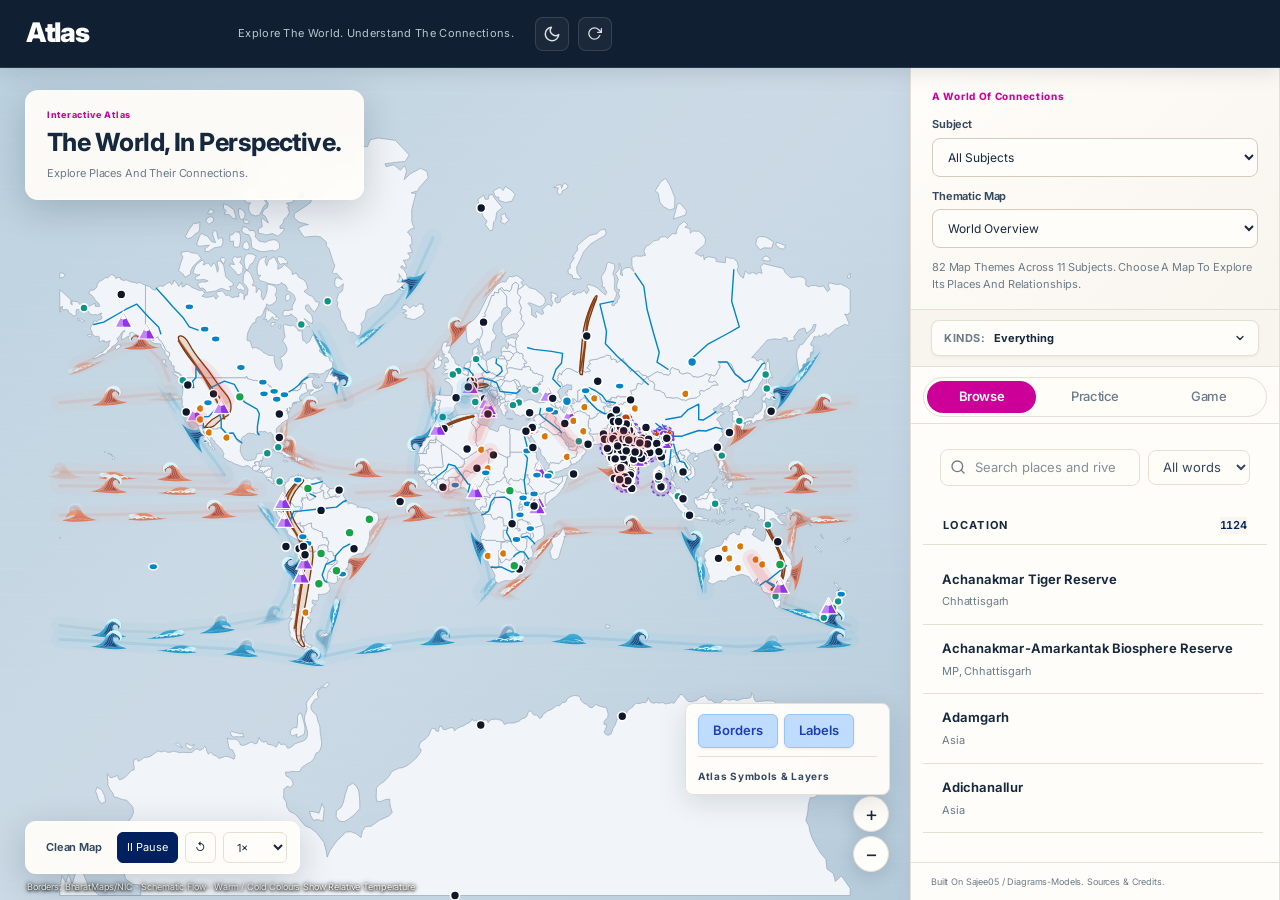
<file: index.html>
<!doctype html>
<html lang="en" data-theme="light">
<head>
<meta charset="utf-8">
<meta name="viewport" content="width=device-width,initial-scale=1,viewport-fit=cover">
<meta name="description" content="Mapping Atlas — Interactive UPSC CSE Geography Learning Tool with 2D Cartographic Map, Ocean Currents, Quiz, and Recall Modes">
<title>Interactive Atlas — Explore, Understand, Recall</title>
<link rel="preconnect" href="https://fonts.googleapis.com">
<link rel="preconnect" href="https://fonts.gstatic.com" crossorigin>
<link rel="stylesheet" href="https://fonts.googleapis.com/css2?family=JetBrains+Mono:ital,wght@0,300;0,400;0,500;0,600;0,700;1,400&family=Inter:wght@400;500;600;700&display=swap">
<!-- Stylesheet -->
<link rel="stylesheet" href="world-map/assets/css/app.css?v=5">
<link rel="stylesheet" href="world-map/assets/css/se7en.css?v=3">
</head>
<body>
<div id="app">
  <!-- Header Bar -->
  <header class="app-header">
    <div class="header-left">
      <div class="logo">
        <span class="logo-icon">
          <svg width="20" height="20" viewBox="0 0 24 24" fill="none" stroke="currentColor" stroke-width="2" stroke-linecap="round" stroke-linejoin="round"><circle cx="12" cy="12" r="10"/><path d="M12 2a14.5 14.5 0 0 0 0 20 14.5 14.5 0 0 0 0-20"/><path d="M2 12h20"/></svg>
        </span>
        <span class="logo-text">Atlas</span>
        <span class="logo-sub">ATLAS</span>
      </div>
    </div>
    <div class="header-right"><span class="se7en-header-note">Explore The World. Understand The Connections.</span>
      <button class="icon-btn" id="themeToggle" title="Switch to Dark Mode" aria-label="Toggle theme">
        <svg width="18" height="18" viewBox="0 0 24 24" fill="none" stroke="currentColor" stroke-width="2" stroke-linecap="round" stroke-linejoin="round">
          <path d="M21 12.79A9 9 0 1 1 11.21 3 7 7 0 0 0 21 12.79z"></path>
        </svg>
      </button>
      <button class="icon-btn" id="resetView" title="Reset View" aria-label="Reset map view">
        <svg width="15" height="15" viewBox="0 0 24 24" fill="none" stroke="currentColor" stroke-width="2" stroke-linecap="round" stroke-linejoin="round"><polyline points="23 4 23 10 17 10"/><path d="M20.49 15a9 9 0 1 1-2.12-9.36L23 10"/></svg>
      </button>
    </div>
  </header>

  <div class="app-body">
    <!-- Side Panel -->
    <aside class="side-panel" id="sidePanel"><section class="se7en-library" aria-label="Subject and thematic map library"><div class="eyebrow">A World Of Connections</div><label for="se7enSubject">Subject</label><select id="se7enSubject"><option value="all">All Subjects</option></select><label for="se7enTheme">Thematic Map</label><select id="se7enTheme"><option value="all">World Overview</option></select><p class="theme-description" id="themeDescription">Choose a subject and map to explore its places, relationships and notes.</p><div id="ramsarNotesAccess" class="ramsar-notes-access" hidden><a href="world-map/notes/India_103_Ramsar_Sites_Notes.md" download>Download All 103 Ramsar Notes (.md)</a></div></section>
      <!-- Kinds Multi-Select Grouped Dropdown placed ABOVE Browse, Practice, Game -->
      <div class="sidebar-kinds-header-bar">
        <div class="sidebar-dropdown-wrapper" id="layerDropdownWrapper">
          <button type="button" class="sidebar-dropdown-trigger" id="layerDropdownBtn" aria-haspopup="true" aria-expanded="false" title="Filter map features and layers">
            <span class="trigger-label">
              <span class="trigger-prefix">KINDS:</span>
              <strong id="layerDropdownLabel">Everything</strong>
            </span>
            <svg class="dropdown-chevron" width="12" height="12" viewBox="0 0 24 24" fill="none" stroke="currentColor" stroke-width="2.5" stroke-linecap="round" stroke-linejoin="round">
              <path d="M6 9l6 6 6-6"/>
            </svg>
          </button>

          <div class="sidebar-dropdown-menu hidden" id="layerDropdownMenu" role="menu" aria-label="Map layers filter">
            <!-- Master Everything Toggle -->
            <div class="dropdown-master-row">
              <label class="dropdown-item master-item" for="chkSelectAllLayers">
                <input type="checkbox" id="chkSelectAllLayers" checked>
                <span class="custom-chk"></span>
                <span class="item-name">Everything</span>
              </label>
            </div>

            <!-- Group 1: India -->
            <div class="dropdown-group" data-group="india">
              <div class="dropdown-group-header">
                <span class="group-title">INDIA</span>
                <button type="button" class="group-quick-toggle" data-target-group="india" title="Toggle all India layers">All</button>
              </div>
              <div class="dropdown-group-items">
                <label class="dropdown-item">
                  <input type="checkbox" class="layer-chk" data-category="national_park" data-group="india" checked>
                  <span class="custom-chk chk-national_park"></span>
                  <span class="chk-color" style="background:#15803d;"></span>
                  <span class="item-name">National Parks</span>
                  <span class="chk-count">106</span>
                  <button type="button" class="item-only-btn" data-category="national_park" title="Show only National Parks">only</button>
                </label>
                <label class="dropdown-item">
                  <input type="checkbox" class="layer-chk" data-category="tiger_reserve" data-group="india" checked>
                  <span class="custom-chk chk-tiger_reserve"></span>
                  <span class="chk-color" style="background:#78350f;"></span>
                  <span class="item-name">Tiger Reserves</span>
                  <span class="chk-count">23</span>
                  <button type="button" class="item-only-btn" data-category="tiger_reserve" title="Show only Tiger Reserves">only</button>
                </label>
                <label class="dropdown-item">
                  <input type="checkbox" class="layer-chk" data-category="biosphere_reserve" data-group="india" checked>
                  <span class="custom-chk chk-biosphere_reserve"></span>
                  <span class="chk-color" style="background:#6b21a8;"></span>
                  <span class="item-name">Biosphere Reserves</span>
                  <span class="chk-count">18</span>
                  <button type="button" class="item-only-btn" data-category="biosphere_reserve" title="Show only Biosphere Reserves">only</button>
                </label>
                <label class="dropdown-item">
                  <input type="checkbox" class="layer-chk" data-category="ramsar_site" data-group="india" checked>
                  <span class="custom-chk chk-ramsar_site"></span>
                  <span class="chk-color" style="background:#0f766e;"></span>
                  <span class="item-name">Ramsar Sites</span>
                  <span class="chk-count">18</span>
                  <button type="button" class="item-only-btn" data-category="ramsar_site" title="Show only Ramsar Sites">only</button>
                </label>
                <label class="dropdown-item">
                  <input type="checkbox" class="layer-chk" data-category="river" data-group="india" checked>
                  <span class="custom-chk chk-river"></span>
                  <span class="chk-color" style="background:#0284c7;"></span>
                  <span class="item-name">Rivers</span>
                  <span class="chk-count">106</span>
                  <button type="button" class="item-only-btn" data-category="river" title="Show only Rivers">only</button>
                </label>
                <label class="dropdown-item">
                  <input type="checkbox" class="layer-chk" data-category="mountain" data-group="india" checked>
                  <span class="custom-chk chk-mountain"></span>
                  <span class="chk-color" style="background:#854d0e;"></span>
                  <span class="item-name">Mountain Ranges</span>
                  <span class="chk-count">26</span>
                  <button type="button" class="item-only-btn" data-category="mountain" title="Show only Mountain Ranges">only</button>
                </label>
                <label class="dropdown-item">
                  <input type="checkbox" class="layer-chk" data-category="peak" data-group="india" checked>
                  <span class="custom-chk chk-peak"></span>
                  <span class="chk-color" style="background:#9333ea;"></span>
                  <span class="item-name">Peaks</span>
                  <span class="chk-count">21</span>
                  <button type="button" class="item-only-btn" data-category="peak" title="Show only Peaks">only</button>
                </label>
                <label class="dropdown-item">
                  <input type="checkbox" class="layer-chk" data-category="pass" data-group="india" checked>
                  <span class="custom-chk chk-pass"></span>
                  <span class="chk-color" style="background:#c2410c;"></span>
                  <span class="item-name">Passes</span>
                  <span class="chk-count">20</span>
                  <button type="button" class="item-only-btn" data-category="pass" title="Show only Passes">only</button>
                </label>
                <label class="dropdown-item">
                  <input type="checkbox" class="layer-chk" data-category="glacier" data-group="india" checked>
                  <span class="custom-chk chk-glacier"></span>
                  <span class="chk-color" style="background:#0e7490;"></span>
                  <span class="item-name">Glaciers</span>
                  <span class="chk-count">10</span>
                  <button type="button" class="item-only-btn" data-category="glacier" title="Show only Glaciers">only</button>
                </label>
                <label class="dropdown-item">
                  <input type="checkbox" class="layer-chk" data-category="states" data-group="india" checked>
                  <span class="custom-chk chk-states"></span>
                  <span class="chk-color" style="background:#64748b;"></span>
                  <span class="item-name">States</span>
                  <span class="chk-count">36</span>
                  <button type="button" class="item-only-btn" data-category="states" title="Show only States">only</button>
                </label>
              </div>
            </div>

            <!-- Group 2: World -->
            <div class="dropdown-group" data-group="world">
              <div class="dropdown-group-header">
                <span class="group-title">WORLD</span>
                <button type="button" class="group-quick-toggle" data-target-group="world" title="Toggle all World layers">All</button>
              </div>
              <div class="dropdown-group-items">
                <label class="dropdown-item">
                  <input type="checkbox" class="layer-chk" data-category="current" data-group="world" checked>
                  <span class="custom-chk chk-current"></span>
                  <span class="chk-color" style="background:#0284c7;"></span>
                  <span class="item-name">Ocean Currents</span>
                  <span class="chk-count">30</span>
                  <button type="button" class="item-only-btn" data-category="current" title="Show only Ocean Currents">only</button>
                </label>
                <label class="dropdown-item">
                  <input type="checkbox" class="layer-chk" data-category="wind" data-group="world" checked>
                  <span class="custom-chk chk-wind"></span>
                  <span class="chk-color" style="background:#ea580c;"></span>
                  <span class="item-name">Local Winds</span>
                  <span class="chk-count">12</span>
                  <button type="button" class="item-only-btn" data-category="wind" title="Show only Local Winds">only</button>
                </label>
                <label class="dropdown-item">
                  <input type="checkbox" class="layer-chk" data-category="country" data-group="world" checked>
                  <span class="custom-chk chk-country"></span>
                  <span class="chk-color" style="background:#2563eb;"></span>
                  <span class="item-name">Countries</span>
                  <span class="chk-count">195</span>
                  <button type="button" class="item-only-btn" data-category="country" title="Show only Countries">only</button>
                </label>
                <label class="dropdown-item">
                  <input type="checkbox" class="layer-chk" data-category="lake" data-group="world" checked>
                  <span class="custom-chk chk-lake"></span>
                  <span class="chk-color" style="background:#0284c7;"></span>
                  <span class="item-name">Lakes</span>
                  <span class="chk-count">35</span>
                  <button type="button" class="item-only-btn" data-category="lake" title="Show only Lakes">only</button>
                </label>
                <label class="dropdown-item">
                  <input type="checkbox" class="layer-chk" data-category="desert" data-group="world" checked>
                  <span class="custom-chk chk-desert"></span>
                  <span class="chk-color" style="background:#d97706;"></span>
                  <span class="item-name">Deserts</span>
                  <span class="chk-count">25</span>
                  <button type="button" class="item-only-btn" data-category="desert" title="Show only Deserts">only</button>
                </label>
                <label class="dropdown-item">
                  <input type="checkbox" class="layer-chk" data-category="grassland" data-group="world" checked>
                  <span class="custom-chk chk-grassland"></span>
                  <span class="chk-color" style="background:#16a34a;"></span>
                  <span class="item-name">Grasslands</span>
                  <span class="chk-count">11</span>
                  <button type="button" class="item-only-btn" data-category="grassland" title="Show only Grasslands">only</button>
                </label>
                <label class="dropdown-item">
                  <input type="checkbox" class="layer-chk" data-category="strait" data-group="world" checked>
                  <span class="custom-chk chk-strait"></span>
                  <span class="chk-color" style="background:#0d9488;"></span>
                  <span class="item-name">Straits</span>
                  <span class="chk-count">34</span>
                  <button type="button" class="item-only-btn" data-category="strait" title="Show only Straits">only</button>
                </label>
              </div>
            </div>
          </div>
        </div>
      </div>

      <!-- Browse | Practice | Game (Segmented control moved to sidebar top) -->
      <div class="sidebar-modes-bar">
        <nav class="mode-tabs" id="modeTabs" role="tablist">
          <button class="mode-tab active" data-mode="browse" role="tab" aria-selected="true" id="tab-browse">Browse</button>
          <button class="mode-tab" data-mode="quiz" role="tab" aria-selected="false" id="tab-quiz">Practice</button>
          <button class="mode-tab" data-mode="recall" role="tab" aria-selected="false" id="tab-recall">Game</button>
        </nav>
      </div>

      <!-- Browse Mode (List & Detail View integrated) -->
      <div class="panel-section" id="browsePanel" role="tabpanel">
        <!-- Detail Subview inside Browse (shown when an entity is selected) -->
        <div class="browse-detail-subview hidden" id="browseDetailSubview">
          <div class="panel-nav">
            <button class="back-btn" id="browseBackToList" aria-label="Back to list">← Back to List</button>
            <div class="nav-arrows">
              <button class="nav-btn" id="prevEntity" aria-label="Previous feature">‹</button>
              <button class="nav-btn" id="nextEntity" aria-label="Next feature">›</button>
            </div>
          </div>
          <div class="entity-detail" id="entityDetail"></div>
        </div>

        <!-- Master List Subview inside Browse -->
        <div class="browse-list-subview" id="browseListSubview">
          <!-- Search Header Row -->
          <div class="search-header-row">
            <div class="search-input-wrap">
              <svg class="search-magnifier" width="16" height="16" viewBox="0 0 24 24" fill="none" stroke="currentColor" stroke-width="2" stroke-linecap="round" stroke-linejoin="round">
                <circle cx="11" cy="11" r="8"></circle>
                <line x1="21" y1="21" x2="16.65" y2="16.65"></line>
              </svg>
              <input type="search" id="searchInput" placeholder="Search places and rivers" aria-label="Search places and rivers" autocomplete="off">
            </div>
            <div class="search-mode-select-wrap">
              <select id="searchModeSelect" aria-label="Filter mode">
                <option value="all">All words</option>
                <option value="any">Any word</option>
              </select>
            </div>
          </div>

          <!-- Section Heading: Location with Dynamic Item Count -->
          <div class="sidebar-location-header">
            <span class="location-title" id="locationHeaderTitle">Location</span>
            <span class="location-count" id="resultsInfo">0</span>
          </div>

          <!-- Master Clean Entity List -->
          <div class="entity-list" id="entityList" role="list"></div>
        </div>
      </div>

      <!-- Quiz Panel -->
      <div class="panel-section hidden" id="quizPanel" role="tabpanel">
        <div class="quiz-header">
          <div class="quiz-score" id="quizScore">Score: 0/0</div>
          <div class="quiz-progress" id="quizProgressBar">
            <div class="quiz-progress-fill" id="quizFill"></div>
          </div>
        </div>

        <!-- Collapsible Filter Drawer & Compact Active Bar -->
        <div class="quiz-config-bar hidden" id="quizConfigBar">
          <div class="config-summary" id="quizConfigSummary">
            <span class="config-pill">🌐 All</span>
            <span class="config-pill">All Types</span>
            <span class="config-pill">MCQ</span>
          </div>
          <button type="button" class="config-toggle-btn" id="quizConfigToggleBtn" title="Show/Hide Quiz Filters">⚙ Filters</button>
        </div>

        <div class="quiz-filters-drawer" id="quizFiltersDrawer">
          <div class="quiz-filters">
            <select id="quizContinent" aria-label="Quiz region filter">
              <option value="">All Continents</option>
              <option value="India">🇮🇳 India Only</option>
              <option value="South America">South America</option>
              <option value="Africa">Africa</option>
              <option value="North America">North America</option>
              <option value="Europe">Europe</option>
              <option value="Asia">Asia</option>
              <option value="Australia & Oceania">Australia &amp; Oceania</option>
            </select>

            <!-- Grouped Multi-Select Dropdown for Practice (Supports intragroup, intergroup & mixed testing) -->
            <div class="sidebar-dropdown-wrapper" id="quizTypeWrapper">
              <button type="button" class="sidebar-dropdown-trigger" id="quizTypeBtn" aria-haspopup="true" aria-expanded="false" title="Filter types to practice">
                <span class="trigger-label" id="quizTypeLabel">All Types</span>
                <span class="trigger-badge" id="quizTypeBadge">All</span>
                <svg class="dropdown-chevron" width="12" height="12" viewBox="0 0 24 24" fill="none" stroke="currentColor" stroke-width="2.5" stroke-linecap="round" stroke-linejoin="round"><path d="M6 9l6 6 6-6"/></svg>
              </button>
              <div class="sidebar-dropdown-menu hidden" id="quizTypeMenu" role="menu">
                <div class="dropdown-quick-actions">
                  <button type="button" class="quick-pill-btn" data-action="all" data-target="quiz">All</button>
                  <button type="button" class="quick-pill-btn" data-action="india" data-target="quiz">🇮🇳 India</button>
                  <button type="button" class="quick-pill-btn" data-action="world" data-target="quiz">🌐 World</button>
                  <button type="button" class="quick-pill-btn" data-action="clear" data-target="quiz">Clear</button>
                </div>
                <div class="dropdown-group">
                  <div class="dropdown-group-header">
                    <span>INDIA</span>
                    <button type="button" class="group-select-btn" data-group="india" data-target="quiz">All</button>
                  </div>
                  <div class="dropdown-group-items">
                    <label class="dropdown-item"><input type="checkbox" class="quiz-type-chk" data-type="national_park" data-group="india" checked><span class="chk-color" style="background:#15803d;"></span><span class="item-name">National Parks</span><span class="chk-count">106</span><button type="button" class="item-only-btn" data-type="national_park" data-target="quiz" title="Test only National Parks">only</button></label>
                    <label class="dropdown-item"><input type="checkbox" class="quiz-type-chk" data-type="tiger_reserve" data-group="india" checked><span class="chk-color" style="background:#78350f;"></span><span class="item-name">Tiger Reserves</span><span class="chk-count">23</span><button type="button" class="item-only-btn" data-type="tiger_reserve" data-target="quiz" title="Test only Tiger Reserves">only</button></label>
                    <label class="dropdown-item"><input type="checkbox" class="quiz-type-chk" data-type="biosphere_reserve" data-group="india" checked><span class="chk-color" style="background:#6b21a8;"></span><span class="item-name">Biosphere Reserves</span><span class="chk-count">18</span><button type="button" class="item-only-btn" data-type="biosphere_reserve" data-target="quiz" title="Test only Biosphere Reserves">only</button></label>
                    <label class="dropdown-item"><input type="checkbox" class="quiz-type-chk" data-type="ramsar_site" data-group="india" checked><span class="chk-color" style="background:#0f766e;"></span><span class="item-name">Ramsar Sites</span><span class="chk-count">18</span><button type="button" class="item-only-btn" data-type="ramsar_site" data-target="quiz" title="Test only Ramsar Sites">only</button></label>
                    <label class="dropdown-item"><input type="checkbox" class="quiz-type-chk" data-type="river" data-group="india" checked><span class="chk-color" style="background:#0284c7;"></span><span class="item-name">Rivers</span><span class="chk-count">106</span><button type="button" class="item-only-btn" data-type="river" data-target="quiz" title="Test only Rivers">only</button></label>
                    <label class="dropdown-item"><input type="checkbox" class="quiz-type-chk" data-type="mountain" data-group="india" checked><span class="chk-color" style="background:#854d0e;"></span><span class="item-name">Mountain Ranges</span><span class="chk-count">26</span><button type="button" class="item-only-btn" data-type="mountain" data-target="quiz" title="Test only Mountain Ranges">only</button></label>
                    <label class="dropdown-item"><input type="checkbox" class="quiz-type-chk" data-type="peak" data-group="india" checked><span class="chk-color" style="background:#9333ea;"></span><span class="item-name">Peaks</span><span class="chk-count">21</span><button type="button" class="item-only-btn" data-type="peak" data-target="quiz" title="Test only Peaks">only</button></label>
                    <label class="dropdown-item"><input type="checkbox" class="quiz-type-chk" data-type="pass" data-group="india" checked><span class="chk-color" style="background:#c2410c;"></span><span class="item-name">Passes</span><span class="chk-count">20</span><button type="button" class="item-only-btn" data-type="pass" data-target="quiz" title="Test only Passes">only</button></label>
                    <label class="dropdown-item"><input type="checkbox" class="quiz-type-chk" data-type="glacier" data-group="india" checked><span class="chk-color" style="background:#0e7490;"></span><span class="item-name">Glaciers</span><span class="chk-count">10</span><button type="button" class="item-only-btn" data-type="glacier" data-target="quiz" title="Test only Glaciers">only</button></label>
                    <label class="dropdown-item"><input type="checkbox" class="quiz-type-chk" data-type="states" data-group="india" checked><span class="chk-color" style="background:#64748b;"></span><span class="item-name">States &amp; UTs</span><span class="chk-count">36</span><button type="button" class="item-only-btn" data-type="states" data-target="quiz" title="Test only States &amp; UTs">only</button></label>
                  </div>
                </div>
                <div class="dropdown-group">
                  <div class="dropdown-group-header">
                    <span>WORLD</span>
                    <button type="button" class="group-select-btn" data-group="world" data-target="quiz">All</button>
                  </div>
                  <div class="dropdown-group-items">
                    <label class="dropdown-item"><input type="checkbox" class="quiz-type-chk" data-type="country" data-group="world" checked><span class="chk-color" style="background:#2563eb;"></span><span class="item-name">Countries</span><span class="chk-count">195</span><button type="button" class="item-only-btn" data-type="country" data-target="quiz" title="Test only Countries">only</button></label>
                    <label class="dropdown-item"><input type="checkbox" class="quiz-type-chk" data-type="current" data-group="world" checked><span class="chk-color" style="background:#0284c7;"></span><span class="item-name">Ocean Currents</span><span class="chk-count">30</span><button type="button" class="item-only-btn" data-type="current" data-target="quiz" title="Test only Ocean Currents">only</button></label>
                    <label class="dropdown-item"><input type="checkbox" class="quiz-type-chk" data-type="wind" data-group="world" checked><span class="chk-color" style="background:#ea580c;"></span><span class="item-name">Local Winds</span><span class="chk-count">12</span><button type="button" class="item-only-btn" data-type="wind" data-target="quiz" title="Test only Local Winds">only</button></label>
                    <label class="dropdown-item"><input type="checkbox" class="quiz-type-chk" data-type="lake" data-group="world" checked><span class="chk-color" style="background:#0ea5e9;"></span><span class="item-name">Lakes</span><span class="chk-count">35</span><button type="button" class="item-only-btn" data-type="lake" data-target="quiz" title="Test only Lakes">only</button></label>
                    <label class="dropdown-item"><input type="checkbox" class="quiz-type-chk" data-type="desert" data-group="world" checked><span class="chk-color" style="background:#d97706;"></span><span class="item-name">Deserts</span><span class="chk-count">25</span><button type="button" class="item-only-btn" data-type="desert" data-target="quiz" title="Test only Deserts">only</button></label>
                    <label class="dropdown-item"><input type="checkbox" class="quiz-type-chk" data-type="grassland" data-group="world" checked><span class="chk-color" style="background:#16a34a;"></span><span class="item-name">Grasslands</span><span class="chk-count">11</span><button type="button" class="item-only-btn" data-type="grassland" data-target="quiz" title="Test only Grasslands">only</button></label>
                    <label class="dropdown-item"><input type="checkbox" class="quiz-type-chk" data-type="strait" data-group="world" checked><span class="chk-color" style="background:#0d9488;"></span><span class="item-name">Straits</span><span class="chk-count">34</span><button type="button" class="item-only-btn" data-type="strait" data-target="quiz" title="Test only Straits">only</button></label>
                  </div>
                </div>
              </div>
            </div>

            <select id="quizStyle" aria-label="Quiz style">
              <option value="evidence">Notes-Based Questions</option><option value="mcq">Multiple Choice</option>
              <option value="map">Map Identification</option>
              <option value="mixed">Mixed</option>
            </select>
            <button class="primary-btn" id="startQuiz">Start Quiz</button>
          </div>
        </div>
        <div class="quiz-card" id="quizCard"></div>
        <div class="quiz-missed" id="quizMissed"></div>
      </div>

      <!-- Recall Panel -->
      <div class="panel-section hidden" id="recallPanel" role="tabpanel">
        <div class="recall-header">
          <h2>Recall Mode</h2>
          <p class="muted">Hide labels, recall facts, reveal answers</p>
        </div>

        <!-- Collapsible Recall Filter Drawer & Compact Active Bar -->
        <div class="quiz-config-bar hidden" id="recallConfigBar">
          <div class="config-summary" id="recallConfigSummary">
            <span class="config-pill">🌐 All</span>
            <span class="config-pill">All Types</span>
          </div>
          <button type="button" class="config-toggle-btn" id="recallConfigToggleBtn" title="Show/Hide Recall Filters">⚙ Filters</button>
        </div>

        <div class="quiz-filters-drawer" id="recallFiltersDrawer">
          <div class="recall-controls">
            <select id="recallContinent" aria-label="Recall region filter">
              <option value="">All Continents</option>
              <option value="India">🇮🇳 India Only</option>
              <option value="South America">South America</option>
              <option value="Africa">Africa</option>
              <option value="North America">North America</option>
              <option value="Europe">Europe</option>
              <option value="Asia">Asia</option>
              <option value="Australia & Oceania">Australia &amp; Oceania</option>
            </select>

            <!-- Grouped Multi-Select Dropdown for Recall Mode -->
            <div class="sidebar-dropdown-wrapper" id="recallTypeWrapper">
              <button type="button" class="sidebar-dropdown-trigger" id="recallTypeBtn" aria-haspopup="true" aria-expanded="false" title="Filter types to recall">
                <span class="trigger-label" id="recallTypeLabel">All Types</span>
                <span class="trigger-badge" id="recallTypeBadge">All</span>
                <svg class="dropdown-chevron" width="12" height="12" viewBox="0 0 24 24" fill="none" stroke="currentColor" stroke-width="2.5" stroke-linecap="round" stroke-linejoin="round"><path d="M6 9l6 6 6-6"/></svg>
              </button>
              <div class="sidebar-dropdown-menu hidden" id="recallTypeMenu" role="menu">
                <div class="dropdown-quick-actions">
                  <button type="button" class="quick-pill-btn" data-action="all" data-target="recall">All</button>
                  <button type="button" class="quick-pill-btn" data-action="india" data-target="recall">🇮🇳 India</button>
                  <button type="button" class="quick-pill-btn" data-action="world" data-target="recall">🌐 World</button>
                  <button type="button" class="quick-pill-btn" data-action="clear" data-target="recall">Clear</button>
                </div>
                <div class="dropdown-group">
                  <div class="dropdown-group-header">
                    <span>INDIA</span>
                    <button type="button" class="group-select-btn" data-group="india" data-target="recall">All</button>
                  </div>
                  <div class="dropdown-group-items">
                    <label class="dropdown-item"><input type="checkbox" class="recall-type-chk" data-type="national_park" data-group="india" checked><span class="chk-color" style="background:#15803d;"></span><span class="item-name">National Parks</span><span class="chk-count">106</span><button type="button" class="item-only-btn" data-type="national_park" data-target="recall" title="Recall only National Parks">only</button></label>
                    <label class="dropdown-item"><input type="checkbox" class="recall-type-chk" data-type="tiger_reserve" data-group="india" checked><span class="chk-color" style="background:#78350f;"></span><span class="item-name">Tiger Reserves</span><span class="chk-count">23</span><button type="button" class="item-only-btn" data-type="tiger_reserve" data-target="recall" title="Recall only Tiger Reserves">only</button></label>
                    <label class="dropdown-item"><input type="checkbox" class="recall-type-chk" data-type="biosphere_reserve" data-group="india" checked><span class="chk-color" style="background:#6b21a8;"></span><span class="item-name">Biosphere Reserves</span><span class="chk-count">18</span><button type="button" class="item-only-btn" data-type="biosphere_reserve" data-target="recall" title="Recall only Biosphere Reserves">only</button></label>
                    <label class="dropdown-item"><input type="checkbox" class="recall-type-chk" data-type="ramsar_site" data-group="india" checked><span class="chk-color" style="background:#0f766e;"></span><span class="item-name">Ramsar Sites</span><span class="chk-count">18</span><button type="button" class="item-only-btn" data-type="ramsar_site" data-target="recall" title="Recall only Ramsar Sites">only</button></label>
                    <label class="dropdown-item"><input type="checkbox" class="recall-type-chk" data-type="river" data-group="india" checked><span class="chk-color" style="background:#0284c7;"></span><span class="item-name">Rivers</span><span class="chk-count">106</span><button type="button" class="item-only-btn" data-type="river" data-target="recall" title="Recall only Rivers">only</button></label>
                    <label class="dropdown-item"><input type="checkbox" class="recall-type-chk" data-type="mountain" data-group="india" checked><span class="chk-color" style="background:#854d0e;"></span><span class="item-name">Mountain Ranges</span><span class="chk-count">26</span><button type="button" class="item-only-btn" data-type="mountain" data-target="recall" title="Recall only Mountain Ranges">only</button></label>
                    <label class="dropdown-item"><input type="checkbox" class="recall-type-chk" data-type="peak" data-group="india" checked><span class="chk-color" style="background:#9333ea;"></span><span class="item-name">Peaks</span><span class="chk-count">21</span><button type="button" class="item-only-btn" data-type="peak" data-target="recall" title="Recall only Peaks">only</button></label>
                    <label class="dropdown-item"><input type="checkbox" class="recall-type-chk" data-type="pass" data-group="india" checked><span class="chk-color" style="background:#c2410c;"></span><span class="item-name">Passes</span><span class="chk-count">20</span><button type="button" class="item-only-btn" data-type="pass" data-target="recall" title="Recall only Passes">only</button></label>
                    <label class="dropdown-item"><input type="checkbox" class="recall-type-chk" data-type="glacier" data-group="india" checked><span class="chk-color" style="background:#0e7490;"></span><span class="item-name">Glaciers</span><span class="chk-count">10</span><button type="button" class="item-only-btn" data-type="glacier" data-target="recall" title="Recall only Glaciers">only</button></label>
                    <label class="dropdown-item"><input type="checkbox" class="recall-type-chk" data-type="states" data-group="india" checked><span class="chk-color" style="background:#64748b;"></span><span class="item-name">States &amp; UTs</span><span class="chk-count">36</span><button type="button" class="item-only-btn" data-type="states" data-target="recall" title="Recall only States &amp; UTs">only</button></label>
                  </div>
                </div>
                <div class="dropdown-group">
                  <div class="dropdown-group-header">
                    <span>WORLD</span>
                    <button type="button" class="group-select-btn" data-group="world" data-target="recall">All</button>
                  </div>
                  <div class="dropdown-group-items">
                    <label class="dropdown-item"><input type="checkbox" class="recall-type-chk" data-type="country" data-group="world" checked><span class="chk-color" style="background:#2563eb;"></span><span class="item-name">Countries</span><span class="chk-count">195</span><button type="button" class="item-only-btn" data-type="country" data-target="recall" title="Recall only Countries">only</button></label>
                    <label class="dropdown-item"><input type="checkbox" class="recall-type-chk" data-type="current" data-group="world" checked><span class="chk-color" style="background:#0284c7;"></span><span class="item-name">Ocean Currents</span><span class="chk-count">30</span><button type="button" class="item-only-btn" data-type="current" data-target="recall" title="Recall only Ocean Currents">only</button></label>
                    <label class="dropdown-item"><input type="checkbox" class="recall-type-chk" data-type="wind" data-group="world" checked><span class="chk-color" style="background:#ea580c;"></span><span class="item-name">Local Winds</span><span class="chk-count">12</span><button type="button" class="item-only-btn" data-type="wind" data-target="recall" title="Recall only Local Winds">only</button></label>
                    <label class="dropdown-item"><input type="checkbox" class="recall-type-chk" data-type="lake" data-group="world" checked><span class="chk-color" style="background:#0ea5e9;"></span><span class="item-name">Lakes</span><span class="chk-count">35</span><button type="button" class="item-only-btn" data-type="lake" data-target="recall" title="Recall only Lakes">only</button></label>
                    <label class="dropdown-item"><input type="checkbox" class="recall-type-chk" data-type="desert" data-group="world" checked><span class="chk-color" style="background:#d97706;"></span><span class="item-name">Deserts</span><span class="chk-count">25</span><button type="button" class="item-only-btn" data-type="desert" data-target="recall" title="Recall only Deserts">only</button></label>
                    <label class="dropdown-item"><input type="checkbox" class="recall-type-chk" data-type="grassland" data-group="world" checked><span class="chk-color" style="background:#16a34a;"></span><span class="item-name">Grasslands</span><span class="chk-count">11</span><button type="button" class="item-only-btn" data-type="grassland" data-target="recall" title="Recall only Grasslands">only</button></label>
                    <label class="dropdown-item"><input type="checkbox" class="recall-type-chk" data-type="strait" data-group="world" checked><span class="chk-color" style="background:#0d9488;"></span><span class="item-name">Straits</span><span class="chk-count">34</span><button type="button" class="item-only-btn" data-type="strait" data-target="recall" title="Recall only Straits">only</button></label>
                  </div>
                </div>
              </div>
            </div>

            <button class="primary-btn" id="startRecall">Begin Recall</button>
          </div>
        </div>
        <div class="recall-card" id="recallCard"></div>
        <div class="recall-progress" id="recallProgress"></div>
      </div>
    <div class="se7en-attribution">Built on <a href="https://github.com/sajee05/Diagrams-Models" target="_blank" rel="noopener">sajee05 / Diagrams-Models</a>. <a href="CREDITS.md" target="_blank" rel="noopener">Sources &amp; credits</a>.</div></aside>

    <!-- Map Stage (Right) -->
    <div class="map-stage" id="mapStage"><div class="se7en-map-heading"><div class="overline" id="se7enMapSubject">Interactive Atlas</div><h1 id="se7enMapTitle">The World, In Perspective.</h1><p id="se7enMapSubtitle">Explore Places And Their Connections.</p></div><div class="se7en-map-controls" aria-label="Terrain and animation controls"><span class="clean-map-label">Clean Map</span><button id="se7enPlay" aria-pressed="true">Ⅱ Pause</button><button id="se7enReplay" aria-label="Replay movement">↺</button><select id="se7enSpeed" aria-label="Animation speed"><option value="0.5">0.5×</option><option value="1" selected>1×</option><option value="2">2×</option></select></div><div class="se7en-map-credit">Borders: BharatMaps/NIC · Schematic Flow · Warm / Cold Colours Show Relative Temperature</div>
      <!-- High-Performance Interactive SVG Vector Map Stage (Zero Leaflet) -->
      <div class="mp-stage" id="vectorMapStage" tabindex="0" role="region" aria-label="Interactive Vector Map"></div>

      <!-- Map Overlays -->
      <div class="map-overlays">
        <div class="zoom-controls">
          <button class="zoom-btn" id="zoomIn" aria-label="Zoom in">+</button>
          <button class="zoom-btn" id="zoomOut" aria-label="Zoom out">−</button>
        </div>
        <div class="map-tooltip" id="mapTooltip"></div>

        <!-- Atlas Symbols & Legends with Master Borders & Labels Switch on top -->
        <div class="currents-legend" id="currentsLegend">
          <div class="legend-toggles-bar">
            <button class="map-pill-btn active" id="toggleBorders" title="Master switch: Toggle boundaries" aria-pressed="true">Borders</button>
            <button class="map-pill-btn active" id="toggleLabels" title="Master switch: Toggle labels" aria-pressed="true">Labels</button>
          </div>
          <div class="currents-legend-title">Atlas Symbols &amp; Layers</div>
          <div class="currents-legend-items">
            <div class="currents-legend-item">
              <span class="current-line warm"></span>
              <span>Warm Current</span>
            </div>
            <div class="currents-legend-item">
              <span class="current-line cold"></span>
              <span>Cold Current</span>
            </div>
            <div class="currents-legend-item">
              <span class="current-line" style="background:rgba(239, 68, 68, 0.45); box-shadow:0 0 6px rgba(239, 68, 68, 0.35);"></span>
              <span>Warm Wind (Hot/Dry Shadow)</span>
            </div>
            <div class="currents-legend-item">
              <span class="current-line" style="background:rgba(2, 132, 199, 0.45); box-shadow:0 0 6px rgba(2, 132, 199, 0.35);"></span>
              <span>Cold Wind (Polar Shadow)</span>
            </div>
            <div class="currents-legend-item">
              <span class="legend-badge" style="color:#15803d; font-size:12px;">🌲</span>
              <span>National Park (Green zone)</span>
            </div>
            <div class="currents-legend-item">
              <span class="legend-badge" style="color:#78350f; font-size:12px;">🐅</span>
              <span>Tiger Reserve (Brown zone)</span>
            </div>
            <div class="currents-legend-item">
              <span class="legend-badge" style="color:#854d0e; font-size:12px;">〰️</span>
              <span>Mountain Range (Contour zone)</span>
            </div>
            <div class="currents-legend-item">
              <span class="legend-badge" style="color:#9333ea; font-weight:bold;">▲</span>
              <span>Mountain Peak (Snow cap)</span>
            </div>
            <div class="currents-legend-item">
              <span class="legend-badge" style="color:#0ea5e9; font-weight:bold;">◆</span>
              <span>Glacier (Crystalline ice)</span>
            </div>
            <div class="currents-legend-item">
              <span class="legend-badge" style="color:#0284c7; font-weight:bold;">〜</span>
              <span>Flowing River</span>
            </div>
            <div class="currents-legend-item">
              <span class="legend-badge" style="color:#d97706; font-weight:bold;">☽</span>
              <span>Desert Dune</span>
            </div>
            <div class="currents-legend-item">
              <span class="legend-badge" style="color:#0d9488; font-weight:bold;">)(</span>
              <span>Maritime Strait</span>
            </div>
          </div>
        </div>
      </div>

      <!-- Quiz highlight overlay -->
      <div class="quiz-prompt-overlay hidden" id="quizPromptOverlay">
        <div class="quiz-prompt-text" id="quizPromptText"></div>
      </div>
    </div>
  </div>

  <!-- Mobile Bottom Sheet -->
  <div class="bottom-sheet" id="bottomSheet">
    <div class="bottom-sheet-handle"></div>
    <div class="bottom-sheet-content" id="bottomSheetContent"></div>
  </div>

  <!-- Loading Overlay -->
  <div class="loading-overlay" id="loadingOverlay">
    <div class="loading-inner">
      <div class="loading-globe">
        <svg width="48" height="48" viewBox="0 0 24 24" fill="none" stroke="var(--accent)" stroke-width="1.8" stroke-linecap="round" stroke-linejoin="round">
          <circle cx="12" cy="12" r="10"></circle>
          <path d="M12 2a14.5 14.5 0 0 0 0 20 14.5 14.5 0 0 0 0-20"></path>
          <path d="M2 12h20"></path>
        </svg>
      </div>
      <div class="loading-text">Preparing Interactive Atlas…</div>
      <div class="loading-bar"><div class="loading-fill" id="loadingFill"></div></div>
      <div class="loading-status" id="loadingStatus">Preparing terrain, maps and notes…</div>
    </div>
  </div>
</div>

<!-- Application vector data & logic -->
<script src="world-map/data/world-map-content.js?v=7"></script>
<script src="world-map/data/geographic-features.js?v=7"></script>
<script src="world-map/data/boundaries-data.js?v=7"></script>
<script src="world-map/data/ocean-currents.js?v=7"></script>
<script src="world-map/data/local-winds.js?v=7"></script>
<script src="world-map/data/se7en-content.js?v=1"></script>
<script src="world-map/data/ramsar-notes.js?v=1"></script>
<script src="world-map/assets/js/data-integrity.js?v=8"></script>
<script src="world-map/assets/js/vector-map.js?v=17"></script>
<script src="world-map/assets/js/entity-panel.js?v=7"></script>
<script src="world-map/assets/js/search.js?v=7"></script>
<script src="world-map/assets/js/quiz-engine.js?v=7"></script>
<script src="world-map/assets/js/recall-mode.js?v=7"></script>
<script src="world-map/assets/js/progress.js?v=7"></script>
<script src="world-map/assets/js/navigation.js?v=7"></script>
<script src="world-map/data/place-photos.js?v=2"></script>
<script src="world-map/assets/js/se7en.js?v=3"></script>
<script src="world-map/assets/js/app.js?v=8"></script>
</body>
</html>
</file>
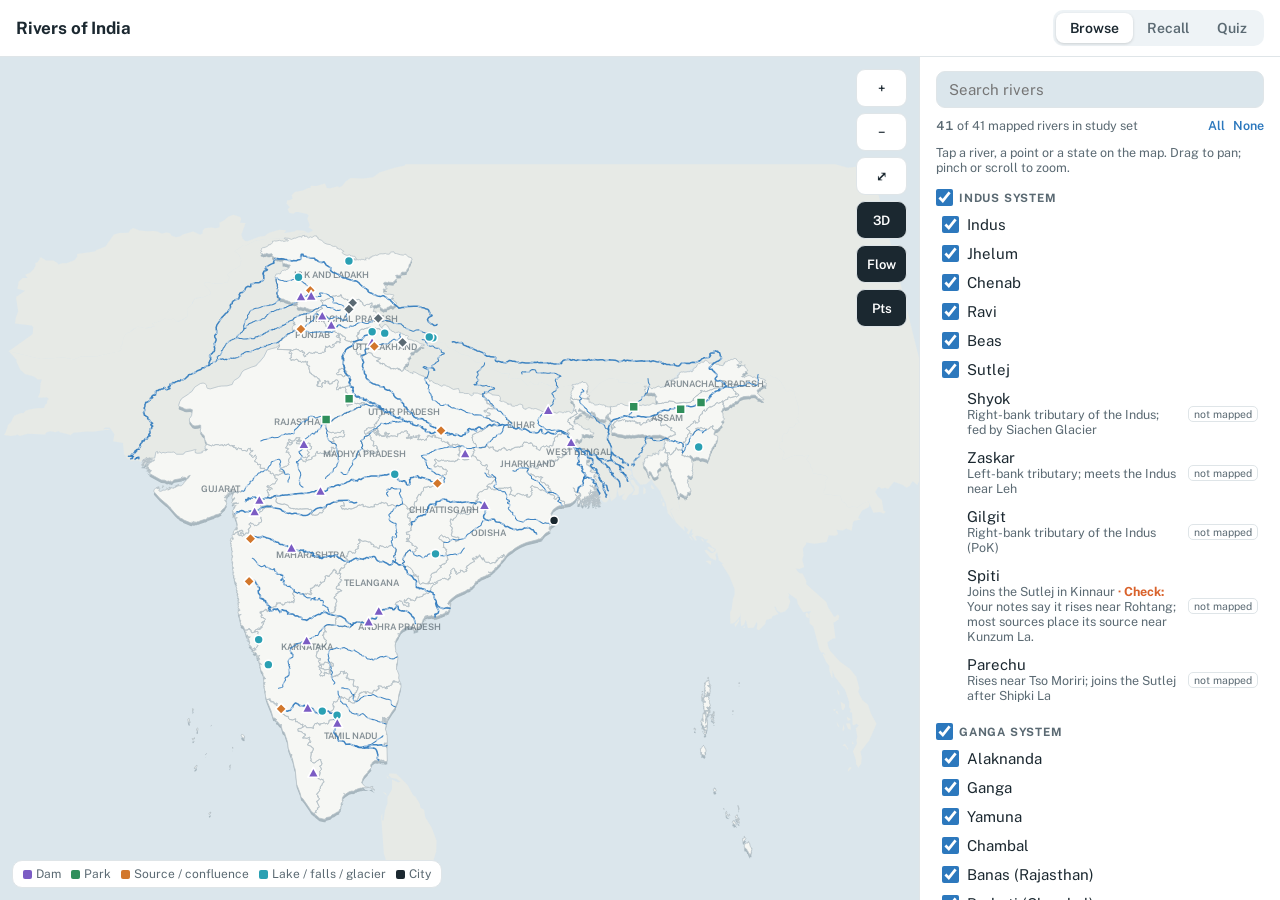
<file: Rivers of India.html>
<!doctype html><html><head><meta charset=utf8><meta name=viewport content="width=device-width,initial-scale=1,viewport-fit=cover"><style>:root{color-scheme:light;box-sizing:border-box;padding-top:env(safe-area-inset-top,0px);padding-bottom:env(safe-area-inset-bottom,0px)}html{scroll-padding-top:env(safe-area-inset-top,0px)}body{margin:0;padding:0;font:14px -apple-system,BlinkMacSystemFont,sans-serif;background:#fff;color:#000}img{max-width:100%}[hidden]:not([hidden=until-found i]){display:none!important}</style></head><body>
<title>Rivers of India</title>
<meta name="claude:viewport-fit-sides" content="cover">
<link rel="stylesheet" href="https://fonts.googleapis.com/css2?family=Public+Sans:wght@400;500;600;700&display=swap">
<style>
/* Layout: full-bleed tilted map; header with mode switch; side panel on desktop, bottom sheet on phone */
:root{--sea:#dbe6ec;--land:#f6f7f4;--land2:#e7eae6;--edge:#b6c2c8;--extr:#a7b6be;--river:#2c78bd;--hi:#0a4f8f;--flow:#ffffff;--tap:#d9622b;--good:#1f8a52;--bad:#c23b2e;
--fg:#1b2830;--muted:#5b6a73;--panel:#ffffff;--line:#dfe5e8;--chip:#eef3f6;--font:"Public Sans",system-ui,-apple-system,"Segoe UI",sans-serif}
@media (prefers-color-scheme:dark){:root:not([data-theme="light"]){--sea:#0e1820;--land:#1f2c35;--land2:#172128;--edge:#3b4c57;--extr:#060c10;--river:#4a9fe0;--hi:#9fd0ff;--flow:#e8f4ff;--tap:#f08a4e;--good:#4cc283;--bad:#ef7468;
--fg:#e5ecf0;--muted:#94a4ad;--panel:#141f27;--line:#27353f;--chip:#1d2a33;color-scheme:dark}}
:root[data-theme="dark"]{--sea:#0e1820;--land:#1f2c35;--land2:#172128;--edge:#3b4c57;--extr:#060c10;--river:#4a9fe0;--hi:#9fd0ff;--flow:#e8f4ff;--tap:#f08a4e;--good:#4cc283;--bad:#ef7468;
--fg:#e5ecf0;--muted:#94a4ad;--panel:#141f27;--line:#27353f;--chip:#1d2a33;color-scheme:dark}
html,body{height:100%}
body{background:var(--sea);color:var(--fg);font-family:var(--font);font-size:15px;overflow:hidden}
#app{height:100%;display:flex;flex-direction:column}
header{display:flex;align-items:center;gap:12px;flex-wrap:wrap;padding-block:10px;padding-left:max(16px,env(safe-area-inset-left,0px));padding-right:max(16px,env(safe-area-inset-right,0px));background:var(--panel);border-bottom:1px solid var(--line)}
h1{font-size:17px;font-weight:700;margin:0;letter-spacing:-.01em;margin-right:auto}
.seg{display:flex;background:var(--chip);border-radius:10px;padding:3px}
.seg button{border:0;background:transparent;color:var(--muted);font:600 14px var(--font);padding:7px 14px;border-radius:8px;cursor:pointer}
.seg button[aria-pressed="true"]{background:var(--panel);color:var(--fg);box-shadow:0 1px 3px rgba(0,0,0,.15)}
main{flex:1;display:flex;min-height:0;position:relative}
#mapwrap{flex:1;position:relative;min-width:0}
canvas{display:block;width:100%;height:100%;touch-action:none;cursor:grab}
canvas.drag{cursor:grabbing}
.ctrls{position:absolute;right:12px;top:12px;display:flex;flex-direction:column;gap:6px}
.ctrls button,.btn{border:1px solid var(--line);background:var(--panel);color:var(--fg);font:600 13px var(--font);border-radius:9px;min-width:38px;height:38px;padding:0 10px;cursor:pointer}
.ctrls button[aria-pressed="true"]{background:var(--fg);color:var(--panel)}
.btn.primary{background:var(--river);border-color:var(--river);color:#fff}
.btn:disabled{opacity:.45;cursor:default}
button:focus-visible,input:focus-visible{outline:2px solid var(--river);outline-offset:2px}
#legend{position:absolute;left:12px;bottom:12px;background:var(--panel);border:1px solid var(--line);border-radius:10px;padding:6px 10px;font-size:12px;color:var(--muted);display:flex;gap:10px;flex-wrap:wrap;max-width:calc(100% - 24px)}
#legend span{display:flex;align-items:center;gap:4px}
#legend i{width:9px;height:9px;display:inline-block;border-radius:2px}
aside{width:360px;background:var(--panel);border-left:1px solid var(--line);display:flex;flex-direction:column;min-height:0}
.pane{overflow:auto;padding:14px 16px 20px;flex:1;min-height:0}
.search{width:100%;box-sizing:border-box;font:15px var(--font);padding:9px 12px;border:1px solid var(--line);border-radius:9px;background:var(--sea);color:var(--fg)}
.row{display:flex;gap:8px;align-items:center;flex-wrap:wrap}
.small{font-size:12.5px;color:var(--muted)}
.link{border:0;background:none;color:var(--river);font:600 12.5px var(--font);cursor:pointer;padding:2px 0}
.grp{margin-top:14px}
.grp h3{font-size:11.5px;letter-spacing:.07em;text-transform:uppercase;color:var(--muted);margin:0 0 4px;display:flex;align-items:center;gap:6px}
.item{display:flex;align-items:center;gap:8px;padding:6px 6px;border-radius:8px;cursor:pointer}
.item:hover{background:var(--chip)}
.item.sel{background:var(--chip);box-shadow:inset 3px 0 0 var(--river)}
.item .nm{flex:1;min-width:0}
.tag{font-size:10.5px;color:var(--muted);border:1px solid var(--line);border-radius:5px;padding:1px 5px;white-space:nowrap}
input[type=checkbox]{width:17px;height:17px;accent-color:var(--river);margin:0;cursor:pointer}
.card{border:1px solid var(--line);border-radius:12px;padding:12px 14px;margin-top:12px}
.card h2{margin:0;font-size:19px;letter-spacing:-.01em}
.card .alt{color:var(--muted);font-size:13px;margin-top:2px}
.card .rel{font-weight:600;font-size:13.5px;margin-top:8px}
.card ul{margin:8px 0 0;padding-left:18px;line-height:1.45}
.card li{margin:3px 0}
.warn{margin-top:8px;font-size:12.5px;line-height:1.4;color:var(--fg);background:var(--chip);border-radius:8px;padding:7px 9px}
.warn b{color:var(--tap)}
.chips{display:flex;flex-wrap:wrap;gap:6px;margin-top:8px}
.chips button{border:1px solid var(--line);background:var(--chip);color:var(--fg);font:500 12.5px var(--font);border-radius:999px;padding:4px 10px;cursor:pointer}
.prompt{font-size:13px;color:var(--muted);text-transform:uppercase;letter-spacing:.07em}
.big{font-size:26px;font-weight:700;letter-spacing:-.02em;margin:2px 0 4px;text-wrap:balance}
.score{font-variant-numeric:tabular-nums;font-weight:600}
.opts{display:grid;grid-template-columns:1fr 1fr;gap:8px;margin-top:12px}
.opts button{border:1px solid var(--line);background:var(--panel);color:var(--fg);font:600 15px var(--font);border-radius:10px;padding:12px 8px;cursor:pointer;text-align:center}
.opts button.ok{background:var(--good);border-color:var(--good);color:#fff}
.opts button.no{background:var(--bad);border-color:var(--bad);color:#fff}
.fb{margin-top:10px;font-weight:600;line-height:1.4}
.fb.ok{color:var(--good)}.fb.no{color:var(--bad)}
details{margin-top:18px;font-size:12.5px;color:var(--muted);line-height:1.5}
summary{cursor:pointer;font-weight:600;color:var(--fg)}
#handle{display:none}
@media (max-width:820px){
 main{flex-direction:column}
 aside{width:auto;border-left:0;border-top:1px solid var(--line);flex:0 0 auto;height:44%;transition:height .2s}
 aside.min{height:40px;overflow:hidden}
 .ctrls{right:8px;top:8px;gap:4px}.ctrls button{min-width:34px;height:34px;padding:0 7px;font-size:12px}
 #handle{display:block;border:0;background:none;padding:8px;cursor:pointer;color:var(--muted);font:600 12px var(--font)}
 .pane{padding-left:max(16px,env(safe-area-inset-left,0px));padding-right:max(16px,env(safe-area-inset-right,0px));padding-bottom:calc(16px + env(safe-area-inset-bottom,0px))}
 h1{font-size:15px}.seg button{padding:7px 11px}
 .big{font-size:22px}
 #legend{display:none}
}
@media (prefers-reduced-motion:reduce){aside{transition:none}}
</style>
<div id="app">
<header><h1>Rivers of India</h1>
<div class="seg" role="group" aria-label="Mode"><button id="m-browse" aria-pressed="true">Browse</button><button id="m-recall" aria-pressed="false">Recall</button><button id="m-quiz" aria-pressed="false">Quiz</button></div></header>
<main>
<div id="mapwrap"><canvas id="map" aria-label="Map of India with rivers"></canvas>
<div class="ctrls"><button id="zin" aria-label="Zoom in">+</button><button id="zout" aria-label="Zoom out">−</button><button id="reset" aria-label="Show all India">⤢</button><button id="tilt" aria-pressed="true" title="3D tilt">3D</button><button id="flow" aria-pressed="true" title="Flow animation">Flow</button><button id="lmk" aria-pressed="true" title="Landmarks">Pts</button></div>
<div id="legend"><span><i style="background:#7b5cc4"></i>Dam</span><span><i style="background:#2f8f5b"></i>Park</span><span><i style="background:#d2772c"></i>Source / confluence</span><span><i style="background:#2aa0b3"></i>Lake / falls / glacier</span><span><i style="background:var(--fg)"></i>City</span></div>
</div>
<aside id="side"><button id="handle">Hide panel ▾</button><div class="pane" id="pane"></div></aside>
</main></div>
<script>
const G={"rv":{"son":[[[82.047,22.706],[82.059,22.768],[82.043,22.803],[82.044,22.829],[82.055,22.87],[82.093,22.935],[82.073,22.945],[81.992,23.027],[81.977,23.057],[81.956,23.068],[81.874,23.084],[81.773,23.13],[81.684,23.138],[81.649,23.192],[81.629,23.185],[81.618,23.193],[81.609,23.227],[81.602,23.22],[81.568,23.255],[81.54,23.261],[81.513,23.289],[81.479,23.294],[81.471,23.323],[81.486,23.357],[81.461,23.397],[81.451,23.405],[81.407,23.4],[81.396,23.412],[81.401,23.429],[81.355,23.426],[81.345,23.449],[81.297,23.456],[81.286,23.481],[81.283,23.566],[81.238,23.588],[81.245,23.618],[81.225,23.652],[81.229,23.72],[81.174,23.807],[81.176,23.823],[81.242,23.835],[81.249,23.843],[81.239,23.857],[81.218,23.857],[81.192,23.881],[81.164,23.888],[81.155,23.906],[81.159,23.924],[81.129,23.939],[81.102,23.974],[81.061,23.97],[81.052,24.001],[81.015,24.043],[80.996,24.088],[81.129,24.137],[81.149,24.136],[81.191,24.116],[81.208,24.122],[81.244,24.172],[81.281,24.19],[81.344,24.2],[81.397,24.258],[81.45,24.265],[81.451,24.282],[81.465,24.301],[81.553,24.333],[81.636,24.406],[81.678,24.399],[81.801,24.447],[81.972,24.48],[82.036,24.505],[82.187,24.526],[82.223,24.56],[82.309,24.532],[82.352,24.562],[82.473,24.532],[82.554,24.53],[82.632,24.559],[82.669,24.584],[82.715,24.586],[82.74,24.604],[82.807,24.595],[82.843,24.611],[82.889,24.616],[82.925,24.6],[82.979,24.545],[83.027,24.529],[83.06,24.48],[83.25,24.467],[83.3,24.477],[83.363,24.508],[83.438,24.521],[83.539,24.531],[83.696,24.506],[83.75,24.508],[83.768,24.514],[83.788,24.537],[83.809,24.543],[83.85,24.535],[83.938,24.549],[83.966,24.576],[83.973,24.618],[84.0,24.678],[84.094,24.801],[84.186,24.837],[84.216,24.902],[84.262,24.938],[84.29,24.978],[84.305,25.032],[84.341,25.056],[84.428,25.082],[84.446,25.097],[84.471,25.162],[84.5,25.194],[84.592,25.239],[84.652,25.245],[84.726,25.332],[84.775,25.433],[84.77,25.5],[84.785,25.553],[84.812,25.598],[84.802,25.639],[84.878,25.708]]],"ponnaiyar":[[[77.765,13.119],[77.78,12.987],[77.829,12.896],[77.836,12.865],[77.878,12.818],[77.881,12.756],[77.893,12.725],[77.888,12.7],[77.943,12.653],[77.987,12.596],[78.015,12.578],[78.119,12.573],[78.134,12.532],[78.247,12.377],[78.284,12.289],[78.309,12.259],[78.337,12.252],[78.369,12.216],[78.487,12.173],[78.55,12.173],[78.564,12.19],[78.591,12.165],[78.614,12.18],[78.632,12.163],[78.628,12.108],[78.639,12.099],[78.704,12.118],[78.758,12.167],[78.83,12.19],[78.905,12.129],[78.957,12.071],[79.035,12.013],[79.101,11.995],[79.135,11.965],[79.214,11.96],[79.245,11.94],[79.286,11.944],[79.413,11.897],[79.455,11.868],[79.611,11.828],[79.632,11.806],[79.786,11.769]]],"subarnarekha":[[[85.186,23.309],[85.206,23.314],[85.251,23.289],[85.323,23.295],[85.374,23.372],[85.439,23.399],[85.477,23.447],[85.539,23.467],[85.577,23.459],[85.617,23.467],[85.648,23.453],[85.734,23.453],[85.776,23.467],[85.831,23.448],[85.847,23.426],[85.885,23.426],[85.895,23.417],[85.881,23.356],[85.844,23.307],[85.83,23.261],[85.871,23.211],[85.886,23.166],[85.919,23.117],[86.017,23.037],[86.028,22.994],[86.022,22.923],[86.067,22.887],[86.112,22.877],[86.144,22.841],[86.293,22.792],[86.33,22.732],[86.344,22.72],[86.368,22.718],[86.383,22.694],[86.382,22.661],[86.476,22.566],[86.518,22.498],[86.591,22.419],[86.619,22.356],[86.652,22.314],[86.662,22.241],[86.673,22.227],[86.784,22.209],[86.81,22.192],[86.823,22.227],[86.867,22.193],[86.875,22.195],[86.885,22.222],[86.933,22.205],[86.978,22.212],[87.01,22.174],[87.043,22.171],[87.105,22.133],[87.218,22.017],[87.224,21.966],[87.242,21.939],[87.246,21.856],[87.222,21.849],[87.206,21.802],[87.157,21.771],[87.276,21.685],[87.303,21.705],[87.31,21.658],[87.331,21.623],[87.315,21.596],[87.352,21.564]]],"betwa":[[[77.346,23.24],[77.369,23.213],[77.416,23.193],[77.449,23.138],[77.48,23.12],[77.579,23.116],[77.619,23.138],[77.672,23.234],[77.683,23.289],[77.71,23.322],[77.71,23.367],[77.737,23.439],[77.862,23.638],[77.863,23.653],[77.839,23.686],[77.851,23.81],[77.898,23.882],[77.982,23.964],[78.024,24.039],[78.029,24.056],[78.018,24.063],[78.037,24.194],[78.052,24.235],[78.084,24.276],[78.093,24.325],[78.143,24.364],[78.184,24.414],[78.219,24.425],[78.272,24.467],[78.27,24.478],[78.244,24.488],[78.224,24.519],[78.27,24.603],[78.272,24.625],[78.258,24.645],[78.261,24.693],[78.231,24.734],[78.225,24.794],[78.198,24.839],[78.174,24.855],[78.169,24.878],[78.226,24.926],[78.257,24.94],[78.325,25.002],[78.341,25.046],[78.33,25.082],[78.349,25.1],[78.388,25.125],[78.443,25.132],[78.537,25.19],[78.573,25.252],[78.65,25.335],[78.662,25.356],[78.645,25.373],[78.717,25.446],[78.734,25.502],[78.792,25.529],[78.858,25.536],[78.908,25.567],[78.902,25.601],[79.041,25.727],[79.061,25.794],[79.08,25.817],[79.1,25.823],[79.221,25.797],[79.237,25.811],[79.251,25.797],[79.286,25.816],[79.299,25.811],[79.285,25.788],[79.302,25.776],[79.328,25.776],[79.345,25.795],[79.375,25.79],[79.409,25.811],[79.442,25.793],[79.464,25.844],[79.486,25.858],[79.539,25.824],[79.566,25.866],[79.537,25.866],[79.512,25.879],[79.597,25.9],[79.608,25.907],[79.6,25.925],[79.614,25.934],[79.647,25.91],[79.685,25.928],[79.696,25.916],[79.738,25.913],[79.767,25.876],[79.79,25.872],[79.805,25.914],[79.834,25.893],[79.888,25.893],[79.906,25.879],[79.927,25.883],[79.957,25.91],[79.993,25.885],[80.05,25.899],[80.066,25.906],[80.101,25.947],[80.21,25.92]]],"parbati":[[[76.656,22.915],[76.685,22.996],[76.723,23.025],[76.762,23.076],[76.801,23.097],[76.846,23.161],[76.978,23.276],[76.992,23.403],[77.017,23.439],[77.107,23.516],[77.129,23.545],[77.141,23.58],[77.136,23.621],[77.214,23.814],[77.186,23.865],[77.186,23.9],[77.171,23.942],[77.177,24.089],[77.168,24.137],[77.107,24.281],[77.096,24.424],[77.086,24.468],[77.055,24.527],[77.059,24.602],[77.037,24.67],[77.015,24.699],[76.956,24.743],[76.878,24.744],[76.848,24.76],[76.795,24.817],[76.7,24.893],[76.649,24.971],[76.61,25.082],[76.601,25.136],[76.611,25.216],[76.603,25.242],[76.568,25.263],[76.562,25.278],[76.564,25.356],[76.586,25.415],[76.585,25.433],[76.547,25.471],[76.478,25.72],[76.487,25.737],[76.513,25.745],[76.518,25.799],[76.546,25.848]]],"indravati":[[[80.267,18.714],[80.266,18.768],[80.339,18.813],[80.349,18.831],[80.344,18.851],[80.284,18.92],[80.271,18.947],[80.272,18.98],[80.29,19.019],[80.366,19.117],[80.405,19.25],[80.447,19.272],[80.481,19.329],[80.517,19.345],[80.553,19.387],[80.576,19.392],[80.587,19.382],[80.617,19.319],[80.68,19.322],[80.69,19.311],[80.749,19.217],[80.751,19.186],[80.769,19.16],[80.883,19.104],[80.903,19.103],[80.967,19.13],[81.014,19.119],[81.058,19.092],[81.127,19.027],[81.147,19.021],[81.201,19.035],[81.253,19.103],[81.271,19.111],[81.316,19.098],[81.339,19.11],[81.347,19.151],[81.384,19.191],[81.473,19.217],[81.544,19.222],[81.591,19.249],[81.607,19.238],[81.636,19.183],[81.697,19.205],[81.789,19.199],[81.805,19.194],[81.823,19.168],[81.852,19.159],[81.866,19.165],[81.877,19.211],[81.894,19.191],[81.892,19.153],[81.933,19.119],[81.954,19.117],[81.996,19.138],[82.029,19.106],[82.048,19.104],[82.113,19.124],[82.12,19.139],[82.163,19.127],[82.216,19.127],[82.365,19.182],[82.456,19.179],[82.546,19.206],[82.574,19.206],[82.626,19.164],[82.639,19.163],[82.726,19.228],[82.81,19.252],[82.889,19.393],[82.96,19.481]]],"ravi":[[[76.825,32.327],[76.747,32.3],[76.705,32.314],[76.682,32.293],[76.643,32.287],[76.602,32.299],[76.482,32.386],[76.47,32.433],[76.458,32.447],[76.416,32.457],[76.353,32.444],[76.281,32.478],[76.195,32.471],[76.13,32.53],[76.101,32.6],[76.064,32.621],[75.913,32.611],[75.866,32.561],[75.855,32.526],[75.829,32.498],[75.743,32.464],[75.729,32.43],[75.698,32.406],[75.612,32.396],[75.573,32.375],[75.538,32.345],[75.456,32.245],[75.403,32.212],[75.338,32.191],[75.31,32.154],[75.25,32.149],[75.195,32.129],[75.173,32.11],[75.174,32.087],[75.138,32.094],[75.11,32.078],[75.041,32.098],[75.022,32.095],[75.03,32.067],[74.986,32.063],[74.955,32.032],[74.889,32.029],[74.873,32.012],[74.828,32.026],[74.783,31.943],[74.698,31.951],[74.67,31.904],[74.55,31.827],[74.516,31.738],[74.479,31.7],[74.463,31.694],[74.441,31.704],[74.387,31.673],[74.344,31.662],[74.325,31.628],[74.308,31.621],[74.287,31.578],[74.211,31.535],[74.202,31.498]],[[74.208,31.498],[74.155,31.462],[74.166,31.443],[74.119,31.437],[74.091,31.388],[74.043,31.416],[73.984,31.305],[73.968,31.299],[73.939,31.322],[73.931,31.304],[73.894,31.28],[73.872,31.23],[73.79,31.259],[73.709,31.188],[73.655,31.185],[73.646,31.177],[73.66,31.155],[73.629,31.159],[73.605,31.142],[73.589,31.15],[73.567,31.121],[73.54,31.132],[73.543,31.162],[73.503,31.123],[73.481,31.114],[73.406,31.121],[73.42,31.101],[73.39,31.095],[73.385,31.09],[73.399,31.073],[73.35,31.055],[73.359,31.034],[73.347,31.008],[73.33,31.011],[73.311,30.997],[73.258,30.988],[73.24,30.973],[73.233,30.94],[73.207,30.929],[73.201,30.936],[73.192,30.925],[73.163,30.926],[73.157,30.909],[73.136,30.907],[73.134,30.895],[73.153,30.871],[73.15,30.856],[73.126,30.868],[73.102,30.863],[73.092,30.833],[73.072,30.82],[73.04,30.827],[73.006,30.801],[72.988,30.799],[72.997,30.778],[72.975,30.764],[72.93,30.773],[72.885,30.764],[72.882,30.731],[72.868,30.723],[72.849,30.727],[72.833,30.701],[72.813,30.717],[72.763,30.717],[72.762,30.696],[72.734,30.689],[72.745,30.662],[72.734,30.634],[72.718,30.618],[72.693,30.614],[72.7,30.6],[72.69,30.596],[72.585,30.595],[72.556,30.621],[72.541,30.626],[72.526,30.616],[72.496,30.629],[72.467,30.609],[72.454,30.614],[72.446,30.607],[72.46,30.593],[72.424,30.608],[72.347,30.587],[72.313,30.593],[72.279,30.579],[72.214,30.587],[72.174,30.578],[72.07,30.607],[71.984,30.616],[71.919,30.656],[71.888,30.631],[71.823,30.621],[71.832,30.605],[71.818,30.6],[71.775,30.614]]],"barak":[[[91.165,24.355],[91.156,24.27],[91.143,24.258],[91.081,24.253],[91.073,24.229],[91.0,24.162],[91.002,24.145],[91.031,24.114],[91.042,24.083],[91.033,24.063],[90.976,24.008]],[[94.259,25.461],[94.236,25.462],[94.204,25.433],[94.169,25.42],[94.149,25.396],[94.12,25.388],[94.109,25.378],[94.101,25.341],[94.053,25.296],[94.072,25.375],[94.067,25.399],[94.03,25.419],[93.984,25.42],[93.921,25.47],[93.889,25.482],[93.809,25.446],[93.679,25.328],[93.679,25.314],[93.601,25.189],[93.518,25.151],[93.496,25.128],[93.474,25.055],[93.405,24.931],[93.41,24.831],[93.373,24.814],[93.363,24.767],[93.355,24.757],[93.341,24.762],[93.331,24.707],[93.313,24.693],[93.307,24.7],[93.295,24.676],[93.266,24.666],[93.248,24.672],[93.218,24.707],[93.231,24.666],[93.218,24.651],[93.231,24.639],[93.221,24.629],[93.212,24.575],[93.178,24.524],[93.146,24.404],[93.025,24.235],[93.019,24.235],[93.014,24.274],[93.046,24.327],[93.023,24.354],[93.021,24.4],[93.012,24.413],[93.037,24.415],[93.064,24.559],[93.101,24.577],[93.08,24.625],[93.106,24.672],[93.091,24.683],[93.084,24.718],[93.06,24.727],[93.029,24.79],[92.976,24.792],[92.957,24.803],[92.929,24.792],[92.911,24.743],[92.888,24.734],[92.909,24.749],[92.868,24.769],[92.854,24.749],[92.844,24.754],[92.84,24.775],[92.823,24.785],[92.821,24.793],[92.868,24.817],[92.858,24.831],[92.827,24.824],[92.779,24.864],[92.759,24.864],[92.734,24.9],[92.711,24.878],[92.731,24.858],[92.699,24.862],[92.692,24.853],[92.697,24.837],[92.659,24.831],[92.644,24.837],[92.649,24.856],[92.593,24.878],[92.477,24.864],[92.491,24.884],[92.491,24.913],[92.474,24.937],[92.449,24.947],[92.454,24.958],[92.38,25.004],[92.363,25.011],[92.339,25.002],[92.308,25.027],[92.25,24.971],[92.23,24.968],[92.22,24.949],[92.194,24.946],[92.107,24.892],[92.081,24.902],[92.039,24.885],[92.015,24.864],[91.929,24.864],[91.79,24.905],[91.772,24.878],[91.761,24.897],[91.706,24.926],[91.699,24.981],[91.669,24.995],[91.697,24.995],[91.676,25.022],[91.689,25.029],[91.665,25.033],[91.617,25.008],[91.593,25.029],[91.575,25.026],[91.566,25.05],[91.552,25.043],[91.548,25.055],[91.529,25.057],[91.514,25.083],[91.479,25.065],[91.463,25.091],[91.451,25.095],[91.415,25.084],[91.371,25.024],[91.371,25.01],[91.394,24.988],[91.395,24.961],[91.374,24.96],[91.349,24.893],[91.353,24.872],[91.379,24.836],[91.359,24.796],[91.389,24.767],[91.379,24.718],[91.347,24.67],[91.305,24.652],[91.308,24.634],[91.291,24.601],[91.278,24.604],[91.243,24.576],[91.196,24.499],[91.182,24.488],[91.182,24.502],[91.175,24.502],[91.161,24.48],[91.189,24.461],[91.174,24.455],[91.202,24.44],[91.202,24.422],[91.161,24.377],[91.159,24.368],[91.172,24.361],[91.165,24.355]],[[90.976,24.008],[90.936,23.976],[90.852,23.961],[90.843,23.943],[90.854,23.885],[90.83,23.872],[90.785,23.871],[90.76,23.853],[90.76,23.802],[90.721,23.722],[90.745,23.701],[90.751,23.681],[90.715,23.65],[90.684,23.651],[90.649,23.668],[90.641,23.648],[90.651,23.619],[90.633,23.597]],[[90.734,23.659],[90.77,23.623],[90.74,23.61],[90.743,23.59],[90.702,23.555]]],"gandak":[[[83.963,29.2],[83.955,29.109],[83.913,29.015],[83.882,28.983],[83.826,28.955],[83.818,28.919],[83.788,28.887],[83.764,28.808],[83.706,28.764],[83.668,28.721],[83.615,28.687],[83.589,28.654],[83.637,28.599],[83.63,28.551],[83.649,28.504],[83.589,28.421],[83.595,28.409],[83.569,28.366],[83.569,28.348],[83.624,28.25],[83.672,28.216],[83.64,28.178],[83.618,28.126],[83.546,28.056],[83.552,28.034],[83.575,28.03],[83.59,28.004],[83.575,27.982],[83.507,27.961],[83.46,27.969],[83.439,27.948],[83.479,27.92],[83.502,27.932],[83.576,27.926],[83.636,27.909],[83.662,27.92],[83.766,27.918],[83.825,27.876],[83.869,27.887],[83.924,27.878],[84.017,27.908],[84.092,27.863],[84.268,27.846],[84.286,27.837],[84.295,27.797],[84.313,27.782],[84.321,27.759],[84.348,27.761],[84.374,27.782],[84.401,27.775],[84.426,27.729],[84.412,27.703],[84.384,27.688],[84.356,27.697],[84.278,27.66],[84.227,27.66],[84.196,27.627],[84.179,27.633],[84.103,27.537],[84.069,27.558],[84.026,27.544],[83.938,27.55],[83.925,27.527],[83.959,27.519],[83.941,27.495],[83.938,27.462],[83.9,27.444],[83.834,27.434],[83.877,27.37],[83.843,27.324],[83.841,27.303],[83.871,27.266],[83.925,27.248],[83.938,27.235],[83.938,27.243],[83.95,27.215],[84.02,27.174],[84.049,27.103],[84.069,27.084],[84.108,27.093],[84.143,27.064],[84.171,27.02],[84.205,26.921],[84.282,26.879],[84.309,26.813],[84.35,26.781],[84.372,26.699],[84.382,26.681],[84.415,26.664],[84.426,26.605],[84.519,26.598],[84.528,26.544],[84.553,26.506],[84.609,26.47],[84.665,26.475],[84.684,26.461],[84.808,26.29],[84.826,26.271],[84.876,26.247],[84.898,26.208],[84.916,26.136],[84.967,26.1],[84.974,26.084],[84.946,26.042],[84.963,26.019],[85.046,25.982],[85.114,25.908],[85.124,25.872],[85.173,25.828],[85.193,25.721],[85.183,25.638]]],"godavari":[[[73.652,20.013],[73.666,20.035],[73.686,20.043],[73.781,20.02],[73.838,19.994],[73.903,19.999],[73.967,19.983],[74.004,20.026],[74.057,20.048],[74.083,20.025],[74.098,20.033],[74.197,19.995],[74.229,19.972],[74.263,19.972],[74.389,19.931],[74.426,19.906],[74.442,19.882],[74.509,19.889],[74.523,19.862],[74.553,19.838],[74.569,19.806],[74.601,19.789],[74.632,19.8],[74.692,19.768],[74.759,19.761],[74.791,19.732],[74.829,19.672],[74.849,19.663],[74.89,19.65],[74.952,19.657],[75.037,19.615],[75.14,19.588],[75.181,19.594],[75.217,19.548],[75.335,19.506],[75.376,19.463],[75.387,19.472],[75.417,19.462],[75.437,19.421],[75.452,19.417],[75.479,19.437],[75.548,19.389],[75.721,19.352],[75.787,19.396],[75.835,19.376],[75.914,19.389],[75.907,19.317],[75.917,19.305],[75.966,19.307],[76.01,19.342],[76.021,19.3],[76.062,19.293],[76.093,19.314],[76.11,19.312],[76.163,19.298],[76.226,19.26],[76.305,19.265],[76.361,19.233],[76.346,19.205],[76.34,19.143],[76.318,19.13],[76.329,19.109],[76.353,19.115],[76.366,19.134],[76.38,19.128],[76.39,19.105],[76.423,19.104],[76.429,19.072],[76.442,19.06],[76.465,19.066],[76.507,19.103],[76.565,19.112],[76.63,19.069],[76.634,19.05],[76.62,19.025],[76.631,19.01],[76.66,19.005],[76.7,19.022],[76.716,19.018],[76.737,18.977],[76.781,19.019],[76.781,19.053],[76.826,19.045],[76.845,19.067],[76.894,19.051],[76.922,19.053],[76.98,19.102],[77.043,19.097],[77.058,19.087],[77.057,19.112],[77.079,19.122],[77.093,19.102],[77.072,19.081],[77.079,19.07],[77.134,19.067],[77.165,19.115],[77.196,19.101],[77.243,19.122],[77.264,19.115],[77.271,19.136],[77.287,19.143],[77.324,19.137],[77.362,19.158],[77.381,19.156],[77.394,19.139],[77.38,19.108],[77.384,19.091],[77.456,19.04],[77.477,19.012],[77.572,18.987],[77.599,18.941],[77.631,18.937],[77.647,18.914],[77.709,18.877],[77.785,18.866],[77.886,18.826],[77.945,18.83],[77.97,18.868],[78.029,18.873],[78.049,18.913],[78.087,18.923],[78.115,18.958],[78.135,18.951],[78.151,18.974],[78.215,19.002],[78.248,19.002],[78.28,18.98],[78.288,18.935],[78.296,18.93],[78.311,18.933],[78.327,18.958],[78.371,18.987],[78.391,18.992],[78.446,18.963],[78.511,18.964],[78.542,18.944],[78.57,18.984],[78.647,18.988],[78.661,19.026],[78.676,19.034],[78.71,19.033],[78.776,19.008],[78.794,19.039],[78.836,19.058],[78.854,19.061],[78.919,19.036],[78.932,19.067],[78.97,19.081],[79.012,19.081],[79.046,19.069],[79.072,19.046],[79.118,18.939],[79.178,18.878],[79.241,18.862],[79.293,18.814],[79.334,18.821],[79.39,18.857],[79.429,18.852],[79.513,18.798],[79.587,18.766],[79.622,18.731],[79.641,18.734],[79.687,18.68],[79.766,18.69],[79.814,18.722],[79.826,18.765],[79.851,18.794],[79.854,18.814],[79.834,18.841],[79.844,18.882],[79.865,18.872],[79.877,18.84],[80.002,18.786],[80.061,18.737],[80.091,18.698],[80.17,18.69],[80.295,18.713],[80.314,18.683],[80.32,18.642],[80.352,18.592],[80.372,18.616],[80.391,18.604],[80.396,18.581],[80.38,18.534],[80.389,18.478],[80.444,18.451],[80.466,18.419],[80.492,18.292],[80.521,18.262],[80.697,18.159],[80.776,18.023],[80.84,17.996],[80.891,17.939],[80.895,17.91],[80.869,17.775],[80.896,17.711],[80.886,17.656],[80.896,17.642],[80.916,17.634],[80.994,17.639],[81.006,17.631],[81.02,17.586],[81.067,17.608],[81.078,17.6],[81.116,17.608],[81.15,17.573],[81.167,17.579],[81.255,17.562],[81.303,17.488],[81.373,17.488],[81.413,17.458],[81.505,17.464],[81.54,17.43],[81.582,17.416],[81.616,17.392],[81.617,17.336],[81.629,17.32],[81.671,17.306],[81.677,17.295],[81.664,17.282],[81.651,17.196],[81.661,17.173],[81.675,17.165],[81.686,17.112],[81.725,17.073],[81.75,17.031],[81.759,16.966],[81.73,16.915],[81.734,16.886],[81.768,16.779],[81.801,16.737],[81.798,16.705],[81.842,16.642],[81.864,16.578],[81.847,16.495],[81.831,16.477],[81.795,16.464],[81.749,16.417],[81.718,16.443],[81.705,16.429],[81.697,16.415],[81.712,16.391],[81.712,16.312]],[[81.759,16.955],[81.772,16.893],[81.838,16.785],[81.849,16.772],[81.9,16.754],[81.931,16.717],[81.97,16.713],[82.007,16.69],[82.034,16.696],[82.074,16.682],[82.141,16.705],[82.215,16.711],[82.343,16.701]]],"sutlej":[[[76.765,31.409],[76.737,31.392],[76.75,31.358],[76.737,31.309],[76.694,31.312],[76.683,31.279],[76.65,31.268],[76.61,31.289],[76.492,31.41],[76.469,31.426],[76.435,31.422]],[[81.295,30.792],[81.199,30.852]],[[76.435,31.422],[76.419,31.418],[76.401,31.429],[76.367,31.402],[76.378,31.339],[76.437,31.243],[76.553,31.171],[76.587,31.079],[76.538,31.059],[76.531,31.046],[76.538,31.005],[76.506,30.978],[76.459,30.971],[76.395,31.012],[76.333,31.005],[76.291,31.019],[76.271,31.005],[76.209,31.019],[76.083,30.991],[76.0,30.994],[75.923,31.023],[75.83,30.997],[75.791,31.005],[75.754,30.995],[75.606,30.991],[75.539,30.973],[75.396,30.985],[75.332,31.005],[75.296,31.035],[75.233,31.06],[75.198,31.052],[75.177,31.09],[75.15,31.101],[75.119,31.101],[75.112,31.107],[75.126,31.121],[75.033,31.183],[74.934,31.163],[74.836,31.159],[74.762,31.108],[74.74,31.101],[74.708,31.114],[74.601,31.057],[74.564,31.025],[74.564,31.005],[74.519,30.963],[74.441,30.946],[74.401,30.893],[74.342,30.902],[74.319,30.894],[74.304,30.874],[74.311,30.856],[74.3,30.838],[74.256,30.815],[74.266,30.789],[74.191,30.717],[74.163,30.665],[74.111,30.647],[74.067,30.611],[74.057,30.592],[74.057,30.532],[74.044,30.519],[74.004,30.509],[73.939,30.426],[73.916,30.417],[73.9,30.422],[73.906,30.395],[73.867,30.388],[73.845,30.357],[73.834,30.353],[73.77,30.368],[73.665,30.317],[73.59,30.323],[73.54,30.278],[73.418,30.225],[73.341,30.216],[73.332,30.21],[73.344,30.182],[73.297,30.162],[73.28,30.129],[73.263,30.134],[73.233,30.171],[73.215,30.162],[73.212,30.149],[73.226,30.125],[73.139,30.087],[73.053,30.093],[73.034,30.055],[72.933,29.983],[72.923,30.004],[72.888,30.004],[72.834,29.964],[72.768,29.943],[72.728,29.915],[72.728,29.906],[72.636,29.893],[72.63,29.846],[72.618,29.826],[72.599,29.839],[72.522,29.835],[72.474,29.853],[72.392,29.833],[72.362,29.838],[72.346,29.808],[72.324,29.805],[72.282,29.771],[72.25,29.712],[72.196,29.713],[72.173,29.682],[72.184,29.672],[72.173,29.661],[72.148,29.66],[72.152,29.611],[72.166,29.579],[72.116,29.556],[72.065,29.547],[72.018,29.507],[71.984,29.491],[71.947,29.484],[71.913,29.49],[71.919,29.47],[71.901,29.462],[71.806,29.477],[71.789,29.449],[71.764,29.462],[71.72,29.443],[71.693,29.477],[71.668,29.474],[71.619,29.423],[71.59,29.408],[71.597,29.388],[71.514,29.39],[71.494,29.408],[71.483,29.37],[71.467,29.367],[71.446,29.38],[71.44,29.408],[71.388,29.366],[71.364,29.374],[71.35,29.408],[71.323,29.38],[71.302,29.401],[71.316,29.415],[71.271,29.429],[71.255,29.426],[71.247,29.408],[71.218,29.387],[71.208,29.409],[71.184,29.421],[71.168,29.397],[71.145,29.385],[71.11,29.377],[71.097,29.39],[71.022,29.367]],[[81.199,30.852],[81.183,30.896],[81.151,30.919],[81.075,30.936],[81.015,30.966],[80.952,30.978],[80.895,31.035],[80.755,31.125],[80.628,31.121],[80.563,31.096],[80.546,31.066],[80.503,31.048],[80.461,31.048],[80.39,31.069],[80.365,31.086],[80.286,31.114],[80.232,31.159],[80.152,31.186],[80.086,31.26],[80.012,31.291],[79.998,31.306],[80.002,31.343],[79.93,31.402],[79.885,31.471],[79.807,31.498],[79.679,31.487],[79.601,31.505],[79.526,31.51],[79.477,31.546],[79.443,31.553],[79.423,31.587],[79.361,31.618],[79.354,31.633],[79.299,31.635],[79.245,31.673],[79.227,31.67],[79.121,31.697],[79.087,31.682],[79.031,31.686],[78.991,31.649],[78.949,31.661],[78.93,31.671],[78.911,31.729],[78.882,31.751],[78.843,31.805],[78.823,31.813],[78.77,31.808],[78.739,31.84],[78.717,31.847],[78.654,31.825],[78.633,31.8],[78.628,31.765],[78.556,31.751],[78.539,31.718],[78.455,31.675],[78.435,31.658],[78.43,31.634],[78.442,31.6],[78.371,31.594],[78.314,31.609],[78.292,31.6],[78.282,31.586],[78.272,31.528],[78.261,31.521],[78.189,31.512],[78.102,31.528],[77.969,31.572],[77.829,31.564],[77.703,31.505],[77.662,31.463],[77.628,31.447],[77.632,31.401],[77.555,31.389],[77.538,31.354],[77.429,31.347],[77.403,31.359],[77.368,31.359],[77.308,31.276],[77.159,31.241],[77.13,31.241],[76.994,31.307],[76.929,31.368],[76.882,31.369],[76.884,31.415],[76.825,31.429],[76.765,31.409]],[[81.376,30.758],[81.331,30.764],[81.294,30.792]]],"mahanadi":[[[83.858,21.52],[83.834,21.533],[83.819,21.568],[83.774,21.612],[83.714,21.695],[83.665,21.724],[83.575,21.748],[83.549,21.741],[83.528,21.72],[83.503,21.666],[83.467,21.646],[83.39,21.692],[83.3,21.695]],[[83.857,21.52],[83.934,21.492],[83.963,21.467],[83.98,21.432],[83.975,21.39],[83.897,21.308],[83.909,21.205],[83.83,21.055],[83.822,21.018],[83.833,20.931],[83.897,20.877],[83.965,20.836],[84.048,20.814],[84.091,20.827],[84.206,20.89],[84.291,20.877],[84.313,20.868],[84.33,20.8],[84.365,20.757],[84.418,20.74],[84.516,20.736],[84.544,20.724],[84.604,20.679],[84.708,20.629],[84.781,20.521],[84.81,20.512],[84.867,20.523],[84.895,20.518],[85.016,20.439],[85.077,20.423],[85.093,20.405],[85.169,20.378],[85.206,20.382],[85.233,20.396],[85.257,20.388],[85.277,20.363],[85.344,20.357],[85.397,20.382],[85.504,20.379],[85.554,20.396],[85.604,20.437],[85.645,20.458],[85.682,20.437],[85.724,20.437],[85.749,20.465],[85.772,20.471],[85.82,20.452],[85.865,20.446],[85.957,20.365],[86.011,20.367],[86.063,20.261],[86.084,20.239],[86.145,20.212],[86.159,20.143]],[[80.625,20.599],[80.639,20.623],[80.638,20.646],[80.615,20.698],[80.632,20.753],[80.719,20.767],[80.755,20.785],[80.81,20.863],[80.842,20.936],[80.897,21.004],[80.931,21.028],[80.993,21.042],[81.031,21.065],[81.088,21.054],[81.135,21.096],[81.232,21.102],[81.245,21.175],[81.232,21.215],[81.236,21.229],[81.266,21.239],[81.305,21.328],[81.31,21.36],[81.363,21.42],[81.369,21.435],[81.356,21.487],[81.389,21.574],[81.423,21.587],[81.427,21.615],[81.519,21.613],[81.543,21.632],[81.593,21.64],[81.602,21.637],[81.609,21.596],[81.674,21.576],[81.69,21.586],[81.697,21.63],[81.669,21.662],[81.681,21.681],[81.713,21.69],[81.718,21.702],[81.701,21.758],[81.835,21.767],[81.879,21.782],[81.972,21.856],[82.044,21.89],[82.109,21.849],[82.17,21.852],[82.186,21.788],[82.199,21.775],[82.277,21.76],[82.325,21.719],[82.392,21.73],[82.444,21.754],[82.503,21.74],[82.531,21.754],[82.578,21.729],[82.62,21.733],[82.674,21.719],[82.695,21.733],[82.756,21.72],[82.806,21.735],[82.852,21.703],[83.017,21.735],[83.079,21.711],[83.116,21.727],[83.186,21.705],[83.3,21.695]]],"krishna":[[[78.997,16.23],[79.022,16.247],[79.161,16.219],[79.184,16.221],[79.21,16.237],[79.233,16.331],[79.208,16.389],[79.22,16.473],[79.213,16.493],[79.266,16.57],[79.313,16.579]],[[73.796,17.992],[73.856,17.976],[73.931,17.91],[73.983,17.805],[74.036,17.765],[74.054,17.686],[74.125,17.642],[74.139,17.615],[74.143,17.542],[74.125,17.512],[74.09,17.491],[74.091,17.47],[74.103,17.445],[74.108,17.392],[74.178,17.304],[74.21,17.282],[74.193,17.235],[74.222,17.197],[74.188,17.176],[74.203,17.154],[74.269,17.129],[74.297,17.134],[74.304,17.107],[74.336,17.12],[74.366,17.101],[74.36,17.077],[74.376,17.056],[74.379,17.032],[74.42,17.048],[74.445,17.04],[74.461,17.011],[74.448,16.993],[74.481,16.947],[74.508,16.934],[74.551,16.881],[74.533,16.856],[74.552,16.83],[74.623,16.804],[74.646,16.769],[74.695,16.744],[74.671,16.73],[74.616,16.72],[74.605,16.7],[74.635,16.659],[74.681,16.634],[74.631,16.617],[74.678,16.569],[74.698,16.565],[74.735,16.586],[74.793,16.598],[74.804,16.614],[74.806,16.651],[74.89,16.669],[74.916,16.635],[74.935,16.634],[74.965,16.67],[74.983,16.675],[75.095,16.54],[75.105,16.511],[75.16,16.552],[75.16,16.606],[75.188,16.628],[75.217,16.627],[75.263,16.593],[75.284,16.604],[75.318,16.586],[75.36,16.602],[75.4,16.538],[75.421,16.538],[75.452,16.515],[75.459,16.495],[75.438,16.456],[75.44,16.425],[75.476,16.433],[75.517,16.47],[75.531,16.466],[75.552,16.436],[75.568,16.429],[75.605,16.444],[75.641,16.446],[75.664,16.429],[75.708,16.415],[75.722,16.381],[75.786,16.349],[75.851,16.359],[75.893,16.341],[75.912,16.322],[75.995,16.306],[76.053,16.272],[76.058,16.223],[76.08,16.198],[76.202,16.182],[76.281,16.155],[76.298,16.184],[76.331,16.198],[76.383,16.253],[76.404,16.258],[76.459,16.244],[76.477,16.251],[76.552,16.336],[76.613,16.346],[76.655,16.382],[76.762,16.434],[76.809,16.42],[76.846,16.438],[76.875,16.484],[76.967,16.512],[76.979,16.557],[76.99,16.565],[77.018,16.51],[77.052,16.519],[77.1,16.49],[77.135,16.482],[77.165,16.442],[77.394,16.381],[77.493,16.378],[77.572,16.348],[77.646,16.352],[77.735,16.327],[77.898,16.22],[77.953,16.123],[78.072,16.025],[78.128,16.004],[78.176,15.949],[78.212,15.956],[78.244,15.976],[78.256,16.006],[78.244,16.039],[78.3,16.023],[78.316,16.028],[78.342,16.059],[78.354,16.053],[78.4,16.083],[78.5,16.094],[78.56,16.057],[78.646,16.072],[78.684,16.046],[78.734,16.03],[78.791,16.035],[78.839,16.067],[78.847,16.151],[78.882,16.138],[78.898,16.143],[78.923,16.19],[78.997,16.23]],[[79.313,16.579],[79.418,16.59],[79.504,16.642],[79.551,16.63],[79.585,16.649],[79.594,16.669],[79.635,16.669],[79.68,16.689],[79.721,16.689],[79.752,16.724],[79.772,16.727],[79.813,16.711],[79.826,16.692],[79.862,16.707],[79.882,16.703],[79.91,16.631],[79.958,16.63],[80.043,16.739],[80.053,16.785],[80.073,16.823],[80.098,16.82],[80.121,16.791],[80.136,16.751],[80.14,16.658],[80.192,16.612],[80.272,16.58],[80.314,16.587],[80.391,16.566],[80.403,16.584],[80.47,16.592],[80.621,16.494],[80.636,16.469],[80.683,16.436],[80.707,16.397],[80.718,16.357],[80.759,16.305],[80.784,16.308],[80.817,16.264],[80.839,16.164],[80.869,16.107],[80.883,16.014]]],"yamuna":[[[78.34,30.915],[78.217,30.82],[78.095,30.775],[78.072,30.738],[78.054,30.666],[78.021,30.647],[77.97,30.521],[77.958,30.511],[77.894,30.538],[77.86,30.518],[77.769,30.498],[77.665,30.446],[77.576,30.429],[77.565,30.415],[77.586,30.381],[77.585,30.325],[77.538,30.209],[77.484,30.153],[77.323,30.064],[77.318,30.04],[77.285,30.038],[77.277,30.018],[77.221,29.961],[77.18,29.804],[77.162,29.771],[77.134,29.764],[77.137,29.723],[77.107,29.702],[77.114,29.682],[77.088,29.659],[77.094,29.641],[77.086,29.624],[77.1,29.589],[77.065,29.57],[77.058,29.556],[77.072,29.528],[77.066,29.504],[77.078,29.492],[77.105,29.495],[77.12,29.484],[77.066,29.425],[77.131,29.426],[77.148,29.415],[77.133,29.372],[77.134,29.343],[77.15,29.313],[77.131,29.281],[77.141,29.13],[77.134,29.116],[77.196,28.998],[77.178,28.981],[77.176,28.963],[77.21,28.935],[77.221,28.914],[77.202,28.877],[77.217,28.844],[77.196,28.807],[77.198,28.791],[77.217,28.788],[77.217,28.75],[77.23,28.733],[77.223,28.694]],[[77.223,28.694],[77.223,28.694]],[[77.223,28.694],[77.25,28.647],[77.259,28.593],[77.29,28.579],[77.343,28.498],[77.377,28.484],[77.377,28.455],[77.408,28.469],[77.428,28.431],[77.466,28.434],[77.468,28.397],[77.497,28.393],[77.466,28.315],[77.488,28.299],[77.491,28.264],[77.539,28.243],[77.521,28.217],[77.497,28.209],[77.502,28.197],[77.529,28.193],[77.539,28.181],[77.507,28.17],[77.495,28.152],[77.504,28.093],[77.47,28.113],[77.476,28.072],[77.468,28.047],[77.504,28.02],[77.526,27.974],[77.529,27.953],[77.504,27.941],[77.52,27.898],[77.552,27.866],[77.585,27.86],[77.593,27.846],[77.58,27.797],[77.65,27.812],[77.679,27.808],[77.69,27.797],[77.689,27.784],[77.665,27.758],[77.687,27.716],[77.675,27.663],[77.696,27.63],[77.655,27.605],[77.696,27.599],[77.706,27.588],[77.685,27.515],[77.703,27.496],[77.747,27.383],[77.792,27.392],[77.799,27.38],[77.782,27.353],[77.783,27.333],[77.822,27.309],[77.861,27.266],[77.868,27.294],[77.884,27.304],[77.898,27.292],[77.909,27.251],[77.928,27.256],[77.937,27.293],[77.953,27.298],[77.961,27.259],[77.977,27.249],[77.981,27.27],[77.993,27.273],[78.018,27.256],[78.031,27.219],[78.025,27.18],[78.075,27.202],[78.111,27.18],[78.159,27.174],[78.189,27.196],[78.2,27.191],[78.211,27.169],[78.197,27.112],[78.214,27.087],[78.236,27.084],[78.248,27.093],[78.237,27.112],[78.251,27.112],[78.272,27.084],[78.306,27.125],[78.349,27.127],[78.36,27.112],[78.323,27.098],[78.299,27.064],[78.343,27.078],[78.411,27.056],[78.44,27.015],[78.435,26.996],[78.479,26.981],[78.497,26.965],[78.514,26.929],[78.523,26.926],[78.532,26.935],[78.511,26.982],[78.556,26.976],[78.563,26.946],[78.591,26.927],[78.586,26.955],[78.605,26.954],[78.617,26.91],[78.642,26.886],[78.676,26.914],[78.696,26.921],[78.704,26.9],[78.729,26.919],[78.758,26.9],[78.772,26.872],[78.799,26.866],[78.815,26.842],[78.839,26.831],[78.858,26.803],[78.943,26.783],[78.929,26.762],[79.005,26.762],[78.983,26.735],[79.003,26.729],[79.016,26.701],[79.035,26.692],[79.046,26.641],[79.067,26.639],[79.052,26.626],[79.084,26.598],[79.128,26.605],[79.173,26.591],[79.203,26.564],[79.204,26.545],[79.293,26.523],[79.245,26.502],[79.262,26.48],[79.211,26.444],[79.219,26.431],[79.286,26.441],[79.313,26.407],[79.325,26.404],[79.416,26.437],[79.463,26.438],[79.474,26.429],[79.48,26.384],[79.504,26.35],[79.532,26.365],[79.555,26.36],[79.556,26.349],[79.523,26.305],[79.532,26.288],[79.566,26.263],[79.627,26.251],[79.649,26.21],[79.724,26.187],[79.748,26.164],[79.739,26.156],[79.74,26.137],[79.772,26.112],[79.847,26.115],[79.886,26.092],[79.9,26.095],[79.927,26.162],[79.949,26.163],[79.958,26.141],[79.952,26.088],[79.959,26.072],[79.985,26.064],[80.059,26.076],[80.08,26.071],[80.093,26.055],[80.093,26.037],[80.073,26.009],[80.08,25.999],[80.17,25.955],[80.194,25.928],[80.211,25.92],[80.277,25.926],[80.297,25.892],[80.362,25.913],[80.407,25.915],[80.537,25.869],[80.546,25.855],[80.54,25.843],[80.469,25.842],[80.459,25.835],[80.492,25.791],[80.568,25.786],[80.561,25.745],[80.567,25.734],[80.649,25.714],[80.683,25.694],[80.73,25.686],[80.78,25.69],[80.817,25.728],[80.839,25.718],[80.851,25.684],[80.923,25.685],[80.951,25.614],[81.023,25.626],[81.027,25.594],[80.999,25.571],[81.017,25.543],[81.087,25.511],[81.184,25.495],[81.192,25.474],[81.153,25.43],[81.148,25.411],[81.173,25.378],[81.244,25.354],[81.261,25.329],[81.344,25.342],[81.385,25.32],[81.396,25.304],[81.383,25.29],[81.391,25.28],[81.472,25.266],[81.513,25.276],[81.62,25.348],[81.661,25.358],[81.726,25.357],[81.76,25.334],[81.795,25.33],[81.812,25.349],[81.795,25.384],[81.828,25.416],[81.876,25.427],[81.903,25.415]]],"narmada":[[[81.574,22.754],[81.462,22.765],[81.438,22.788],[81.408,22.843],[81.28,22.877],[81.177,22.925],[81.175,22.941],[81.162,22.948],[81.105,22.953],[81.035,22.982],[81.016,22.977],[81.001,22.93],[80.932,22.952],[80.889,22.953],[80.9,23.004],[80.842,23.055],[80.817,23.039],[80.802,22.995],[80.766,23.021],[80.737,23.005],[80.666,22.994],[80.629,22.964],[80.591,22.973],[80.519,22.953],[80.532,22.906],[80.519,22.881],[80.477,22.842],[80.499,22.796],[80.491,22.749],[80.51,22.726],[80.478,22.675],[80.502,22.645],[80.505,22.623],[80.45,22.579],[80.408,22.576],[80.373,22.595],[80.34,22.633],[80.327,22.726],[80.286,22.733],[80.269,22.796],[80.217,22.801],[80.165,22.766],[80.139,22.775],[80.06,22.775],[80.026,22.788],[80.008,22.818],[79.93,22.877],[79.929,22.889],[79.944,22.905],[79.944,22.942],[79.908,22.996],[79.944,23.049],[79.95,23.079],[79.94,23.104],[79.887,23.113],[79.855,23.101],[79.789,23.132],[79.752,23.117],[79.718,23.117],[79.687,23.097],[79.591,23.113],[79.574,23.138],[79.554,23.131],[79.516,23.137],[79.432,23.099],[79.348,23.107],[79.312,23.092],[79.203,23.074],[79.159,23.069],[79.126,23.076],[79.101,23.021],[79.086,23.015],[79.039,23.016],[79.003,23.039],[78.964,23.048],[78.772,23.041],[78.731,23.049],[78.645,23.021],[78.475,23.0],[78.395,22.959],[78.384,22.939],[78.313,22.905],[78.286,22.864],[78.244,22.864],[78.22,22.89],[78.171,22.883],[78.135,22.843],[78.12,22.789],[78.072,22.808],[78.032,22.802],[77.994,22.823],[77.938,22.808],[77.927,22.82],[77.922,22.861],[77.909,22.864],[77.876,22.837],[77.86,22.874],[77.819,22.849],[77.761,22.775],[77.639,22.732],[77.58,22.681],[77.425,22.627],[77.36,22.596],[77.313,22.56],[77.262,22.596],[77.14,22.563],[77.086,22.514],[77.049,22.501],[76.922,22.494],[76.872,22.457],[76.834,22.448],[76.803,22.426],[76.783,22.395],[76.778,22.327],[76.763,22.31],[76.689,22.264],[76.636,22.264],[76.565,22.227],[76.544,22.231],[76.477,22.281],[76.468,22.301],[76.477,22.322],[76.423,22.336],[76.312,22.302],[76.242,22.292],[76.188,22.242],[76.097,22.242],[75.954,22.188],[75.818,22.186],[75.739,22.158],[75.69,22.155],[75.631,22.173],[75.404,22.137],[75.34,22.14],[75.191,22.109],[75.146,22.109],[75.112,22.096],[75.047,22.099],[74.983,22.076],[74.897,22.082],[74.811,22.068],[74.77,22.076],[74.7,22.05],[74.567,22.021],[74.531,22.05],[74.433,22.039],[74.396,22.026],[74.352,21.987],[74.29,21.966],[74.284,21.945],[74.249,21.93],[74.205,21.925],[74.129,21.952],[74.061,21.94],[73.975,21.901],[73.943,21.875],[73.792,21.837],[73.738,21.838],[73.7,21.849],[73.687,21.856],[73.678,21.886],[73.607,21.912],[73.588,21.944],[73.564,21.955],[73.543,21.98],[73.501,21.973],[73.444,21.987],[73.413,21.918],[73.374,21.929],[73.337,21.886],[73.304,21.89],[73.268,21.936],[73.232,21.93],[73.227,21.915],[73.245,21.844],[73.221,21.829],[73.198,21.83],[73.153,21.856],[73.136,21.844],[73.159,21.777],[73.132,21.754]]],"chenab":[[[77.436,32.293],[77.356,32.317],[77.298,32.368],[77.134,32.457],[77.079,32.5],[76.992,32.513],[76.968,32.542],[76.955,32.595],[76.875,32.639],[76.73,32.673],[76.609,32.751],[76.477,32.754],[76.444,32.768],[76.428,32.8],[76.428,32.823],[76.462,32.89],[76.462,32.909],[76.428,32.971],[76.435,33.009],[76.427,33.05],[76.355,33.116],[76.246,33.179],[76.199,33.242],[76.167,33.266],[76.126,33.28],[76.096,33.307],[76.024,33.335],[75.964,33.339],[75.833,33.377],[75.752,33.38],[75.736,33.367],[75.725,33.335],[75.808,33.217],[75.811,33.181],[75.8,33.162],[75.781,33.156],[75.703,33.171],[75.647,33.148],[75.6,33.141],[75.5,33.15],[75.408,33.136],[75.364,33.14],[75.325,33.156],[75.292,33.21],[75.252,33.222],[75.184,33.266],[75.143,33.274],[75.13,33.264],[75.124,33.226],[75.084,33.201],[75.076,33.174],[75.06,33.163],[74.998,33.178],[74.904,33.168],[74.818,33.193],[74.801,33.179],[74.808,33.144],[74.792,33.057],[74.809,33.002],[74.78,32.912],[74.74,32.892],[74.725,32.873],[74.653,32.855],[74.603,32.819],[74.542,32.79],[74.469,32.701],[74.338,32.612],[74.22,32.565],[74.193,32.536],[74.146,32.522],[74.104,32.477],[74.069,32.462],[74.043,32.464],[73.991,32.419],[73.921,32.417],[73.868,32.392],[73.791,32.383],[73.756,32.341],[73.677,32.347],[73.612,32.293],[73.571,32.286],[73.522,32.241],[73.42,32.236],[73.4,32.227],[73.385,32.19],[73.291,32.107],[73.279,32.073],[73.214,32.035],[73.188,31.95],[73.139,31.902],[73.108,31.83],[73.074,31.811],[72.993,31.787],[72.96,31.763],[72.919,31.71],[72.879,31.71],[72.742,31.676],[72.656,31.666],[72.584,31.615],[72.543,31.608],[72.517,31.569],[72.361,31.488],[72.343,31.449],[72.251,31.365],[72.253,31.294],[72.234,31.22],[72.139,31.183]],[[72.139,31.183],[72.139,31.094],[72.091,31.052],[72.091,31.024],[72.078,30.995],[72.018,30.953],[71.986,30.886],[71.942,30.861],[71.927,30.832],[71.878,30.799],[71.858,30.773],[71.851,30.698],[71.837,30.662],[71.785,30.617],[71.747,30.609],[71.713,30.573],[71.648,30.572],[71.629,30.533],[71.569,30.505],[71.535,30.463],[71.494,30.454],[71.453,30.389],[71.405,30.36],[71.414,30.334],[71.364,30.316],[71.359,30.274],[71.309,30.156],[71.31,30.133],[71.252,30.044],[71.225,29.925],[71.22,29.915],[71.184,29.902],[71.173,29.876],[71.202,29.829],[71.206,29.793],[71.175,29.725],[71.172,29.689],[71.141,29.64],[71.088,29.606],[71.054,29.597],[71.045,29.549],[71.008,29.532],[71.024,29.498],[71.03,29.451],[71.046,29.425],[71.022,29.394],[71.004,29.293],[70.949,29.266],[70.939,29.219],[70.83,29.225],[70.812,29.159],[70.795,29.147],[70.777,29.157],[70.757,29.15],[70.746,29.136],[70.754,29.119],[70.72,29.086],[70.699,29.038],[70.664,29.028],[70.639,29.037]]],"brahmaputra":[[[82.4,30.411],[82.439,30.424],[82.472,30.422],[82.539,30.398],[82.576,30.363],[82.589,30.36],[82.651,30.383],[82.683,30.37],[82.769,30.359],[82.859,30.373],[82.907,30.328],[82.934,30.251],[82.965,30.224],[83.044,30.182],[83.082,30.175],[83.095,30.151],[83.168,30.125],[83.192,30.134],[83.199,30.112],[83.252,30.073],[83.293,30.077],[83.382,30.042],[83.41,29.992],[83.5,29.947],[83.537,29.939],[83.605,29.878],[83.727,29.856],[83.98,29.736],[83.96,29.724],[83.952,29.702],[83.99,29.633],[84.087,29.57],[84.106,29.566],[84.186,29.579],[84.22,29.566],[84.238,29.541],[84.261,29.548],[84.416,29.535],[84.493,29.511],[84.511,29.476],[84.48,29.349],[84.507,29.322],[84.499,29.297],[84.524,29.276],[84.583,29.257],[84.603,29.285],[84.618,29.289],[84.72,29.257],[84.776,29.224],[84.814,29.234],[84.838,29.229],[84.922,29.19],[84.964,29.186],[85.001,29.199],[85.035,29.229],[85.041,29.254],[85.111,29.285],[85.165,29.326],[85.251,29.315],[85.323,29.278],[85.392,29.281],[85.487,29.251],[85.555,29.256],[85.573,29.247],[85.609,29.192],[85.653,29.181],[85.731,29.192],[85.782,29.216],[85.946,29.182],[86.147,29.178],[86.224,29.206],[86.247,29.198],[86.275,29.213],[86.35,29.211],[86.387,29.224],[86.454,29.207],[86.488,29.227],[86.501,29.22],[86.51,29.239],[86.546,29.213],[86.607,29.202],[86.667,29.213],[86.961,29.179],[87.006,29.185],[87.027,29.181],[87.04,29.159],[87.067,29.152],[87.121,29.177],[87.194,29.145],[87.219,29.157],[87.296,29.131],[87.409,29.118],[87.519,29.125],[87.604,29.15],[87.66,29.152]],[[87.66,29.152],[87.688,29.166],[87.668,29.2],[87.668,29.218],[87.718,29.258],[87.742,29.302],[87.776,29.334],[87.907,29.364],[87.985,29.399],[88.09,29.384],[88.149,29.34],[88.169,29.337],[88.201,29.351],[88.213,29.373],[88.234,29.378],[88.26,29.364],[88.301,29.371],[88.343,29.336],[88.403,29.33],[88.496,29.364],[88.558,29.353],[88.832,29.344],[88.852,29.334],[88.873,29.344],[88.912,29.329],[88.979,29.381],[89.016,29.385],[89.056,29.349],[89.123,29.343],[89.167,29.371],[89.205,29.357],[89.246,29.357],[89.281,29.378],[89.431,29.348],[89.568,29.371],[89.661,29.371],[89.695,29.364],[89.764,29.326],[89.812,29.323],[89.928,29.34],[90.014,29.368],[90.075,29.357],[90.138,29.36],[90.286,29.336],[90.397,29.289],[90.427,29.253],[90.582,29.285],[90.7,29.349],[90.74,29.355],[90.765,29.296],[90.781,29.297],[90.85,29.344],[90.891,29.344],[90.96,29.316],[90.99,29.331],[91.038,29.316],[91.115,29.335],[91.139,29.318],[91.303,29.285],[91.57,29.305],[91.663,29.287],[91.709,29.295],[91.769,29.289],[91.866,29.308],[91.95,29.293],[91.963,29.273],[91.993,29.261],[92.025,29.268],[92.039,29.289],[92.059,29.3],[92.129,29.305],[92.271,29.252],[92.357,29.237],[92.398,29.271],[92.422,29.269],[92.474,29.254],[92.525,29.159],[92.593,29.161],[92.581,29.131],[92.594,29.117],[92.615,29.134],[92.664,29.14],[92.688,29.136],[92.736,29.096],[92.87,29.097],[92.939,29.06],[92.995,29.054],[93.043,29.065],[93.106,29.129],[93.122,29.116],[93.121,29.084],[93.149,29.038],[93.197,29.031],[93.234,29.01],[93.283,29.004],[93.317,29.01],[93.348,29.03],[93.475,29.186],[93.621,29.182],[93.632,29.161],[93.687,29.17],[93.731,29.156],[93.778,29.17],[93.849,29.156],[93.879,29.165],[93.912,29.196],[94.026,29.226],[94.18,29.217],[94.356,29.31]],[[94.356,29.31],[94.417,29.354],[94.483,29.428],[94.541,29.448],[94.582,29.482],[94.655,29.489],[94.707,29.464],[94.817,29.492],[94.875,29.541],[94.924,29.61],[94.926,29.622],[94.886,29.633],[94.917,29.669],[94.911,29.684],[94.892,29.697],[94.904,29.716],[94.955,29.757],[95.125,29.764],[95.124,29.782],[95.092,29.814],[95.108,29.858],[95.129,29.88],[95.195,29.893],[95.207,29.874],[95.224,29.867],[95.296,29.863],[95.308,29.844],[95.284,29.819],[95.288,29.811],[95.369,29.784],[95.384,29.771],[95.38,29.717],[95.396,29.688],[95.388,29.595],[95.426,29.537],[95.437,29.464],[95.313,29.33],[95.255,29.288],[95.202,29.279],[95.044,29.177],[95.001,29.168],[94.998,29.13],[94.909,29.051],[94.905,29.021],[94.863,28.992],[94.831,28.95],[94.789,28.935],[94.773,28.854],[94.793,28.824],[94.915,28.821],[94.924,28.806],[94.913,28.793],[94.914,28.774],[94.927,28.743],[94.976,28.712],[94.977,28.683],[94.983,28.675],[94.999,28.682],[95.032,28.616],[95.098,28.539],[95.104,28.507],[95.09,28.456],[95.092,28.406],[95.013,28.327],[94.993,28.286],[94.99,28.251],[95.019,28.215],[95.032,28.174],[95.066,28.156],[95.13,28.148],[95.2,28.178],[95.255,28.168],[95.281,28.149],[95.293,28.115],[95.316,28.089],[95.393,28.054],[95.396,28.003]],[[95.396,28.003],[95.402,27.972],[95.462,27.897],[95.472,27.871],[95.459,27.844],[95.437,27.825],[95.417,27.825],[95.383,27.794],[95.33,27.772],[95.293,27.743],[95.098,27.691],[95.081,27.64],[95.117,27.681],[95.136,27.688],[95.148,27.664],[95.139,27.63],[95.102,27.61],[95.025,27.607],[94.992,27.599],[94.944,27.569],[94.917,27.572],[94.868,27.503],[94.818,27.5],[94.762,27.458],[94.752,27.449],[94.769,27.435],[94.758,27.419],[94.65,27.352],[94.67,27.339],[94.663,27.324],[94.646,27.328],[94.621,27.296],[94.615,27.277],[94.635,27.299],[94.663,27.311],[94.681,27.306],[94.677,27.282],[94.615,27.249],[94.601,27.194],[94.588,27.208],[94.588,27.229],[94.571,27.218],[94.555,27.101],[94.519,27.106],[94.501,27.097],[94.448,27.059],[94.432,27.008],[94.4,26.981],[94.351,26.965],[94.308,26.928],[94.265,26.919],[94.197,26.924],[94.165,26.897],[94.149,26.866],[94.122,26.852],[94.113,26.869],[94.135,26.907],[94.113,26.912],[94.063,26.879],[93.927,26.832],[93.863,26.766],[93.752,26.732],[93.657,26.715],[93.617,26.725],[93.568,26.752],[93.44,26.768],[93.411,26.76],[93.368,26.718],[93.313,26.74],[93.274,26.737],[93.183,26.674],[93.119,26.647],[93.087,26.656],[93.019,26.646],[92.898,26.654],[92.884,26.651],[92.875,26.626],[92.854,26.612],[92.711,26.611],[92.657,26.591],[92.623,26.533],[92.595,26.518],[92.508,26.516],[92.402,26.536],[92.245,26.472],[92.23,26.441],[92.203,26.455],[92.173,26.443],[92.124,26.403],[92.076,26.38],[92.066,26.372],[92.069,26.326],[92.057,26.303],[91.971,26.272],[91.925,26.268],[91.891,26.239],[91.846,26.239],[91.665,26.166],[91.607,26.171],[91.529,26.141],[91.498,26.14],[91.391,26.17],[91.288,26.166],[91.198,26.203],[91.136,26.214],[91.062,26.187],[90.964,26.174],[90.887,26.135],[90.85,26.13],[90.807,26.154],[90.74,26.163],[90.682,26.19],[90.49,26.229],[90.46,26.215],[90.421,26.168],[90.346,26.148],[90.294,26.12],[90.242,26.113],[90.177,26.077],[89.954,26.011],[89.904,25.942],[89.846,25.889],[89.813,25.816],[89.737,25.692],[89.698,25.573],[89.708,25.483],[89.697,25.399],[89.671,25.324],[89.701,25.266],[89.703,25.242],[89.658,25.164],[89.626,25.075],[89.614,24.937],[89.658,24.87],[89.674,24.792],[89.716,24.726],[89.732,24.652],[89.768,24.55],[89.749,24.371],[89.755,24.283],[89.733,24.224],[89.743,24.193],[89.74,24.123],[89.697,24.016],[89.7,23.958],[89.726,23.884],[89.786,23.797],[89.855,23.747],[89.909,23.674],[89.985,23.644],[90.143,23.545],[90.25,23.462]],[[89.755,24.274],[89.807,24.227],[89.808,24.199],[89.826,24.195],[89.832,24.166],[89.826,24.138],[89.884,24.131],[89.907,24.089],[89.931,24.085],[89.97,24.035],[90.051,24.035],[90.045,24.022],[90.095,24.006],[90.103,23.968],[90.115,23.956],[90.16,23.926],[90.175,23.933],[90.212,23.916],[90.238,23.88],[90.25,23.836],[90.22,23.729],[90.257,23.728],[90.303,23.757],[90.315,23.751],[90.36,23.706],[90.422,23.686],[90.467,23.644],[90.476,23.631],[90.457,23.626],[90.458,23.609],[90.476,23.583]]],"jhelum":[[[74.594,34.38],[74.569,34.398],[74.55,34.391],[74.541,34.375],[74.549,34.336],[74.532,34.302]],[[73.598,33.321],[73.613,33.249],[73.669,33.188],[73.673,33.168],[73.643,33.142]],[[74.532,34.302],[74.408,34.269],[74.34,34.214],[74.299,34.207],[74.269,34.178],[74.229,34.178],[74.174,34.151],[74.119,34.15],[74.02,34.099],[73.975,34.112],[73.913,34.102],[73.819,34.156],[73.708,34.171],[73.627,34.203],[73.584,34.239],[73.513,34.324],[73.454,34.335],[73.488,34.198],[73.488,34.129],[73.516,34.007],[73.577,33.91],[73.58,33.876],[73.565,33.803],[73.593,33.745],[73.598,33.708],[73.571,33.633],[73.612,33.592],[73.63,33.556],[73.629,33.53],[73.612,33.519],[73.625,33.451],[73.602,33.441],[73.592,33.411],[73.571,33.387],[73.574,33.369],[73.601,33.332],[73.598,33.321]],[[75.366,33.444],[75.353,33.485],[75.315,33.502],[75.25,33.554],[75.189,33.583],[75.174,33.616],[75.105,33.705],[75.119,33.742],[75.102,33.8],[75.02,33.88],[74.983,33.951],[74.916,33.965],[74.89,34.026],[74.717,34.14],[74.625,34.252],[74.619,34.27],[74.632,34.311],[74.63,34.333],[74.594,34.38]],[[73.643,33.142],[73.62,33.124],[73.638,33.102],[73.761,33.045],[73.778,33.018],[73.77,32.978],[73.713,32.916],[73.612,32.841],[73.59,32.771],[73.533,32.707],[73.419,32.648],[73.33,32.628],[73.269,32.635],[73.267,32.607],[73.066,32.581],[73.027,32.572],[72.976,32.544],[72.933,32.543],[72.775,32.456],[72.733,32.442],[72.611,32.436],[72.584,32.413],[72.536,32.402],[72.504,32.381],[72.463,32.336],[72.4,32.316],[72.373,32.289],[72.337,32.232],[72.294,32.078],[72.24,32.006],[72.267,31.885],[72.247,31.816],[72.223,31.771],[72.181,31.729],[72.167,31.697],[72.138,31.498],[72.125,31.467],[72.139,31.409],[72.111,31.381],[72.129,31.266],[72.158,31.229],[72.139,31.183]]],"cauvery":[[[76.432,12.516],[76.475,12.461],[76.572,12.427]],[[77.675,11.971],[77.672,11.961],[77.687,11.948],[77.826,11.911],[77.817,11.817]],[[76.572,12.427],[76.613,12.42],[76.658,12.44],[76.737,12.406],[76.779,12.4],[76.792,12.367],[76.914,12.226],[77.016,12.238],[77.011,12.183],[77.052,12.17],[77.062,12.187],[77.12,12.201],[77.12,12.236],[77.165,12.273],[77.196,12.317],[77.299,12.306],[77.346,12.283],[77.425,12.293],[77.449,12.259],[77.477,12.242],[77.478,12.215],[77.492,12.206],[77.698,12.198],[77.733,12.175],[77.729,12.079],[77.717,12.039],[77.683,11.997],[77.675,11.971]],[[75.66,12.338],[75.744,12.284],[75.798,12.304],[75.811,12.317],[75.849,12.311],[75.87,12.321],[75.894,12.354],[75.921,12.434],[75.955,12.444],[75.96,12.495],[75.978,12.537],[76.039,12.614],[76.055,12.619],[76.119,12.602],[76.128,12.588],[76.166,12.582],[76.18,12.556],[76.233,12.515],[76.253,12.523],[76.291,12.509],[76.343,12.508],[76.39,12.486],[76.407,12.502],[76.408,12.526],[76.418,12.53],[76.432,12.516]],[[77.817,11.817],[77.771,11.666],[77.741,11.62],[77.739,11.577],[77.727,11.554],[77.73,11.522],[77.71,11.502],[77.688,11.443],[77.69,11.42],[77.717,11.378],[77.758,11.351],[77.775,11.314],[77.851,11.244],[77.86,11.183],[77.877,11.155],[77.888,11.098],[77.917,11.072],[78.032,11.09],[78.123,11.062],[78.202,10.951],[78.234,10.96],[78.363,10.961],[78.437,10.94],[78.487,10.909],[78.542,10.905],[78.606,10.877],[78.628,10.885],[78.678,10.869]],[[78.6,10.878],[78.676,10.854],[78.699,10.834],[78.731,10.824],[78.886,10.82]],[[78.886,10.82],[78.92,10.842],[79.109,10.867],[79.151,10.884],[79.19,10.913],[79.263,10.934],[79.434,10.94],[79.461,10.919],[79.632,10.934],[79.663,10.905],[79.684,10.901],[79.755,10.905],[79.8,10.891],[79.841,10.905]],[[78.886,10.82],[78.959,10.794],[78.98,10.806],[79.059,10.817],[79.145,10.796],[79.3,10.809],[79.368,10.789],[79.402,10.763],[79.43,10.724],[79.464,10.645],[79.48,10.578],[79.494,10.559],[79.495,10.491],[79.469,10.416],[79.49,10.368],[79.529,10.338]],[[78.882,10.817],[78.886,10.82]]],"chambal":[[[75.507,24.744],[75.51,24.767],[75.592,24.81],[75.596,24.86],[75.572,24.919]],[[75.386,24.223],[75.359,24.269],[75.352,24.306],[75.365,24.321],[75.446,24.367],[75.468,24.402],[75.597,24.542],[75.581,24.648]],[[75.572,24.919],[75.554,24.947],[75.574,24.971],[75.634,25.009],[75.719,25.083],[75.743,25.111],[75.733,25.122],[75.744,25.139],[75.766,25.149],[75.794,25.145],[75.807,25.155],[75.845,25.214],[75.904,25.273],[75.931,25.284],[75.969,25.235],[75.986,25.237],[76.018,25.266],[76.023,25.322],[76.032,25.333],[76.072,25.358],[76.093,25.345],[76.141,25.355],[76.128,25.39],[76.178,25.498],[76.223,25.502],[76.271,25.529],[76.284,25.627],[76.312,25.659],[76.285,25.692],[76.285,25.708],[76.305,25.721],[76.322,25.714],[76.363,25.757],[76.446,25.793],[76.477,25.838],[76.469,25.844],[76.555,25.852],[76.592,25.881],[76.621,25.885],[76.641,25.92],[76.727,25.916],[76.74,25.923],[76.77,25.954],[76.796,25.965],[76.815,26.019],[76.887,26.064],[76.908,26.099],[76.938,26.104],[76.992,26.136],[77.019,26.172],[77.049,26.184],[77.082,26.185],[77.1,26.222],[77.125,26.238],[77.21,26.242],[77.288,26.3],[77.336,26.361],[77.408,26.372],[77.415,26.365],[77.431,26.374],[77.431,26.4],[77.442,26.413],[77.514,26.416],[77.617,26.483],[77.715,26.506],[77.744,26.536],[77.831,26.576],[77.819,26.605],[77.881,26.626],[77.903,26.664],[77.95,26.67],[78.013,26.696],[78.038,26.682],[78.079,26.683],[78.1,26.743],[78.093,26.78],[78.101,26.795],[78.151,26.783],[78.165,26.792],[78.169,26.822],[78.255,26.817],[78.28,26.852],[78.326,26.86],[78.371,26.851],[78.385,26.827],[78.428,26.823],[78.462,26.792],[78.518,26.783],[78.563,26.759],[78.595,26.758],[78.614,26.776],[78.655,26.776],[78.71,26.799],[78.724,26.776],[78.745,26.789],[78.762,26.765],[78.792,26.762],[78.861,26.701],[78.919,26.708],[78.936,26.695],[78.941,26.67],[78.997,26.674],[78.994,26.634],[79.026,26.591],[79.115,26.536],[79.185,26.525],[79.196,26.509],[79.183,26.48],[79.207,26.478],[79.245,26.502]],[[75.581,24.648],[75.507,24.744]],[[75.667,22.473],[75.584,22.523],[75.544,22.583],[75.517,22.596],[75.507,22.611],[75.503,22.726],[75.469,22.812],[75.51,23.063],[75.525,23.097],[75.51,23.141],[75.504,23.208],[75.393,23.39],[75.387,23.436],[75.395,23.468],[75.366,23.508],[75.355,23.544],[75.355,23.695],[75.328,23.726],[75.293,23.716],[75.272,23.756],[75.279,23.797],[75.335,23.795],[75.35,23.802],[75.373,23.851],[75.454,23.908],[75.476,23.974],[75.513,24.036],[75.512,24.076],[75.486,24.114],[75.44,24.148],[75.414,24.199],[75.386,24.223]]],"ghaghra":[[[80.923,30.552],[80.943,30.544],[81.025,30.542],[81.09,30.477],[81.109,30.383],[81.17,30.319],[81.177,30.26],[81.198,30.224],[81.285,30.168],[81.326,30.156],[81.441,30.175],[81.461,30.169],[81.541,30.071],[81.636,30.045],[81.729,30.045],[81.746,30.037],[81.78,29.977],[81.835,29.951],[81.86,29.927],[81.857,29.889],[81.876,29.847],[81.863,29.807],[81.889,29.803],[81.916,29.779],[81.951,29.779],[81.993,29.764],[82.014,29.747],[82.005,29.719],[81.986,29.704],[81.879,29.656],[81.859,29.626],[81.777,29.613],[81.788,29.571],[81.781,29.534],[81.725,29.498],[81.708,29.468],[81.709,29.402],[81.739,29.353],[81.743,29.312],[81.724,29.281],[81.657,29.237],[81.616,29.223],[81.606,29.182],[81.54,29.119],[81.457,29.071],[81.41,29.024],[81.415,28.981],[81.528,28.853],[81.572,28.77],[81.513,28.75],[81.525,28.765],[81.513,28.777],[81.516,28.808],[81.442,28.898],[81.426,28.904],[81.338,28.894],[81.294,28.915],[81.208,28.908],[81.095,28.967],[81.054,28.976],[81.013,28.96],[80.992,28.935],[81.095,28.854],[81.136,28.866],[81.161,28.83],[81.211,28.812],[81.19,28.859],[81.205,28.852],[81.228,28.826],[81.244,28.762],[81.277,28.697],[81.264,28.586],[81.218,28.407],[81.194,28.367],[81.198,28.352],[81.19,28.346],[81.198,28.339],[81.163,28.311],[81.124,28.335],[81.099,28.339],[81.065,28.254],[81.127,28.172],[81.134,28.111],[81.171,28.095],[81.184,28.071],[81.163,28.056],[81.156,28.027],[81.214,28.0],[81.239,27.948],[81.289,27.933],[81.3,27.92],[81.3,27.904],[81.273,27.876],[81.286,27.846],[81.273,27.821],[81.28,27.77],[81.252,27.715],[81.308,27.666],[81.314,27.643],[81.299,27.582],[81.307,27.539],[81.345,27.479],[81.355,27.446],[81.396,27.414],[81.404,27.328],[81.414,27.31],[81.455,27.283],[81.458,27.256],[81.43,27.222],[81.458,27.184],[81.449,27.142],[81.479,27.099],[81.475,27.077],[81.501,27.059],[81.568,27.064],[81.607,27.047],[81.719,26.948],[81.738,26.91],[81.787,26.897],[81.793,26.874],[81.844,26.808],[81.969,26.789],[82.094,26.853],[82.187,26.819],[82.23,26.816],[82.247,26.797],[82.225,26.77],[82.325,26.717],[82.355,26.674],[82.419,26.648],[82.476,26.659],[82.572,26.614],[82.649,26.614],[82.703,26.561],[82.73,26.557],[82.79,26.579],[82.814,26.578],[83.004,26.476],[83.077,26.4],[83.23,26.376],[83.252,26.362],[83.323,26.352],[83.429,26.271],[83.466,26.263],[83.507,26.276],[83.708,26.268],[83.775,26.249],[83.827,26.201],[83.862,26.185],[83.897,26.125],[83.988,26.118],[84.055,26.091],[84.108,26.087],[84.15,26.066],[84.176,26.023],[84.206,26.015],[84.226,25.964],[84.261,25.931],[84.374,25.94],[84.42,25.89],[84.457,25.87],[84.532,25.862],[84.605,25.8],[84.642,25.734],[84.658,25.728],[84.713,25.742]]],"kosi":[[[85.755,28.552],[85.727,28.633],[85.763,28.674],[85.789,28.687],[85.832,28.669],[85.906,28.675],[86.011,28.652],[86.077,28.654],[86.122,28.675],[86.14,28.733],[86.156,28.753],[86.184,28.76],[86.213,28.791],[86.262,28.808],[86.354,28.798],[86.399,28.777],[86.419,28.736],[86.427,28.67],[86.471,28.62],[86.495,28.606],[86.52,28.605],[86.58,28.627],[86.642,28.627],[86.66,28.613],[86.751,28.606],[86.792,28.62],[86.837,28.606],[86.904,28.612],[86.932,28.6],[87.008,28.593],[87.066,28.6],[87.118,28.62],[87.181,28.599],[87.222,28.614],[87.273,28.612],[87.365,28.585],[87.418,28.552],[87.464,28.507],[87.512,28.5],[87.605,28.441],[87.615,28.422],[87.563,28.407],[87.468,28.338],[87.451,28.274],[87.38,28.272],[87.358,28.264],[87.333,28.199],[87.331,28.184],[87.345,28.154],[87.337,28.132],[87.37,28.09],[87.378,28.058],[87.372,28.038],[87.386,28.013],[87.372,27.965],[87.386,27.941],[87.372,27.914],[87.413,27.873],[87.423,27.821],[87.444,27.792],[87.443,27.774],[87.363,27.75],[87.358,27.736],[87.372,27.69],[87.361,27.681],[87.331,27.599],[87.312,27.582],[87.281,27.578],[87.215,27.537],[87.204,27.513],[87.167,27.49],[87.14,27.456],[87.149,27.414],[87.202,27.351],[87.194,27.324],[87.212,27.308],[87.214,27.248],[87.247,27.224],[87.276,27.153],[87.197,27.082],[87.197,27.012],[87.167,26.982],[87.163,26.956],[87.175,26.903],[87.16,26.848],[87.042,26.744],[87.004,26.723],[86.981,26.639],[86.961,26.605],[86.968,26.557],[86.938,26.528],[86.926,26.497],[86.864,26.461],[86.755,26.365],[86.714,26.358],[86.637,26.318],[86.549,26.206],[86.528,26.154],[86.462,26.091],[86.418,25.99],[86.419,25.967],[86.44,25.94],[86.436,25.908],[86.453,25.874],[86.419,25.811],[86.422,25.795],[86.454,25.769],[86.467,25.721],[86.592,25.63],[86.637,25.634],[86.66,25.626],[86.68,25.591],[86.734,25.543],[86.729,25.528],[86.76,25.519],[86.783,25.482],[86.81,25.467],[86.853,25.462],[86.868,25.475],[86.889,25.467],[86.929,25.48],[86.974,25.467],[87.036,25.426],[87.187,25.461],[87.26,25.434],[87.332,25.456],[87.474,25.425],[87.516,25.411],[87.568,25.376],[87.608,25.371],[87.632,25.331],[87.707,25.3],[87.758,25.244]]],"manas":[[[91.777,28.292],[91.778,28.084],[91.802,27.999],[91.826,27.968],[91.828,27.94],[91.811,27.89],[91.748,27.802],[91.741,27.78],[91.751,27.708],[91.733,27.684],[91.696,27.593],[91.685,27.516],[91.673,27.496],[91.609,27.46],[91.58,27.433],[91.558,27.399],[91.557,27.359],[91.529,27.322],[91.431,27.277],[91.392,27.243],[91.377,27.153],[91.358,27.106],[91.325,27.073],[91.258,27.046],[91.22,27.013],[91.192,26.969],[91.162,26.89],[91.025,26.879],[90.975,26.866],[90.945,26.838],[90.958,26.788],[90.93,26.772],[90.908,26.728],[90.915,26.654],[90.882,26.595],[90.859,26.512],[90.841,26.483],[90.856,26.419],[90.823,26.385],[90.799,26.331],[90.75,26.319],[90.74,26.312],[90.723,26.264],[90.661,26.243],[90.649,26.193]]],"bhima":[[[73.694,19.005],[73.781,18.952],[73.877,18.849],[73.9,18.8],[73.934,18.772],[73.947,18.731],[73.998,18.706],[73.988,18.683],[74.054,18.654],[74.064,18.639],[74.136,18.605],[74.202,18.622],[74.246,18.665],[74.263,18.67],[74.274,18.665],[74.273,18.636],[74.301,18.632],[74.324,18.58],[74.407,18.573],[74.467,18.526],[74.472,18.546],[74.506,18.498],[74.547,18.504],[74.574,18.479],[74.647,18.46],[74.667,18.471],[74.653,18.478],[74.669,18.497],[74.689,18.507],[74.709,18.504],[74.721,18.484],[74.716,18.407],[74.739,18.396],[74.791,18.396],[74.808,18.351],[74.841,18.339],[74.841,18.313],[74.797,18.286],[74.855,18.254],[74.929,18.258],[74.985,18.238],[75.023,18.251],[75.003,18.213],[75.006,18.201],[75.033,18.197],[75.089,18.216],[75.099,18.197],[75.084,18.169],[75.084,18.132],[75.094,18.116],[75.154,18.115],[75.152,18.096],[75.088,18.063],[75.03,18.005],[75.017,17.978],[75.047,17.964],[75.104,18.002],[75.133,17.996],[75.188,17.943],[75.151,17.922],[75.126,17.888],[75.139,17.875],[75.194,17.878],[75.199,17.858],[75.164,17.82],[75.163,17.787],[75.189,17.768],[75.269,17.761],[75.298,17.717],[75.362,17.68],[75.378,17.694],[75.408,17.69],[75.448,17.711],[75.448,17.667],[75.457,17.657],[75.515,17.646],[75.507,17.611],[75.542,17.601],[75.546,17.586],[75.578,17.553],[75.603,17.56],[75.612,17.539],[75.654,17.539],[75.625,17.5],[75.624,17.484],[75.66,17.467],[75.678,17.425],[75.741,17.416],[75.77,17.377],[75.784,17.375],[75.832,17.417],[75.845,17.402],[75.87,17.416],[75.887,17.395],[75.898,17.352],[75.937,17.326],[75.963,17.343],[76.01,17.354],[76.046,17.344],[76.083,17.293],[76.072,17.266],[76.126,17.244],[76.171,17.197],[76.254,17.161],[76.284,17.176],[76.312,17.168],[76.345,17.181],[76.359,17.148],[76.387,17.148],[76.388,17.139],[76.362,17.119],[76.387,17.093],[76.38,17.066],[76.416,17.093],[76.425,17.118],[76.448,17.14],[76.487,17.148],[76.559,17.182],[76.572,17.176],[76.542,17.131],[76.517,17.116],[76.511,17.087],[76.579,17.093],[76.566,17.074],[76.579,17.06],[76.617,17.087],[76.658,17.087],[76.682,17.066],[76.721,17.145],[76.735,17.152],[76.752,17.15],[76.765,17.134],[76.765,17.093],[76.807,17.044],[76.822,17.038],[76.853,17.06],[76.906,17.043],[76.914,17.008],[76.93,16.992],[76.922,16.947],[76.939,16.895],[76.921,16.889],[76.894,16.84],[76.907,16.825],[76.94,16.832],[77.024,16.791],[77.063,16.754],[77.103,16.748],[77.134,16.727],[77.141,16.709],[77.131,16.648],[77.164,16.638],[77.167,16.577],[77.191,16.547],[77.198,16.518],[77.237,16.47],[77.257,16.459],[77.285,16.415]]],"tista":[[[88.592,27.695],[88.612,27.653],[88.66,27.606],[88.667,27.572],[88.647,27.55],[88.544,27.524],[88.528,27.488],[88.521,27.402],[88.489,27.359],[88.482,27.324],[88.461,27.324],[88.44,27.277],[88.462,27.246],[88.495,27.233],[88.511,27.184],[88.533,27.154],[88.435,27.067],[88.449,27.013],[88.44,26.996],[88.448,26.989],[88.442,26.963],[88.46,26.927],[88.509,26.858],[88.612,26.749],[88.664,26.664],[88.739,26.595],[88.756,26.568],[88.763,26.536],[88.756,26.502],[88.775,26.46],[88.891,26.342],[88.937,26.277],[89.054,26.165],[89.082,26.154],[89.093,26.138],[89.158,26.009],[89.167,25.954],[89.229,25.923],[89.318,25.831],[89.395,25.82],[89.483,25.76],[89.494,25.728],[89.517,25.711],[89.538,25.674],[89.535,25.634],[89.559,25.559],[89.576,25.542],[89.661,25.526],[89.669,25.468],[89.697,25.433]]],"mahi":[[[72.907,22.279],[72.918,22.296],[72.989,22.262],[73.04,22.307],[73.053,22.388],[73.09,22.491],[73.128,22.532],[73.164,22.591],[73.205,22.615],[73.245,22.663],[73.251,22.692],[73.244,22.759],[73.252,22.778],[73.333,22.795],[73.371,22.83],[73.376,22.856],[73.368,22.886],[73.374,22.906],[73.43,22.971],[73.423,23.003],[73.428,23.025],[73.465,23.039],[73.536,23.099],[73.575,23.181],[73.594,23.197],[73.655,23.214],[73.683,23.256],[73.792,23.268],[73.851,23.33],[73.913,23.335],[73.931,23.348],[73.99,23.414],[74.01,23.491],[74.056,23.568],[74.104,23.619],[74.118,23.668],[74.117,23.734],[74.137,23.774],[74.257,23.824],[74.352,23.889],[74.453,23.914],[74.471,23.913],[74.491,23.881],[74.517,23.874],[74.518,23.844],[74.548,23.801],[74.55,23.757],[74.525,23.705],[74.519,23.658],[74.52,23.64],[74.542,23.613],[74.548,23.575],[74.527,23.539],[74.605,23.408],[74.708,23.342],[74.715,23.318],[74.756,23.292],[74.736,23.274],[74.758,23.238],[74.777,23.232],[74.781,23.175],[74.795,23.147],[74.812,23.135],[74.869,23.132],[74.932,23.151],[74.965,23.142],[75.005,23.102],[75.017,23.017],[75.008,22.924],[74.989,22.863],[74.96,22.817],[74.973,22.73]]],"tapi":[[[78.131,21.701],[78.028,21.682],[77.997,21.684],[77.924,21.725],[77.811,21.728],[77.807,21.773],[77.778,21.811],[77.729,21.821],[77.296,21.805],[77.302,21.787],[77.24,21.763],[77.197,21.734],[77.069,21.712],[76.917,21.618],[76.844,21.613],[76.814,21.6],[76.794,21.577],[76.771,21.513],[76.673,21.453],[76.607,21.439],[76.493,21.451],[76.388,21.422],[76.343,21.4],[76.235,21.298],[76.174,21.259],[76.144,21.224],[76.072,21.171],[76.057,21.14],[76.0,21.102],[75.936,21.076],[75.868,21.061],[75.771,21.063],[75.665,21.104],[75.578,21.117],[75.44,21.17],[75.37,21.17],[75.303,21.148],[75.24,21.15],[75.177,21.179],[75.122,21.166],[75.067,21.171],[75.014,21.186],[74.949,21.224],[74.924,21.254],[74.903,21.264],[74.828,21.281],[74.762,21.36],[74.681,21.4],[74.405,21.444],[74.314,21.517],[74.227,21.51],[74.134,21.516],[73.907,21.462],[73.848,21.425],[73.79,21.357],[73.713,21.311],[73.704,21.289],[73.71,21.264],[73.692,21.247],[73.627,21.249],[73.524,21.272],[73.388,21.28],[73.342,21.272],[73.302,21.246],[73.235,21.243],[73.183,21.227],[73.147,21.235],[73.071,21.294],[72.998,21.308],[72.927,21.277],[72.877,21.229],[72.857,21.228],[72.82,21.251],[72.802,21.245],[72.799,21.231],[72.812,21.202],[72.805,21.191],[72.729,21.148]]],"sankh":[[[83.903,23.198],[83.944,23.178],[83.988,23.056],[84.021,23.021],[84.073,22.994],[84.129,22.985],[84.176,23.0],[84.217,23.113],[84.241,23.117],[84.285,23.058],[84.391,22.968],[84.4,22.936],[84.386,22.892],[84.388,22.818],[84.423,22.656],[84.414,22.627],[84.394,22.606],[84.34,22.578],[84.319,22.556],[84.309,22.499],[84.34,22.454],[84.44,22.393],[84.512,22.325],[84.537,22.315],[84.622,22.314],[84.668,22.265]]],"alaknanda":[[[79.841,30.888],[79.814,30.84],[79.813,30.82],[79.841,30.751],[79.841,30.724],[79.875,30.689],[79.847,30.676],[79.825,30.637],[79.779,30.595],[79.738,30.524],[79.715,30.508],[79.655,30.502],[79.569,30.567],[79.546,30.573],[79.523,30.564],[79.436,30.482],[79.389,30.422],[79.321,30.398],[79.307,30.346],[79.291,30.323],[79.219,30.28],[79.19,30.278],[79.162,30.299],[79.137,30.304],[79.02,30.308],[78.803,30.236],[78.755,30.23],[78.696,30.244],[78.643,30.204],[78.594,30.145]]],"ganga":[[[78.594,30.145],[78.579,30.098],[78.586,30.073],[78.463,30.073],[78.442,30.081],[78.422,30.122],[78.405,30.132],[78.367,30.127],[78.32,30.141],[78.286,30.097],[78.28,30.072],[78.164,29.95],[78.155,29.925],[78.198,29.748],[78.189,29.707],[78.155,29.675],[78.019,29.619],[77.99,29.572],[77.992,29.531],[78.052,29.435],[78.052,29.374],[78.082,29.345],[78.072,29.326],[78.117,29.251],[78.121,29.192],[78.08,29.141],[78.072,28.969],[78.106,28.914],[78.093,28.836],[78.127,28.812],[78.124,28.778],[78.183,28.693],[78.176,28.62],[78.195,28.57],[78.265,28.489],[78.279,28.442],[78.265,28.421],[78.279,28.401],[78.264,28.372],[78.29,28.307],[78.383,28.222],[78.441,28.151],[78.463,28.106],[78.544,28.045],[78.585,28.033],[78.614,27.996],[78.712,27.969],[78.76,27.946],[78.877,27.922],[78.939,27.883],[78.957,27.838],[78.981,27.827],[79.033,27.832],[79.076,27.816],[79.13,27.828],[79.156,27.818],[79.204,27.691],[79.332,27.637],[79.369,27.634],[79.41,27.647],[79.465,27.587],[79.555,27.542],[79.566,27.475],[79.611,27.438],[79.622,27.418],[79.632,27.341],[79.684,27.276],[79.698,27.242],[79.838,27.145],[79.93,27.144],[80.008,27.027],[80.009,26.971],[80.108,26.874],[80.122,26.781],[80.142,26.742],[80.186,26.707],[80.231,26.696],[80.245,26.682],[80.297,26.549],[80.336,26.53],[80.348,26.488],[80.403,26.442],[80.526,26.365],[80.559,26.238],[80.584,26.229],[80.6,26.211],[80.598,26.175],[80.69,26.105],[80.743,26.11],[80.789,26.081],[80.8,26.06],[80.795,26.04],[80.814,26.03],[80.853,26.058],[80.962,26.077],[81.033,26.061],[81.065,26.0],[81.118,25.972],[81.187,25.955],[81.204,25.939],[81.214,25.883],[81.225,25.869],[81.294,25.845],[81.359,25.786],[81.393,25.772],[81.403,25.759],[81.377,25.704],[81.383,25.682],[81.4,25.666],[81.441,25.655],[81.464,25.636],[81.513,25.631],[81.531,25.6],[81.554,25.585],[81.63,25.587],[81.657,25.529],[81.705,25.495],[81.745,25.496],[81.778,25.478],[81.842,25.502],[81.908,25.512],[81.917,25.498],[81.899,25.438],[81.903,25.413],[81.95,25.334],[81.991,25.321],[82.043,25.336],[82.075,25.317],[82.088,25.279],[82.112,25.276],[82.159,25.31],[82.181,25.317],[82.204,25.31],[82.219,25.293],[82.196,25.203],[82.216,25.184],[82.273,25.194],[82.225,25.22],[82.266,25.271],[82.291,25.276],[82.312,25.263],[82.328,25.215],[82.349,25.214],[82.372,25.253],[82.397,25.261],[82.441,25.231],[82.497,25.17],[82.551,25.158],[82.578,25.161],[82.593,25.173],[82.568,25.218],[82.586,25.225],[82.637,25.22],[82.779,25.125],[82.836,25.119],[82.871,25.137],[82.92,25.195],[83.008,25.211],[83.025,25.246],[83.006,25.289],[83.042,25.323],[83.135,25.326],[83.171,25.351],[83.178,25.41],[83.163,25.436],[83.123,25.452],[83.186,25.529],[83.213,25.535],[83.326,25.475],[83.383,25.495],[83.409,25.487],[83.483,25.423],[83.53,25.402],[83.544,25.412],[83.541,25.439],[83.491,25.517],[83.559,25.548],[83.617,25.598],[83.664,25.611],[83.706,25.608],[83.735,25.586],[83.754,25.529],[83.772,25.517],[83.898,25.524],[83.918,25.549],[84.003,25.608],[84.058,25.674],[84.143,25.736],[84.18,25.746],[84.213,25.728],[84.23,25.681],[84.254,25.68],[84.308,25.739],[84.373,25.765],[84.438,25.719],[84.487,25.701],[84.56,25.702],[84.596,25.693],[84.668,25.706],[84.729,25.75],[84.749,25.753],[84.881,25.708],[84.974,25.735],[85.059,25.728],[85.086,25.721],[85.143,25.642],[85.237,25.618],[85.284,25.554],[85.333,25.538],[85.369,25.514],[85.388,25.508],[85.421,25.517],[85.515,25.585],[85.577,25.508],[85.652,25.463],[85.738,25.511],[85.779,25.516],[85.831,25.505],[85.997,25.38],[86.019,25.359],[86.028,25.334],[86.186,25.319],[86.241,25.33],[86.306,25.293],[86.378,25.31],[86.415,25.331],[86.446,25.362],[86.507,25.463],[86.534,25.483],[86.564,25.485],[86.591,25.461],[86.579,25.419],[86.58,25.375],[86.611,25.304],[86.65,25.273],[86.694,25.256],[86.74,25.256],[86.782,25.276],[86.835,25.326],[86.868,25.348],[86.89,25.35],[86.996,25.278],[87.077,25.254],[87.108,25.262],[87.16,25.228],[87.19,25.23],[87.239,25.275],[87.282,25.356],[87.304,25.377],[87.351,25.399],[87.382,25.392],[87.444,25.406],[87.478,25.404],[87.512,25.382],[87.536,25.32],[87.57,25.304],[87.599,25.267],[87.681,25.245],[87.75,25.248],[87.77,25.237],[87.784,25.214],[87.769,25.159],[87.781,25.09],[87.861,25.031],[87.894,25.021],[87.916,25.002],[87.944,25.001],[87.954,24.988],[87.958,24.944],[87.909,24.878],[87.911,24.844],[87.948,24.796],[87.945,24.755],[87.959,24.717],[88.006,24.656],[88.057,24.634],[88.081,24.6],[88.086,24.537],[88.119,24.494],[88.151,24.472],[88.191,24.461],[88.236,24.463],[88.308,24.486],[88.387,24.389],[88.444,24.351],[88.506,24.358],[88.516,24.367],[88.681,24.334],[88.714,24.316],[88.737,24.287],[88.749,24.223],[88.731,24.19],[88.751,24.153],[88.824,24.119],[88.907,24.151],[88.931,24.172],[88.96,24.167],[89.037,24.095],[89.07,24.038],[89.068,23.996],[89.089,23.977]],[[87.938,24.806],[87.92,24.782],[87.92,24.727],[87.941,24.619],[88.057,24.516],[88.05,24.505],[88.078,24.456],[88.119,24.447],[88.113,24.409],[88.126,24.399],[88.15,24.406],[88.156,24.372],[88.212,24.341],[88.217,24.324],[88.252,24.312],[88.239,24.307],[88.229,24.289],[88.253,24.271],[88.26,24.228],[88.257,24.141],[88.21,24.016],[88.195,24.001],[88.229,23.988],[88.229,23.98],[88.203,23.981],[88.199,23.973],[88.224,23.84],[88.239,23.813],[88.238,23.775],[88.228,23.756],[88.208,23.761],[88.16,23.7],[88.148,23.634],[88.219,23.607],[88.229,23.607],[88.224,23.635],[88.236,23.638],[88.257,23.603],[88.248,23.59],[88.264,23.577],[88.288,23.582],[88.325,23.61],[88.33,23.592],[88.321,23.574],[88.283,23.549],[88.295,23.536],[88.352,23.535],[88.365,23.524],[88.355,23.457],[88.341,23.438],[88.376,23.414],[88.379,23.391],[88.367,23.346],[88.341,23.334],[88.348,23.27],[88.366,23.261],[88.392,23.216],[88.457,23.212],[88.468,23.193],[88.447,23.142],[88.492,23.119],[88.496,23.107],[88.468,23.063],[88.495,23.049],[88.475,23.038],[88.451,23.039],[88.44,23.028],[88.448,23.021],[88.418,22.987],[88.407,22.946]],[[88.429,24.356],[88.422,24.333],[88.442,24.315],[88.453,24.283],[88.483,24.264],[88.499,24.272],[88.518,24.263],[88.537,24.23],[88.54,24.199],[88.509,24.199],[88.53,24.18],[88.523,24.144],[88.538,24.137],[88.565,24.145],[88.571,24.117],[88.62,24.108],[88.633,24.07],[88.646,24.083],[88.647,24.036],[88.633,23.988],[88.701,23.98],[88.709,23.967],[88.747,23.967],[88.77,23.954],[88.787,23.962],[88.853,23.925],[88.863,23.908],[88.863,23.89],[88.846,23.878],[88.873,23.871],[88.859,23.851],[88.87,23.7],[88.856,23.678],[88.842,23.686],[88.827,23.681],[88.832,23.641],[88.826,23.637],[88.764,23.627],[88.77,23.597],[88.74,23.586],[88.74,23.564],[88.759,23.549],[88.794,23.485],[88.828,23.487],[88.835,23.43],[88.866,23.439],[88.896,23.472],[88.907,23.473],[88.907,23.426],[88.889,23.413],[88.894,23.405],[88.931,23.405],[88.939,23.397],[88.929,23.369],[88.914,23.378],[88.905,23.362],[88.97,23.358],[88.989,23.367],[88.995,23.388],[88.968,23.405],[88.974,23.417],[89.016,23.385],[89.01,23.371],[89.023,23.357],[89.015,23.283],[89.021,23.262],[88.996,23.234],[88.997,23.223],[89.013,23.21],[89.023,23.22],[89.037,23.212],[89.055,23.183],[89.041,23.174],[89.075,23.141],[89.119,23.076],[89.078,22.999],[89.082,22.977],[89.112,22.978],[89.119,22.967],[89.091,22.949],[89.093,22.934],[89.13,22.93],[89.137,22.894],[89.119,22.898],[89.112,22.89],[89.126,22.871],[89.135,22.826],[89.154,22.83],[89.16,22.823],[89.15,22.812],[89.154,22.795],[89.191,22.812],[89.174,22.767],[89.189,22.775],[89.201,22.747],[89.242,22.732],[89.256,22.737],[89.312,22.693],[89.304,22.679],[89.263,22.706],[89.269,22.682],[89.304,22.638],[89.292,22.625],[89.293,22.6]],[[89.088,23.978],[89.089,23.977]],[[89.089,23.977],[89.159,23.934],[89.321,23.93],[89.467,23.865],[89.53,23.819],[89.556,23.815],[89.62,23.844],[89.709,23.857],[89.749,23.848]],[[89.089,23.977],[89.105,23.934],[89.25,23.816],[89.262,23.752],[89.311,23.72],[89.353,23.672],[89.421,23.674],[89.51,23.547],[89.526,23.537],[89.497,23.514],[89.503,23.487],[89.519,23.508],[89.548,23.506],[89.599,23.473],[89.626,23.371],[89.599,23.385],[89.598,23.353],[89.612,23.315],[89.638,23.288],[89.667,23.289],[89.628,23.24],[89.681,23.227],[89.68,23.189],[89.695,23.171],[89.736,23.185],[89.756,23.171],[89.711,23.119],[89.681,23.138],[89.685,23.11],[89.723,23.09],[89.757,23.028],[89.818,22.967],[89.833,22.932],[89.943,22.857],[90.007,22.75],[90.013,22.667],[90.024,22.651],[90.014,22.596],[90.024,22.548],[90.01,22.49]],[[90.087,23.579],[90.069,23.512],[90.112,23.439],[90.093,23.428],[90.082,23.389],[90.065,23.391],[90.074,23.378],[90.116,23.369],[90.134,23.298],[90.121,23.29],[90.099,23.302],[90.099,23.261],[90.116,23.28],[90.128,23.278],[90.141,23.268],[90.145,23.237],[90.213,23.225],[90.222,23.212],[90.213,23.191]],[[90.213,23.191],[90.213,23.191]],[[90.213,23.191],[90.25,23.175],[90.255,23.15],[90.243,23.124],[90.294,23.117],[90.332,23.09],[90.325,23.09],[90.331,23.075],[90.301,23.059],[90.292,23.043],[90.325,23.038],[90.317,23.005],[90.356,22.975],[90.385,22.934],[90.387,22.918],[90.366,22.901],[90.365,22.846],[90.379,22.793],[90.394,22.775]],[[88.407,22.946],[88.496,22.934],[88.537,22.98],[88.556,22.985],[88.586,22.971],[88.616,22.97],[88.623,22.945],[88.633,22.939],[88.724,22.943],[88.739,22.935],[88.756,22.87],[88.773,22.855],[88.828,22.849],[88.853,22.83],[88.852,22.811],[88.838,22.795],[88.851,22.783],[88.841,22.746],[88.83,22.737],[88.814,22.74],[88.813,22.721],[88.868,22.664],[88.93,22.659],[88.942,22.638],[88.956,22.585],[88.95,22.562],[88.928,22.548],[88.971,22.528],[88.998,22.451],[89.002,22.428],[88.989,22.387],[89.001,22.334],[89.023,22.295],[89.009,22.286],[89.062,22.212],[89.076,22.175],[89.078,22.151],[89.06,22.131]],[[88.407,22.946],[88.398,22.897],[88.345,22.778],[88.366,22.699],[88.357,22.613],[88.342,22.576],[88.317,22.555],[88.251,22.554],[88.238,22.522],[88.207,22.517],[88.187,22.487],[88.133,22.469],[88.126,22.456],[88.14,22.399],[88.107,22.384],[88.103,22.314],[88.071,22.235]],[[88.406,22.946],[88.407,22.946]],[[89.293,22.6],[89.273,22.636],[89.263,22.638],[89.255,22.626],[89.27,22.581],[89.251,22.553],[89.252,22.512],[89.291,22.466],[89.258,22.444],[89.263,22.404],[89.253,22.381],[89.277,22.356],[89.266,22.337],[89.275,22.313],[89.318,22.281],[89.306,22.242],[89.342,22.131],[89.387,22.087],[89.345,22.021],[89.352,21.972]],[[89.293,22.6],[89.293,22.598]],[[89.476,22.295],[89.444,22.334],[89.431,22.465],[89.421,22.492],[89.426,22.534],[89.394,22.576],[89.345,22.603],[89.313,22.587],[89.297,22.589],[89.293,22.6]]],"penner":[[[77.573,13.407],[77.609,13.435],[77.614,13.472],[77.59,13.511],[77.565,13.523],[77.552,13.551],[77.522,13.571],[77.487,13.663],[77.463,13.825],[77.494,13.885],[77.473,13.945],[77.442,13.969],[77.419,14.005],[77.415,14.027],[77.434,14.064],[77.434,14.084],[77.396,14.179],[77.373,14.195],[77.365,14.212],[77.339,14.35],[77.313,14.367],[77.31,14.391],[77.298,14.394],[77.284,14.44],[77.281,14.465],[77.307,14.482],[77.313,14.496],[77.305,14.538],[77.278,14.598],[77.285,14.613],[77.266,14.669],[77.271,14.692],[77.292,14.709],[77.282,14.726],[77.293,14.788],[77.328,14.867],[77.436,14.894],[77.449,14.888],[77.502,14.914],[77.535,14.914],[77.573,14.942],[77.62,14.952],[77.653,14.937],[77.717,14.928],[77.781,14.899],[77.797,14.922],[77.867,14.955],[77.931,14.964],[77.951,14.945],[78.033,14.916],[78.076,14.867],[78.111,14.852],[78.155,14.852],[78.241,14.804],[78.306,14.832],[78.357,14.867],[78.377,14.823],[78.539,14.736],[78.58,14.689],[78.642,14.661],[78.689,14.613],[78.716,14.603],[78.748,14.606],[78.772,14.579],[78.815,14.575],[78.847,14.556],[78.878,14.507],[78.929,14.469],[78.977,14.476],[79.042,14.448],[79.105,14.473],[79.121,14.462],[79.132,14.435],[79.15,14.426],[79.189,14.442],[79.206,14.476],[79.224,14.483],[79.244,14.466],[79.263,14.463],[79.45,14.568],[79.539,14.579],[79.582,14.55],[79.67,14.589],[79.714,14.593],[79.735,14.588],[79.779,14.551],[79.82,14.531],[79.84,14.515],[79.848,14.493],[79.917,14.476],[79.944,14.483],[79.975,14.469],[80.016,14.478],[80.067,14.524],[80.101,14.53],[80.149,14.565]]],"indus":[[[72.782,34.623],[72.802,34.577],[72.789,34.514],[72.826,34.498],[72.837,34.481],[72.828,34.393],[72.845,34.355],[72.852,34.288],[72.833,34.168],[72.789,34.128],[72.707,34.086]],[[72.707,34.086],[72.667,34.059],[72.633,34.014],[72.467,34.02],[72.431,34.011],[72.348,33.961],[72.24,33.938],[72.226,33.901],[72.241,33.805],[72.234,33.766],[72.211,33.776],[72.186,33.766],[72.087,33.79],[72.063,33.766],[72.022,33.746],[71.974,33.65],[71.972,33.598],[71.953,33.571],[71.953,33.526],[71.902,33.489],[71.874,33.443],[71.878,33.423],[71.851,33.404],[71.797,33.4],[71.741,33.376],[71.723,33.355],[71.725,33.319],[71.699,33.273],[71.703,33.257],[71.751,33.205],[71.754,33.184],[71.713,33.111],[71.718,33.029],[71.649,32.979],[71.534,32.949],[71.507,32.915],[71.448,32.887],[71.426,32.835],[71.405,32.809],[71.412,32.726],[71.355,32.689],[71.326,32.637],[71.323,32.594],[71.351,32.525],[71.341,32.415],[71.283,32.34],[71.276,32.293],[71.247,32.244],[71.229,32.182],[71.216,32.165],[71.168,32.141],[71.123,32.094],[71.112,32.039],[71.055,31.982],[71.037,31.94],[70.993,31.898],[70.967,31.819],[70.899,31.71],[70.903,31.664],[70.791,31.426],[70.768,31.25],[70.784,31.195],[70.789,31.138],[70.819,31.078],[70.835,30.948],[70.815,30.873],[70.757,30.802],[70.75,30.774],[70.771,30.677],[70.83,30.599],[70.848,30.542],[70.849,30.503],[70.815,30.364],[70.774,30.316],[70.781,30.281],[70.816,30.22],[70.802,30.109],[70.835,30.053],[70.834,29.947],[70.844,29.9],[70.824,29.841],[70.775,29.809],[70.755,29.758],[70.701,29.697],[70.663,29.668],[70.635,29.601],[70.645,29.546],[70.693,29.521],[70.7,29.506],[70.701,29.438],[70.72,29.4],[70.681,29.325],[70.672,29.255],[70.648,29.215],[70.668,29.124],[70.66,29.059],[70.642,29.044],[70.565,29.023],[70.466,28.916],[70.374,28.915],[70.35,28.895],[70.334,28.848],[70.276,28.793],[70.144,28.739],[70.096,28.683],[70.043,28.659],[70.029,28.598],[69.927,28.577],[69.882,28.542],[69.802,28.528],[69.762,28.509],[69.746,28.49],[69.717,28.401],[69.669,28.366],[69.645,28.321],[69.573,28.25],[69.488,28.216],[69.42,28.232],[69.379,28.152],[69.338,28.15],[69.288,28.17],[69.251,28.129],[69.181,28.119],[69.153,28.073],[69.131,28.056],[69.035,28.063],[69.026,28.002],[68.999,27.972],[68.923,27.984],[68.92,27.963],[68.954,27.915],[68.95,27.868],[68.883,27.849],[68.861,27.808],[68.878,27.783],[68.956,27.746],[68.952,27.726],[68.933,27.71],[68.836,27.668],[68.791,27.667],[68.75,27.7],[68.717,27.767],[68.699,27.785],[68.677,27.79],[68.658,27.782],[68.647,27.711],[68.623,27.703],[68.566,27.71],[68.511,27.665],[68.489,27.662],[68.45,27.677],[68.417,27.627],[68.353,27.618],[68.325,27.581],[68.291,27.557],[68.289,27.535],[68.326,27.499],[68.331,27.478],[68.297,27.419],[68.327,27.374],[68.297,27.361],[68.233,27.37],[68.21,27.363],[68.153,27.301],[68.146,27.279],[68.162,27.26],[68.205,27.236],[68.202,27.215],[68.182,27.202],[68.109,27.199],[68.094,27.186],[68.121,27.121],[68.113,27.094],[68.051,27.022],[67.976,26.97],[67.913,26.966],[67.908,26.947],[67.917,26.903],[67.892,26.833],[67.905,26.768],[67.902,26.717],[67.879,26.644],[67.926,26.574],[67.927,26.499],[67.914,26.442],[67.886,26.402],[67.89,26.386],[67.927,26.344],[67.939,26.269],[67.953,26.255],[68.012,26.238],[68.04,26.191],[68.11,26.166],[68.132,26.135],[68.127,26.079],[68.136,26.062],[68.221,26.0],[68.271,25.903],[68.318,25.878],[68.347,25.848],[68.391,25.827],[68.398,25.81],[68.331,25.766],[68.323,25.733],[68.353,25.703],[68.416,25.679],[68.426,25.661],[68.382,25.621],[68.393,25.549],[68.314,25.499],[68.328,25.451],[68.31,25.395],[68.344,25.353],[68.349,25.279],[68.308,25.236],[68.301,25.208],[68.312,25.188],[68.356,25.165],[68.371,25.142],[68.358,25.132],[68.307,25.136],[68.295,25.129],[68.266,25.054],[68.274,24.993],[68.261,24.969],[68.237,24.968],[68.215,25.003],[68.198,25.006],[68.165,24.984],[68.135,24.941],[68.146,24.889],[68.141,24.874],[68.115,24.866],[68.061,24.877],[68.044,24.868],[68.038,24.853],[68.053,24.81],[68.047,24.791],[68.001,24.732],[67.97,24.656],[67.969,24.641],[68.011,24.587],[68.002,24.562],[67.958,24.524],[67.974,24.464],[67.97,24.443],[67.957,24.431],[67.92,24.437],[67.843,24.412],[67.87,24.346],[67.855,24.333],[67.805,24.348],[67.788,24.346],[67.785,24.336],[67.826,24.285],[67.825,24.255],[67.807,24.252],[67.778,24.271],[67.767,24.269],[67.738,24.174],[67.72,24.164],[67.677,24.176],[67.655,24.159],[67.651,24.143],[67.664,24.106]],[[79.437,32.738],[79.357,32.851],[79.327,32.868],[79.309,32.928],[79.269,32.958],[79.182,32.989],[79.101,33.081],[78.955,33.201],[78.915,33.21],[78.787,33.15],[78.711,33.165],[78.577,33.211],[78.549,33.246],[78.434,33.282],[78.353,33.355],[78.291,33.366],[78.196,33.433],[78.152,33.469],[78.158,33.525],[78.15,33.567],[78.101,33.578],[78.08,33.629],[78.008,33.664],[77.943,33.739],[77.858,33.78],[77.734,33.922],[77.66,34.029],[77.556,34.113],[77.489,34.137],[77.421,34.129],[77.339,34.16],[77.32,34.196],[77.277,34.204],[77.257,34.192],[77.173,34.222],[77.164,34.237],[77.134,34.232],[77.043,34.262],[77.032,34.291],[76.99,34.308],[76.904,34.308],[76.843,34.33],[76.789,34.372],[76.77,34.403],[76.684,34.448],[76.6,34.554],[76.538,34.575],[76.449,34.631],[76.373,34.65],[76.373,34.644],[76.317,34.668],[76.215,34.767],[76.19,34.83],[76.195,34.875],[76.223,34.917],[76.215,34.955],[76.178,34.969],[76.038,35.077],[76.034,35.092],[76.004,35.096],[75.957,35.148],[75.922,35.166],[75.914,35.226],[75.887,35.246],[75.843,35.341],[75.818,35.349],[75.797,35.343],[75.768,35.314],[75.746,35.308],[75.7,35.323],[75.667,35.308],[75.636,35.314],[75.486,35.416],[75.452,35.46],[75.4,35.477],[75.38,35.472],[75.363,35.486],[75.339,35.575],[75.323,35.586],[75.086,35.602],[75.048,35.635],[74.948,35.651],[74.872,35.712],[74.745,35.724],[74.747,35.777],[74.725,35.786],[74.725,35.842],[74.657,35.843],[74.639,35.836],[74.63,35.821],[74.632,35.787],[74.648,35.773],[74.647,35.76],[74.622,35.738],[74.644,35.72],[74.65,35.702],[74.611,35.671],[74.609,35.661],[74.632,35.606],[74.632,35.527],[74.607,35.496],[74.475,35.466],[74.426,35.424],[74.404,35.418],[74.247,35.427],[74.207,35.405],[74.159,35.405],[74.098,35.438],[74.03,35.434],[73.968,35.459],[73.911,35.494],[73.837,35.497],[73.756,35.527],[73.627,35.543],[73.502,35.534],[73.44,35.562],[73.396,35.544],[73.344,35.549],[73.312,35.542],[73.283,35.441],[73.263,35.404],[73.263,35.343],[73.249,35.318],[73.285,35.285],[73.269,35.26],[73.202,35.233],[73.119,35.185],[72.928,35.035],[72.892,35.037],[72.885,35.017],[72.899,34.979],[72.865,34.907],[72.872,34.892],[72.934,34.876],[72.969,34.857],[72.986,34.84],[72.985,34.825],[72.952,34.818],[72.919,34.781],[72.824,34.761],[72.803,34.732],[72.81,34.674],[72.782,34.623]],[[79.735,32.444],[79.676,32.512],[79.43,32.745]],[[67.664,24.106],[67.661,24.108]],[[67.664,24.106],[67.658,24.084],[67.64,24.071],[67.532,24.06]],[[67.713,24.066],[67.664,24.106]],[[67.713,24.066],[67.76,24.053]],[[67.926,23.982],[67.926,23.982]],[[67.926,23.982],[67.927,23.985]],[[68.025,23.934],[68.014,24.01],[67.991,24.019],[67.956,23.999]],[[67.651,23.931],[67.669,23.944],[67.726,23.954],[67.731,23.965],[67.713,24.066]],[[67.858,23.909],[67.868,23.945],[67.916,23.961],[67.926,23.982]],[[81.64,31.45],[81.619,31.419],[81.592,31.404],[81.518,31.389],[81.489,31.394],[81.41,31.475],[81.334,31.492],[81.315,31.506],[81.218,31.601],[81.166,31.741],[81.205,31.841],[81.251,31.895],[81.361,31.956],[81.394,31.986],[81.376,32.019],[81.334,32.019],[81.281,32.049],[81.272,32.092],[81.283,32.173],[81.244,32.201],[81.229,32.286],[81.212,32.321],[81.156,32.375],[81.054,32.402],[81.006,32.448],[80.865,32.475],[80.736,32.539],[80.648,32.553],[80.562,32.548],[80.477,32.556],[80.255,32.545],[80.196,32.552],[80.025,32.486],[79.889,32.479],[79.805,32.451],[79.735,32.444]]],"brahmani":[[[84.668,22.265],[84.679,22.247],[84.773,22.252],[84.796,22.239],[84.817,22.21],[84.863,22.098],[84.879,22.083],[84.88,22.069],[84.867,22.059],[84.874,21.982],[84.887,21.95],[84.864,21.913],[84.862,21.889],[84.872,21.869],[84.926,21.828],[84.97,21.833],[84.999,21.757],[84.995,21.741],[84.904,21.713],[84.904,21.678],[84.926,21.655],[84.993,21.629],[85.01,21.604],[85.001,21.535],[84.971,21.473],[84.94,21.44],[84.934,21.424],[84.94,21.4],[84.963,21.356],[85.015,21.299],[85.058,21.232],[85.114,21.217],[85.129,21.204],[85.136,21.188],[85.122,21.139],[85.128,21.108],[85.23,21.03],[85.246,20.979],[85.245,20.907],[85.283,20.879],[85.295,20.843],[85.331,20.809],[85.552,20.741],[85.58,20.74],[85.608,20.754],[85.641,20.806],[85.765,20.875],[85.812,20.887],[85.921,20.868],[86.073,20.868],[86.111,20.876],[86.197,20.848],[86.444,20.683],[86.474,20.673],[86.509,20.678],[86.572,20.704],[86.627,20.682],[86.711,20.678],[86.744,20.658],[86.749,20.611],[86.811,20.641],[86.818,20.665],[86.857,20.661],[86.918,20.695],[86.94,20.698]]],"beas":[[[76.2,31.886],[76.084,31.955],[75.992,31.974],[75.935,31.965]],[[77.195,32.259],[77.202,32.186],[77.157,32.117],[77.119,31.94],[77.188,31.827],[77.215,31.738],[77.2,31.722],[77.106,31.716],[77.059,31.699],[77.009,31.72],[76.94,31.709],[76.931,31.773],[76.856,31.821],[76.782,31.836],[76.747,31.877],[76.683,31.898],[76.594,31.904],[76.532,31.869],[76.518,31.849],[76.444,31.809],[76.383,31.803],[76.321,31.782],[76.292,31.791],[76.281,31.824],[76.241,31.845],[76.226,31.883],[76.2,31.886]],[[75.935,31.965],[75.898,31.962],[75.707,32.05],[75.688,32.067],[75.695,32.097],[75.688,32.112],[75.588,32.08],[75.545,32.011],[75.535,31.94],[75.563,31.858],[75.548,31.82],[75.559,31.784],[75.54,31.758],[75.528,31.712],[75.376,31.581],[75.32,31.51],[75.227,31.457],[75.186,31.397],[75.163,31.338],[75.134,31.316],[75.037,31.198],[75.003,31.176]]],"tungabhadra":[[[75.894,15.093],[75.892,15.121],[75.904,15.131],[76.064,15.16],[76.156,15.228],[76.229,15.225],[76.265,15.236],[76.319,15.273]],[[75.632,13.712],[75.58,13.695],[75.556,13.676],[75.55,13.637],[75.562,13.624],[75.578,13.57],[75.557,13.549],[75.531,13.496]],[[76.318,15.271],[76.339,15.324],[76.356,15.333],[76.422,15.335],[76.506,15.36],[76.543,15.402],[76.579,15.408],[76.606,15.441],[76.651,15.445],[76.695,15.49],[76.782,15.494],[76.825,15.586],[76.844,15.652],[76.875,15.684],[76.897,15.691],[76.928,15.747],[77.073,15.921],[77.144,15.961],[77.226,15.976],[77.306,15.957],[77.429,15.956],[77.492,15.938],[77.583,15.928],[77.641,15.901],[77.686,15.894],[77.85,15.894],[77.888,15.919],[77.95,15.9],[78.1,15.83],[78.124,15.85],[78.141,15.888],[78.213,15.928],[78.235,15.95],[78.237,15.97]],[[75.632,13.712],[75.667,13.736],[75.657,13.761],[75.674,13.756],[75.701,13.788],[75.699,13.94],[75.66,14.01],[75.665,14.031],[75.721,14.074],[75.686,14.121],[75.705,14.147],[75.667,14.171],[75.66,14.209],[75.682,14.213],[75.688,14.233],[75.647,14.253],[75.618,14.364],[75.635,14.44],[75.682,14.503],[75.708,14.483],[75.729,14.512],[75.795,14.548],[75.807,14.573],[75.798,14.606],[75.805,14.651],[75.798,14.674],[75.735,14.695],[75.753,14.727],[75.75,14.736],[75.738,14.74],[75.705,14.722],[75.708,14.777],[75.671,14.81],[75.67,14.844],[75.696,14.88],[75.677,14.935],[75.688,14.955],[75.732,14.959],[75.809,15.033],[75.881,15.057],[75.895,15.07],[75.894,15.093]],[[75.318,13.229],[75.342,13.249],[75.394,13.251],[75.456,13.27],[75.482,13.289],[75.49,13.321],[75.471,13.367],[75.482,13.386],[75.507,13.386],[75.497,13.438],[75.531,13.496]]],"wainganga":[[[79.532,22.014],[79.507,22.055],[79.502,22.092],[79.471,22.095],[79.459,22.173],[79.463,22.191],[79.503,22.216],[79.525,22.264],[79.513,22.29],[79.464,22.319],[79.481,22.359],[79.499,22.375],[79.54,22.384],[79.589,22.349],[79.645,22.394],[79.655,22.443],[79.692,22.458],[79.714,22.449],[79.758,22.406],[79.839,22.379],[79.892,22.391],[79.942,22.383],[80.001,22.402],[80.05,22.397],[80.062,22.393],[80.073,22.363],[80.094,22.342],[80.087,22.322],[80.094,22.278],[80.09,22.25],[80.046,22.205],[80.036,22.162],[80.087,22.041],[80.108,22.014],[80.108,21.969],[80.17,21.905],[80.173,21.884],[80.163,21.819],[80.183,21.785],[80.19,21.654],[80.182,21.633],[80.108,21.604],[80.089,21.592],[80.08,21.572],[80.005,21.548],[79.985,21.548],[79.978,21.562],[79.965,21.563],[79.927,21.552],[79.92,21.494],[79.858,21.421],[79.793,21.376],[79.779,21.321],[79.748,21.258],[79.69,21.232],[79.675,21.162],[79.637,21.149],[79.599,21.105],[79.598,21.071],[79.649,20.976],[79.645,20.952],[79.606,20.88],[79.648,20.803],[79.689,20.768],[79.817,20.691],[79.904,20.682],[79.924,20.672],[79.937,20.65],[79.924,20.55],[79.94,20.534],[79.943,20.516],[79.94,20.435],[79.964,20.401],[79.944,20.308],[79.984,20.225],[79.972,20.205],[79.959,20.208],[79.938,20.194],[79.92,20.162],[79.923,20.139],[79.966,20.109],[79.976,20.048],[79.965,20.012],[79.942,19.985],[79.91,19.972],[79.885,19.978],[79.869,20.017],[79.82,20.041],[79.778,20.008],[79.773,19.952],[79.798,19.907],[79.779,19.848],[79.748,19.827],[79.745,19.797],[79.748,19.772],[79.772,19.725],[79.798,19.607],[79.864,19.514],[79.903,19.502],[79.932,19.48],[79.969,19.416],[79.972,19.393],[79.957,19.336],[79.964,19.314],[79.936,19.265],[79.929,19.231],[79.944,19.169],[79.894,19.137],[79.862,19.081],[79.865,19.048],[79.882,19.042],[79.934,19.053],[79.965,18.935],[79.96,18.867],[79.917,18.827]]],"banas":[[[73.542,24.867],[73.669,24.93],[73.851,24.969],[73.918,25.014],[74.049,25.063],[74.076,25.065],[74.14,25.043],[74.31,25.048],[74.411,25.112],[74.492,25.191],[74.542,25.207],[74.594,25.209],[74.634,25.241],[74.66,25.249],[74.721,25.233],[74.823,25.256],[74.905,25.247],[74.919,25.248],[74.941,25.274],[75.019,25.249],[75.039,25.254],[75.055,25.275],[75.069,25.325],[75.057,25.358],[75.069,25.397],[75.062,25.456],[75.189,25.581],[75.23,25.663],[75.271,25.702],[75.283,25.747],[75.384,25.878],[75.423,25.915],[75.458,25.925],[75.481,25.895],[75.543,25.885],[75.55,25.901],[75.542,25.964],[75.549,25.982],[75.564,25.99],[75.606,25.98],[75.627,25.986],[75.659,26.017],[75.666,26.057],[75.654,26.141],[75.679,26.17],[75.717,26.176],[75.782,26.216],[75.801,26.218],[75.928,26.173],[75.976,26.12],[76.02,26.11],[76.171,26.176],[76.316,26.211],[76.376,26.191],[76.486,26.219],[76.581,26.216],[76.606,26.207],[76.616,26.191],[76.608,26.145],[76.659,26.127],[76.671,26.102],[76.677,26.075],[76.659,26.029],[76.66,25.997],[76.74,25.926]]],"tel":[[[82.063,19.746],[82.1,19.766],[82.181,19.75],[82.257,19.764],[82.291,19.784],[82.373,19.862],[82.43,19.897],[82.462,19.903],[82.555,19.877],[82.646,19.874],[82.933,19.933],[83.007,19.979],[83.086,20.124],[83.112,20.146],[83.208,20.2],[83.263,20.263],[83.369,20.336],[83.489,20.454],[83.548,20.467],[83.601,20.51],[83.675,20.551],[83.719,20.597],[83.72,20.654],[83.783,20.784],[83.803,20.808],[83.894,20.817],[83.951,20.84]]],"palar":[[[77.904,13.244],[77.919,13.238],[77.955,13.255],[78.026,13.227],[78.158,13.215],[78.242,13.161],[78.267,13.132],[78.324,13.02],[78.353,12.991],[78.391,12.973],[78.424,12.97],[78.426,12.945],[78.394,12.914],[78.407,12.83],[78.395,12.804],[78.428,12.727],[78.496,12.676],[78.53,12.673],[78.561,12.683],[78.647,12.741],[78.713,12.825],[78.799,12.878],[78.879,12.913],[78.963,12.934],[79.121,12.936],[79.197,12.97],[79.226,12.969],[79.402,12.873],[79.521,12.862],[79.762,12.777],[79.835,12.777],[79.913,12.751],[79.946,12.724],[79.963,12.688],[79.97,12.573],[80.0,12.535],[80.048,12.503],[80.15,12.462]]],"lohit":[[[97.084,28.528],[97.065,28.485],[97.041,28.38],[97.038,28.323],[97.052,28.186],[97.044,28.147],[96.994,28.048],[96.98,27.959],[96.959,27.936],[96.893,27.899],[96.864,27.896],[96.807,27.94],[96.686,27.98],[96.591,28.073],[96.552,28.092],[96.514,28.089],[96.453,28.048],[96.433,28.016],[96.417,27.915],[96.397,27.893],[96.129,27.904],[95.913,27.822],[95.85,27.82],[95.752,27.766],[95.641,27.809],[95.569,27.807],[95.52,27.823],[95.477,27.818],[95.459,27.844]]],"kolidam":[[[78.678,10.869],[78.741,10.851],[78.865,10.845],[78.975,10.883],[79.045,10.886],[79.079,10.913],[79.152,10.937],[79.195,10.942],[79.398,11.074],[79.443,11.133],[79.608,11.228],[79.614,11.248],[79.628,11.255],[79.649,11.248],[79.655,11.282],[79.676,11.296]]]},"st":[{"n":"Andaman & Nicobar Island","r":[[[93.85,7.24],[93.85,7.22],[93.88,7.2],[93.89,7.09],[93.92,7.03],[93.95,7.01],[93.94,6.99],[93.93,7.01],[93.91,7.0],[93.95,6.96],[93.92,6.95],[93.92,6.91],[93.9,6.9],[93.9,6.81],[93.88,6.79],[93.85,6.82],[93.84,6.76],[93.81,6.77],[93.82,6.82],[93.79,6.83],[93.79,6.85],[93.77,6.92],[93.74,6.92],[93.75,6.95],[93.73,6.99],[93.69,7.02],[93.66,7.01],[93.66,7.1],[93.67,7.11],[93.66,7.13],[93.68,7.14],[93.69,7.19],[93.73,7.18],[93.76,7.21],[93.8,7.2],[93.81,7.23],[93.85,7.24]],[[93.71,7.44],[93.76,7.36],[93.65,7.25],[93.63,7.27],[93.63,7.37],[93.71,7.39],[93.71,7.44]],[[93.38,8.02],[93.41,8.01],[93.4,7.97],[93.43,7.97],[93.47,7.89],[93.46,7.87],[93.42,7.91],[93.39,7.89],[93.35,7.89],[93.36,7.94],[93.33,7.92],[93.31,7.96],[93.33,8.01],[93.38,8.02]],[[93.55,8.03],[93.58,7.99],[93.58,7.93],[93.53,7.97],[93.51,8.0],[93.53,8.0],[93.53,8.02],[93.55,8.0],[93.55,8.03]],[[93.58,8.12],[93.6,8.05],[93.57,8.06],[93.56,8.12],[93.58,8.12]],[[93.53,8.23],[93.55,8.2],[93.5,8.15],[93.55,8.09],[93.55,8.04],[93.53,8.05],[93.51,8.03],[93.5,8.0],[93.49,8.04],[93.51,8.05],[93.53,8.08],[93.51,8.08],[93.49,8.05],[93.49,8.09],[93.47,8.11],[93.45,8.17],[93.49,8.22],[93.53,8.23]],[[93.23,8.26],[93.25,8.22],[93.22,8.25],[93.23,8.26]],[[93.13,8.36],[93.14,8.34],[93.13,8.28],[93.2,8.22],[93.2,8.19],[93.12,8.22],[93.09,8.27],[93.1,8.34],[93.13,8.36]],[[93.04,8.47],[93.05,8.44],[93.04,8.45],[93.04,8.47]],[[93.61,8.58],[93.64,8.47],[93.63,8.47],[93.62,8.43],[93.61,8.58]],[[92.79,9.24],[92.83,9.16],[92.81,9.13],[92.73,9.12],[92.72,9.19],[92.72,9.22],[92.77,9.22],[92.77,9.26],[92.79,9.24]],[[92.52,10.9],[92.56,10.86],[92.56,10.8],[92.59,10.79],[92.6,10.68],[92.54,10.62],[92.54,10.59],[92.57,10.58],[92.53,10.52],[92.5,10.51],[92.46,10.54],[92.43,10.55],[92.38,10.54],[92.42,10.62],[92.38,10.67],[92.38,10.78],[92.41,10.78],[92.43,10.82],[92.46,10.84],[92.46,10.86],[92.52,10.9]],[[92.64,11.51],[92.67,11.49],[92.69,11.44],[92.65,11.41],[92.69,11.39],[92.66,11.36],[92.6,11.35],[92.58,11.37],[92.59,11.4],[92.62,11.41],[92.61,11.47],[92.64,11.51]],[[92.6,11.54],[92.58,11.54],[92.59,11.55],[92.59,11.58],[92.6,11.54]],[[92.23,11.59],[92.27,11.58],[92.27,11.52],[92.24,11.53],[92.22,11.53],[92.21,11.55],[92.21,11.59],[92.23,11.59]],[[92.54,11.6],[92.57,11.59],[92.55,11.56],[92.53,11.55],[92.54,11.6]],[[93.03,11.84],[93.07,11.84],[93.05,11.81],[93.02,11.83],[93.01,11.85],[93.03,11.84]],[[92.76,11.97],[92.77,11.95],[92.74,11.95],[92.76,11.97]],[[92.59,11.98],[92.61,11.94],[92.6,11.93],[92.59,11.98]],[[92.97,12.04],[93.0,12.03],[93.05,11.9],[93.04,11.88],[93.02,11.9],[93.0,11.95],[92.97,11.95],[92.96,11.98],[92.93,12.0],[92.97,12.04]],[[92.99,12.11],[93.01,12.1],[93.0,12.05],[92.98,12.07],[92.96,12.11],[92.99,12.11]],[[92.96,12.15],[92.99,12.14],[93.0,12.12],[92.97,12.12],[92.96,12.15]],[[93.03,12.17],[93.03,12.1],[93.05,12.08],[93.04,12.05],[93.0,12.11],[93.03,12.17]],[[93.07,12.21],[93.09,12.15],[93.08,12.09],[93.04,12.13],[93.07,12.21]],[[92.7,12.24],[92.7,12.16],[92.72,12.18],[92.76,12.18],[92.74,12.07],[92.78,12.05],[92.76,12.02],[92.74,12.04],[92.74,12.02],[92.77,12.0],[92.74,11.99],[92.75,11.98],[92.73,12.0],[92.71,11.93],[92.72,11.85],[92.71,11.82],[92.68,11.82],[92.69,11.81],[92.68,11.8],[92.72,11.83],[92.75,11.93],[92.79,11.94],[92.79,11.88],[92.76,11.7],[92.74,11.71],[92.74,11.69],[92.7,11.71],[92.71,11.67],[92.67,11.65],[92.67,11.62],[92.69,11.64],[92.7,11.62],[92.7,11.64],[92.73,11.66],[92.72,11.69],[92.76,11.66],[92.71,11.48],[92.7,11.51],[92.65,11.52],[92.65,11.57],[92.62,11.56],[92.61,11.61],[92.63,11.63],[92.64,11.62],[92.64,11.64],[92.63,11.65],[92.63,11.63],[92.61,11.63],[92.59,11.72],[92.56,11.69],[92.55,11.84],[92.52,11.83],[92.51,11.85],[92.56,11.95],[92.59,11.89],[92.6,11.9],[92.61,11.86],[92.62,12.1],[92.66,12.22],[92.66,12.18],[92.7,12.24]],[[92.73,12.24],[92.73,12.21],[92.74,12.24],[92.76,12.23],[92.77,12.2],[92.76,12.18],[92.72,12.19],[92.73,12.24]],[[92.9,12.26],[92.91,12.22],[92.89,12.23],[92.88,12.21],[92.87,12.25],[92.9,12.26]],[[93.08,12.26],[93.09,12.24],[93.11,12.26],[93.1,12.22],[93.1,12.2],[93.09,12.23],[93.06,12.23],[93.08,12.26]],[[92.77,12.27],[92.76,12.28],[92.77,12.29],[92.77,12.27]],[[93.87,12.3],[93.88,12.27],[93.85,12.27],[93.85,12.29],[93.87,12.3]],[[92.71,12.3],[92.72,12.26],[92.71,12.23],[92.7,12.27],[92.71,12.3]],[[92.93,12.31],[92.93,12.23],[92.91,12.27],[92.9,12.29],[92.93,12.28],[92.93,12.31]],[[92.83,12.3],[92.87,12.3],[92.89,12.27],[92.86,12.25],[92.88,12.2],[92.85,12.2],[92.85,12.16],[92.82,12.17],[92.8,12.13],[92.81,12.11],[92.79,12.1],[92.79,12.08],[92.77,12.06],[92.74,12.08],[92.77,12.23],[92.74,12.25],[92.75,12.27],[92.76,12.26],[92.78,12.29],[92.77,12.31],[92.83,12.3]],[[92.86,12.41],[92.89,12.41],[92.88,12.38],[92.84,12.4],[92.86,12.41]],[[92.96,12.43],[92.93,12.36],[92.92,12.37],[92.93,12.42],[92.96,12.43]],[[92.71,12.83],[92.73,12.75],[92.72,12.72],[92.71,12.73],[92.69,12.8],[92.71,12.83]],[[92.79,12.91],[92.8,12.9],[92.79,12.91],[92.77,12.91],[92.79,12.91]],[[92.9,12.92],[92.92,12.91],[92.9,12.89],[92.93,12.88],[92.95,12.81],[92.93,12.77],[92.98,12.71],[92.96,12.7],[92.95,12.63],[92.98,12.54],[92.97,12.5],[92.93,12.48],[92.92,12.47],[92.96,12.47],[92.92,12.44],[92.91,12.41],[92.86,12.46],[92.9,12.42],[92.81,12.44],[92.83,12.43],[92.86,12.36],[92.89,12.35],[92.9,12.34],[92.87,12.33],[92.9,12.32],[92.83,12.3],[92.77,12.32],[92.77,12.31],[92.72,12.3],[92.7,12.33],[92.71,12.49],[92.69,12.52],[92.71,12.58],[92.68,12.61],[92.7,12.61],[92.71,12.64],[92.72,12.63],[92.75,12.67],[92.77,12.67],[92.78,12.64],[92.79,12.68],[92.79,12.7],[92.77,12.67],[92.73,12.67],[92.75,12.72],[92.72,12.83],[92.74,12.81],[92.74,12.84],[92.74,12.82],[92.76,12.86],[92.77,12.85],[92.77,12.86],[92.79,12.86],[92.8,12.9],[92.86,12.88],[92.9,12.92]],[[92.88,12.93],[92.87,12.92],[92.86,12.93],[92.88,12.93]],[[92.7,12.99],[92.72,12.98],[92.72,12.9],[92.7,12.84],[92.68,12.84],[92.69,12.82],[92.67,12.78],[92.65,12.86],[92.68,12.94],[92.67,12.96],[92.7,12.99]],[[93.01,13.0],[92.98,12.97],[92.98,12.93],[92.95,12.94],[92.97,12.95],[92.95,12.97],[92.96,12.99],[92.97,12.97],[93.01,13.0]],[[92.93,13.02],[92.94,13.02],[92.94,13.0],[92.92,13.01],[92.93,13.02]],[[92.72,13.1],[92.7,13.07],[92.7,13.1],[92.72,13.1]],[[92.84,13.44],[92.83,13.42],[92.82,13.43],[92.84,13.44]],[[94.27,13.44],[94.25,13.44],[94.26,13.47],[94.28,13.47],[94.27,13.44]],[[93.03,13.57],[93.04,13.5],[93.03,13.47],[93.02,13.46],[93.03,13.44],[93.02,13.43],[93.07,13.41],[93.05,13.37],[93.03,13.37],[93.06,13.38],[93.09,13.34],[93.07,13.3],[93.06,13.33],[93.04,13.32],[93.04,13.37],[93.03,13.35],[93.0,13.35],[92.99,13.33],[92.97,13.36],[92.95,13.34],[93.0,13.31],[92.99,13.29],[93.01,13.32],[93.01,13.28],[93.05,13.28],[93.05,13.26],[93.07,13.27],[93.03,13.18],[93.03,13.07],[93.0,13.03],[92.97,13.04],[92.97,13.01],[92.93,13.04],[92.94,13.09],[92.92,13.06],[92.9,13.08],[92.91,13.06],[92.89,13.04],[92.92,13.05],[92.9,13.02],[92.94,12.97],[92.91,12.95],[92.91,12.99],[92.88,12.98],[92.88,12.94],[92.85,12.94],[92.87,12.88],[92.84,12.88],[92.84,12.89],[92.8,12.9],[92.8,12.97],[92.79,12.99],[92.82,12.99],[92.81,13.0],[92.83,13.01],[92.79,13.02],[92.8,13.09],[92.81,13.07],[92.83,13.12],[92.81,13.13],[92.85,13.14],[92.81,13.15],[92.82,13.17],[92.84,13.17],[92.82,13.18],[92.83,13.24],[92.85,13.24],[92.85,13.26],[92.82,13.28],[92.84,13.3],[92.82,13.31],[92.84,13.38],[92.87,13.38],[92.84,13.41],[92.87,13.4],[92.88,13.43],[92.87,13.47],[92.93,13.5],[92.91,13.53],[92.95,13.54],[92.99,13.53],[92.99,13.57],[93.01,13.54],[93.03,13.57]],[[93.02,13.68],[93.03,13.63],[93.0,13.65],[92.99,13.64],[92.98,13.66],[93.02,13.68]]]},{"n":"Andhra Pradesh","r":[[[81.39,16.33],[81.28,16.28],[81.28,16.32],[81.33,16.32],[81.31,16.31],[81.39,16.33]],[[84.68,19.17],[84.71,19.16],[84.7,19.12],[84.77,19.08],[84.76,19.05],[84.73,19.05],[84.73,19.03],[84.74,19.05],[84.74,19.04],[84.6,18.87],[84.56,18.87],[84.58,18.86],[84.55,18.78],[84.45,18.67],[84.41,18.67],[84.44,18.66],[84.36,18.56],[84.35,18.58],[84.27,18.52],[84.35,18.55],[84.14,18.35],[84.06,18.34],[83.99,18.36],[84.06,18.33],[84.12,18.34],[84.12,18.3],[83.95,18.21],[83.93,18.22],[83.93,18.21],[83.87,18.17],[83.66,18.08],[83.67,18.07],[83.58,18.01],[83.56,18.02],[83.55,17.96],[83.47,17.91],[83.45,17.92],[83.45,17.88],[83.4,17.84],[83.42,17.81],[83.36,17.75],[83.34,17.71],[83.24,17.63],[83.22,17.65],[83.2,17.64],[83.23,17.62],[83.22,17.59],[83.15,17.55],[83.1,17.55],[82.99,17.47],[82.62,17.3],[82.45,17.16],[82.31,17.03],[82.27,16.93],[82.25,16.93],[82.25,16.89],[82.32,16.84],[82.35,16.85],[82.36,16.82],[82.37,16.93],[82.34,16.98],[82.37,16.94],[82.38,16.88],[82.35,16.72],[82.32,16.72],[82.34,16.71],[82.34,16.69],[82.37,16.7],[82.32,16.65],[82.33,16.58],[82.31,16.59],[82.33,16.58],[82.32,16.62],[82.31,16.6],[82.29,16.62],[82.3,16.57],[82.26,16.56],[82.31,16.55],[82.25,16.54],[82.15,16.49],[82.2,16.56],[82.18,16.56],[82.14,16.52],[82.14,16.48],[81.97,16.4],[81.96,16.44],[81.95,16.39],[81.73,16.31],[81.72,16.36],[81.71,16.3],[81.66,16.34],[81.57,16.35],[81.58,16.36],[81.55,16.39],[81.55,16.36],[81.53,16.35],[81.4,16.34],[81.39,16.35],[81.41,16.36],[81.41,16.38],[81.37,16.36],[81.31,16.36],[81.3,16.34],[81.32,16.34],[81.25,16.3],[81.27,16.29],[81.24,16.26],[81.27,16.27],[81.21,16.2],[81.18,16.08],[81.15,16.02],[81.15,15.97],[81.11,16.01],[81.08,16.0],[81.14,15.96],[81.05,15.9],[81.01,15.85],[81.0,15.82],[81.01,15.76],[80.94,15.81],[80.99,15.76],[80.94,15.73],[80.86,15.82],[80.92,15.73],[80.84,15.71],[80.8,15.72],[80.8,15.75],[80.82,15.74],[80.81,15.84],[80.76,15.88],[80.5,15.86],[80.52,15.85],[80.36,15.76],[80.28,15.68],[80.22,15.55],[80.18,15.57],[80.14,15.56],[80.19,15.56],[80.21,15.53],[80.18,15.49],[80.21,15.5],[80.1,15.33],[80.08,15.27],[80.08,15.2],[80.03,15.21],[80.07,15.18],[80.05,15.05],[80.09,14.83],[80.07,14.81],[80.13,14.71],[80.12,14.68],[80.15,14.69],[80.18,14.59],[80.09,14.53],[80.19,14.56],[80.17,14.35],[80.15,14.25],[80.12,14.24],[80.14,14.24],[80.14,14.02],[80.17,13.99],[80.25,13.79],[80.24,13.66],[80.27,13.56],[80.24,13.47],[80.13,13.51],[80.08,13.49],[80.08,13.55],[80.06,13.53],[80.01,13.54],[80.0,13.52],[80.05,13.51],[80.05,13.5],[79.99,13.48],[79.98,13.43],[79.95,13.42],[79.97,13.39],[79.94,13.35],[79.92,13.36],[79.86,13.32],[79.81,13.32],[79.79,13.29],[79.77,13.32],[79.73,13.28],[79.8,13.24],[79.76,13.21],[79.74,13.23],[79.7,13.22],[79.71,13.25],[79.69,13.24],[79.7,13.27],[79.68,13.29],[79.63,13.27],[79.61,13.28],[79.59,13.26],[79.56,13.28],[79.55,13.32],[79.41,13.33],[79.39,13.31],[79.44,13.29],[79.42,13.22],[79.45,13.24],[79.46,13.23],[79.43,13.22],[79.44,13.2],[79.36,13.18],[79.37,13.14],[79.33,13.13],[79.32,13.11],[79.28,13.15],[79.23,13.15],[79.23,13.12],[79.2,13.1],[79.19,13.03],[79.16,13.02],[79.12,13.04],[79.08,13.03],[78.99,13.09],[78.93,13.08],[78.91,13.05],[78.94,13.03],[78.89,13.03],[78.89,13.1],[78.87,13.08],[78.82,13.09],[78.76,13.06],[78.71,13.07],[78.71,13.02],[78.66,13.03],[78.63,12.99],[78.66,12.93],[78.64,12.93],[78.59,12.78],[78.56,12.75],[78.56,12.7],[78.54,12.69],[78.54,12.71],[78.5,12.75],[78.52,12.71],[78.51,12.71],[78.5,12.67],[78.47,12.67],[78.47,12.62],[78.38,12.62],[78.3,12.66],[78.28,12.7],[78.24,12.7],[78.24,12.68],[78.2,12.69],[78.24,12.73],[78.23,12.76],[78.25,12.86],[78.31,12.86],[78.32,12.88],[78.33,12.87],[78.32,12.9],[78.36,12.94],[78.39,12.91],[78.45,12.91],[78.47,12.86],[78.47,12.9],[78.43,12.93],[78.42,12.92],[78.41,12.94],[78.44,12.96],[78.43,12.98],[78.47,12.97],[78.46,13.04],[78.52,13.06],[78.51,13.09],[78.54,13.11],[78.52,13.13],[78.58,13.17],[78.55,13.2],[78.58,13.21],[78.57,13.24],[78.59,13.28],[78.57,13.31],[78.53,13.27],[78.48,13.32],[78.45,13.31],[78.43,13.33],[78.4,13.31],[78.38,13.33],[78.41,13.34],[78.37,13.36],[78.4,13.59],[78.24,13.6],[78.19,13.57],[78.2,13.63],[78.17,13.63],[78.17,13.66],[78.09,13.64],[78.07,13.68],[78.07,13.7],[78.11,13.69],[78.12,13.72],[78.09,13.74],[78.13,13.79],[78.12,13.85],[78.05,13.9],[78.05,13.86],[77.99,13.87],[77.97,13.83],[77.95,13.83],[77.95,13.89],[77.99,13.9],[77.99,13.96],[77.97,13.96],[77.92,13.91],[77.9,13.94],[77.83,13.94],[77.81,13.92],[77.84,13.87],[77.78,13.84],[77.79,13.82],[77.72,13.8],[77.72,13.74],[77.7,13.77],[77.67,13.76],[77.68,13.79],[77.66,13.78],[77.62,13.76],[77.64,13.74],[77.63,13.74],[77.6,13.75],[77.56,13.72],[77.53,13.75],[77.53,13.7],[77.49,13.71],[77.48,13.69],[77.46,13.68],[77.45,13.7],[77.46,13.8],[77.42,13.81],[77.43,13.84],[77.38,13.84],[77.37,13.85],[77.33,13.83],[77.31,13.86],[77.26,13.85],[77.24,13.9],[77.22,13.87],[77.21,13.89],[77.19,13.87],[77.18,13.92],[77.16,13.91],[77.17,13.86],[77.13,13.86],[77.17,13.83],[77.17,13.76],[77.1,13.77],[77.09,13.74],[77.07,13.75],[77.03,13.78],[77.02,13.74],[77.0,13.75],[76.97,13.82],[77.01,13.86],[77.02,13.9],[77.05,13.9],[77.04,13.93],[76.99,13.96],[77.0,13.99],[76.94,14.03],[76.94,14.05],[76.98,14.07],[76.93,14.13],[76.89,14.14],[76.9,14.17],[76.94,14.17],[76.95,14.2],[77.03,14.18],[77.01,14.1],[77.03,14.06],[77.13,14.05],[77.15,14.0],[77.32,14.03],[77.36,13.99],[77.36,13.9],[77.4,13.9],[77.4,13.89],[77.43,13.91],[77.41,13.94],[77.44,13.95],[77.44,13.98],[77.38,13.98],[77.39,14.01],[77.33,14.03],[77.4,14.11],[77.4,14.13],[77.35,14.1],[77.35,14.13],[77.38,14.14],[77.4,14.17],[77.51,14.16],[77.52,14.18],[77.5,14.23],[77.5,14.28],[77.45,14.28],[77.45,14.32],[77.4,14.34],[77.38,14.3],[77.42,14.22],[77.4,14.2],[77.36,14.24],[77.37,14.28],[77.29,14.28],[77.29,14.34],[77.24,14.32],[77.14,14.34],[77.1,14.22],[77.06,14.25],[76.95,14.24],[76.93,14.28],[76.96,14.3],[76.88,14.35],[76.89,14.4],[76.92,14.42],[76.95,14.41],[76.95,14.45],[76.98,14.48],[76.91,14.49],[76.87,14.47],[76.83,14.53],[76.8,14.53],[76.77,14.6],[76.8,14.74],[76.78,14.78],[76.84,14.79],[76.85,14.81],[76.85,14.89],[76.86,14.9],[76.87,14.94],[76.87,14.97],[76.83,14.96],[76.77,14.97],[76.79,15.02],[76.78,15.08],[76.8,15.1],[76.86,15.06],[76.88,15.03],[76.99,15.02],[77.01,15.03],[77.05,15.03],[77.05,15.01],[77.08,15.01],[77.16,15.13],[77.14,15.15],[77.16,15.15],[77.16,15.2],[77.13,15.23],[77.17,15.26],[77.15,15.27],[77.15,15.29],[77.12,15.3],[77.11,15.33],[77.07,15.33],[77.03,15.44],[76.97,15.5],[76.98,15.51],[77.03,15.5],[77.03,15.64],[77.09,15.66],[77.12,15.63],[77.13,15.64],[77.13,15.66],[77.08,15.7],[77.08,15.73],[77.05,15.74],[77.07,15.83],[77.03,15.84],[77.07,15.9],[77.15,15.95],[77.25,15.96],[77.38,15.94],[77.43,15.95],[77.61,15.92],[77.66,15.88],[77.72,15.89],[77.8,15.87],[77.89,15.9],[78.01,15.87],[78.04,15.91],[78.07,15.85],[78.12,15.83],[78.13,15.85],[78.17,15.86],[78.19,15.91],[78.24,15.94],[78.26,16.04],[78.32,16.04],[78.41,16.09],[78.57,16.06],[78.62,16.11],[78.72,16.03],[78.78,16.03],[78.84,16.09],[78.85,16.16],[78.87,16.16],[78.88,16.12],[78.92,16.11],[78.93,16.13],[78.91,16.19],[78.93,16.21],[79.04,16.25],[79.18,16.22],[79.23,16.25],[79.24,16.31],[79.22,16.4],[79.24,16.47],[79.23,16.51],[79.27,16.57],[79.43,16.59],[79.51,16.64],[79.66,16.67],[79.78,16.74],[79.82,16.7],[79.87,16.71],[79.91,16.65],[79.97,16.65],[80.06,16.75],[80.08,16.82],[80.04,16.86],[80.0,16.87],[80.02,16.91],[80.05,16.97],[80.09,16.97],[80.1,16.99],[80.14,16.99],[80.19,17.05],[80.21,17.02],[80.27,17.02],[80.31,16.96],[80.33,16.88],[80.37,16.86],[80.38,16.82],[80.41,16.86],[80.46,16.82],[80.47,16.8],[80.57,16.77],[80.61,16.8],[80.56,16.83],[80.57,16.88],[80.6,16.88],[80.59,16.93],[80.5,16.96],[80.5,16.93],[80.37,16.98],[80.4,17.02],[80.38,17.06],[80.4,17.09],[80.43,17.03],[80.45,17.02],[80.49,17.06],[80.5,17.12],[80.57,17.15],[80.67,17.1],[80.65,17.06],[80.73,17.07],[80.84,17.03],[80.87,17.06],[80.88,17.15],[80.92,17.15],[80.91,17.21],[81.0,17.19],[81.04,17.2],[81.06,17.22],[81.07,17.21],[81.17,17.24],[81.19,17.26],[81.19,17.33],[81.28,17.33],[81.33,17.4],[81.38,17.37],[81.42,17.37],[81.5,17.46],[81.51,17.54],[81.53,17.58],[81.51,17.6],[81.58,17.7],[81.59,17.73],[81.63,17.77],[81.69,17.78],[81.74,17.83],[81.79,17.84],[81.8,17.86],[81.77,17.9],[81.81,17.94],[81.96,18.0],[82.03,18.07],[82.07,18.05],[82.08,18.07],[82.14,18.04],[82.17,18.05],[82.19,18.02],[82.25,17.99],[82.28,17.99],[82.28,18.06],[82.31,18.07],[82.32,18.04],[82.34,18.06],[82.34,18.15],[82.37,18.13],[82.37,18.15],[82.32,18.18],[82.31,18.2],[82.34,18.22],[82.33,18.23],[82.35,18.27],[82.38,18.28],[82.4,18.31],[82.34,18.33],[82.39,18.38],[82.37,18.42],[82.48,18.54],[82.51,18.51],[82.53,18.51],[82.54,18.44],[82.56,18.45],[82.54,18.4],[82.61,18.38],[82.62,18.35],[82.6,18.35],[82.61,18.33],[82.58,18.32],[82.6,18.3],[82.59,18.28],[82.64,18.24],[82.67,18.3],[82.78,18.34],[82.8,18.4],[82.78,18.43],[82.81,18.45],[82.85,18.42],[82.89,18.42],[82.91,18.36],[82.98,18.36],[83.03,18.39],[83.06,18.39],[83.07,18.44],[83.05,18.43],[83.02,18.45],[83.1,18.54],[83.04,18.56],[83.06,18.62],[83.08,18.61],[83.09,18.66],[83.15,18.67],[83.17,18.72],[83.21,18.72],[83.23,18.77],[83.27,18.77],[83.29,18.8],[83.33,18.81],[83.37,18.84],[83.4,18.84],[83.42,18.86],[83.36,18.92],[83.36,18.94],[83.39,18.93],[83.37,18.96],[83.35,18.96],[83.35,18.92],[83.33,18.93],[83.34,18.95],[83.31,19.0],[83.35,19.02],[83.42,19.0],[83.46,18.95],[83.46,19.01],[83.48,19.01],[83.49,19.03],[83.47,19.08],[83.48,19.09],[83.5,19.06],[83.51,19.07],[83.52,19.03],[83.5,19.03],[83.5,19.02],[83.54,19.01],[83.55,19.08],[83.59,19.06],[83.61,19.1],[83.6,19.13],[83.63,19.16],[83.7,19.02],[83.73,19.02],[83.71,18.99],[83.73,18.98],[83.75,18.93],[83.79,18.92],[83.75,18.99],[83.8,19.02],[83.82,18.92],[83.85,18.92],[83.84,18.87],[83.88,18.83],[83.95,18.81],[84.03,18.81],[84.09,18.75],[84.13,18.76],[84.16,18.78],[84.23,18.8],[84.26,18.78],[84.34,18.8],[84.34,18.88],[84.37,18.86],[84.38,18.88],[84.36,18.89],[84.4,18.89],[84.37,18.91],[84.41,18.9],[84.44,18.92],[84.42,18.95],[84.45,18.98],[84.42,19.02],[84.48,18.99],[84.5,19.03],[84.57,19.07],[84.6,19.02],[84.62,19.06],[84.67,19.08],[84.66,19.09],[84.63,19.09],[84.6,19.13],[84.67,19.13],[84.68,19.17]]]},{"n":"Arunanchal Pradesh","r":[[[96.16,29.38],[96.19,29.34],[96.19,29.31],[96.25,29.23],[96.3,29.23],[96.37,29.28],[96.4,29.25],[96.35,29.17],[96.26,29.16],[96.19,29.09],[96.12,29.07],[96.15,29.05],[96.19,28.98],[96.15,28.93],[96.17,28.9],[96.25,28.94],[96.35,29.03],[96.44,29.03],[96.53,29.08],[96.48,28.99],[96.49,28.96],[96.52,28.97],[96.54,28.88],[96.62,28.77],[96.59,28.72],[96.48,28.68],[96.5,28.63],[96.43,28.58],[96.4,28.59],[96.41,28.56],[96.36,28.56],[96.33,28.53],[96.38,28.48],[96.27,28.41],[96.32,28.38],[96.37,28.39],[96.4,28.34],[96.42,28.35],[96.46,28.41],[96.51,28.41],[96.58,28.46],[96.66,28.46],[96.75,28.42],[96.78,28.36],[96.9,28.38],[96.93,28.34],[97.0,28.31],[97.09,28.36],[97.15,28.33],[97.17,28.29],[97.23,28.29],[97.24,28.27],[97.28,28.27],[97.39,28.2],[97.4,28.18],[97.37,28.19],[97.33,28.15],[97.34,28.11],[97.31,28.07],[97.37,28.06],[97.38,28.03],[97.42,28.01],[97.38,27.98],[97.39,27.89],[97.32,27.88],[97.31,27.92],[97.26,27.9],[97.1,27.78],[97.1,27.74],[97.03,27.74],[96.99,27.66],[96.95,27.66],[96.9,27.61],[96.94,27.52],[96.91,27.45],[96.96,27.41],[97.0,27.32],[97.17,27.14],[97.14,27.09],[97.11,27.11],[97.06,27.1],[96.98,27.16],[96.87,27.18],[96.86,27.21],[96.89,27.23],[96.88,27.26],[96.86,27.26],[96.8,27.35],[96.71,27.37],[96.7,27.36],[96.61,27.36],[96.52,27.29],[96.47,27.3],[96.23,27.28],[96.04,27.19],[95.94,27.05],[95.88,27.01],[95.81,27.01],[95.76,26.96],[95.76,26.91],[95.73,26.88],[95.67,26.9],[95.61,26.81],[95.53,26.82],[95.43,26.69],[95.3,26.65],[95.27,26.66],[95.26,26.68],[95.24,26.68],[95.22,26.73],[95.24,26.78],[95.22,26.79],[95.21,26.84],[95.18,26.86],[95.23,26.88],[95.2,26.98],[95.2,27.04],[95.25,27.02],[95.35,27.1],[95.46,27.13],[95.46,27.21],[95.52,27.26],[95.6,27.22],[95.81,27.28],[95.86,27.29],[95.89,27.26],[95.91,27.28],[95.96,27.31],[96.02,27.36],[95.98,27.43],[95.97,27.42],[95.95,27.44],[95.91,27.43],[95.89,27.4],[95.89,27.44],[95.86,27.41],[95.86,27.46],[95.89,27.5],[95.88,27.55],[95.84,27.56],[95.82,27.6],[95.79,27.62],[95.8,27.64],[95.78,27.66],[95.79,27.69],[95.76,27.73],[95.79,27.73],[95.78,27.75],[95.82,27.8],[95.93,27.88],[95.98,27.96],[95.83,27.97],[95.61,27.95],[95.52,27.88],[95.39,27.84],[95.32,27.87],[95.03,27.77],[94.87,27.74],[94.84,27.7],[94.74,27.66],[94.69,27.66],[94.68,27.65],[94.46,27.55],[94.43,27.6],[94.36,27.57],[94.3,27.6],[94.28,27.59],[94.26,27.61],[94.27,27.63],[94.24,27.63],[94.21,27.61],[94.26,27.55],[94.26,27.52],[94.16,27.47],[94.06,27.36],[93.96,27.29],[93.81,27.15],[93.84,27.08],[93.78,27.06],[93.68,26.97],[93.49,26.94],[93.35,26.96],[93.02,26.91],[92.92,26.96],[92.92,26.98],[92.88,27.01],[92.66,27.04],[92.64,27.02],[92.65,26.99],[92.59,26.96],[92.46,26.96],[92.4,26.92],[92.36,26.93],[92.28,26.9],[92.13,26.89],[92.11,26.89],[92.12,26.96],[92.11,27.01],[92.04,27.06],[92.03,27.11],[92.04,27.14],[92.03,27.17],[92.07,27.22],[92.04,27.27],[92.11,27.27],[92.12,27.29],[92.06,27.33],[92.06,27.4],[92.02,27.45],[92.02,27.48],[91.94,27.46],[91.87,27.48],[91.72,27.47],[91.69,27.5],[91.65,27.48],[91.57,27.57],[91.58,27.61],[91.56,27.63],[91.63,27.71],[91.64,27.76],[91.63,27.8],[91.6,27.82],[91.57,27.81],[91.55,27.86],[91.67,27.86],[91.71,27.81],[91.83,27.81],[91.87,27.74],[91.92,27.71],[91.99,27.77],[92.06,27.76],[92.22,27.86],[92.27,27.86],[92.32,27.78],[92.38,27.79],[92.39,27.81],[92.41,27.82],[92.46,27.8],[92.51,27.84],[92.57,27.82],[92.61,27.88],[92.67,27.9],[92.74,27.99],[92.7,28.05],[92.67,28.06],[92.69,28.13],[92.8,28.2],[92.83,28.17],[92.97,28.26],[93.01,28.23],[93.04,28.26],[93.03,28.3],[93.22,28.33],[93.24,28.4],[93.19,28.44],[93.28,28.5],[93.31,28.57],[93.31,28.6],[93.33,28.61],[93.34,28.64],[93.45,28.68],[93.48,28.65],[93.5,28.68],[93.54,28.66],[93.63,28.66],[93.74,28.69],[93.78,28.67],[93.85,28.71],[93.93,28.67],[93.97,28.75],[94.01,28.77],[93.99,28.8],[94.0,28.84],[94.16,28.95],[94.22,29.08],[94.29,29.15],[94.36,29.15],[94.38,29.19],[94.44,29.23],[94.56,29.23],[94.63,29.35],[94.72,29.3],[94.78,29.24],[94.8,29.16],[94.88,29.18],[95.03,29.13],[95.0,29.17],[95.1,29.14],[95.13,29.11],[95.26,29.11],[95.27,29.05],[95.31,29.06],[95.41,29.03],[95.46,29.03],[95.49,29.07],[95.5,29.14],[95.55,29.13],[95.54,29.21],[95.59,29.22],[95.6,29.26],[95.64,29.25],[95.73,29.3],[95.78,29.35],[95.8,29.33],[95.89,29.39],[95.96,29.38],[96.09,29.46],[96.16,29.38]]]},{"n":"Assam","r":[[[95.97,27.95],[95.93,27.88],[95.82,27.8],[95.78,27.75],[95.79,27.73],[95.76,27.73],[95.79,27.69],[95.78,27.66],[95.8,27.64],[95.79,27.62],[95.82,27.6],[95.84,27.56],[95.88,27.55],[95.89,27.5],[95.85,27.42],[95.87,27.41],[95.89,27.44],[95.89,27.4],[95.92,27.44],[95.95,27.44],[95.97,27.42],[95.98,27.43],[96.02,27.36],[95.98,27.33],[95.91,27.28],[95.89,27.26],[95.86,27.29],[95.81,27.28],[95.59,27.22],[95.54,27.26],[95.51,27.26],[95.46,27.21],[95.46,27.13],[95.35,27.1],[95.25,27.02],[95.2,27.04],[95.11,26.96],[95.02,26.92],[94.99,26.91],[94.93,26.95],[94.89,26.93],[94.82,26.85],[94.8,26.8],[94.76,26.77],[94.75,26.78],[94.65,26.72],[94.62,26.71],[94.6,26.73],[94.58,26.69],[94.55,26.71],[94.47,26.66],[94.46,26.63],[94.41,26.61],[94.4,26.53],[94.35,26.5],[94.32,26.46],[94.29,26.48],[94.28,26.56],[94.19,26.46],[94.16,26.36],[94.18,26.34],[94.11,26.32],[94.0,26.17],[93.99,26.07],[93.95,26.0],[93.98,25.92],[93.92,25.88],[93.88,25.84],[93.84,25.86],[93.8,25.81],[93.78,25.84],[93.8,25.91],[93.77,25.96],[93.75,25.93],[93.69,25.91],[93.71,25.84],[93.64,25.81],[93.61,25.76],[93.57,25.76],[93.5,25.65],[93.43,25.63],[93.41,25.59],[93.33,25.55],[93.4,25.46],[93.46,25.43],[93.48,25.38],[93.45,25.34],[93.47,25.31],[93.39,25.24],[93.35,25.18],[93.34,25.09],[93.3,25.04],[93.27,25.05],[93.25,25.02],[93.26,24.95],[93.24,24.94],[93.25,24.92],[93.23,24.87],[93.2,24.85],[93.2,24.81],[93.15,24.79],[93.12,24.82],[93.11,24.81],[93.11,24.74],[93.08,24.71],[93.1,24.67],[93.07,24.59],[93.11,24.58],[93.06,24.57],[93.07,24.56],[93.03,24.49],[93.04,24.41],[92.93,24.39],[92.91,24.41],[92.9,24.39],[92.86,24.4],[92.83,24.37],[92.76,24.52],[92.69,24.35],[92.62,24.33],[92.61,24.25],[92.55,24.24],[92.53,24.17],[92.49,24.16],[92.47,24.13],[92.44,24.15],[92.42,24.19],[92.42,24.25],[92.21,24.25],[92.27,24.39],[92.23,24.47],[92.22,24.61],[92.24,24.64],[92.23,24.68],[92.27,24.71],[92.27,24.77],[92.28,24.79],[92.27,24.83],[92.25,24.83],[92.24,24.86],[92.25,24.88],[92.24,24.9],[92.31,24.92],[92.4,24.86],[92.46,24.88],[92.5,24.87],[92.49,24.94],[92.46,24.94],[92.47,24.96],[92.42,24.98],[92.43,25.03],[92.46,25.03],[92.48,25.09],[92.48,25.11],[92.54,25.1],[92.53,25.14],[92.63,25.12],[92.67,25.17],[92.8,25.21],[92.77,25.25],[92.79,25.28],[92.79,25.31],[92.74,25.38],[92.72,25.37],[92.67,25.41],[92.66,25.41],[92.65,25.43],[92.61,25.41],[92.6,25.47],[92.57,25.47],[92.65,25.54],[92.66,25.59],[92.59,25.55],[92.57,25.56],[92.56,25.61],[92.51,25.62],[92.47,25.68],[92.44,25.69],[92.43,25.73],[92.39,25.75],[92.33,25.72],[92.23,25.71],[92.16,25.67],[92.15,25.81],[92.18,25.87],[92.23,25.91],[92.17,25.91],[92.16,25.94],[92.3,26.08],[92.24,26.06],[92.18,26.08],[92.14,26.04],[92.06,26.03],[91.99,26.04],[91.92,26.0],[91.87,26.05],[91.88,26.1],[91.82,26.12],[91.73,26.06],[91.72,25.95],[91.67,25.9],[91.61,25.94],[91.64,25.96],[91.63,26.02],[91.58,26.03],[91.5,25.92],[91.53,25.92],[91.48,25.88],[91.51,25.87],[91.53,25.89],[91.53,25.87],[91.45,25.84],[91.42,25.85],[91.34,25.84],[91.28,25.75],[91.23,25.72],[91.19,25.73],[91.18,25.78],[91.2,25.86],[91.07,25.82],[91.05,25.83],[91.08,25.85],[91.05,25.85],[91.0,25.82],[91.03,25.89],[90.97,25.89],[90.95,25.95],[90.92,25.94],[90.92,25.91],[90.89,25.95],[90.84,25.94],[90.81,25.95],[90.78,25.91],[90.74,25.91],[90.75,25.96],[90.69,25.95],[90.63,25.92],[90.63,25.9],[90.61,25.91],[90.63,25.94],[90.59,25.96],[90.52,25.9],[90.54,25.96],[90.48,26.02],[90.43,25.99],[90.4,26.01],[90.37,26.01],[90.33,25.97],[90.19,25.94],[90.16,25.96],[90.12,25.96],[90.05,25.89],[90.01,25.88],[90.03,25.87],[90.01,25.85],[89.95,25.82],[89.96,25.77],[89.94,25.74],[89.9,25.74],[89.95,25.66],[90.02,25.61],[90.01,25.58],[89.98,25.59],[89.97,25.57],[89.88,25.55],[89.88,25.49],[89.86,25.48],[89.88,25.62],[89.85,25.69],[89.86,25.71],[89.83,25.73],[89.84,25.76],[89.82,25.82],[89.89,25.94],[89.83,25.95],[89.84,25.97],[89.87,25.98],[89.84,26.01],[89.84,25.99],[89.82,25.99],[89.81,26.04],[89.79,26.02],[89.8,26.04],[89.78,26.04],[89.8,26.06],[89.8,26.09],[89.77,26.11],[89.75,26.15],[89.72,26.16],[89.74,26.18],[89.7,26.19],[89.74,26.21],[89.7,26.22],[89.73,26.24],[89.71,26.27],[89.73,26.26],[89.74,26.27],[89.72,26.31],[89.76,26.29],[89.76,26.32],[89.79,26.33],[89.79,26.35],[89.83,26.37],[89.83,26.35],[89.83,26.38],[89.86,26.38],[89.85,26.4],[89.83,26.4],[89.87,26.45],[89.86,26.49],[89.87,26.58],[89.88,26.58],[89.88,26.61],[89.86,26.62],[89.88,26.65],[89.87,26.74],[89.96,26.72],[90.13,26.75],[90.19,26.77],[90.19,26.81],[90.22,26.85],[90.31,26.85],[90.36,26.9],[90.41,26.9],[90.56,26.8],[90.7,26.77],[91.06,26.78],[91.1,26.82],[91.27,26.8],[91.34,26.78],[91.41,26.83],[91.5,26.79],[91.63,26.82],[91.69,26.8],[91.81,26.85],[91.86,26.91],[91.9,26.92],[91.99,26.86],[92.06,26.85],[92.09,26.86],[92.11,26.89],[92.28,26.9],[92.36,26.93],[92.4,26.92],[92.46,26.96],[92.59,26.96],[92.65,26.99],[92.64,27.02],[92.66,27.04],[92.88,27.01],[92.92,26.98],[92.92,26.96],[93.02,26.91],[93.35,26.96],[93.49,26.94],[93.66,26.96],[93.78,27.06],[93.83,27.07],[93.81,27.15],[94.0,27.33],[94.06,27.36],[94.16,27.47],[94.26,27.52],[94.26,27.55],[94.21,27.61],[94.25,27.64],[94.28,27.59],[94.3,27.6],[94.37,27.57],[94.43,27.6],[94.46,27.55],[94.68,27.65],[94.69,27.66],[94.74,27.66],[94.84,27.7],[94.87,27.74],[95.03,27.77],[95.32,27.87],[95.39,27.84],[95.52,27.88],[95.61,27.95],[95.83,27.97],[95.98,27.96],[95.97,27.95]]]},{"n":"Bihar","r":[[[84.12,27.51],[84.15,27.52],[84.15,27.49],[84.21,27.47],[84.22,27.44],[84.26,27.45],[84.29,27.38],[84.63,27.34],[84.69,27.22],[84.68,27.1],[84.65,27.05],[84.76,27.0],[84.78,27.02],[84.8,27.0],[84.83,27.02],[84.9,26.97],[84.96,26.96],[84.98,26.94],[84.97,26.92],[85.06,26.88],[85.03,26.87],[85.03,26.85],[85.2,26.87],[85.18,26.81],[85.21,26.76],[85.34,26.74],[85.41,26.79],[85.46,26.78],[85.58,26.86],[85.59,26.85],[85.64,26.87],[85.64,26.85],[85.73,26.82],[85.74,26.65],[85.82,26.6],[85.85,26.61],[85.85,26.57],[85.94,26.62],[85.96,26.65],[86.03,26.67],[86.14,26.63],[86.14,26.6],[86.19,26.61],[86.22,26.59],[86.26,26.61],[86.35,26.62],[86.5,26.54],[86.54,26.54],[86.57,26.5],[86.74,26.42],[86.77,26.46],[86.84,26.44],[86.9,26.46],[86.9,26.49],[87.02,26.53],[87.05,26.59],[87.07,26.59],[87.09,26.45],[87.16,26.41],[87.26,26.41],[87.27,26.37],[87.31,26.37],[87.34,26.35],[87.37,26.41],[87.46,26.44],[87.55,26.42],[87.61,26.38],[87.65,26.39],[87.68,26.44],[87.77,26.41],[87.79,26.47],[87.85,26.44],[87.89,26.49],[87.93,26.42],[87.99,26.39],[88.0,26.37],[88.02,26.35],[88.1,26.43],[88.11,26.53],[88.15,26.51],[88.17,26.54],[88.22,26.54],[88.22,26.56],[88.24,26.55],[88.24,26.53],[88.19,26.49],[88.2,26.47],[88.23,26.48],[88.24,26.45],[88.27,26.42],[88.24,26.39],[88.28,26.38],[88.3,26.35],[88.29,26.34],[88.15,26.25],[88.08,26.18],[88.04,26.18],[88.02,26.14],[87.97,26.15],[87.96,26.13],[87.98,26.12],[87.96,26.1],[87.98,26.08],[87.94,26.08],[87.94,26.07],[87.92,26.09],[87.85,26.04],[87.84,25.94],[87.81,25.92],[87.83,25.87],[87.92,25.85],[87.89,25.83],[87.92,25.81],[87.9,25.8],[87.9,25.77],[87.94,25.77],[87.97,25.72],[88.05,25.69],[88.04,25.64],[88.06,25.63],[88.03,25.59],[88.04,25.54],[88.07,25.51],[88.08,25.48],[88.03,25.49],[88.01,25.51],[88.0,25.5],[87.99,25.52],[87.96,25.54],[87.93,25.54],[87.9,25.5],[87.89,25.52],[87.87,25.47],[87.84,25.46],[87.81,25.43],[87.79,25.45],[87.76,25.41],[87.77,25.38],[87.79,25.37],[87.79,25.33],[87.86,25.29],[87.85,25.25],[87.83,25.23],[87.84,25.2],[87.79,25.22],[87.79,25.25],[87.71,25.26],[87.69,25.31],[87.61,25.31],[87.59,25.35],[87.55,25.33],[87.55,25.28],[87.49,25.3],[87.5,25.26],[87.48,25.24],[87.48,25.2],[87.4,25.23],[87.38,25.21],[87.33,25.22],[87.3,25.09],[87.26,25.11],[87.24,25.09],[87.22,25.09],[87.15,25.02],[87.16,24.89],[87.16,24.86],[87.12,24.86],[87.08,24.82],[87.1,24.8],[87.09,24.77],[87.06,24.61],[87.03,24.62],[87.02,24.61],[86.94,24.64],[86.9,24.59],[86.92,24.54],[86.88,24.57],[86.86,24.55],[86.84,24.57],[86.81,24.57],[86.81,24.6],[86.78,24.62],[86.76,24.62],[86.74,24.58],[86.67,24.56],[86.61,24.61],[86.55,24.54],[86.51,24.52],[86.49,24.43],[86.47,24.42],[86.46,24.37],[86.42,24.38],[86.36,24.44],[86.29,24.46],[86.32,24.51],[86.31,24.56],[86.33,24.58],[86.27,24.58],[86.22,24.61],[86.2,24.59],[86.14,24.6],[86.13,24.71],[86.09,24.75],[86.05,24.74],[86.06,24.78],[85.96,24.73],[85.88,24.8],[85.78,24.8],[85.74,24.82],[85.7,24.71],[85.66,24.69],[85.68,24.62],[85.67,24.58],[85.58,24.6],[85.58,24.57],[85.54,24.57],[85.53,24.52],[85.49,24.55],[85.29,24.53],[85.29,24.5],[85.16,24.46],[85.18,24.43],[85.1,24.38],[85.07,24.39],[85.08,24.44],[85.06,24.42],[85.0,24.41],[84.98,24.38],[84.91,24.37],[84.89,24.46],[84.84,24.45],[84.84,24.51],[84.8,24.53],[84.79,24.5],[84.69,24.46],[84.67,24.39],[84.58,24.41],[84.57,24.38],[84.53,24.38],[84.53,24.34],[84.5,24.29],[84.49,24.31],[84.51,24.33],[84.49,24.32],[84.46,24.34],[84.42,24.33],[84.43,24.36],[84.39,24.39],[84.34,24.4],[84.32,24.42],[84.34,24.43],[84.3,24.45],[84.3,24.48],[84.33,24.5],[84.3,24.57],[84.28,24.56],[84.29,24.55],[84.26,24.53],[84.24,24.55],[84.23,24.53],[84.2,24.55],[84.18,24.55],[84.19,24.51],[84.15,24.54],[84.15,24.5],[84.12,24.48],[84.05,24.61],[84.0,24.64],[83.94,24.55],[83.88,24.53],[83.72,24.5],[83.51,24.53],[83.5,24.54],[83.53,24.57],[83.53,24.6],[83.55,24.62],[83.51,24.65],[83.52,24.68],[83.49,24.7],[83.49,24.74],[83.46,24.73],[83.39,24.78],[83.4,24.83],[83.36,24.87],[83.35,25.01],[83.33,25.02],[83.35,25.11],[83.37,25.12],[83.34,25.18],[83.36,25.2],[83.4,25.21],[83.42,25.25],[83.47,25.25],[83.55,25.32],[83.57,25.31],[83.63,25.33],[83.66,25.37],[83.7,25.37],[83.68,25.38],[83.7,25.39],[83.71,25.38],[83.74,25.41],[83.77,25.39],[83.81,25.41],[83.8,25.43],[83.85,25.44],[83.82,25.46],[83.86,25.47],[83.93,25.56],[84.08,25.64],[84.08,25.69],[84.1,25.72],[84.16,25.73],[84.2,25.7],[84.21,25.67],[84.29,25.66],[84.29,25.68],[84.33,25.67],[84.34,25.74],[84.39,25.75],[84.41,25.7],[84.46,25.71],[84.5,25.68],[84.53,25.68],[84.54,25.72],[84.54,25.69],[84.56,25.68],[84.56,25.73],[84.64,25.73],[84.61,25.76],[84.63,25.79],[84.56,25.84],[84.54,25.83],[84.53,25.86],[84.55,25.86],[84.54,25.88],[84.43,25.89],[84.42,25.93],[84.36,25.96],[84.3,25.95],[84.21,26.0],[84.17,25.99],[84.18,26.02],[84.12,26.07],[84.06,26.1],[84.05,26.13],[84.03,26.14],[84.04,26.16],[84.01,26.18],[84.03,26.2],[84.01,26.23],[84.09,26.22],[84.12,26.26],[84.17,26.24],[84.19,26.31],[84.18,26.37],[84.08,26.38],[84.02,26.45],[83.99,26.43],[83.91,26.45],[83.91,26.52],[83.97,26.51],[83.98,26.53],[84.06,26.54],[84.09,26.6],[84.09,26.64],[84.28,26.6],[84.42,26.62],[84.41,26.67],[84.33,26.68],[84.31,26.75],[84.26,26.73],[84.24,26.74],[84.23,26.75],[84.26,26.81],[84.25,26.86],[84.22,26.87],[84.18,26.83],[84.14,26.85],[84.15,26.88],[84.11,26.9],[84.1,26.87],[84.06,26.89],[84.06,26.93],[84.03,26.94],[84.06,26.96],[84.04,27.01],[84.05,27.04],[84.0,27.07],[84.03,27.09],[83.95,27.09],[84.0,27.18],[83.96,27.23],[83.91,27.26],[83.93,27.31],[83.92,27.33],[83.86,27.31],[83.84,27.32],[83.89,27.37],[83.84,27.42],[83.85,27.45],[84.03,27.44],[84.06,27.45],[84.11,27.52],[84.12,27.51]]]},{"n":"Chandigarh","r":[[[76.84,30.76],[76.85,30.71],[76.81,30.67],[76.74,30.69],[76.7,30.74],[76.77,30.8],[76.78,30.77],[76.81,30.78],[76.81,30.76],[76.84,30.76]]]},{"n":"Chhattisgarh","r":[[[83.34,24.1],[83.43,24.08],[83.46,24.04],[83.51,24.03],[83.52,23.98],[83.55,23.9],[83.58,23.88],[83.57,23.86],[83.66,23.85],[83.67,23.83],[83.7,23.82],[83.74,23.75],[83.74,23.71],[83.72,23.68],[83.76,23.65],[83.76,23.63],[83.78,23.6],[83.94,23.56],[83.95,23.62],[84.01,23.63],[84.03,23.54],[83.98,23.46],[83.97,23.38],[84.01,23.35],[84.03,23.38],[84.05,23.37],[84.08,23.33],[84.07,23.2],[84.04,23.14],[84.14,23.08],[84.13,23.04],[84.16,22.97],[84.17,22.97],[84.2,23.03],[84.22,22.98],[84.26,22.97],[84.28,22.99],[84.29,22.96],[84.38,22.98],[84.4,22.93],[84.38,22.87],[84.33,22.85],[84.29,22.77],[84.26,22.76],[84.23,22.74],[84.23,22.67],[84.16,22.64],[84.09,22.64],[84.01,22.57],[84.01,22.53],[83.99,22.52],[83.98,22.5],[84.05,22.47],[84.01,22.37],[83.87,22.35],[83.76,22.25],[83.7,22.25],[83.63,22.2],[83.56,22.1],[83.61,22.07],[83.55,22.06],[83.54,22.04],[83.56,22.01],[83.54,21.97],[83.56,21.93],[83.61,21.91],[83.58,21.87],[83.59,21.85],[83.54,21.83],[83.54,21.8],[83.5,21.82],[83.47,21.79],[83.49,21.74],[83.46,21.7],[83.43,21.68],[83.49,21.63],[83.46,21.61],[83.45,21.65],[83.39,21.62],[83.34,21.5],[83.36,21.45],[83.4,21.4],[83.41,21.35],[83.38,21.34],[83.28,21.38],[83.26,21.32],[83.28,21.29],[83.27,21.27],[83.23,21.26],[83.2,21.14],[83.13,21.1],[83.05,21.12],[82.96,21.18],[82.89,21.15],[82.82,21.16],[82.8,21.14],[82.76,21.16],[82.64,21.15],[82.65,21.1],[82.62,21.07],[82.63,21.04],[82.56,20.94],[82.49,20.91],[82.47,20.83],[82.42,20.83],[82.41,20.87],[82.35,20.89],[82.34,20.76],[82.38,20.63],[82.33,20.56],[82.39,20.51],[82.4,20.46],[82.42,20.48],[82.44,20.43],[82.4,20.34],[82.44,20.29],[82.41,20.27],[82.42,20.21],[82.39,20.15],[82.4,20.06],[82.61,19.99],[82.64,20.01],[82.72,20.0],[82.71,19.9],[82.73,19.88],[82.71,19.84],[82.65,19.83],[82.59,19.78],[82.58,19.83],[82.6,19.87],[82.45,19.91],[82.4,19.89],[82.35,19.84],[82.24,20.0],[82.19,19.98],[82.07,20.05],[82.03,20.01],[82.02,20.05],[81.95,20.11],[81.87,20.04],[81.84,19.95],[81.86,19.91],[81.97,19.86],[81.99,19.8],[82.07,19.79],[82.05,19.71],[82.05,19.54],[82.03,19.51],[82.1,19.52],[82.13,19.43],[82.19,19.42],[82.17,19.37],[82.15,19.37],[82.19,19.33],[82.16,19.27],[82.16,19.2],[82.19,19.16],[82.17,19.13],[82.21,19.12],[82.22,19.1],[82.2,19.07],[82.23,19.02],[82.25,18.92],[82.18,18.9],[82.17,18.8],[82.14,18.76],[82.09,18.76],[82.09,18.72],[82.04,18.73],[81.98,18.7],[81.96,18.64],[81.89,18.66],[81.9,18.63],[81.96,18.59],[81.96,18.57],[81.92,18.57],[81.91,18.54],[81.87,18.52],[81.77,18.42],[81.75,18.35],[81.67,18.35],[81.67,18.32],[81.6,18.31],[81.54,18.27],[81.51,18.19],[81.53,18.16],[81.52,18.1],[81.48,18.04],[81.49,17.98],[81.45,17.93],[81.45,17.88],[81.4,17.89],[81.39,17.81],[81.26,17.82],[81.17,17.86],[81.06,17.79],[81.04,17.8],[81.01,17.85],[80.97,18.05],[80.95,18.09],[80.98,18.17],[80.87,18.14],[80.86,18.2],[80.88,18.21],[80.84,18.24],[80.81,18.17],[80.74,18.18],[80.74,18.22],[80.8,18.26],[80.75,18.31],[80.72,18.39],[80.73,18.41],[80.7,18.42],[80.71,18.44],[80.66,18.48],[80.64,18.52],[80.49,18.63],[80.34,18.6],[80.3,18.69],[80.25,18.76],[80.36,18.82],[80.27,18.95],[80.3,19.05],[80.34,19.1],[80.33,19.15],[80.39,19.18],[80.39,19.24],[80.45,19.27],[80.48,19.34],[80.58,19.4],[80.62,19.31],[80.68,19.33],[80.7,19.29],[80.76,19.29],[80.85,19.36],[80.8,19.43],[80.87,19.45],[80.9,19.47],[80.89,19.51],[80.85,19.53],[80.83,19.57],[80.77,19.57],[80.73,19.61],[80.66,19.62],[80.67,19.7],[80.55,19.78],[80.55,19.82],[80.48,19.83],[80.49,19.78],[80.46,19.8],[80.4,19.8],[80.4,19.82],[80.44,19.81],[80.5,19.87],[80.49,19.9],[80.41,19.91],[80.41,19.94],[80.45,19.96],[80.49,19.93],[80.53,19.93],[80.55,19.99],[80.54,20.01],[80.55,20.07],[80.55,20.11],[80.5,20.14],[80.46,20.15],[80.45,20.13],[80.4,20.15],[80.39,20.16],[80.42,20.19],[80.39,20.24],[80.52,20.27],[80.55,20.31],[80.62,20.34],[80.59,20.4],[80.63,20.61],[80.57,20.61],[80.52,20.59],[80.49,20.62],[80.51,20.66],[80.59,20.69],[80.55,20.77],[80.55,20.94],[80.47,20.93],[80.43,21.01],[80.45,21.04],[80.44,21.1],[80.46,21.17],[80.61,21.23],[80.68,21.3],[80.66,21.33],[80.74,21.47],[80.74,21.54],[80.72,21.59],[80.73,21.71],[80.75,21.76],[80.79,21.74],[80.82,21.75],[80.85,21.86],[80.83,21.89],[80.84,21.94],[80.83,21.96],[80.85,21.96],[80.91,22.11],[80.96,22.11],[80.99,22.05],[81.01,22.07],[81.01,22.1],[80.98,22.12],[81.02,22.13],[81.03,22.23],[81.09,22.25],[81.12,22.29],[81.12,22.44],[81.19,22.49],[81.23,22.45],[81.28,22.5],[81.31,22.48],[81.33,22.52],[81.39,22.5],[81.4,22.44],[81.43,22.48],[81.46,22.47],[81.45,22.49],[81.49,22.49],[81.53,22.54],[81.62,22.54],[81.63,22.56],[81.66,22.57],[81.65,22.61],[81.66,22.63],[81.71,22.65],[81.73,22.68],[81.75,22.65],[81.77,22.66],[81.75,22.73],[81.79,22.77],[81.77,22.83],[81.78,22.87],[81.86,22.89],[81.87,22.91],[81.95,22.96],[81.93,23.04],[81.95,23.08],[82.03,23.08],[82.07,23.12],[82.12,23.1],[82.16,23.15],[82.14,23.16],[82.15,23.23],[82.19,23.28],[82.19,23.32],[82.15,23.36],[82.12,23.35],[82.11,23.4],[82.05,23.38],[82.02,23.39],[82.02,23.42],[81.98,23.41],[81.96,23.5],[81.92,23.53],[81.83,23.51],[81.81,23.54],[81.74,23.57],[81.7,23.52],[81.66,23.53],[81.64,23.49],[81.61,23.51],[81.61,23.55],[81.58,23.55],[81.58,23.59],[81.61,23.6],[81.62,23.66],[81.65,23.66],[81.69,23.72],[81.68,23.75],[81.65,23.77],[81.65,23.8],[81.64,23.83],[81.61,23.84],[81.61,23.86],[81.62,23.87],[81.6,23.89],[81.67,23.92],[81.73,23.86],[81.73,23.84],[81.79,23.81],[81.86,23.82],[81.92,23.87],[81.96,23.85],[82.01,23.86],[82.05,23.82],[82.17,23.82],[82.21,23.85],[82.21,23.83],[82.23,23.81],[82.26,23.82],[82.34,23.8],[82.47,23.81],[82.52,23.78],[82.55,23.79],[82.54,23.82],[82.59,23.82],[82.66,23.86],[82.66,23.91],[82.76,23.92],[82.81,23.96],[82.83,23.96],[82.96,23.87],[83.14,23.89],[83.2,23.92],[83.22,23.99],[83.29,24.02],[83.3,24.07],[83.32,24.11],[83.34,24.1]]]},{"n":"Dadara & Nagar Havelli","r":[[[73.21,20.12],[73.21,20.1],[73.17,20.05],[73.13,20.08],[73.05,20.1],[73.04,20.07],[73.0,20.11],[73.01,20.14],[72.98,20.11],[72.96,20.13],[72.98,20.17],[72.96,20.23],[72.91,20.28],[72.94,20.29],[72.97,20.27],[72.98,20.29],[73.01,20.29],[73.01,20.32],[73.03,20.29],[73.04,20.32],[73.08,20.33],[73.09,20.36],[73.1,20.35],[73.1,20.31],[73.15,20.32],[73.17,20.29],[73.15,20.29],[73.1,20.23],[73.07,20.23],[73.06,20.16],[73.09,20.17],[73.12,20.16],[73.14,20.18],[73.13,20.2],[73.17,20.21],[73.22,20.18],[73.19,20.16],[73.21,20.12]]]},{"n":"Daman & Diu","r":[[[72.89,20.45],[72.86,20.42],[72.9,20.42],[72.89,20.37],[72.83,20.37],[72.8,20.37],[72.84,20.47],[72.89,20.45]],[[70.92,20.74],[71.0,20.72],[70.96,20.7],[70.87,20.71],[70.88,20.73],[70.92,20.74]]]},{"n":"Goa","r":[[[73.87,15.78],[73.88,15.75],[73.94,15.74],[73.96,15.69],[73.96,15.65],[73.99,15.61],[74.17,15.65],[74.18,15.68],[74.21,15.65],[74.24,15.67],[74.26,15.61],[74.25,15.57],[74.28,15.53],[74.25,15.49],[74.28,15.45],[74.28,15.39],[74.32,15.37],[74.34,15.3],[74.25,15.26],[74.3,15.23],[74.32,15.19],[74.27,15.1],[74.3,15.04],[74.26,14.99],[74.26,14.97],[74.21,14.92],[74.17,14.96],[74.16,14.94],[74.17,14.91],[74.13,14.92],[74.09,14.9],[74.04,14.92],[74.05,14.99],[73.98,15.03],[73.98,15.06],[73.91,15.08],[73.95,15.16],[73.88,15.36],[73.84,15.36],[73.78,15.41],[73.92,15.4],[73.94,15.41],[73.93,15.42],[73.94,15.44],[73.9,15.42],[73.85,15.45],[73.79,15.46],[73.81,15.46],[73.83,15.51],[73.77,15.49],[73.73,15.6],[73.77,15.63],[73.73,15.61],[73.69,15.71],[73.7,15.72],[73.68,15.73],[73.78,15.73],[73.82,15.74],[73.86,15.8],[73.87,15.78]]]},{"n":"Gujarat","r":[[[72.68,21.16],[72.71,21.14],[72.69,21.1],[72.67,21.14],[72.68,21.16]],[[72.6,21.64],[72.6,21.63],[72.59,21.62],[72.6,21.64]],[[72.72,21.67],[72.75,21.66],[72.74,21.65],[72.72,21.65],[72.72,21.67]],[[69.63,22.46],[69.66,22.43],[69.63,22.41],[69.59,22.44],[69.63,22.46]],[[69.3,22.47],[69.32,22.47],[69.32,22.45],[69.29,22.46],[69.3,22.47]],[[69.14,22.48],[69.15,22.46],[69.11,22.46],[69.09,22.43],[69.09,22.46],[69.14,22.48]],[[69.32,22.53],[69.35,22.53],[69.36,22.51],[69.32,22.53]],[[69.92,22.55],[69.94,22.52],[69.9,22.51],[69.86,22.53],[69.9,22.52],[69.92,22.55]],[[70.01,22.59],[70.03,22.57],[69.98,22.55],[69.96,22.55],[69.96,22.58],[70.01,22.59]],[[68.56,23.31],[68.57,23.29],[68.59,23.3],[68.58,23.31],[68.61,23.3],[68.61,23.27],[68.59,23.26],[68.57,23.25],[68.54,23.27],[68.54,23.29],[68.57,23.28],[68.56,23.31]],[[68.51,23.34],[68.54,23.32],[68.5,23.32],[68.51,23.34]],[[68.59,23.37],[68.62,23.35],[68.62,23.33],[68.6,23.34],[68.57,23.37],[68.59,23.37]],[[68.54,23.4],[68.57,23.38],[68.55,23.36],[68.56,23.38],[68.54,23.4],[68.53,23.39],[68.54,23.4]],[[68.51,23.46],[68.52,23.44],[68.5,23.43],[68.51,23.46]],[[68.47,23.48],[68.49,23.46],[68.48,23.4],[68.46,23.42],[68.47,23.46],[68.44,23.44],[68.42,23.44],[68.42,23.42],[68.41,23.44],[68.43,23.44],[68.47,23.48]],[[68.48,23.6],[68.48,23.56],[68.43,23.52],[68.44,23.56],[68.48,23.6]],[[68.46,23.6],[68.46,23.58],[68.45,23.57],[68.46,23.6]],[[68.46,23.62],[68.47,23.6],[68.44,23.59],[68.43,23.62],[68.46,23.62]],[[68.48,23.63],[68.48,23.6],[68.47,23.61],[68.48,23.63]],[[68.47,23.74],[68.49,23.73],[68.47,23.73],[68.47,23.74]],[[68.36,23.81],[68.4,23.78],[68.43,23.8],[68.4,23.75],[68.42,23.76],[68.42,23.72],[68.39,23.66],[68.38,23.64],[68.39,23.69],[68.33,23.59],[68.28,23.59],[68.29,23.6],[68.28,23.63],[68.31,23.63],[68.28,23.63],[68.27,23.61],[68.22,23.59],[68.23,23.61],[68.2,23.6],[68.19,23.62],[68.2,23.65],[68.31,23.65],[68.23,23.64],[68.27,23.65],[68.32,23.72],[68.33,23.71],[68.36,23.81]],[[68.31,23.82],[68.32,23.73],[68.29,23.73],[68.29,23.75],[68.29,23.72],[68.27,23.7],[68.26,23.72],[68.26,23.76],[68.31,23.82]],[[68.5,23.83],[68.52,23.82],[68.51,23.79],[68.5,23.79],[68.52,23.77],[68.51,23.75],[68.49,23.76],[68.51,23.75],[68.49,23.74],[68.47,23.75],[68.47,23.78],[68.48,23.74],[68.44,23.74],[68.46,23.77],[68.45,23.81],[68.5,23.83]],[[68.4,23.88],[68.44,23.84],[68.43,23.81],[68.41,23.82],[68.41,23.79],[68.38,23.84],[68.39,23.81],[68.4,23.79],[68.36,23.81],[68.32,23.8],[68.34,23.84],[68.4,23.88]],[[68.25,23.88],[68.23,23.84],[68.22,23.87],[68.25,23.88]],[[68.45,23.94],[68.45,23.88],[68.43,23.86],[68.41,23.88],[68.42,23.89],[68.42,23.87],[68.38,23.88],[68.35,23.85],[68.37,23.89],[68.35,23.9],[68.45,23.94]],[[68.54,23.95],[68.59,23.92],[68.52,23.86],[68.5,23.86],[68.49,23.89],[68.53,23.89],[68.51,23.9],[68.54,23.92],[68.54,23.95]],[[68.5,23.97],[68.52,23.92],[68.47,23.89],[68.47,23.86],[68.44,23.85],[68.43,23.86],[68.45,23.88],[68.46,23.93],[68.43,23.94],[68.44,23.95],[68.5,23.97]],[[68.36,23.98],[68.43,23.96],[68.41,23.92],[68.35,23.9],[68.34,23.82],[68.32,23.81],[68.3,23.82],[68.27,23.79],[68.27,23.69],[68.24,23.68],[68.21,23.71],[68.2,23.75],[68.23,23.77],[68.22,23.78],[68.21,23.83],[68.25,23.85],[68.26,23.82],[68.29,23.84],[68.25,23.85],[68.26,23.87],[68.31,23.87],[68.32,23.88],[68.3,23.87],[68.26,23.89],[68.28,23.92],[68.34,23.92],[68.36,23.98]],[[72.66,21.47],[72.67,21.52],[72.74,21.55],[72.64,21.53],[72.61,21.58],[72.63,21.62],[72.7,21.65],[72.79,21.65],[72.84,21.67],[72.78,21.66],[72.74,21.69],[72.6,21.68],[72.55,21.66],[72.52,21.68],[72.52,21.71],[72.54,21.74],[72.56,21.8],[72.62,21.87],[72.63,21.91],[72.61,21.93],[72.64,21.95],[72.59,21.92],[72.58,21.88],[72.52,21.88],[72.51,21.9],[72.5,21.98],[72.55,22.15],[72.6,22.21],[72.65,22.22],[72.75,22.17],[72.81,22.25],[72.88,22.22],[72.91,22.24],[72.92,22.27],[72.87,22.24],[72.84,22.28],[72.75,22.23],[72.69,22.24],[72.64,22.28],[72.54,22.24],[72.54,22.28],[72.49,22.2],[72.47,22.2],[72.49,22.24],[72.48,22.24],[72.49,22.25],[72.47,22.24],[72.44,22.3],[72.39,22.31],[72.41,22.36],[72.38,22.39],[72.36,22.37],[72.38,22.38],[72.4,22.35],[72.37,22.31],[72.41,22.3],[72.42,22.23],[72.4,22.2],[72.38,22.23],[72.38,22.26],[72.36,22.27],[72.37,22.25],[72.36,22.21],[72.39,22.17],[72.38,22.15],[72.36,22.19],[72.34,22.12],[72.29,22.2],[72.32,22.13],[72.27,21.97],[72.28,21.93],[72.24,22.05],[72.29,22.07],[72.3,22.06],[72.3,22.11],[72.28,22.09],[72.27,22.11],[72.28,22.08],[72.23,22.05],[72.23,22.02],[72.19,22.02],[72.17,22.04],[72.2,22.0],[72.23,22.01],[72.22,21.96],[72.19,21.94],[72.15,21.98],[72.16,21.96],[72.15,21.95],[72.19,21.94],[72.22,21.95],[72.25,21.9],[72.27,21.74],[72.25,21.79],[72.18,21.82],[72.24,21.79],[72.31,21.63],[72.27,21.57],[72.24,21.46],[72.12,21.33],[72.11,21.28],[72.09,21.29],[72.08,21.25],[72.11,21.22],[72.11,21.2],[72.02,21.15],[72.01,21.13],[71.99,21.14],[71.98,21.12],[71.9,21.11],[71.8,21.06],[71.81,21.04],[71.72,21.02],[71.57,20.95],[71.51,20.95],[71.52,20.92],[71.44,20.87],[71.38,20.87],[71.38,20.86],[71.21,20.8],[71.15,20.76],[71.09,20.76],[71.07,20.73],[70.92,20.74],[70.87,20.73],[70.85,20.75],[70.87,20.7],[70.82,20.69],[70.45,20.85],[70.42,20.89],[70.32,20.93],[70.25,20.98],[70.25,21.0],[70.18,21.04],[70.05,21.16],[69.78,21.46],[69.8,21.46],[69.78,21.46],[69.61,21.63],[69.59,21.64],[69.59,21.62],[69.59,21.64],[69.27,21.91],[68.95,22.25],[68.94,22.31],[68.96,22.37],[69.01,22.44],[69.07,22.48],[69.09,22.47],[69.04,22.43],[69.07,22.4],[69.19,22.42],[69.2,22.4],[69.16,22.31],[69.23,22.26],[69.32,22.29],[69.33,22.33],[69.42,22.32],[69.49,22.34],[69.52,22.39],[69.5,22.44],[69.55,22.4],[69.56,22.36],[69.59,22.36],[69.58,22.32],[69.58,22.35],[69.61,22.35],[69.61,22.33],[69.62,22.37],[69.65,22.36],[69.66,22.39],[69.7,22.4],[69.7,22.44],[69.67,22.45],[69.7,22.45],[69.73,22.47],[69.74,22.43],[69.76,22.44],[69.8,22.4],[69.83,22.48],[69.84,22.45],[69.86,22.45],[69.9,22.47],[69.91,22.46],[69.91,22.49],[69.94,22.51],[69.96,22.5],[69.95,22.53],[69.98,22.54],[70.02,22.54],[70.04,22.56],[70.09,22.54],[70.16,22.55],[70.24,22.66],[70.25,22.73],[70.3,22.76],[70.35,22.87],[70.42,22.93],[70.49,23.08],[70.44,23.06],[70.4,23.03],[70.38,23.0],[70.39,22.95],[70.35,22.93],[70.24,22.98],[70.23,22.97],[70.2,22.99],[70.23,22.96],[70.16,22.94],[70.12,22.96],[70.14,23.01],[70.11,22.97],[70.13,22.95],[70.09,22.95],[70.1,22.94],[70.14,22.94],[70.13,22.92],[69.8,22.85],[69.75,22.82],[69.7,22.73],[69.66,22.76],[69.67,22.78],[69.66,22.76],[69.64,22.77],[69.63,22.8],[69.64,22.77],[69.6,22.76],[69.56,22.79],[69.47,22.77],[69.36,22.83],[69.2,22.84],[68.66,23.15],[68.58,23.23],[68.6,23.24],[68.6,23.22],[68.63,23.21],[68.64,23.22],[68.62,23.22],[68.6,23.24],[68.64,23.24],[68.67,23.27],[68.64,23.27],[68.63,23.3],[68.69,23.31],[68.66,23.3],[68.67,23.33],[68.65,23.3],[68.62,23.34],[68.63,23.35],[68.6,23.38],[68.6,23.36],[68.58,23.39],[68.57,23.38],[68.56,23.42],[68.54,23.42],[68.52,23.48],[68.52,23.45],[68.5,23.47],[68.5,23.49],[68.52,23.49],[68.49,23.5],[68.49,23.63],[68.5,23.66],[68.54,23.66],[68.52,23.65],[68.52,23.69],[68.63,23.76],[68.67,23.81],[68.74,23.84],[68.72,23.83],[68.74,23.84],[68.73,23.85],[68.76,23.87],[68.66,23.86],[68.64,23.84],[68.6,23.85],[68.53,23.76],[68.52,23.79],[68.54,23.82],[68.53,23.8],[68.51,23.82],[68.55,23.84],[68.57,23.88],[68.66,23.92],[68.62,23.91],[68.62,23.93],[68.6,23.94],[68.59,23.92],[68.56,23.92],[68.54,23.95],[68.55,23.97],[68.75,23.97],[68.76,24.29],[68.83,24.32],[68.85,24.22],[68.87,24.21],[68.9,24.27],[68.94,24.3],[69.01,24.22],[69.09,24.27],[69.19,24.24],[69.31,24.28],[69.48,24.27],[69.59,24.29],[69.73,24.17],[70.02,24.17],[70.07,24.2],[70.11,24.29],[70.37,24.35],[70.57,24.42],[70.6,24.41],[70.56,24.35],[70.58,24.25],[70.67,24.22],[70.83,24.23],[70.91,24.26],[70.87,24.3],[70.95,24.35],[70.99,24.37],[71.04,24.35],[71.12,24.41],[71.11,24.44],[71.0,24.45],[71.01,24.53],[70.99,24.55],[71.01,24.64],[71.1,24.69],[71.29,24.61],[71.34,24.66],[71.37,24.63],[71.48,24.68],[71.61,24.67],[71.65,24.64],[71.79,24.67],[71.8,24.63],[71.85,24.61],[71.87,24.68],[71.91,24.67],[71.94,24.63],[72.05,24.71],[72.08,24.7],[72.08,24.66],[72.16,24.62],[72.2,24.61],[72.22,24.64],[72.31,24.61],[72.35,24.62],[72.32,24.59],[72.27,24.6],[72.25,24.58],[72.29,24.54],[72.35,24.55],[72.38,24.5],[72.44,24.51],[72.43,24.46],[72.46,24.41],[72.5,24.41],[72.5,24.45],[72.54,24.51],[72.58,24.47],[72.69,24.46],[72.69,24.42],[72.73,24.36],[72.86,24.37],[72.92,24.33],[72.99,24.36],[72.96,24.38],[73.0,24.47],[73.01,24.48],[73.02,24.47],[73.05,24.47],[73.09,24.49],[73.1,24.43],[73.08,24.39],[73.17,24.35],[73.21,24.37],[73.23,24.36],[73.21,24.33],[73.19,24.34],[73.18,24.3],[73.14,24.31],[73.08,24.18],[73.11,24.14],[73.22,24.1],[73.19,24.05],[73.24,24.01],[73.29,24.03],[73.33,24.07],[73.33,24.11],[73.37,24.13],[73.37,24.09],[73.41,24.05],[73.4,23.99],[73.42,23.93],[73.36,23.86],[73.36,23.79],[73.37,23.77],[73.42,23.78],[73.48,23.71],[73.5,23.7],[73.51,23.62],[73.53,23.61],[73.57,23.65],[73.66,23.62],[73.63,23.55],[73.65,23.5],[73.63,23.45],[73.65,23.44],[73.7,23.45],[73.72,23.41],[73.76,23.46],[73.78,23.43],[73.83,23.45],[73.89,23.34],[73.94,23.34],[73.96,23.38],[73.99,23.34],[74.03,23.33],[74.04,23.29],[74.1,23.29],[74.13,23.26],[74.12,23.18],[74.18,23.15],[74.2,23.19],[74.24,23.19],[74.29,23.12],[74.28,23.09],[74.35,23.03],[74.37,22.97],[74.34,22.96],[74.36,22.93],[74.4,22.9],[74.43,22.92],[74.46,22.91],[74.47,22.83],[74.44,22.81],[74.38,22.64],[74.26,22.64],[74.21,22.57],[74.19,22.57],[74.15,22.52],[74.07,22.55],[74.04,22.54],[74.03,22.49],[74.08,22.51],[74.07,22.46],[74.1,22.47],[74.12,22.42],[74.14,22.45],[74.16,22.43],[74.18,22.44],[74.19,22.48],[74.2,22.44],[74.25,22.43],[74.29,22.39],[74.25,22.4],[74.22,22.38],[74.22,22.36],[74.2,22.37],[74.19,22.32],[74.13,22.33],[74.11,22.37],[74.07,22.36],[74.05,22.28],[74.09,22.24],[74.07,22.22],[74.12,22.21],[74.13,22.1],[74.15,22.1],[74.18,22.08],[74.09,22.01],[74.15,21.98],[74.14,21.96],[73.8,21.82],[73.84,21.79],[73.83,21.76],[73.89,21.7],[73.89,21.67],[73.86,21.64],[73.78,21.62],[73.82,21.6],[73.86,21.49],[73.9,21.52],[73.95,21.52],[73.96,21.54],[73.98,21.52],[73.98,21.54],[74.06,21.56],[74.18,21.56],[74.2,21.53],[74.23,21.55],[74.27,21.53],[74.31,21.57],[74.33,21.52],[74.31,21.48],[74.25,21.46],[74.23,21.48],[74.22,21.46],[74.12,21.46],[74.1,21.45],[74.06,21.48],[74.04,21.42],[73.96,21.39],[73.95,21.4],[73.94,21.3],[73.89,21.26],[73.83,21.27],[73.82,21.17],[73.74,21.17],[73.73,21.14],[73.67,21.15],[73.63,21.13],[73.61,21.18],[73.58,21.17],[73.65,21.11],[73.75,21.11],[73.73,21.08],[73.76,21.07],[73.81,21.08],[73.8,21.05],[73.85,21.0],[73.9,20.98],[73.91,20.96],[73.89,20.94],[73.94,20.84],[73.94,20.74],[73.91,20.72],[73.88,20.73],[73.86,20.69],[73.82,20.69],[73.84,20.67],[73.83,20.62],[73.78,20.6],[73.74,20.57],[73.69,20.58],[73.66,20.56],[73.63,20.58],[73.6,20.64],[73.53,20.67],[73.49,20.65],[73.47,20.72],[73.45,20.71],[73.43,20.66],[73.39,20.64],[73.43,20.59],[73.47,20.58],[73.47,20.54],[73.49,20.54],[73.42,20.41],[73.38,20.39],[73.38,20.37],[73.41,20.38],[73.41,20.35],[73.42,20.21],[73.37,20.19],[73.36,20.21],[73.34,20.2],[73.3,20.21],[73.28,20.19],[73.28,20.15],[73.25,20.12],[73.22,20.14],[73.21,20.12],[73.19,20.15],[73.22,20.18],[73.17,20.21],[73.13,20.2],[73.14,20.18],[73.12,20.16],[73.09,20.17],[73.06,20.16],[73.07,20.23],[73.1,20.23],[73.15,20.29],[73.17,20.29],[73.15,20.32],[73.1,20.31],[73.1,20.36],[73.08,20.33],[73.04,20.32],[73.03,20.29],[73.01,20.32],[73.01,20.29],[72.98,20.29],[72.97,20.27],[72.94,20.29],[72.91,20.28],[72.96,20.23],[72.96,20.21],[72.86,20.23],[72.82,20.19],[72.82,20.15],[72.79,20.15],[72.79,20.13],[72.73,20.14],[72.74,20.19],[72.77,20.21],[72.74,20.21],[72.74,20.24],[72.76,20.33],[72.8,20.37],[72.89,20.37],[72.89,20.39],[72.9,20.41],[72.86,20.42],[72.89,20.45],[72.84,20.47],[72.87,20.51],[72.88,20.61],[72.78,20.9],[72.78,20.93],[72.85,20.95],[72.81,20.95],[72.77,20.92],[72.76,20.93],[72.72,21.04],[72.76,21.05],[72.69,21.07],[72.72,21.14],[72.67,21.16],[72.65,21.08],[72.62,21.09],[72.62,21.22],[72.65,21.23],[72.61,21.23],[72.59,21.29],[72.63,21.37],[72.65,21.37],[72.62,21.37],[72.63,21.38],[72.7,21.46],[72.65,21.43],[72.66,21.47]]]},{"n":"Haryana","r":[[[76.85,30.88],[76.87,30.87],[76.92,30.89],[76.97,30.81],[76.99,30.79],[77.01,30.81],[77.0,30.77],[77.03,30.74],[77.05,30.75],[77.09,30.74],[77.17,30.68],[77.17,30.6],[77.12,30.56],[77.14,30.54],[77.2,30.52],[77.22,30.48],[77.26,30.48],[77.32,30.45],[77.36,30.46],[77.41,30.41],[77.46,30.46],[77.47,30.44],[77.43,30.41],[77.45,30.4],[77.5,30.41],[77.52,30.44],[77.56,30.39],[77.61,30.37],[77.58,30.31],[77.54,30.28],[77.49,30.18],[77.43,30.15],[77.41,30.11],[77.43,30.1],[77.28,30.04],[77.28,30.0],[77.19,29.9],[77.16,29.79],[77.13,29.77],[77.12,29.74],[77.15,29.7],[77.13,29.69],[77.14,29.66],[77.1,29.6],[77.12,29.55],[77.1,29.53],[77.15,29.44],[77.14,29.41],[77.16,29.38],[77.13,29.37],[77.13,29.34],[77.17,29.33],[77.14,29.27],[77.15,29.24],[77.14,29.22],[77.15,29.18],[77.13,29.1],[77.22,29.0],[77.2,28.95],[77.21,28.92],[77.23,28.9],[77.19,28.88],[77.19,28.86],[77.15,28.84],[77.09,28.88],[77.04,28.83],[76.95,28.82],[76.95,28.71],[76.96,28.7],[76.93,28.65],[76.94,28.63],[76.89,28.63],[76.84,28.58],[76.89,28.5],[76.98,28.52],[77.02,28.51],[77.02,28.54],[77.06,28.51],[77.08,28.51],[77.12,28.49],[77.13,28.44],[77.18,28.4],[77.25,28.42],[77.24,28.46],[77.25,28.48],[77.34,28.51],[77.48,28.41],[77.5,28.35],[77.47,28.33],[77.5,28.29],[77.47,28.27],[77.55,28.25],[77.53,28.22],[77.53,28.2],[77.5,28.21],[77.5,28.18],[77.55,28.18],[77.51,28.15],[77.5,28.09],[77.49,28.1],[77.48,28.08],[77.49,28.04],[77.54,27.99],[77.52,27.97],[77.55,27.94],[77.53,27.93],[77.49,27.93],[77.48,27.89],[77.45,27.87],[77.42,27.89],[77.42,27.85],[77.35,27.85],[77.24,27.78],[77.2,27.82],[77.18,27.78],[77.19,27.8],[77.16,27.81],[77.16,27.79],[77.14,27.77],[77.05,27.81],[77.03,27.77],[77.08,27.76],[77.09,27.73],[77.0,27.74],[76.98,27.65],[76.94,27.67],[76.91,27.65],[76.89,27.69],[76.92,27.7],[76.89,27.73],[76.91,27.83],[76.94,27.83],[76.95,27.91],[76.93,27.92],[76.93,27.99],[76.97,28.14],[76.89,28.19],[76.91,28.2],[76.87,28.22],[76.81,28.21],[76.8,28.15],[76.66,28.09],[76.67,28.01],[76.61,28.0],[76.55,27.97],[76.55,28.03],[76.46,28.04],[76.51,28.06],[76.46,28.09],[76.47,28.11],[76.51,28.1],[76.48,28.15],[76.39,28.13],[76.34,28.17],[76.3,28.18],[76.29,28.16],[76.36,28.12],[76.31,28.1],[76.36,28.07],[76.35,28.03],[76.31,28.02],[76.29,28.05],[76.26,28.07],[76.19,28.05],[76.22,28.03],[76.16,27.99],[76.19,27.97],[76.18,27.94],[76.17,27.91],[76.21,27.89],[76.2,27.86],[76.23,27.84],[76.18,27.8],[76.1,27.86],[76.06,27.84],[75.97,27.86],[75.99,27.9],[75.94,27.91],[75.94,27.94],[75.97,27.93],[75.99,27.98],[75.96,27.98],[76.0,28.0],[75.98,28.03],[76.02,28.03],[76.01,28.05],[76.04,28.07],[76.02,28.08],[75.99,28.05],[75.99,28.08],[75.94,28.09],[75.95,28.1],[76.0,28.12],[76.04,28.17],[76.07,28.16],[76.07,28.14],[76.1,28.15],[76.05,28.2],[76.06,28.22],[76.02,28.24],[76.03,28.28],[75.96,28.31],[75.96,28.33],[75.94,28.34],[75.93,28.36],[75.9,28.39],[75.78,28.4],[75.79,28.45],[75.64,28.54],[75.63,28.6],[75.56,28.61],[75.54,28.75],[75.51,28.78],[75.52,28.83],[75.48,28.92],[75.53,28.97],[75.52,29.01],[75.44,29.01],[75.44,29.06],[75.39,29.07],[75.41,29.13],[75.37,29.14],[75.41,29.19],[75.4,29.22],[75.41,29.26],[75.37,29.25],[75.35,29.22],[75.32,29.23],[75.33,29.29],[75.23,29.23],[75.19,29.27],[75.12,29.22],[75.09,29.23],[75.05,29.29],[75.0,29.27],[74.96,29.28],[74.94,29.36],[74.85,29.4],[74.77,29.35],[74.66,29.37],[74.65,29.33],[74.6,29.33],[74.61,29.36],[74.57,29.42],[74.54,29.42],[74.54,29.45],[74.55,29.47],[74.59,29.46],[74.62,29.53],[74.58,29.56],[74.61,29.75],[74.6,29.77],[74.54,29.74],[74.48,29.74],[74.47,29.79],[74.56,29.87],[74.54,29.9],[74.51,29.91],[74.53,29.95],[74.6,29.91],[74.66,29.9],[74.65,29.92],[74.7,29.97],[74.73,29.96],[74.81,29.99],[74.86,29.96],[74.89,29.97],[74.9,29.94],[74.93,29.95],[75.0,29.85],[75.08,29.88],[75.1,29.91],[75.11,29.87],[75.09,29.85],[75.12,29.82],[75.1,29.8],[75.16,29.78],[75.17,29.82],[75.19,29.84],[75.24,29.75],[75.2,29.72],[75.21,29.69],[75.17,29.66],[75.18,29.63],[75.23,29.6],[75.23,29.54],[75.31,29.57],[75.31,29.59],[75.29,29.61],[75.33,29.67],[75.36,29.66],[75.35,29.69],[75.39,29.71],[75.41,29.76],[75.45,29.78],[75.45,29.81],[75.52,29.76],[75.57,29.76],[75.58,29.74],[75.62,29.74],[75.64,29.77],[75.71,29.75],[75.72,29.81],[75.78,29.82],[75.81,29.8],[75.84,29.81],[75.89,29.74],[75.98,29.73],[76.03,29.75],[76.05,29.75],[76.09,29.8],[76.13,29.79],[76.25,29.87],[76.2,29.88],[76.19,29.92],[76.18,29.93],[76.22,29.94],[76.2,30.01],[76.23,30.02],[76.21,30.03],[76.27,30.1],[76.2,30.13],[76.22,30.13],[76.22,30.16],[76.26,30.12],[76.33,30.1],[76.36,30.12],[76.34,30.15],[76.4,30.12],[76.41,30.15],[76.39,30.18],[76.42,30.2],[76.46,30.1],[76.5,30.09],[76.51,30.07],[76.55,30.08],[76.64,30.15],[76.65,30.19],[76.6,30.25],[76.54,30.22],[76.56,30.26],[76.62,30.27],[76.67,30.3],[76.69,30.32],[76.73,30.33],[76.75,30.36],[76.72,30.36],[76.71,30.39],[76.74,30.42],[76.78,30.44],[76.78,30.41],[76.82,30.41],[76.85,30.43],[76.9,30.35],[76.94,30.39],[76.9,30.44],[76.9,30.48],[76.93,30.51],[76.9,30.54],[76.93,30.6],[76.87,30.64],[76.88,30.68],[76.83,30.66],[76.85,30.71],[76.84,30.74],[76.86,30.79],[76.78,30.89],[76.82,30.93],[76.85,30.88]]]},{"n":"Himachal Pradesh","r":[[[76.8,33.25],[76.82,33.24],[76.85,33.25],[76.82,33.15],[76.86,33.11],[76.9,33.11],[76.94,33.03],[77.02,32.99],[77.05,33.0],[77.09,32.97],[77.15,32.98],[77.16,32.91],[77.19,32.93],[77.25,32.89],[77.26,32.86],[77.28,32.87],[77.32,32.85],[77.35,32.82],[77.37,32.82],[77.38,32.86],[77.41,32.88],[77.47,32.86],[77.5,32.88],[77.54,32.88],[77.6,32.94],[77.67,32.96],[77.68,32.98],[77.73,32.97],[77.81,32.9],[77.78,32.86],[77.87,32.83],[77.9,32.77],[77.93,32.76],[77.92,32.69],[78.0,32.58],[78.05,32.59],[78.05,32.63],[78.08,32.62],[78.11,32.66],[78.14,32.64],[78.17,32.68],[78.22,32.66],[78.31,32.71],[78.31,32.73],[78.39,32.76],[78.38,32.67],[78.41,32.62],[78.31,32.57],[78.32,32.53],[78.3,32.5],[78.33,32.47],[78.4,32.53],[78.46,32.5],[78.46,32.45],[78.54,32.41],[78.48,32.35],[78.48,32.28],[78.46,32.24],[78.56,32.25],[78.61,32.21],[78.59,32.15],[78.61,32.12],[78.66,32.1],[78.75,32.0],[78.79,32.0],[78.75,31.9],[78.74,31.83],[78.71,31.79],[78.74,31.76],[78.73,31.74],[78.75,31.69],[78.8,31.69],[78.8,31.65],[78.85,31.61],[78.72,31.51],[78.73,31.48],[78.76,31.49],[78.81,31.45],[78.79,31.4],[78.85,31.37],[78.84,31.33],[78.99,31.18],[79.01,31.11],[78.89,31.1],[78.83,31.14],[78.81,31.2],[78.66,31.19],[78.65,31.22],[78.61,31.23],[78.55,31.2],[78.49,31.2],[78.46,31.24],[78.43,31.25],[78.41,31.24],[78.38,31.29],[78.31,31.28],[78.31,31.26],[78.28,31.27],[78.26,31.25],[78.04,31.18],[78.03,31.15],[77.97,31.17],[77.9,31.15],[77.86,31.08],[77.82,31.06],[77.84,31.0],[77.81,30.97],[77.83,30.95],[77.78,30.97],[77.75,30.96],[77.76,30.92],[77.81,30.92],[77.8,30.85],[77.76,30.87],[77.76,30.83],[77.7,30.75],[77.75,30.71],[77.75,30.68],[77.79,30.66],[77.8,30.61],[77.74,30.59],[77.78,30.56],[77.82,30.56],[77.81,30.51],[77.69,30.45],[77.59,30.43],[77.58,30.41],[77.59,30.38],[77.56,30.39],[77.52,30.44],[77.5,30.41],[77.43,30.4],[77.47,30.44],[77.46,30.46],[77.41,30.41],[77.36,30.46],[77.32,30.45],[77.26,30.48],[77.22,30.48],[77.2,30.52],[77.14,30.54],[77.12,30.56],[77.17,30.6],[77.17,30.68],[77.09,30.74],[77.05,30.75],[77.03,30.74],[77.0,30.77],[77.01,30.81],[76.99,30.79],[76.97,30.81],[76.92,30.89],[76.87,30.87],[76.83,30.89],[76.82,30.93],[76.78,30.9],[76.73,30.96],[76.62,31.0],[76.61,31.05],[76.64,31.11],[76.6,31.12],[76.6,31.18],[76.65,31.21],[76.63,31.23],[76.59,31.21],[76.62,31.25],[76.58,31.28],[76.55,31.25],[76.55,31.28],[76.53,31.26],[76.53,31.28],[76.5,31.27],[76.48,31.31],[76.45,31.28],[76.46,31.3],[76.39,31.39],[76.4,31.39],[76.38,31.44],[76.37,31.41],[76.33,31.4],[76.35,31.35],[76.31,31.34],[76.31,31.32],[76.19,31.3],[76.18,31.34],[76.15,31.36],[76.17,31.41],[76.02,31.64],[75.94,31.82],[75.99,31.82],[75.91,31.95],[75.8,31.99],[75.7,32.06],[75.59,32.08],[75.68,32.16],[75.64,32.18],[75.64,32.23],[75.75,32.27],[75.86,32.38],[75.95,32.42],[75.87,32.51],[75.94,32.65],[75.91,32.69],[75.93,32.76],[75.89,32.81],[75.81,32.88],[75.82,32.93],[75.88,32.93],[75.96,32.89],[76.1,32.97],[76.11,33.0],[76.25,33.03],[76.29,33.1],[76.41,33.19],[76.49,33.18],[76.57,33.21],[76.6,33.21],[76.64,33.16],[76.75,33.18],[76.78,33.22],[76.77,33.25],[76.8,33.25]]]},{"n":"Jammu & Kashmir","r":[[[74.73,37.02],[74.84,37.02],[74.85,36.99],[74.92,36.91],[75.02,36.98],[75.1,36.94],[75.15,36.97],[75.21,37.04],[75.34,37.05],[75.35,36.98],[75.38,36.96],[75.42,36.96],[75.41,36.89],[75.44,36.89],[75.47,36.81],[75.62,36.76],[75.77,36.57],[75.92,36.5],[76.08,36.47],[76.17,36.39],[76.25,36.35],[76.35,36.36],[76.43,36.31],[76.45,36.27],[76.43,36.25],[76.56,36.17],[76.6,36.17],[76.64,36.18],[76.7,36.13],[76.72,36.08],[76.8,36.05],[76.81,36.02],[76.77,36.01],[76.72,35.95],[76.81,35.84],[76.94,35.78],[77.02,35.77],[77.12,35.8],[77.16,35.77],[77.17,35.73],[77.22,35.73],[77.23,35.71],[77.28,35.72],[77.32,35.7],[77.33,35.72],[77.36,35.72],[77.4,35.66],[77.43,35.65],[77.43,35.61],[77.46,35.59],[77.46,35.55],[77.49,35.53],[77.44,35.52],[77.38,35.55],[77.32,35.53],[77.35,35.49],[77.44,35.46],[77.51,35.49],[77.61,35.47],[77.64,35.49],[77.67,35.47],[77.72,35.48],[77.73,35.52],[77.77,35.5],[77.82,35.51],[77.9,35.47],[77.92,35.49],[77.98,35.46],[77.96,35.5],[77.93,35.52],[77.97,35.57],[77.95,35.61],[77.99,35.58],[78.04,35.59],[78.08,35.55],[78.14,35.54],[78.16,35.55],[78.16,35.63],[78.19,35.62],[78.2,35.67],[78.26,35.65],[78.27,35.72],[78.39,35.74],[78.42,35.79],[78.52,35.76],[78.66,35.86],[78.77,35.87],[78.82,35.86],[78.96,35.89],[79.02,35.85],[79.13,35.84],[79.19,35.89],[79.19,35.95],[79.22,35.98],[79.38,36.0],[79.42,35.9],[79.52,35.88],[79.74,35.8],[79.87,35.78],[79.93,35.83],[80.0,35.84],[80.11,35.68],[80.29,35.61],[80.33,35.47],[80.28,35.44],[80.27,35.34],[80.23,35.22],[80.18,35.17],[80.17,35.0],[80.07,34.83],[80.07,34.71],[79.94,34.68],[79.86,34.69],[79.78,34.63],[79.79,34.59],[79.76,34.55],[79.81,34.53],[79.81,34.5],[79.79,34.49],[79.66,34.48],[79.59,34.5],[79.51,34.47],[79.53,34.42],[79.56,34.41],[79.56,34.33],[79.59,34.28],[79.59,34.24],[79.54,34.21],[79.51,34.21],[79.49,34.14],[79.42,34.08],[79.41,34.05],[79.44,34.03],[79.43,34.02],[79.2,34.05],[79.17,34.07],[79.11,34.02],[79.02,34.05],[78.95,34.03],[78.91,33.98],[79.02,33.78],[79.05,33.77],[79.06,33.78],[79.07,33.76],[79.04,33.75],[79.02,33.71],[79.05,33.68],[79.09,33.69],[79.11,33.62],[79.05,33.63],[78.99,33.61],[78.92,33.63],[78.92,33.57],[78.94,33.51],[78.93,33.43],[78.95,33.38],[78.99,33.33],[79.1,33.29],[79.24,33.3],[79.45,33.26],[79.45,33.21],[79.38,33.08],[79.39,33.04],[79.33,33.01],[79.38,32.99],[79.39,32.97],[79.42,32.96],[79.57,32.79],[79.61,32.76],[79.63,32.74],[79.58,32.68],[79.47,32.58],[79.45,32.53],[79.41,32.53],[79.39,32.57],[79.32,32.59],[79.24,32.51],[79.14,32.48],[79.14,32.42],[79.12,32.38],[79.03,32.39],[78.98,32.34],[78.86,32.44],[78.83,32.44],[78.78,32.56],[78.8,32.6],[78.76,32.66],[78.77,32.7],[78.72,32.66],[78.66,32.65],[78.62,32.6],[78.57,32.62],[78.46,32.58],[78.43,32.53],[78.33,32.47],[78.3,32.5],[78.32,32.53],[78.31,32.57],[78.41,32.62],[78.38,32.67],[78.39,32.76],[78.31,32.73],[78.31,32.71],[78.23,32.67],[78.17,32.68],[78.14,32.64],[78.11,32.66],[78.08,32.62],[78.05,32.63],[78.05,32.59],[78.0,32.58],[77.92,32.69],[77.93,32.76],[77.9,32.77],[77.87,32.83],[77.79,32.86],[77.81,32.9],[77.69,32.98],[77.67,32.96],[77.6,32.94],[77.54,32.88],[77.5,32.88],[77.47,32.86],[77.41,32.88],[77.38,32.86],[77.37,32.82],[77.34,32.82],[77.32,32.85],[77.28,32.87],[77.26,32.86],[77.25,32.89],[77.19,32.93],[77.16,32.91],[77.15,32.98],[77.09,32.97],[77.05,33.0],[77.02,32.99],[76.94,33.03],[76.9,33.11],[76.86,33.11],[76.82,33.15],[76.84,33.25],[76.82,33.24],[76.78,33.25],[76.75,33.18],[76.64,33.16],[76.6,33.21],[76.49,33.18],[76.41,33.19],[76.29,33.1],[76.25,33.03],[76.11,33.0],[76.1,32.97],[76.0,32.9],[75.95,32.88],[75.88,32.93],[75.82,32.93],[75.81,32.88],[75.89,32.81],[75.93,32.76],[75.91,32.69],[75.94,32.64],[75.82,32.49],[75.76,32.48],[75.7,32.4],[75.56,32.36],[75.51,32.28],[75.51,32.31],[75.48,32.32],[75.49,32.34],[75.43,32.32],[75.31,32.34],[75.29,32.37],[75.26,32.36],[75.26,32.39],[75.2,32.39],[75.19,32.42],[75.13,32.4],[75.11,32.47],[75.09,32.46],[75.03,32.49],[75.0,32.45],[74.95,32.44],[74.94,32.46],[74.9,32.46],[74.88,32.48],[74.82,32.49],[74.79,32.47],[74.69,32.48],[74.69,32.52],[74.66,32.54],[74.67,32.56],[74.65,32.56],[74.63,32.6],[74.69,32.65],[74.65,32.7],[74.7,32.84],[74.64,32.81],[74.65,32.78],[74.63,32.77],[74.63,32.75],[74.56,32.76],[74.51,32.74],[74.45,32.78],[74.41,32.78],[74.37,32.76],[74.31,32.79],[74.3,32.82],[74.22,32.85],[74.18,32.88],[74.06,32.91],[74.05,32.93],[73.99,32.94],[74.0,32.96],[73.96,32.99],[73.83,33.01],[73.79,32.97],[73.79,33.0],[73.74,33.07],[73.63,33.09],[73.63,33.14],[73.66,33.17],[73.66,33.21],[73.64,33.23],[73.63,33.22],[73.61,33.25],[73.59,33.34],[73.57,33.34],[73.56,33.37],[73.59,33.44],[73.62,33.46],[73.6,33.5],[73.63,33.53],[73.6,33.61],[73.56,33.62],[73.56,33.68],[73.6,33.72],[73.59,33.75],[73.56,33.78],[73.59,33.88],[73.52,34.0],[73.49,34.14],[73.49,34.22],[73.47,34.25],[73.48,34.29],[73.45,34.28],[73.43,34.35],[73.39,34.38],[73.42,34.42],[73.45,34.57],[73.52,34.57],[73.56,34.59],[73.65,34.57],[73.7,34.65],[73.67,34.67],[73.67,34.68],[73.75,34.79],[73.82,34.8],[73.85,34.82],[73.92,34.81],[73.97,34.87],[74.03,34.88],[74.04,34.92],[74.07,34.94],[74.06,34.99],[74.11,35.02],[74.07,35.05],[74.09,35.1],[74.13,35.11],[74.11,35.13],[74.11,35.15],[74.04,35.15],[74.0,35.18],[73.96,35.17],[73.92,35.21],[73.87,35.21],[73.81,35.24],[73.72,35.23],[73.73,35.28],[73.7,35.36],[73.74,35.43],[73.8,35.46],[73.78,35.53],[73.64,35.57],[73.57,35.55],[73.48,35.58],[73.41,35.56],[73.37,35.61],[73.27,35.63],[73.14,35.72],[73.15,35.84],[73.1,35.88],[73.08,35.89],[73.04,35.85],[72.93,35.85],[72.9,35.85],[72.9,35.88],[72.83,35.89],[72.78,35.84],[72.74,35.86],[72.69,35.83],[72.65,35.87],[72.6,35.87],[72.53,35.93],[72.56,36.0],[72.6,36.03],[72.59,36.05],[72.53,36.07],[72.54,36.11],[72.57,36.15],[72.55,36.18],[72.6,36.26],[72.64,36.28],[72.69,36.25],[72.69,36.28],[72.78,36.31],[72.87,36.37],[72.89,36.4],[72.88,36.44],[72.92,36.46],[72.99,36.46],[73.0,36.51],[73.06,36.54],[73.11,36.61],[73.09,36.63],[73.09,36.7],[73.13,36.69],[73.19,36.72],[73.21,36.7],[73.31,36.71],[73.44,36.75],[73.54,36.71],[73.6,36.72],[73.63,36.69],[73.7,36.68],[73.73,36.71],[73.78,36.7],[73.81,36.72],[73.88,36.7],[73.9,36.71],[73.9,36.75],[73.86,36.79],[73.72,36.83],[73.68,36.89],[73.69,36.91],[73.82,36.89],[73.88,36.89],[74.06,36.81],[74.09,36.84],[74.14,36.84],[74.17,36.9],[74.26,36.89],[74.43,36.99],[74.53,36.99],[74.58,36.95],[74.59,37.05],[74.71,37.08],[74.73,37.02]]]},{"n":"Jharkhand","r":[[[87.61,25.32],[87.69,25.31],[87.71,25.26],[87.79,25.25],[87.78,25.09],[87.88,25.03],[87.97,24.93],[87.98,24.9],[87.89,24.85],[87.9,24.83],[87.87,24.82],[87.88,24.79],[87.86,24.77],[87.84,24.76],[87.84,24.79],[87.82,24.77],[87.84,24.74],[87.91,24.72],[87.89,24.68],[87.92,24.66],[87.91,24.63],[87.89,24.63],[87.91,24.61],[87.88,24.61],[87.91,24.61],[87.92,24.6],[87.89,24.56],[87.85,24.55],[87.77,24.58],[87.81,24.55],[87.8,24.49],[87.81,24.51],[87.83,24.5],[87.79,24.42],[87.82,24.41],[87.76,24.31],[87.72,24.29],[87.69,24.25],[87.64,24.24],[87.64,24.21],[87.7,24.19],[87.69,24.15],[87.57,24.16],[87.61,24.13],[87.57,24.11],[87.58,24.09],[87.5,24.12],[87.49,24.09],[87.51,24.08],[87.5,24.05],[87.52,24.04],[87.49,24.02],[87.44,24.01],[87.46,23.98],[87.36,24.01],[87.33,24.0],[87.32,24.01],[87.34,24.03],[87.24,24.04],[87.27,23.97],[87.3,23.96],[87.3,23.9],[87.28,23.87],[87.25,23.91],[87.25,23.83],[87.22,23.83],[87.24,23.85],[87.19,23.84],[87.2,23.86],[87.14,23.87],[87.17,23.82],[87.15,23.8],[87.13,23.8],[86.97,23.87],[86.94,23.85],[86.9,23.88],[86.88,23.86],[86.89,23.82],[86.88,23.85],[86.83,23.81],[86.8,23.83],[86.83,23.76],[86.8,23.69],[86.74,23.68],[86.74,23.7],[86.7,23.7],[86.6,23.67],[86.53,23.63],[86.45,23.63],[86.45,23.61],[86.39,23.59],[86.36,23.55],[86.36,23.5],[86.38,23.48],[86.31,23.45],[86.32,23.43],[86.31,23.42],[86.28,23.44],[86.25,23.42],[86.23,23.44],[86.24,23.47],[86.23,23.46],[86.15,23.48],[86.15,23.57],[86.05,23.59],[86.02,23.55],[86.05,23.5],[85.95,23.46],[85.88,23.48],[85.87,23.45],[85.87,23.41],[85.9,23.37],[85.87,23.37],[85.88,23.33],[85.83,23.27],[85.84,23.2],[85.86,23.2],[85.92,23.13],[86.04,23.15],[86.05,23.11],[86.14,23.09],[86.16,23.04],[86.22,22.99],[86.3,23.02],[86.4,22.98],[86.42,23.0],[86.5,22.99],[86.52,22.97],[86.55,22.99],[86.52,22.95],[86.49,22.94],[86.48,22.95],[86.44,22.93],[86.47,22.9],[86.44,22.86],[86.42,22.78],[86.51,22.7],[86.54,22.72],[86.62,22.68],[86.66,22.58],[86.77,22.58],[86.8,22.49],[86.75,22.48],[86.76,22.45],[86.77,22.43],[86.85,22.4],[86.83,22.33],[86.89,22.3],[86.89,22.26],[86.82,22.25],[86.82,22.27],[86.8,22.24],[86.8,22.27],[86.8,22.24],[86.81,22.24],[86.81,22.22],[86.78,22.22],[86.8,22.23],[86.78,22.24],[86.78,22.22],[86.75,22.21],[86.66,22.24],[86.65,22.27],[86.6,22.28],[86.58,22.3],[86.54,22.3],[86.51,22.34],[86.44,22.33],[86.44,22.31],[86.36,22.35],[86.29,22.45],[86.11,22.49],[86.04,22.57],[86.03,22.52],[85.98,22.5],[85.96,22.46],[86.01,22.43],[86.03,22.38],[86.0,22.34],[86.03,22.33],[86.01,22.31],[86.05,22.31],[86.01,22.3],[85.98,22.25],[86.03,22.19],[86.0,22.14],[86.01,22.12],[85.95,22.02],[85.92,22.01],[85.91,21.97],[85.79,21.98],[85.77,21.99],[85.77,22.02],[85.79,22.08],[85.84,22.08],[85.81,22.11],[85.69,22.05],[85.65,22.09],[85.6,22.08],[85.55,22.09],[85.4,22.16],[85.37,22.16],[85.36,22.12],[85.33,22.13],[85.31,22.11],[85.24,22.0],[85.22,22.05],[85.18,22.07],[85.18,22.05],[85.16,22.07],[85.13,22.07],[85.1,22.1],[85.05,22.11],[84.99,22.08],[84.99,22.09],[85.03,22.12],[85.08,22.28],[85.12,22.29],[85.12,22.32],[85.09,22.32],[85.1,22.34],[85.08,22.35],[85.07,22.48],[84.96,22.44],[84.95,22.45],[84.9,22.42],[84.88,22.45],[84.84,22.43],[84.81,22.45],[84.76,22.44],[84.75,22.42],[84.53,22.42],[84.48,22.41],[84.48,22.39],[84.45,22.38],[84.43,22.35],[84.3,22.34],[84.25,22.38],[84.2,22.37],[84.16,22.4],[84.14,22.47],[84.01,22.52],[84.01,22.57],[84.09,22.64],[84.16,22.64],[84.23,22.67],[84.23,22.74],[84.26,22.76],[84.29,22.77],[84.34,22.86],[84.38,22.87],[84.4,22.94],[84.38,22.98],[84.29,22.96],[84.28,22.99],[84.26,22.97],[84.22,22.98],[84.2,23.03],[84.17,22.97],[84.16,22.97],[84.13,23.04],[84.14,23.08],[84.04,23.14],[84.07,23.2],[84.08,23.33],[84.05,23.37],[84.03,23.38],[84.01,23.35],[83.97,23.38],[83.98,23.46],[84.03,23.54],[84.01,23.63],[83.95,23.62],[83.94,23.56],[83.78,23.6],[83.76,23.63],[83.76,23.65],[83.72,23.68],[83.74,23.71],[83.74,23.75],[83.7,23.82],[83.67,23.83],[83.66,23.85],[83.57,23.86],[83.58,23.88],[83.55,23.9],[83.52,23.98],[83.51,24.03],[83.46,24.04],[83.43,24.08],[83.33,24.1],[83.36,24.13],[83.39,24.23],[83.41,24.27],[83.38,24.31],[83.46,24.36],[83.44,24.4],[83.41,24.41],[83.39,24.45],[83.4,24.5],[83.51,24.53],[83.72,24.5],[83.88,24.53],[83.94,24.55],[84.0,24.64],[84.05,24.61],[84.12,24.48],[84.15,24.5],[84.15,24.54],[84.19,24.51],[84.18,24.55],[84.2,24.55],[84.23,24.53],[84.24,24.55],[84.26,24.53],[84.29,24.55],[84.28,24.56],[84.31,24.56],[84.33,24.5],[84.3,24.48],[84.3,24.45],[84.34,24.43],[84.32,24.42],[84.34,24.4],[84.39,24.39],[84.43,24.36],[84.42,24.33],[84.46,24.34],[84.49,24.32],[84.51,24.33],[84.49,24.31],[84.5,24.29],[84.53,24.34],[84.53,24.38],[84.57,24.38],[84.58,24.41],[84.67,24.39],[84.69,24.46],[84.79,24.5],[84.8,24.53],[84.84,24.51],[84.84,24.45],[84.89,24.46],[84.91,24.37],[84.98,24.38],[85.0,24.41],[85.06,24.42],[85.08,24.44],[85.07,24.39],[85.1,24.38],[85.18,24.43],[85.16,24.46],[85.29,24.5],[85.29,24.53],[85.49,24.55],[85.53,24.52],[85.54,24.57],[85.58,24.57],[85.58,24.6],[85.67,24.58],[85.68,24.62],[85.66,24.69],[85.7,24.71],[85.74,24.82],[85.78,24.8],[85.88,24.8],[85.96,24.73],[86.06,24.78],[86.05,24.74],[86.09,24.75],[86.13,24.71],[86.14,24.6],[86.2,24.59],[86.22,24.61],[86.27,24.58],[86.33,24.58],[86.31,24.56],[86.32,24.51],[86.29,24.46],[86.36,24.44],[86.42,24.38],[86.46,24.37],[86.47,24.42],[86.49,24.43],[86.51,24.52],[86.55,24.54],[86.61,24.61],[86.67,24.56],[86.74,24.58],[86.76,24.62],[86.78,24.62],[86.81,24.6],[86.81,24.57],[86.84,24.57],[86.86,24.55],[86.88,24.57],[86.92,24.54],[86.9,24.59],[86.94,24.64],[87.02,24.61],[87.03,24.62],[87.06,24.61],[87.1,24.8],[87.08,24.82],[87.12,24.86],[87.16,24.86],[87.15,25.02],[87.18,25.06],[87.26,25.11],[87.3,25.09],[87.33,25.22],[87.38,25.21],[87.4,25.23],[87.47,25.19],[87.48,25.24],[87.5,25.26],[87.5,25.31],[87.55,25.28],[87.55,25.33],[87.59,25.35],[87.61,25.32]]]},{"n":"Karnataka","r":[[[74.31,15.8],[74.27,15.79],[74.27,15.81],[74.26,15.83],[74.29,15.83],[74.31,15.8]],[[77.34,18.44],[77.37,18.45],[77.37,18.4],[77.41,18.39],[77.37,18.31],[77.44,18.31],[77.44,18.28],[77.47,18.26],[77.51,18.28],[77.51,18.31],[77.61,18.28],[77.57,18.2],[77.6,18.15],[77.6,18.09],[77.55,18.06],[77.6,18.01],[77.65,18.0],[77.66,17.97],[77.65,17.95],[77.63,17.96],[77.62,17.91],[77.59,17.91],[77.6,17.87],[77.58,17.88],[77.55,17.82],[77.53,17.83],[77.51,17.8],[77.51,17.79],[77.57,17.77],[77.57,17.75],[77.45,17.69],[77.44,17.58],[77.49,17.57],[77.51,17.54],[77.53,17.58],[77.55,17.55],[77.59,17.57],[77.6,17.54],[77.69,17.5],[77.69,17.48],[77.65,17.48],[77.66,17.51],[77.64,17.48],[77.62,17.47],[77.61,17.45],[77.58,17.46],[77.58,17.43],[77.54,17.44],[77.51,17.43],[77.54,17.41],[77.53,17.38],[77.5,17.36],[77.46,17.37],[77.44,17.29],[77.46,17.28],[77.42,17.23],[77.38,17.22],[77.4,17.21],[77.36,17.16],[77.38,17.14],[77.47,17.11],[77.5,17.01],[77.46,16.91],[77.48,16.78],[77.44,16.79],[77.43,16.72],[77.47,16.72],[77.47,16.68],[77.42,16.67],[77.44,16.64],[77.47,16.65],[77.46,16.62],[77.47,16.59],[77.4,16.57],[77.42,16.55],[77.42,16.52],[77.38,16.51],[77.37,16.49],[77.3,16.5],[77.3,16.48],[77.24,16.47],[77.29,16.41],[77.35,16.38],[77.42,16.37],[77.5,16.38],[77.6,16.34],[77.6,16.29],[77.57,16.3],[77.54,16.27],[77.51,16.27],[77.49,16.25],[77.49,16.23],[77.52,16.23],[77.49,16.16],[77.49,16.12],[77.51,16.11],[77.5,16.04],[77.51,16.01],[77.51,15.93],[77.43,15.95],[77.18,15.95],[77.08,15.91],[77.03,15.84],[77.07,15.83],[77.05,15.73],[77.08,15.73],[77.08,15.7],[77.13,15.66],[77.12,15.63],[77.09,15.66],[77.03,15.64],[77.03,15.5],[76.98,15.51],[76.97,15.5],[77.03,15.44],[77.07,15.33],[77.11,15.33],[77.12,15.3],[77.15,15.29],[77.15,15.27],[77.17,15.26],[77.13,15.23],[77.15,15.21],[77.17,15.17],[77.14,15.15],[77.16,15.13],[77.08,15.01],[77.05,15.01],[77.05,15.03],[77.01,15.03],[76.99,15.02],[76.88,15.03],[76.86,15.06],[76.8,15.1],[76.78,15.08],[76.79,15.02],[76.77,14.97],[76.83,14.96],[76.87,14.97],[76.87,14.94],[76.86,14.9],[76.85,14.89],[76.85,14.81],[76.84,14.79],[76.78,14.78],[76.8,14.74],[76.77,14.6],[76.8,14.53],[76.83,14.53],[76.87,14.47],[76.91,14.49],[76.98,14.48],[76.95,14.45],[76.95,14.41],[76.92,14.42],[76.89,14.4],[76.88,14.35],[76.96,14.3],[76.93,14.28],[76.95,14.24],[77.06,14.25],[77.08,14.22],[77.11,14.22],[77.12,14.29],[77.16,14.34],[77.24,14.32],[77.29,14.34],[77.29,14.28],[77.37,14.28],[77.36,14.24],[77.39,14.2],[77.42,14.22],[77.38,14.3],[77.39,14.33],[77.43,14.33],[77.45,14.28],[77.49,14.29],[77.51,14.27],[77.51,14.16],[77.42,14.18],[77.4,14.17],[77.38,14.14],[77.35,14.13],[77.35,14.1],[77.4,14.13],[77.4,14.11],[77.33,14.03],[77.39,14.01],[77.38,13.98],[77.44,13.98],[77.44,13.95],[77.41,13.94],[77.43,13.91],[77.4,13.89],[77.4,13.9],[77.36,13.9],[77.36,13.99],[77.32,14.03],[77.15,14.0],[77.13,14.05],[77.03,14.06],[77.01,14.1],[77.03,14.18],[76.95,14.2],[76.94,14.17],[76.9,14.17],[76.89,14.14],[76.93,14.13],[76.98,14.07],[76.94,14.05],[76.94,14.03],[77.0,13.99],[76.99,13.96],[77.04,13.93],[77.05,13.9],[77.02,13.9],[77.01,13.86],[76.97,13.82],[77.0,13.75],[77.02,13.74],[77.03,13.78],[77.07,13.75],[77.09,13.74],[77.1,13.77],[77.17,13.76],[77.17,13.83],[77.13,13.86],[77.17,13.86],[77.16,13.91],[77.18,13.92],[77.19,13.87],[77.21,13.89],[77.22,13.87],[77.24,13.9],[77.26,13.85],[77.31,13.86],[77.33,13.83],[77.37,13.85],[77.38,13.84],[77.43,13.84],[77.42,13.81],[77.46,13.8],[77.45,13.7],[77.46,13.68],[77.48,13.69],[77.49,13.71],[77.53,13.7],[77.53,13.75],[77.56,13.72],[77.6,13.75],[77.63,13.74],[77.64,13.74],[77.62,13.76],[77.66,13.78],[77.68,13.79],[77.67,13.76],[77.7,13.77],[77.72,13.74],[77.72,13.8],[77.79,13.82],[77.78,13.84],[77.84,13.87],[77.81,13.92],[77.83,13.94],[77.9,13.94],[77.92,13.91],[77.97,13.96],[77.99,13.96],[77.99,13.9],[77.95,13.89],[77.95,13.83],[77.97,13.83],[77.99,13.87],[78.05,13.86],[78.05,13.9],[78.12,13.85],[78.13,13.79],[78.09,13.74],[78.12,13.72],[78.11,13.69],[78.07,13.7],[78.07,13.68],[78.09,13.64],[78.17,13.66],[78.17,13.63],[78.2,13.63],[78.19,13.57],[78.24,13.6],[78.4,13.59],[78.37,13.36],[78.41,13.34],[78.38,13.33],[78.4,13.31],[78.43,13.33],[78.45,13.31],[78.48,13.32],[78.53,13.27],[78.57,13.31],[78.59,13.27],[78.57,13.24],[78.58,13.21],[78.55,13.2],[78.58,13.17],[78.52,13.13],[78.54,13.11],[78.51,13.09],[78.52,13.06],[78.46,13.04],[78.47,12.97],[78.43,12.98],[78.44,12.96],[78.41,12.94],[78.42,12.92],[78.43,12.93],[78.47,12.9],[78.47,12.86],[78.45,12.91],[78.39,12.91],[78.36,12.94],[78.31,12.86],[78.25,12.86],[78.23,12.76],[78.13,12.78],[78.06,12.85],[78.03,12.86],[78.0,12.82],[78.01,12.8],[77.99,12.81],[77.96,12.86],[77.94,12.82],[77.92,12.83],[77.94,12.87],[77.93,12.89],[77.84,12.87],[77.79,12.84],[77.81,12.8],[77.78,12.77],[77.79,12.75],[77.76,12.73],[77.76,12.7],[77.74,12.69],[77.74,12.67],[77.71,12.68],[77.69,12.66],[77.66,12.68],[77.6,12.67],[77.61,12.63],[77.58,12.57],[77.59,12.52],[77.62,12.51],[77.59,12.48],[77.64,12.49],[77.63,12.42],[77.61,12.36],[77.55,12.29],[77.48,12.27],[77.48,12.21],[77.52,12.19],[77.61,12.2],[77.74,12.18],[77.78,12.12],[77.7,12.02],[77.68,11.95],[77.53,11.93],[77.5,11.94],[77.49,11.89],[77.46,11.9],[77.47,11.85],[77.43,11.76],[77.37,11.79],[77.34,11.77],[77.3,11.81],[77.25,11.81],[77.24,11.79],[77.11,11.77],[77.12,11.72],[77.08,11.73],[77.07,11.79],[77.03,11.77],[77.04,11.79],[77.01,11.81],[76.98,11.81],[76.97,11.77],[76.91,11.79],[76.84,11.65],[76.86,11.61],[76.85,11.58],[76.83,11.61],[76.76,11.62],[76.57,11.62],[76.55,11.68],[76.51,11.71],[76.46,11.66],[76.42,11.67],[76.4,11.71],[76.43,11.72],[76.42,11.76],[76.34,11.74],[76.28,11.81],[76.23,11.81],[76.19,11.87],[76.11,11.86],[76.11,11.98],[76.0,11.93],[75.87,11.95],[75.83,11.98],[75.8,12.05],[75.8,12.08],[75.72,12.07],[75.71,12.11],[75.67,12.1],[75.64,12.15],[75.58,12.16],[75.54,12.2],[75.49,12.29],[75.42,12.29],[75.42,12.37],[75.37,12.41],[75.37,12.46],[75.42,12.47],[75.42,12.5],[75.34,12.46],[75.34,12.5],[75.31,12.5],[75.31,12.52],[75.28,12.52],[75.27,12.54],[75.29,12.58],[75.33,12.58],[75.3,12.6],[75.27,12.61],[75.22,12.57],[75.2,12.59],[75.2,12.63],[75.16,12.62],[75.14,12.64],[75.16,12.67],[75.15,12.68],[75.11,12.68],[75.09,12.7],[75.08,12.67],[75.05,12.66],[75.05,12.72],[75.01,12.71],[75.01,12.73],[74.98,12.73],[75.01,12.76],[74.99,12.79],[74.86,12.76],[74.81,12.89],[74.77,13.08],[74.78,13.06],[74.79,13.1],[74.77,13.09],[74.7,13.34],[74.72,13.29],[74.72,13.32],[74.69,13.36],[74.69,13.45],[74.7,13.42],[74.74,13.39],[74.74,13.41],[74.71,13.43],[74.72,13.46],[74.75,13.46],[74.73,13.48],[74.71,13.44],[74.7,13.48],[74.69,13.46],[74.66,13.63],[74.68,13.61],[74.69,13.64],[74.71,13.61],[74.72,13.62],[74.7,13.64],[74.76,13.64],[74.7,13.65],[74.71,13.67],[74.68,13.68],[74.71,13.7],[74.67,13.71],[74.67,13.64],[74.61,13.86],[74.63,13.86],[74.6,13.88],[74.57,13.94],[74.52,13.99],[74.51,14.03],[74.52,14.03],[74.5,14.04],[74.47,14.17],[74.43,14.26],[74.53,14.24],[74.47,14.29],[74.44,14.28],[74.43,14.3],[74.43,14.28],[74.4,14.42],[74.39,14.42],[74.36,14.5],[74.38,14.52],[74.39,14.45],[74.41,14.45],[74.42,14.47],[74.44,14.46],[74.44,14.47],[74.4,14.5],[74.37,14.56],[74.34,14.52],[74.31,14.52],[74.29,14.59],[74.38,14.59],[74.43,14.62],[74.36,14.6],[74.28,14.61],[74.27,14.63],[74.29,14.66],[74.25,14.74],[74.23,14.75],[74.2,14.72],[74.17,14.75],[74.18,14.77],[74.16,14.75],[74.14,14.77],[74.09,14.8],[74.12,14.8],[74.13,14.83],[74.16,14.84],[74.16,14.81],[74.18,14.86],[74.25,14.87],[74.18,14.88],[74.12,14.84],[74.09,14.9],[74.13,14.92],[74.17,14.91],[74.17,14.95],[74.21,14.92],[74.26,14.97],[74.26,14.99],[74.3,15.04],[74.27,15.1],[74.28,15.15],[74.32,15.19],[74.3,15.23],[74.25,15.26],[74.34,15.3],[74.32,15.37],[74.28,15.39],[74.28,15.45],[74.25,15.49],[74.28,15.53],[74.25,15.57],[74.26,15.61],[74.25,15.66],[74.22,15.67],[74.21,15.65],[74.18,15.68],[74.16,15.65],[74.09,15.67],[74.13,15.68],[74.12,15.72],[74.16,15.75],[74.2,15.76],[74.22,15.79],[74.24,15.74],[74.27,15.76],[74.29,15.74],[74.32,15.77],[74.36,15.78],[74.36,15.82],[74.38,15.85],[74.34,15.85],[74.37,15.89],[74.39,15.85],[74.41,15.85],[74.39,15.9],[74.43,15.95],[74.46,16.04],[74.43,16.06],[74.38,16.04],[74.36,16.05],[74.43,16.11],[74.48,16.09],[74.48,16.15],[74.51,16.19],[74.5,16.23],[74.42,16.26],[74.42,16.28],[74.35,16.29],[74.35,16.28],[74.33,16.27],[74.34,16.29],[74.32,16.33],[74.32,16.38],[74.34,16.39],[74.36,16.37],[74.36,16.4],[74.34,16.4],[74.33,16.45],[74.29,16.46],[74.29,16.5],[74.26,16.48],[74.25,16.5],[74.28,16.51],[74.27,16.55],[74.28,16.52],[74.3,16.53],[74.31,16.5],[74.32,16.56],[74.36,16.56],[74.36,16.54],[74.38,16.53],[74.4,16.58],[74.47,16.61],[74.46,16.65],[74.47,16.66],[74.49,16.63],[74.55,16.63],[74.54,16.59],[74.56,16.59],[74.55,16.56],[74.57,16.55],[74.63,16.58],[74.64,16.61],[74.69,16.61],[74.66,16.64],[74.69,16.68],[74.69,16.72],[74.73,16.72],[74.85,16.77],[74.92,16.77],[74.91,16.86],[74.96,16.88],[74.96,16.91],[74.92,16.93],[74.93,16.94],[74.98,16.93],[75.03,16.94],[75.03,16.93],[75.09,16.95],[75.09,16.92],[75.14,16.89],[75.14,16.88],[75.19,16.88],[75.18,16.84],[75.21,16.84],[75.28,16.88],[75.29,16.96],[75.34,16.95],[75.39,16.98],[75.43,16.97],[75.47,16.99],[75.49,16.94],[75.53,16.97],[75.57,16.97],[75.57,17.01],[75.61,17.0],[75.61,16.97],[75.64,16.95],[75.67,16.96],[75.67,17.04],[75.64,17.04],[75.68,17.06],[75.68,17.1],[75.63,17.17],[75.66,17.21],[75.66,17.26],[75.6,17.3],[75.61,17.34],[75.58,17.35],[75.58,17.38],[75.61,17.39],[75.63,17.48],[75.68,17.46],[75.69,17.41],[75.74,17.42],[75.8,17.37],[75.82,17.42],[75.86,17.39],[75.89,17.42],[75.89,17.36],[75.93,17.33],[76.05,17.36],[76.08,17.33],[76.12,17.37],[76.16,17.34],[76.18,17.3],[76.17,17.35],[76.24,17.38],[76.28,17.33],[76.32,17.33],[76.31,17.35],[76.34,17.35],[76.35,17.31],[76.38,17.31],[76.41,17.37],[76.36,17.38],[76.37,17.44],[76.33,17.43],[76.33,17.47],[76.38,17.5],[76.34,17.5],[76.37,17.52],[76.34,17.54],[76.33,17.6],[76.42,17.61],[76.43,17.65],[76.49,17.66],[76.49,17.72],[76.52,17.72],[76.52,17.76],[76.57,17.76],[76.57,17.7],[76.62,17.77],[76.66,17.69],[76.69,17.68],[76.7,17.73],[76.73,17.74],[76.72,17.78],[76.76,17.79],[76.79,17.83],[76.74,17.86],[76.74,17.9],[76.8,17.87],[76.92,17.92],[76.92,18.03],[76.96,18.04],[76.95,18.08],[76.97,18.1],[76.92,18.12],[76.96,18.19],[76.99,18.19],[77.03,18.16],[77.04,18.19],[77.06,18.15],[77.11,18.15],[77.1,18.2],[77.15,18.22],[77.17,18.28],[77.21,18.28],[77.2,18.31],[77.25,18.37],[77.24,18.41],[77.32,18.46],[77.34,18.44]],[[77.3,18.48],[77.27,18.46],[77.27,18.47],[77.3,18.48]]]},{"n":"Kerala","r":[[[75.0,12.79],[75.01,12.76],[74.98,12.73],[75.01,12.73],[75.01,12.71],[75.05,12.72],[75.05,12.66],[75.08,12.67],[75.09,12.7],[75.11,12.68],[75.15,12.68],[75.16,12.67],[75.14,12.64],[75.16,12.62],[75.2,12.63],[75.2,12.59],[75.22,12.57],[75.28,12.62],[75.33,12.59],[75.27,12.56],[75.28,12.52],[75.34,12.5],[75.34,12.46],[75.42,12.5],[75.42,12.47],[75.37,12.46],[75.37,12.41],[75.42,12.37],[75.42,12.29],[75.49,12.29],[75.58,12.16],[75.64,12.15],[75.66,12.1],[75.71,12.11],[75.72,12.07],[75.8,12.08],[75.83,11.98],[75.88,11.95],[76.0,11.93],[76.11,11.98],[76.12,11.85],[76.19,11.87],[76.23,11.81],[76.28,11.81],[76.34,11.74],[76.42,11.76],[76.43,11.72],[76.4,11.71],[76.44,11.64],[76.39,11.63],[76.38,11.6],[76.31,11.57],[76.28,11.6],[76.23,11.57],[76.25,11.47],[76.29,11.48],[76.33,11.45],[76.34,11.47],[76.42,11.44],[76.42,11.42],[76.46,11.39],[76.52,11.37],[76.52,11.35],[76.55,11.36],[76.55,11.3],[76.46,11.24],[76.45,11.2],[76.46,11.19],[76.5,11.21],[76.63,11.19],[76.71,11.24],[76.74,11.22],[76.7,11.15],[76.75,11.13],[76.75,11.06],[76.78,11.04],[76.8,11.05],[76.77,11.03],[76.72,11.04],[76.66,10.93],[76.83,10.87],[76.85,10.82],[76.9,10.81],[76.91,10.78],[76.9,10.72],[76.87,10.68],[76.88,10.64],[76.82,10.63],[76.82,10.6],[76.84,10.59],[76.82,10.42],[76.85,10.37],[76.83,10.3],[76.85,10.29],[76.88,10.3],[76.87,10.28],[76.92,10.23],[76.98,10.22],[77.05,10.26],[77.05,10.28],[77.07,10.29],[77.18,10.36],[77.24,10.35],[77.23,10.31],[77.26,10.26],[77.26,10.23],[77.28,10.23],[77.29,10.22],[77.27,10.13],[77.2,10.1],[77.26,10.03],[77.28,9.97],[77.22,9.9],[77.21,9.87],[77.24,9.86],[77.22,9.82],[77.25,9.8],[77.22,9.79],[77.22,9.73],[77.21,9.72],[77.17,9.61],[77.21,9.61],[77.27,9.57],[77.32,9.6],[77.34,9.57],[77.36,9.6],[77.37,9.54],[77.41,9.51],[77.4,9.46],[77.35,9.44],[77.33,9.34],[77.3,9.34],[77.28,9.3],[77.28,9.22],[77.25,9.19],[77.27,9.15],[77.21,9.1],[77.2,9.05],[77.17,9.05],[77.15,9.02],[77.2,8.96],[77.2,8.92],[77.22,8.93],[77.22,8.9],[77.26,8.87],[77.27,8.84],[77.23,8.78],[77.2,8.77],[77.19,8.74],[77.17,8.75],[77.28,8.55],[77.27,8.51],[77.21,8.5],[77.23,8.45],[77.21,8.44],[77.17,8.39],[77.15,8.39],[77.18,8.32],[77.14,8.33],[77.1,8.29],[76.98,8.38],[76.92,8.47],[76.67,8.79],[76.6,8.87],[76.55,8.9],[76.51,9.04],[76.34,9.4],[76.24,9.97],[76.2,10.05],[76.1,10.38],[76.04,10.49],[76.06,10.48],[76.04,10.52],[76.07,10.51],[76.07,10.54],[76.04,10.57],[76.03,10.51],[75.9,10.8],[75.85,11.05],[75.81,11.15],[75.82,11.17],[75.8,11.17],[75.7,11.42],[75.62,11.48],[75.54,11.71],[75.46,11.77],[75.39,11.86],[75.36,11.85],[75.32,11.9],[75.31,11.94],[75.35,11.93],[75.32,11.97],[75.29,11.99],[75.3,11.95],[75.24,12.02],[75.2,12.0],[75.09,12.29],[74.86,12.76],[75.0,12.79]]]},{"n":"Lakshadweep","r":[[[74.1,11.2],[74.06,11.21],[74.0,11.25],[73.97,11.31],[73.98,11.35],[74.01,11.35],[74.09,11.3],[74.12,11.24],[74.1,11.2]],[[71.84,11.84],[71.84,11.82],[71.78,11.84],[71.74,11.96],[71.79,12.0],[71.84,11.84]],[[72.26,10.01],[72.24,10.01],[72.24,10.05],[72.33,10.14],[72.33,10.08],[72.31,10.03],[72.26,10.01]],[[72.18,11.49],[72.14,11.52],[72.16,11.59],[72.17,11.61],[72.2,11.59],[72.2,11.5],[72.18,11.49]],[[72.1,11.19],[72.08,11.14],[72.05,11.12],[72.01,11.18],[72.07,11.19],[72.1,11.22],[72.1,11.19]],[[71.9,12.29],[71.88,12.39],[71.9,12.4],[71.93,12.37],[71.9,12.29]],[[73.06,8.33],[73.09,8.33],[73.07,8.28],[73.05,8.26],[73.02,8.26],[73.01,8.3],[73.06,8.33]],[[73.65,10.05],[73.62,10.1],[73.66,10.15],[73.65,10.05]],[[72.65,10.58],[72.63,10.55],[72.62,10.54],[72.62,10.55],[72.65,10.58]],[[73.67,10.82],[73.7,10.81],[73.67,10.8],[73.67,10.82]],[[72.72,11.7],[72.71,11.68],[72.71,11.69],[72.72,11.7]]]},{"n":"Madhya Pradesh","r":[[[78.37,26.86],[78.4,26.82],[78.43,26.83],[78.46,26.79],[78.57,26.75],[78.67,26.76],[78.72,26.79],[78.73,26.77],[78.75,26.79],[78.78,26.76],[78.82,26.76],[78.87,26.7],[78.91,26.71],[78.96,26.69],[78.95,26.66],[79.0,26.68],[79.0,26.64],[79.01,26.6],[78.99,26.57],[79.0,26.58],[79.01,26.55],[79.03,26.55],[79.07,26.5],[79.06,26.45],[79.14,26.44],[79.13,26.41],[79.1,26.41],[79.09,26.36],[79.14,26.34],[79.12,26.33],[79.14,26.31],[79.1,26.31],[79.09,26.27],[79.08,26.28],[79.05,26.26],[79.07,26.23],[79.02,26.25],[78.99,26.24],[79.03,26.2],[78.98,26.19],[79.01,26.17],[79.01,26.15],[78.95,26.13],[79.01,26.08],[78.95,26.03],[78.94,25.94],[78.88,25.91],[78.89,25.86],[78.85,25.86],[78.85,25.83],[78.87,25.83],[78.87,25.79],[78.82,25.82],[78.81,25.81],[78.83,25.81],[78.83,25.79],[78.75,25.74],[78.82,25.67],[78.81,25.62],[78.68,25.59],[78.66,25.56],[78.62,25.58],[78.59,25.56],[78.49,25.58],[78.46,25.55],[78.44,25.56],[78.42,25.53],[78.43,25.47],[78.38,25.44],[78.35,25.45],[78.34,25.4],[78.3,25.37],[78.34,25.33],[78.31,25.31],[78.35,25.29],[78.36,25.24],[78.4,25.21],[78.39,25.19],[78.45,25.16],[78.43,25.15],[78.45,25.12],[78.4,25.13],[78.33,25.08],[78.33,24.99],[78.17,24.88],[78.17,24.85],[78.22,24.81],[78.23,24.74],[78.27,24.66],[78.27,24.55],[78.23,24.52],[78.28,24.47],[78.27,24.44],[78.37,24.38],[78.33,24.33],[78.39,24.27],[78.44,24.29],[78.45,24.32],[78.51,24.39],[78.58,24.35],[78.68,24.24],[78.71,24.23],[78.74,24.25],[78.75,24.23],[78.77,24.25],[78.8,24.18],[78.82,24.21],[78.89,24.22],[78.89,24.25],[78.92,24.27],[78.91,24.3],[78.97,24.35],[78.99,24.44],[78.92,24.46],[78.92,24.5],[78.94,24.48],[78.97,24.49],[78.95,24.51],[78.95,24.55],[78.89,24.64],[78.78,24.59],[78.76,24.6],[78.75,24.66],[78.78,24.7],[78.77,24.79],[78.79,24.81],[78.77,24.86],[78.68,24.9],[78.66,24.94],[78.63,24.96],[78.65,25.06],[78.6,25.09],[78.6,25.15],[78.57,25.22],[78.58,25.25],[78.5,25.29],[78.46,25.27],[78.43,25.28],[78.45,25.3],[78.47,25.29],[78.5,25.32],[78.51,25.3],[78.53,25.3],[78.55,25.32],[78.53,25.36],[78.58,25.35],[78.57,25.39],[78.6,25.39],[78.61,25.41],[78.64,25.4],[78.64,25.43],[78.66,25.44],[78.69,25.44],[78.71,25.42],[78.68,25.4],[78.66,25.41],[78.67,25.38],[78.72,25.37],[78.72,25.35],[78.77,25.35],[78.75,25.41],[78.82,25.43],[78.76,25.43],[78.73,25.46],[78.74,25.5],[78.76,25.47],[78.84,25.46],[78.85,25.45],[78.82,25.44],[78.84,25.43],[78.86,25.46],[78.84,25.5],[78.88,25.52],[78.88,25.55],[78.89,25.56],[78.92,25.54],[78.93,25.55],[78.95,25.55],[78.95,25.53],[78.92,25.52],[78.94,25.47],[78.91,25.44],[78.94,25.42],[78.97,25.43],[78.99,25.37],[78.94,25.35],[78.9,25.37],[78.94,25.37],[78.96,25.4],[78.88,25.38],[78.85,25.35],[78.85,25.33],[78.79,25.3],[78.82,25.29],[78.81,25.27],[78.85,25.22],[78.88,25.28],[78.86,25.31],[78.88,25.34],[78.94,25.33],[78.96,25.34],[78.98,25.28],[78.95,25.28],[78.95,25.26],[78.92,25.27],[78.9,25.24],[78.88,25.25],[78.88,25.16],[78.96,25.22],[79.0,25.19],[79.0,25.23],[78.98,25.24],[79.01,25.27],[79.02,25.24],[79.06,25.22],[79.03,25.18],[79.03,25.14],[79.05,25.13],[79.09,25.19],[79.13,25.16],[79.12,25.14],[79.13,25.11],[79.19,25.11],[79.17,25.14],[79.19,25.15],[79.21,25.11],[79.25,25.11],[79.25,25.14],[79.22,25.14],[79.25,25.16],[79.27,25.12],[79.28,25.12],[79.32,25.15],[79.29,25.19],[79.28,25.24],[79.33,25.22],[79.34,25.2],[79.35,25.21],[79.34,25.23],[79.35,25.27],[79.32,25.26],[79.3,25.29],[79.28,25.26],[79.26,25.27],[79.27,25.31],[79.31,25.33],[79.35,25.33],[79.34,25.29],[79.36,25.26],[79.38,25.29],[79.42,25.25],[79.47,25.28],[79.5,25.27],[79.47,25.26],[79.43,25.22],[79.45,25.21],[79.42,25.2],[79.39,25.17],[79.41,25.11],[79.42,25.13],[79.44,25.13],[79.44,25.1],[79.48,25.13],[79.47,25.09],[79.5,25.08],[79.57,25.17],[79.6,25.14],[79.61,25.15],[79.61,25.13],[79.75,25.14],[79.86,25.09],[79.86,25.13],[79.88,25.14],[79.86,25.24],[79.91,25.25],[79.92,25.23],[79.95,25.27],[80.0,25.26],[80.03,25.34],[80.09,25.35],[80.13,25.33],[80.2,25.38],[80.2,25.41],[80.25,25.4],[80.26,25.42],[80.32,25.38],[80.31,25.28],[80.35,25.27],[80.39,25.23],[80.41,25.24],[80.43,25.17],[80.36,25.14],[80.38,25.11],[80.35,25.09],[80.35,25.05],[80.31,25.04],[80.29,25.06],[80.27,25.03],[80.32,25.0],[80.37,25.02],[80.4,25.01],[80.37,25.05],[80.45,25.08],[80.5,25.04],[80.43,25.03],[80.47,25.0],[80.46,24.98],[80.48,24.98],[80.52,25.01],[80.55,25.0],[80.55,25.03],[80.5,25.04],[80.51,25.09],[80.48,25.1],[80.52,25.1],[80.55,25.06],[80.57,25.09],[80.61,25.07],[80.6,25.11],[80.6,25.15],[80.64,25.12],[80.61,25.1],[80.66,25.07],[80.69,25.08],[80.68,25.05],[80.74,25.07],[80.78,25.06],[80.78,25.08],[80.73,25.09],[80.73,25.12],[80.71,25.13],[80.81,25.14],[80.84,25.11],[80.84,25.19],[80.89,25.19],[80.91,25.16],[80.87,25.12],[80.88,25.07],[80.83,25.04],[80.86,24.99],[80.8,24.97],[80.81,24.94],[80.91,24.94],[80.91,24.95],[80.94,24.97],[80.96,24.92],[81.02,24.93],[81.02,24.95],[81.08,24.95],[81.14,24.89],[81.17,24.95],[81.21,24.93],[81.19,24.93],[81.22,24.93],[81.21,24.99],[81.27,25.06],[81.25,25.1],[81.28,25.16],[81.31,25.16],[81.32,25.11],[81.32,25.16],[81.34,25.17],[81.4,25.12],[81.44,25.13],[81.45,25.11],[81.41,25.1],[81.49,25.07],[81.52,25.1],[81.48,25.13],[81.5,25.15],[81.53,25.14],[81.52,25.18],[81.57,25.19],[81.6,25.18],[81.59,25.16],[81.63,25.16],[81.6,25.13],[81.61,25.1],[81.63,25.12],[81.64,25.1],[81.6,25.08],[81.61,25.06],[81.67,25.08],[81.69,25.04],[81.74,25.05],[81.8,25.01],[81.84,25.02],[81.89,24.99],[81.91,25.01],[81.92,24.93],[81.9,24.89],[81.97,24.83],[82.01,24.85],[82.12,24.79],[82.14,24.8],[82.17,24.79],[82.2,24.82],[82.19,24.8],[82.22,24.8],[82.22,24.78],[82.2,24.78],[82.2,24.76],[82.18,24.74],[82.22,24.73],[82.21,24.75],[82.23,24.75],[82.23,24.76],[82.25,24.75],[82.25,24.77],[82.24,24.67],[82.26,24.66],[82.27,24.68],[82.3,24.67],[82.3,24.61],[82.34,24.62],[82.42,24.6],[82.41,24.68],[82.43,24.7],[82.46,24.68],[82.53,24.68],[82.54,24.65],[82.67,24.7],[82.7,24.67],[82.7,24.64],[82.77,24.64],[82.77,24.6],[82.8,24.6],[82.81,24.55],[82.75,24.54],[82.72,24.55],[82.72,24.51],[82.74,24.5],[82.74,24.43],[82.72,24.38],[82.77,24.37],[82.77,24.29],[82.76,24.23],[82.73,24.22],[82.74,24.17],[82.73,24.14],[82.68,24.16],[82.67,24.13],[82.72,24.08],[82.77,24.08],[82.75,24.02],[82.81,24.0],[82.82,23.96],[82.76,23.92],[82.66,23.91],[82.65,23.89],[82.67,23.87],[82.64,23.84],[82.54,23.82],[82.55,23.79],[82.5,23.78],[82.47,23.81],[82.34,23.8],[82.26,23.82],[82.23,23.81],[82.21,23.83],[82.21,23.85],[82.17,23.82],[82.05,23.82],[82.01,23.86],[81.96,23.85],[81.92,23.87],[81.9,23.84],[81.82,23.81],[81.73,23.84],[81.73,23.86],[81.67,23.92],[81.6,23.89],[81.62,23.87],[81.61,23.86],[81.61,23.84],[81.64,23.83],[81.65,23.8],[81.65,23.77],[81.68,23.75],[81.69,23.72],[81.65,23.66],[81.62,23.66],[81.61,23.6],[81.58,23.59],[81.58,23.55],[81.61,23.55],[81.61,23.51],[81.64,23.49],[81.66,23.53],[81.7,23.52],[81.74,23.57],[81.81,23.54],[81.83,23.51],[81.92,23.53],[81.96,23.5],[81.98,23.41],[82.02,23.42],[82.02,23.39],[82.05,23.38],[82.11,23.4],[82.12,23.35],[82.15,23.36],[82.19,23.32],[82.19,23.28],[82.15,23.23],[82.16,23.14],[82.12,23.1],[82.07,23.12],[82.03,23.08],[81.95,23.08],[81.93,23.04],[81.95,22.96],[81.87,22.91],[81.86,22.89],[81.78,22.87],[81.77,22.83],[81.79,22.77],[81.75,22.73],[81.77,22.66],[81.75,22.65],[81.73,22.68],[81.71,22.65],[81.66,22.63],[81.65,22.61],[81.66,22.57],[81.63,22.56],[81.62,22.54],[81.53,22.54],[81.49,22.49],[81.45,22.49],[81.46,22.47],[81.43,22.48],[81.4,22.44],[81.39,22.5],[81.33,22.52],[81.31,22.48],[81.28,22.5],[81.23,22.45],[81.19,22.49],[81.12,22.44],[81.12,22.29],[81.09,22.25],[81.03,22.23],[81.02,22.13],[80.98,22.12],[81.01,22.1],[81.01,22.07],[80.99,22.05],[80.96,22.11],[80.91,22.11],[80.85,21.96],[80.83,21.96],[80.84,21.94],[80.83,21.89],[80.85,21.86],[80.82,21.75],[80.79,21.74],[80.75,21.76],[80.73,21.71],[80.72,21.59],[80.74,21.54],[80.74,21.47],[80.67,21.34],[80.6,21.33],[80.53,21.39],[80.49,21.4],[80.46,21.4],[80.45,21.37],[80.41,21.38],[80.4,21.41],[80.42,21.44],[80.38,21.52],[80.27,21.62],[80.19,21.63],[80.12,21.61],[80.07,21.55],[80.03,21.56],[80.0,21.53],[79.94,21.56],[79.92,21.52],[79.86,21.53],[79.74,21.6],[79.66,21.58],[79.65,21.56],[79.54,21.54],[79.54,21.57],[79.51,21.59],[79.52,21.63],[79.49,21.67],[79.42,21.69],[79.4,21.67],[79.35,21.68],[79.23,21.72],[79.23,21.65],[79.15,21.66],[79.09,21.6],[79.02,21.6],[79.0,21.62],[78.92,21.59],[78.93,21.56],[78.91,21.55],[78.95,21.51],[78.94,21.49],[78.9,21.5],[78.89,21.48],[78.79,21.49],[78.78,21.47],[78.75,21.49],[78.73,21.46],[78.59,21.49],[78.57,21.51],[78.51,21.53],[78.49,21.5],[78.43,21.5],[78.43,21.6],[78.38,21.62],[78.37,21.58],[78.34,21.59],[78.31,21.57],[78.27,21.59],[78.27,21.57],[78.19,21.56],[78.17,21.5],[77.94,21.39],[77.89,21.38],[77.8,21.41],[77.8,21.39],[77.75,21.38],[77.74,21.36],[77.71,21.36],[77.69,21.4],[77.67,21.37],[77.65,21.39],[77.61,21.39],[77.61,21.37],[77.59,21.36],[77.53,21.42],[77.51,21.37],[77.49,21.38],[77.47,21.45],[77.44,21.47],[77.42,21.53],[77.46,21.55],[77.57,21.53],[77.61,21.54],[77.57,21.56],[77.57,21.62],[77.55,21.7],[77.48,21.77],[77.29,21.76],[77.29,21.72],[77.23,21.72],[77.21,21.69],[77.17,21.72],[77.16,21.71],[77.08,21.72],[76.9,21.6],[76.85,21.61],[76.84,21.59],[76.8,21.6],[76.79,21.54],[76.76,21.52],[76.79,21.49],[76.79,21.46],[76.63,21.33],[76.66,21.28],[76.62,21.19],[76.49,21.2],[76.45,21.11],[76.38,21.08],[76.28,21.07],[76.26,21.09],[76.17,21.08],[76.17,21.1],[76.14,21.12],[76.11,21.17],[76.17,21.17],[76.17,21.19],[76.14,21.24],[76.16,21.26],[76.1,21.37],[76.05,21.35],[75.97,21.39],[75.89,21.4],[75.67,21.38],[75.61,21.39],[75.55,21.37],[75.47,21.39],[75.4,21.38],[75.36,21.4],[75.3,21.39],[75.3,21.41],[75.22,21.41],[75.11,21.46],[75.06,21.56],[74.9,21.63],[74.79,21.61],[74.56,21.68],[74.55,21.72],[74.51,21.72],[74.5,21.81],[74.52,21.91],[74.49,21.95],[74.45,21.97],[74.44,22.02],[74.38,22.02],[74.35,21.98],[74.3,21.97],[74.29,21.93],[74.2,21.92],[74.14,21.95],[74.15,21.98],[74.1,22.0],[74.18,22.08],[74.15,22.1],[74.13,22.1],[74.12,22.21],[74.07,22.22],[74.09,22.24],[74.05,22.28],[74.07,22.36],[74.11,22.37],[74.13,22.33],[74.19,22.32],[74.2,22.37],[74.22,22.36],[74.22,22.38],[74.25,22.4],[74.29,22.39],[74.25,22.43],[74.2,22.44],[74.19,22.48],[74.18,22.44],[74.16,22.43],[74.14,22.45],[74.12,22.42],[74.1,22.47],[74.07,22.46],[74.08,22.51],[74.03,22.49],[74.04,22.54],[74.07,22.55],[74.15,22.52],[74.19,22.57],[74.21,22.57],[74.26,22.64],[74.38,22.64],[74.4,22.73],[74.48,22.86],[74.45,22.92],[74.4,22.9],[74.36,22.93],[74.34,22.96],[74.37,22.98],[74.32,23.06],[74.39,23.11],[74.51,23.09],[74.54,23.1],[74.54,23.13],[74.61,23.14],[74.67,23.2],[74.71,23.19],[74.74,23.21],[74.74,23.23],[74.69,23.22],[74.72,23.24],[74.7,23.27],[74.64,23.26],[74.57,23.3],[74.55,23.28],[74.52,23.33],[74.54,23.34],[74.54,23.36],[74.57,23.38],[74.57,23.42],[74.6,23.43],[74.61,23.46],[74.65,23.46],[74.7,23.5],[74.73,23.5],[74.78,23.55],[74.8,23.53],[74.84,23.55],[74.91,23.62],[74.94,23.63],[74.91,23.68],[74.94,23.73],[74.93,23.79],[74.91,23.8],[74.91,23.87],[74.92,23.93],[74.99,24.03],[74.96,24.11],[74.88,24.21],[74.91,24.23],[74.89,24.26],[74.87,24.28],[74.75,24.28],[74.78,24.31],[74.79,24.37],[74.86,24.46],[74.82,24.46],[74.82,24.49],[74.78,24.48],[74.71,24.51],[74.76,24.55],[74.75,24.59],[74.79,24.61],[74.78,24.63],[74.82,24.67],[74.81,24.68],[74.78,24.68],[74.78,24.74],[74.8,24.75],[74.8,24.79],[74.89,24.65],[74.94,24.66],[74.96,24.7],[75.0,24.71],[74.99,24.75],[75.02,24.75],[75.02,24.77],[75.01,24.79],[74.92,24.78],[74.88,24.81],[74.85,24.79],[74.84,24.81],[74.86,24.83],[74.83,24.91],[74.83,24.96],[74.85,24.97],[74.87,24.93],[74.9,24.94],[74.91,24.9],[74.95,24.89],[74.95,24.87],[75.05,24.86],[75.06,24.88],[75.12,24.89],[75.12,24.96],[75.17,24.99],[75.16,25.04],[75.35,25.04],[75.35,25.02],[75.32,25.0],[75.34,24.96],[75.32,24.9],[75.28,24.97],[75.27,24.96],[75.3,24.92],[75.27,24.91],[75.26,24.89],[75.31,24.87],[75.33,24.88],[75.43,24.89],[75.42,24.86],[75.31,24.81],[75.28,24.85],[75.23,24.86],[75.25,24.89],[75.23,24.89],[75.21,24.91],[75.2,24.88],[75.25,24.83],[75.21,24.81],[75.19,24.76],[75.22,24.72],[75.27,24.73],[75.45,24.69],[75.58,24.72],[75.62,24.68],[75.76,24.76],[75.84,24.73],[75.83,24.67],[75.85,24.65],[75.83,24.61],[75.84,24.59],[75.87,24.61],[75.92,24.57],[75.91,24.55],[75.93,24.53],[75.89,24.51],[75.91,24.49],[75.91,24.45],[75.85,24.41],[75.79,24.47],[75.75,24.42],[75.76,24.41],[75.73,24.4],[75.74,24.34],[75.77,24.31],[75.81,24.3],[75.83,24.24],[75.78,24.22],[75.75,24.14],[75.78,24.14],[75.81,24.1],[75.84,24.11],[75.84,24.07],[75.78,24.06],[75.76,23.99],[75.7,23.97],[75.67,24.03],[75.64,24.0],[75.59,23.99],[75.57,24.02],[75.52,24.05],[75.47,23.98],[75.46,23.92],[75.56,23.86],[75.58,23.84],[75.56,23.82],[75.58,23.8],[75.65,23.8],[75.69,23.76],[75.7,23.79],[75.69,23.82],[75.72,23.82],[75.73,23.85],[75.7,23.87],[75.7,23.9],[75.75,23.89],[75.78,23.85],[75.8,23.87],[75.86,23.89],[75.88,23.88],[75.98,23.93],[75.96,24.02],[76.0,24.03],[76.05,24.07],[76.14,24.09],[76.12,24.19],[76.16,24.24],[76.15,24.28],[76.17,24.29],[76.19,24.33],[76.21,24.31],[76.2,24.28],[76.22,24.21],[76.29,24.21],[76.33,24.25],[76.42,24.2],[76.43,24.22],[76.46,24.21],[76.47,24.23],[76.53,24.16],[76.58,24.18],[76.57,24.2],[76.6,24.23],[76.59,24.25],[76.62,24.24],[76.62,24.26],[76.7,24.28],[76.71,24.24],[76.68,24.19],[76.7,24.17],[76.76,24.17],[76.81,24.12],[76.86,24.13],[76.9,24.13],[76.92,24.18],[76.95,24.2],[76.88,24.27],[76.84,24.33],[76.86,24.46],[76.82,24.53],[76.87,24.54],[76.88,24.52],[76.92,24.54],[76.92,24.48],[76.97,24.46],[77.01,24.47],[77.04,24.52],[77.05,24.52],[77.07,24.57],[77.06,24.64],[77.03,24.71],[76.98,24.73],[76.96,24.76],[76.91,24.74],[76.85,24.75],[76.81,24.82],[76.84,24.84],[76.93,24.84],[76.95,24.87],[76.92,24.88],[76.93,24.91],[76.9,24.91],[76.86,25.01],[77.0,25.08],[77.08,25.05],[77.12,25.06],[77.15,25.09],[77.16,25.08],[77.17,25.11],[77.27,25.11],[77.31,25.08],[77.4,25.11],[77.4,25.18],[77.42,25.19],[77.41,25.22],[77.36,25.27],[77.38,25.32],[77.34,25.32],[77.37,25.41],[77.31,25.43],[77.29,25.42],[77.23,25.37],[77.21,25.31],[77.08,25.33],[77.03,25.3],[76.96,25.29],[76.95,25.27],[76.9,25.32],[76.85,25.33],[76.78,25.31],[76.61,25.38],[76.59,25.43],[76.57,25.44],[76.53,25.53],[76.52,25.63],[76.5,25.64],[76.52,25.67],[76.48,25.69],[76.49,25.71],[76.54,25.73],[76.53,25.79],[76.6,25.87],[76.63,25.87],[76.65,25.9],[76.75,25.9],[76.77,25.92],[76.76,25.94],[76.81,25.95],[76.85,26.01],[76.84,26.02],[76.89,26.09],[76.99,26.13],[77.04,26.18],[77.1,26.19],[77.13,26.23],[77.21,26.23],[77.3,26.29],[77.34,26.35],[77.44,26.36],[77.43,26.4],[77.53,26.41],[77.68,26.5],[77.72,26.5],[77.75,26.54],[77.82,26.55],[77.83,26.59],[77.89,26.61],[77.9,26.66],[77.96,26.66],[78.0,26.7],[78.09,26.68],[78.1,26.73],[78.12,26.75],[78.1,26.77],[78.11,26.79],[78.18,26.79],[78.18,26.83],[78.27,26.82],[78.29,26.86],[78.37,26.86]]]},{"n":"Maharashtra","r":[[[74.45,22.01],[74.43,22.0],[74.45,21.97],[74.49,21.95],[74.52,21.91],[74.5,21.81],[74.51,21.72],[74.55,21.72],[74.55,21.68],[74.58,21.68],[74.59,21.66],[74.79,21.61],[74.9,21.63],[75.06,21.56],[75.12,21.45],[75.22,21.41],[75.3,21.41],[75.3,21.39],[75.36,21.4],[75.4,21.38],[75.47,21.39],[75.55,21.37],[75.61,21.39],[75.67,21.38],[75.96,21.39],[76.05,21.35],[76.1,21.37],[76.16,21.26],[76.14,21.24],[76.17,21.19],[76.17,21.17],[76.11,21.16],[76.17,21.08],[76.26,21.09],[76.28,21.07],[76.38,21.08],[76.45,21.11],[76.49,21.2],[76.62,21.19],[76.66,21.28],[76.63,21.33],[76.79,21.46],[76.79,21.49],[76.76,21.52],[76.79,21.54],[76.8,21.6],[76.84,21.59],[76.85,21.61],[76.9,21.6],[77.08,21.72],[77.16,21.71],[77.17,21.72],[77.21,21.69],[77.23,21.72],[77.29,21.72],[77.29,21.76],[77.48,21.77],[77.55,21.7],[77.57,21.62],[77.57,21.56],[77.61,21.54],[77.57,21.53],[77.46,21.55],[77.42,21.53],[77.44,21.47],[77.47,21.45],[77.49,21.38],[77.51,21.37],[77.53,21.42],[77.59,21.36],[77.61,21.37],[77.61,21.39],[77.65,21.39],[77.67,21.37],[77.69,21.4],[77.71,21.36],[77.74,21.36],[77.75,21.38],[77.8,21.39],[77.8,21.41],[77.89,21.38],[77.94,21.39],[78.17,21.5],[78.19,21.56],[78.27,21.57],[78.27,21.59],[78.31,21.57],[78.34,21.59],[78.37,21.58],[78.38,21.62],[78.43,21.6],[78.43,21.5],[78.49,21.5],[78.51,21.53],[78.57,21.51],[78.59,21.49],[78.73,21.46],[78.75,21.49],[78.78,21.47],[78.79,21.49],[78.89,21.48],[78.9,21.5],[78.94,21.49],[78.95,21.51],[78.91,21.55],[78.93,21.56],[78.92,21.59],[79.0,21.62],[79.02,21.6],[79.09,21.6],[79.15,21.66],[79.23,21.65],[79.23,21.72],[79.35,21.68],[79.4,21.67],[79.42,21.69],[79.49,21.67],[79.52,21.63],[79.51,21.59],[79.54,21.57],[79.54,21.54],[79.65,21.56],[79.66,21.58],[79.74,21.6],[79.86,21.53],[79.92,21.52],[79.94,21.56],[80.0,21.53],[80.03,21.56],[80.07,21.55],[80.12,21.61],[80.15,21.61],[80.19,21.63],[80.27,21.62],[80.38,21.52],[80.42,21.44],[80.4,21.41],[80.41,21.38],[80.45,21.37],[80.46,21.4],[80.52,21.39],[80.6,21.33],[80.66,21.33],[80.68,21.31],[80.61,21.23],[80.46,21.17],[80.44,21.1],[80.45,21.04],[80.43,21.01],[80.46,20.93],[80.55,20.94],[80.55,20.77],[80.59,20.69],[80.51,20.66],[80.49,20.62],[80.52,20.59],[80.57,20.61],[80.63,20.61],[80.59,20.4],[80.62,20.34],[80.55,20.31],[80.52,20.27],[80.39,20.24],[80.42,20.19],[80.39,20.16],[80.4,20.15],[80.45,20.13],[80.46,20.15],[80.5,20.14],[80.55,20.11],[80.55,20.07],[80.54,20.01],[80.55,19.99],[80.53,19.93],[80.49,19.93],[80.45,19.96],[80.41,19.94],[80.41,19.91],[80.49,19.9],[80.5,19.87],[80.44,19.81],[80.4,19.82],[80.4,19.8],[80.46,19.8],[80.49,19.78],[80.48,19.83],[80.55,19.82],[80.55,19.78],[80.67,19.7],[80.66,19.62],[80.73,19.61],[80.77,19.57],[80.83,19.57],[80.85,19.53],[80.89,19.51],[80.9,19.47],[80.87,19.45],[80.8,19.43],[80.85,19.36],[80.76,19.29],[80.7,19.29],[80.68,19.33],[80.62,19.31],[80.58,19.4],[80.48,19.34],[80.44,19.26],[80.39,19.24],[80.39,19.19],[80.33,19.15],[80.33,19.08],[80.3,19.05],[80.3,19.03],[80.27,18.99],[80.27,18.93],[80.36,18.83],[80.28,18.77],[80.25,18.76],[80.27,18.72],[80.21,18.7],[80.2,18.68],[80.17,18.7],[80.12,18.68],[80.02,18.77],[79.94,18.79],[79.9,18.83],[79.95,18.86],[79.94,19.03],[79.92,19.05],[79.87,19.04],[79.86,19.11],[79.95,19.17],[79.93,19.23],[79.97,19.3],[79.98,19.4],[79.95,19.47],[79.83,19.54],[79.79,19.6],[79.75,19.61],[79.65,19.58],[79.62,19.56],[79.6,19.51],[79.56,19.52],[79.55,19.55],[79.48,19.5],[79.38,19.57],[79.32,19.57],[79.31,19.59],[79.25,19.61],[79.24,19.53],[79.21,19.49],[79.23,19.47],[79.18,19.46],[79.11,19.53],[79.02,19.54],[79.0,19.56],[78.96,19.55],[78.99,19.59],[78.97,19.65],[78.92,19.67],[78.86,19.66],[78.85,19.76],[78.81,19.76],[78.79,19.78],[78.72,19.77],[78.7,19.79],[78.61,19.82],[78.53,19.82],[78.5,19.79],[78.48,19.82],[78.4,19.84],[78.39,19.88],[78.34,19.88],[78.33,19.9],[78.34,19.91],[78.31,19.91],[78.3,19.85],[78.34,19.84],[78.37,19.78],[78.35,19.71],[78.29,19.69],[78.27,19.66],[78.32,19.6],[78.32,19.57],[78.28,19.56],[78.31,19.46],[78.19,19.41],[78.18,19.35],[78.2,19.33],[78.19,19.25],[78.17,19.24],[78.09,19.26],[78.06,19.24],[78.05,19.27],[77.95,19.34],[77.86,19.3],[77.87,19.28],[77.91,19.27],[77.87,19.26],[77.85,19.2],[77.86,19.18],[77.83,19.14],[77.85,19.09],[77.81,19.1],[77.8,19.05],[77.77,19.06],[77.76,19.03],[77.77,18.98],[77.82,18.98],[77.82,18.95],[77.86,18.95],[77.84,18.91],[77.89,18.91],[77.9,18.87],[77.95,18.84],[77.95,18.82],[77.91,18.83],[77.84,18.81],[77.79,18.69],[77.76,18.71],[77.74,18.68],[77.75,18.61],[77.74,18.56],[77.66,18.53],[77.65,18.55],[77.6,18.55],[77.59,18.5],[77.6,18.48],[77.58,18.49],[77.55,18.46],[77.59,18.45],[77.53,18.43],[77.56,18.42],[77.52,18.35],[77.57,18.31],[77.55,18.29],[77.51,18.31],[77.51,18.28],[77.47,18.26],[77.44,18.28],[77.44,18.31],[77.37,18.31],[77.41,18.39],[77.37,18.4],[77.37,18.45],[77.35,18.43],[77.32,18.46],[77.24,18.41],[77.25,18.37],[77.2,18.31],[77.21,18.28],[77.17,18.28],[77.15,18.22],[77.1,18.2],[77.11,18.15],[77.06,18.15],[77.04,18.19],[77.03,18.16],[76.99,18.19],[76.96,18.19],[76.92,18.12],[76.97,18.1],[76.95,18.08],[76.96,18.04],[76.92,18.03],[76.92,17.92],[76.8,17.87],[76.74,17.9],[76.74,17.86],[76.79,17.83],[76.76,17.79],[76.72,17.78],[76.73,17.74],[76.7,17.73],[76.69,17.68],[76.66,17.69],[76.62,17.77],[76.57,17.7],[76.57,17.76],[76.52,17.76],[76.52,17.72],[76.49,17.72],[76.49,17.66],[76.43,17.65],[76.42,17.61],[76.33,17.6],[76.34,17.54],[76.37,17.52],[76.34,17.5],[76.38,17.5],[76.33,17.47],[76.33,17.43],[76.37,17.44],[76.36,17.38],[76.41,17.37],[76.38,17.31],[76.35,17.31],[76.34,17.35],[76.31,17.35],[76.32,17.33],[76.28,17.33],[76.24,17.38],[76.17,17.35],[76.18,17.3],[76.16,17.34],[76.12,17.37],[76.08,17.33],[76.05,17.36],[75.93,17.33],[75.89,17.36],[75.89,17.42],[75.86,17.39],[75.83,17.43],[75.81,17.38],[75.79,17.37],[75.74,17.42],[75.69,17.41],[75.68,17.46],[75.63,17.48],[75.61,17.39],[75.58,17.38],[75.58,17.35],[75.61,17.34],[75.6,17.3],[75.66,17.26],[75.66,17.21],[75.63,17.17],[75.68,17.1],[75.68,17.06],[75.64,17.04],[75.67,17.04],[75.67,16.96],[75.64,16.95],[75.61,16.97],[75.61,17.0],[75.57,17.01],[75.57,16.97],[75.53,16.97],[75.49,16.94],[75.47,16.99],[75.43,16.97],[75.39,16.98],[75.34,16.95],[75.29,16.96],[75.28,16.88],[75.21,16.84],[75.18,16.84],[75.19,16.88],[75.14,16.88],[75.14,16.89],[75.09,16.92],[75.09,16.95],[75.03,16.93],[75.03,16.94],[74.98,16.93],[74.93,16.94],[74.92,16.93],[74.96,16.91],[74.96,16.88],[74.91,16.86],[74.92,16.77],[74.85,16.77],[74.73,16.72],[74.69,16.72],[74.69,16.68],[74.66,16.64],[74.69,16.61],[74.64,16.61],[74.63,16.58],[74.57,16.55],[74.55,16.56],[74.56,16.59],[74.54,16.59],[74.55,16.63],[74.49,16.63],[74.47,16.66],[74.46,16.65],[74.47,16.61],[74.4,16.58],[74.38,16.53],[74.36,16.54],[74.36,16.56],[74.32,16.56],[74.31,16.5],[74.3,16.53],[74.28,16.52],[74.27,16.55],[74.28,16.51],[74.25,16.5],[74.26,16.48],[74.29,16.5],[74.29,16.46],[74.33,16.45],[74.34,16.4],[74.36,16.4],[74.36,16.37],[74.34,16.39],[74.32,16.38],[74.32,16.33],[74.34,16.29],[74.32,16.27],[74.37,16.3],[74.39,16.28],[74.42,16.28],[74.42,16.26],[74.5,16.23],[74.51,16.19],[74.48,16.15],[74.49,16.1],[74.48,16.09],[74.43,16.11],[74.36,16.05],[74.38,16.04],[74.43,16.06],[74.46,16.04],[74.43,15.95],[74.39,15.9],[74.41,15.85],[74.39,15.85],[74.37,15.89],[74.34,15.85],[74.38,15.85],[74.36,15.82],[74.36,15.78],[74.32,15.77],[74.29,15.74],[74.27,15.76],[74.24,15.74],[74.22,15.79],[74.2,15.76],[74.16,15.75],[74.12,15.72],[74.13,15.68],[74.09,15.67],[74.12,15.65],[74.02,15.61],[73.97,15.63],[73.94,15.74],[73.87,15.75],[73.86,15.8],[73.82,15.74],[73.78,15.73],[73.7,15.72],[73.66,15.75],[73.69,15.75],[73.67,15.76],[73.63,15.85],[73.59,15.91],[73.51,15.94],[73.49,15.97],[73.49,16.04],[73.46,16.06],[73.47,16.16],[73.46,16.11],[73.39,16.34],[73.39,16.36],[73.42,16.36],[73.38,16.36],[73.37,16.38],[73.47,16.42],[73.37,16.39],[73.32,16.51],[73.31,16.54],[73.35,16.57],[73.32,16.6],[73.35,16.59],[73.34,16.61],[73.37,16.62],[73.38,16.59],[73.4,16.59],[73.39,16.6],[73.39,16.63],[73.37,16.64],[73.34,16.62],[73.32,16.64],[73.35,16.69],[73.32,16.69],[73.3,16.74],[73.32,16.8],[73.29,16.83],[73.29,16.88],[73.32,16.89],[73.28,16.89],[73.28,16.95],[73.29,16.97],[73.33,16.95],[73.33,16.97],[73.27,16.98],[73.28,17.01],[73.26,17.02],[73.26,17.05],[73.28,17.04],[73.31,17.08],[73.27,17.11],[73.28,17.16],[73.24,17.19],[73.25,17.22],[73.22,17.28],[73.19,17.3],[73.23,17.3],[73.25,17.32],[73.22,17.33],[73.21,17.39],[73.17,17.4],[73.2,17.44],[73.19,17.45],[73.18,17.51],[73.14,17.56],[73.16,17.59],[73.12,17.69],[73.14,17.72],[73.09,17.83],[73.13,17.83],[73.09,17.84],[73.08,17.89],[73.06,17.89],[73.03,17.94],[73.01,18.02],[73.05,18.04],[73.02,18.03],[72.99,18.05],[73.0,18.07],[72.97,18.13],[72.99,18.16],[72.98,18.2],[72.93,18.21],[72.93,18.28],[72.96,18.32],[72.91,18.36],[72.93,18.38],[72.89,18.46],[72.9,18.54],[72.93,18.53],[72.86,18.64],[72.86,18.8],[72.81,18.9],[72.82,18.94],[72.79,18.94],[72.82,19.02],[72.83,19.11],[72.81,19.14],[72.78,19.13],[72.78,19.27],[72.8,19.33],[72.76,19.38],[72.75,19.49],[72.71,19.55],[72.72,19.62],[72.69,19.67],[72.71,19.69],[72.68,19.71],[72.67,19.76],[72.72,19.82],[72.66,19.81],[72.64,19.87],[72.67,19.87],[72.65,19.94],[72.71,19.97],[72.75,19.88],[72.77,19.9],[72.76,19.98],[72.72,19.98],[72.72,20.04],[72.7,20.08],[72.73,20.14],[72.79,20.13],[72.79,20.15],[72.82,20.15],[72.82,20.19],[72.86,20.23],[72.96,20.21],[72.98,20.17],[72.96,20.13],[72.98,20.11],[73.01,20.14],[73.0,20.11],[73.03,20.07],[73.05,20.07],[73.05,20.1],[73.09,20.09],[73.17,20.05],[73.22,20.14],[73.25,20.12],[73.28,20.15],[73.28,20.19],[73.3,20.21],[73.42,20.2],[73.41,20.26],[73.43,20.28],[73.41,20.38],[73.38,20.37],[73.38,20.39],[73.42,20.41],[73.49,20.54],[73.47,20.54],[73.47,20.58],[73.43,20.6],[73.39,20.65],[73.43,20.66],[73.45,20.71],[73.47,20.72],[73.49,20.65],[73.53,20.67],[73.61,20.62],[73.63,20.58],[73.66,20.56],[73.69,20.58],[73.74,20.57],[73.78,20.6],[73.83,20.62],[73.84,20.67],[73.82,20.69],[73.86,20.69],[73.88,20.73],[73.91,20.72],[73.94,20.74],[73.94,20.84],[73.89,20.94],[73.91,20.96],[73.9,20.98],[73.85,21.0],[73.8,21.05],[73.81,21.08],[73.76,21.07],[73.73,21.08],[73.75,21.11],[73.65,21.11],[73.58,21.17],[73.61,21.18],[73.63,21.13],[73.67,21.15],[73.73,21.14],[73.74,21.17],[73.82,21.17],[73.83,21.27],[73.89,21.26],[73.94,21.3],[73.95,21.4],[73.96,21.39],[74.04,21.42],[74.06,21.48],[74.1,21.45],[74.12,21.46],[74.22,21.46],[74.22,21.48],[74.25,21.46],[74.3,21.48],[74.32,21.49],[74.33,21.54],[74.31,21.54],[74.31,21.57],[74.27,21.53],[74.23,21.55],[74.2,21.53],[74.18,21.56],[74.06,21.56],[73.98,21.54],[73.98,21.52],[73.96,21.54],[73.95,21.52],[73.9,21.52],[73.86,21.49],[73.82,21.6],[73.78,21.62],[73.88,21.64],[73.89,21.7],[73.83,21.76],[73.84,21.79],[73.8,21.82],[74.13,21.95],[74.2,21.92],[74.29,21.93],[74.3,21.97],[74.35,21.98],[74.38,22.02],[74.43,22.03],[74.45,22.01]]]},{"n":"Manipur","r":[[[94.58,25.64],[94.59,25.64],[94.55,25.58],[94.56,25.51],[94.63,25.46],[94.68,25.45],[94.6,25.29],[94.58,25.21],[94.74,25.13],[94.74,25.02],[94.7,24.97],[94.72,24.94],[94.64,24.84],[94.63,24.76],[94.61,24.72],[94.55,24.71],[94.53,24.63],[94.46,24.57],[94.43,24.49],[94.4,24.48],[94.4,24.41],[94.36,24.39],[94.38,24.37],[94.35,24.34],[94.32,24.33],[94.33,24.29],[94.28,24.17],[94.26,24.16],[94.26,24.08],[94.24,24.06],[94.23,24.06],[94.24,24.04],[94.19,23.96],[94.19,23.93],[94.17,23.93],[94.16,23.85],[94.12,23.84],[94.09,23.89],[93.95,23.94],[93.9,23.95],[93.81,23.92],[93.75,24.0],[93.62,24.01],[93.6,23.97],[93.56,23.99],[93.55,23.96],[93.51,23.94],[93.47,23.97],[93.42,24.07],[93.35,24.11],[93.34,24.05],[93.29,24.05],[93.25,24.02],[93.27,24.06],[93.25,24.08],[93.23,24.08],[93.22,24.05],[93.17,24.05],[93.14,24.08],[93.1,24.04],[93.08,24.1],[93.05,24.09],[92.98,24.11],[93.02,24.21],[93.01,24.28],[93.04,24.34],[93.02,24.34],[93.02,24.39],[93.0,24.4],[93.04,24.41],[93.03,24.49],[93.07,24.56],[93.06,24.57],[93.09,24.57],[93.11,24.58],[93.07,24.59],[93.1,24.68],[93.08,24.71],[93.11,24.74],[93.11,24.81],[93.12,24.82],[93.15,24.79],[93.2,24.81],[93.2,24.85],[93.23,24.87],[93.25,24.92],[93.24,24.94],[93.26,24.95],[93.25,25.02],[93.27,25.05],[93.3,25.04],[93.34,25.09],[93.35,25.18],[93.39,25.24],[93.47,25.31],[93.48,25.28],[93.51,25.27],[93.5,25.24],[93.55,25.25],[93.61,25.2],[93.69,25.36],[93.72,25.36],[93.81,25.46],[93.8,25.49],[93.77,25.5],[93.77,25.54],[93.89,25.56],[93.96,25.55],[94.01,25.57],[94.01,25.59],[94.09,25.55],[94.09,25.53],[94.14,25.52],[94.16,25.55],[94.19,25.55],[94.21,25.49],[94.29,25.51],[94.31,25.49],[94.42,25.54],[94.43,25.59],[94.47,25.62],[94.5,25.61],[94.57,25.69],[94.6,25.68],[94.58,25.64]]]},{"n":"Meghalaya","r":[[[91.86,26.1],[91.88,26.1],[91.89,26.03],[91.92,26.02],[91.92,26.0],[91.99,26.04],[92.14,26.04],[92.18,26.08],[92.24,26.06],[92.3,26.07],[92.16,25.94],[92.17,25.91],[92.23,25.91],[92.18,25.87],[92.15,25.81],[92.16,25.67],[92.23,25.71],[92.33,25.72],[92.39,25.75],[92.43,25.73],[92.44,25.69],[92.47,25.68],[92.5,25.62],[92.56,25.61],[92.57,25.56],[92.6,25.56],[92.65,25.59],[92.65,25.54],[92.57,25.47],[92.6,25.47],[92.61,25.41],[92.65,25.43],[92.66,25.41],[92.67,25.41],[92.72,25.37],[92.74,25.38],[92.76,25.33],[92.78,25.33],[92.79,25.28],[92.77,25.25],[92.8,25.21],[92.67,25.17],[92.62,25.12],[92.53,25.14],[92.54,25.1],[92.48,25.11],[92.46,25.03],[92.43,25.03],[92.35,25.05],[92.34,25.08],[92.3,25.07],[92.23,25.1],[92.21,25.11],[92.22,25.12],[92.19,25.14],[92.18,25.12],[92.07,25.19],[91.99,25.17],[91.75,25.17],[91.75,25.15],[91.71,25.16],[91.65,25.12],[91.6,25.15],[91.61,25.17],[91.48,25.13],[91.42,25.17],[91.34,25.17],[91.27,25.21],[91.14,25.19],[91.08,25.2],[90.87,25.16],[90.78,25.18],[90.73,25.15],[90.68,25.17],[90.66,25.19],[90.64,25.17],[90.51,25.17],[90.45,25.14],[90.33,25.19],[90.12,25.22],[89.98,25.3],[89.84,25.3],[89.82,25.39],[89.86,25.48],[89.88,25.49],[89.87,25.54],[90.02,25.6],[89.9,25.73],[89.9,25.74],[89.93,25.74],[89.96,25.77],[89.95,25.82],[90.01,25.85],[90.03,25.87],[90.01,25.88],[90.05,25.89],[90.12,25.96],[90.16,25.96],[90.19,25.94],[90.33,25.97],[90.37,26.01],[90.4,26.01],[90.43,25.99],[90.48,26.02],[90.54,25.96],[90.52,25.9],[90.59,25.96],[90.63,25.94],[90.61,25.91],[90.63,25.9],[90.63,25.92],[90.69,25.95],[90.75,25.96],[90.74,25.91],[90.78,25.91],[90.81,25.95],[90.84,25.94],[90.89,25.95],[90.92,25.91],[90.92,25.94],[90.95,25.95],[90.97,25.89],[91.03,25.89],[91.0,25.82],[91.05,25.85],[91.08,25.85],[91.05,25.83],[91.07,25.82],[91.2,25.86],[91.18,25.78],[91.19,25.73],[91.23,25.72],[91.28,25.75],[91.34,25.84],[91.42,25.85],[91.45,25.84],[91.53,25.87],[91.53,25.89],[91.51,25.87],[91.48,25.88],[91.53,25.92],[91.5,25.92],[91.58,26.03],[91.63,26.02],[91.64,25.96],[91.61,25.94],[91.67,25.9],[91.72,25.95],[91.73,26.06],[91.82,26.12],[91.86,26.1]]]},{"n":"Mizoram","r":[[[92.8,24.42],[92.83,24.4],[92.83,24.37],[92.86,24.4],[92.9,24.39],[92.91,24.41],[92.93,24.39],[92.98,24.41],[93.02,24.39],[93.02,24.34],[93.04,24.34],[93.01,24.25],[93.03,24.23],[92.98,24.11],[93.05,24.09],[93.08,24.1],[93.1,24.04],[93.15,24.08],[93.17,24.05],[93.22,24.05],[93.23,24.08],[93.25,24.08],[93.27,24.06],[93.25,24.02],[93.29,24.05],[93.34,24.05],[93.33,23.98],[93.4,23.93],[93.4,23.76],[93.44,23.68],[93.39,23.43],[93.41,23.38],[93.36,23.35],[93.39,23.22],[93.37,23.15],[93.39,23.13],[93.3,23.0],[93.25,23.0],[93.19,23.06],[93.13,23.04],[93.13,23.0],[93.17,22.92],[93.14,22.91],[93.11,22.81],[93.1,22.81],[93.11,22.74],[93.09,22.71],[93.14,22.58],[93.11,22.53],[93.13,22.52],[93.14,22.46],[93.19,22.42],[93.21,22.26],[93.14,22.24],[93.17,22.2],[93.15,22.18],[93.08,22.21],[93.04,22.2],[93.06,22.1],[93.01,22.1],[93.0,22.05],[93.01,21.98],[92.99,21.98],[92.95,22.03],[92.93,22.02],[92.91,21.94],[92.87,22.06],[92.85,22.06],[92.72,22.15],[92.7,22.15],[92.69,22.08],[92.68,22.1],[92.68,22.02],[92.61,21.98],[92.6,22.06],[92.56,22.13],[92.58,22.14],[92.61,22.13],[92.61,22.18],[92.53,22.56],[92.52,22.71],[92.48,22.75],[92.45,22.89],[92.38,22.93],[92.4,23.06],[92.37,23.11],[92.36,23.23],[92.41,23.24],[92.37,23.33],[92.39,23.36],[92.35,23.43],[92.33,23.43],[92.3,23.62],[92.28,23.64],[92.29,23.69],[92.27,23.72],[92.26,23.81],[92.29,23.82],[92.27,23.85],[92.29,23.87],[92.32,23.86],[92.33,23.91],[92.31,23.96],[92.33,23.99],[92.31,24.03],[92.34,24.14],[92.32,24.2],[92.29,24.24],[92.42,24.25],[92.42,24.19],[92.44,24.15],[92.47,24.13],[92.49,24.16],[92.53,24.17],[92.55,24.24],[92.61,24.25],[92.62,24.33],[92.69,24.35],[92.76,24.52],[92.8,24.42]]]},{"n":"Nagaland","r":[[[95.21,26.93],[95.23,26.88],[95.18,26.86],[95.21,26.84],[95.22,26.79],[95.24,26.78],[95.22,26.73],[95.24,26.68],[95.15,26.61],[95.15,26.57],[95.11,26.54],[95.12,26.52],[95.07,26.45],[95.11,26.42],[95.1,26.39],[95.14,26.38],[95.12,26.23],[95.14,26.21],[95.12,26.16],[95.12,26.1],[95.18,26.07],[95.11,25.96],[95.04,25.93],[95.02,25.9],[95.01,25.87],[95.05,25.8],[95.05,25.76],[94.94,25.66],[94.92,25.6],[94.89,25.59],[94.9,25.56],[94.85,25.56],[94.81,25.49],[94.67,25.45],[94.63,25.46],[94.56,25.51],[94.55,25.58],[94.59,25.64],[94.57,25.64],[94.59,25.69],[94.57,25.69],[94.5,25.61],[94.47,25.62],[94.43,25.59],[94.42,25.54],[94.31,25.49],[94.29,25.51],[94.21,25.49],[94.19,25.55],[94.16,25.55],[94.14,25.52],[94.09,25.53],[94.09,25.55],[94.01,25.59],[94.01,25.57],[93.96,25.55],[93.84,25.56],[93.82,25.54],[93.77,25.54],[93.77,25.5],[93.8,25.49],[93.81,25.46],[93.72,25.36],[93.69,25.36],[93.61,25.2],[93.55,25.25],[93.5,25.24],[93.51,25.27],[93.48,25.28],[93.45,25.34],[93.48,25.38],[93.46,25.41],[93.46,25.44],[93.4,25.46],[93.33,25.54],[93.41,25.59],[93.43,25.63],[93.5,25.65],[93.57,25.76],[93.61,25.76],[93.64,25.81],[93.71,25.84],[93.69,25.91],[93.75,25.93],[93.77,25.96],[93.8,25.91],[93.78,25.84],[93.8,25.81],[93.84,25.86],[93.88,25.84],[93.92,25.88],[93.98,25.92],[93.95,26.0],[93.99,26.07],[94.0,26.17],[94.11,26.32],[94.18,26.34],[94.16,26.36],[94.19,26.46],[94.28,26.55],[94.29,26.56],[94.29,26.48],[94.32,26.46],[94.35,26.5],[94.4,26.53],[94.41,26.61],[94.46,26.63],[94.47,26.66],[94.55,26.71],[94.58,26.69],[94.6,26.73],[94.62,26.71],[94.65,26.72],[94.75,26.78],[94.76,26.77],[94.8,26.8],[94.89,26.93],[94.93,26.95],[94.99,26.91],[95.02,26.92],[95.11,26.96],[95.2,27.04],[95.21,26.93]]]},{"n":"NCT of Delhi","r":[[[77.09,28.87],[77.14,28.86],[77.15,28.84],[77.22,28.86],[77.23,28.83],[77.21,28.79],[77.23,28.78],[77.3,28.71],[77.33,28.71],[77.32,28.64],[77.35,28.6],[77.3,28.56],[77.35,28.5],[77.27,28.48],[77.24,28.46],[77.25,28.42],[77.18,28.4],[77.13,28.44],[77.12,28.49],[77.08,28.51],[77.06,28.51],[77.02,28.54],[77.02,28.51],[76.98,28.52],[76.89,28.5],[76.85,28.55],[76.84,28.59],[76.86,28.59],[76.89,28.63],[76.94,28.63],[76.93,28.65],[76.96,28.7],[76.95,28.71],[76.95,28.82],[77.04,28.83],[77.06,28.87],[77.09,28.87]]]},{"n":"Puducherry","r":[[[79.77,11.0],[79.8,10.98],[79.82,11.0],[79.85,10.99],[79.85,10.88],[79.84,10.87],[79.85,10.83],[79.81,10.85],[79.82,10.89],[79.78,10.89],[79.79,10.9],[79.77,10.9],[79.77,10.91],[79.76,10.9],[79.76,10.91],[79.72,10.93],[79.74,10.95],[79.72,10.97],[79.76,10.96],[79.75,11.0],[79.77,11.0]],[[75.55,11.73],[75.56,11.72],[75.54,11.71],[75.54,11.73],[75.54,11.76],[75.55,11.73]],[[79.74,11.84],[79.76,11.82],[79.81,11.83],[79.8,11.78],[79.77,11.78],[79.71,11.79],[79.74,11.81],[79.74,11.84]],[[79.67,11.81],[79.64,11.82],[79.65,11.84],[79.67,11.81]],[[79.63,11.88],[79.66,11.86],[79.63,11.85],[79.63,11.87],[79.6,11.86],[79.6,11.88],[79.63,11.88]],[[79.69,11.97],[79.68,11.95],[79.66,11.95],[79.66,11.97],[79.69,11.97]],[[79.63,12.03],[79.65,12.02],[79.64,12.0],[79.64,11.95],[79.67,11.92],[79.63,11.9],[79.63,12.03]],[[79.71,12.02],[79.72,11.99],[79.76,12.0],[79.76,11.98],[79.73,11.98],[79.75,11.92],[79.81,11.98],[79.84,11.95],[79.81,11.83],[79.8,11.85],[79.77,11.84],[79.77,11.87],[79.76,11.87],[79.74,11.85],[79.75,11.86],[79.72,11.85],[79.71,11.89],[79.67,11.88],[79.7,11.92],[79.72,11.92],[79.71,11.89],[79.74,11.91],[79.72,11.94],[79.71,11.93],[79.69,11.95],[79.72,11.97],[79.71,11.99],[79.66,11.99],[79.69,12.03],[79.71,12.02]],[[79.86,12.01],[79.84,12.01],[79.85,12.05],[79.88,12.04],[79.86,12.01]],[[82.22,16.74],[82.27,16.73],[82.31,16.75],[82.3,16.72],[82.26,16.7],[82.19,16.73],[82.23,16.76],[82.22,16.74]]]},{"n":"Punjab","r":[[[75.88,32.49],[75.95,32.42],[75.86,32.38],[75.75,32.27],[75.64,32.23],[75.64,32.18],[75.68,32.16],[75.59,32.08],[75.7,32.06],[75.8,31.99],[75.91,31.95],[75.99,31.82],[75.94,31.82],[76.02,31.64],[76.17,31.41],[76.15,31.36],[76.18,31.34],[76.19,31.3],[76.31,31.32],[76.31,31.34],[76.35,31.35],[76.33,31.4],[76.37,31.41],[76.38,31.44],[76.4,31.39],[76.39,31.39],[76.46,31.3],[76.45,31.28],[76.48,31.31],[76.5,31.27],[76.53,31.28],[76.53,31.26],[76.55,31.28],[76.55,31.25],[76.58,31.28],[76.62,31.25],[76.59,31.21],[76.64,31.22],[76.65,31.21],[76.6,31.18],[76.6,31.12],[76.64,31.11],[76.61,31.05],[76.62,31.0],[76.73,30.96],[76.86,30.79],[76.84,30.76],[76.81,30.76],[76.81,30.78],[76.79,30.77],[76.76,30.79],[76.7,30.74],[76.75,30.69],[76.81,30.67],[76.83,30.68],[76.83,30.66],[76.85,30.65],[76.88,30.68],[76.87,30.64],[76.93,30.6],[76.9,30.54],[76.93,30.51],[76.9,30.48],[76.9,30.44],[76.94,30.38],[76.9,30.35],[76.85,30.43],[76.82,30.41],[76.78,30.41],[76.78,30.44],[76.74,30.42],[76.71,30.39],[76.72,30.36],[76.75,30.36],[76.73,30.33],[76.69,30.32],[76.67,30.3],[76.62,30.27],[76.56,30.26],[76.54,30.22],[76.6,30.25],[76.65,30.19],[76.64,30.15],[76.55,30.08],[76.51,30.07],[76.5,30.09],[76.46,30.1],[76.42,30.2],[76.39,30.18],[76.41,30.15],[76.4,30.12],[76.34,30.15],[76.36,30.12],[76.33,30.1],[76.26,30.12],[76.22,30.16],[76.22,30.13],[76.2,30.13],[76.27,30.1],[76.21,30.03],[76.23,30.02],[76.2,30.01],[76.22,29.94],[76.18,29.93],[76.19,29.92],[76.2,29.88],[76.25,29.87],[76.13,29.79],[76.09,29.8],[76.05,29.75],[76.03,29.75],[75.98,29.73],[75.89,29.74],[75.84,29.81],[75.81,29.8],[75.78,29.82],[75.72,29.81],[75.71,29.75],[75.64,29.77],[75.62,29.74],[75.58,29.74],[75.57,29.76],[75.52,29.76],[75.45,29.81],[75.45,29.78],[75.41,29.76],[75.39,29.71],[75.35,29.69],[75.36,29.66],[75.33,29.67],[75.29,29.61],[75.31,29.59],[75.31,29.57],[75.23,29.54],[75.23,29.6],[75.18,29.63],[75.17,29.66],[75.21,29.69],[75.2,29.72],[75.24,29.75],[75.19,29.84],[75.17,29.82],[75.16,29.78],[75.1,29.8],[75.12,29.82],[75.09,29.85],[75.11,29.87],[75.1,29.91],[75.08,29.88],[75.0,29.85],[74.93,29.95],[74.9,29.94],[74.89,29.97],[74.86,29.96],[74.81,29.99],[74.73,29.96],[74.7,29.97],[74.65,29.9],[74.53,29.95],[73.9,29.97],[73.9,30.05],[73.98,30.12],[73.97,30.26],[73.89,30.36],[73.97,30.42],[73.97,30.44],[73.93,30.44],[73.94,30.49],[73.95,30.48],[73.95,30.46],[73.97,30.46],[73.99,30.51],[74.02,30.51],[74.01,30.53],[74.08,30.53],[74.1,30.61],[74.12,30.61],[74.13,30.63],[74.2,30.67],[74.23,30.72],[74.29,30.74],[74.26,30.77],[74.31,30.78],[74.3,30.8],[74.33,30.85],[74.38,30.86],[74.36,30.88],[74.37,30.89],[74.43,30.91],[74.41,30.93],[74.43,30.93],[74.43,30.94],[74.55,30.99],[74.57,31.05],[74.61,31.04],[74.67,31.06],[74.71,31.1],[74.69,31.13],[74.64,31.12],[74.63,31.14],[74.6,31.13],[74.6,31.09],[74.56,31.09],[74.56,31.12],[74.52,31.14],[74.53,31.25],[74.52,31.27],[74.54,31.3],[74.53,31.32],[74.6,31.42],[74.65,31.42],[74.65,31.46],[74.64,31.49],[74.58,31.5],[74.62,31.54],[74.62,31.57],[74.56,31.61],[74.54,31.68],[74.49,31.72],[74.57,31.76],[74.57,31.83],[74.61,31.89],[74.64,31.88],[74.67,31.92],[74.72,31.92],[74.72,31.94],[74.76,31.95],[74.82,31.96],[74.83,32.0],[74.88,32.03],[74.88,32.05],[74.93,32.07],[75.01,32.03],[75.11,32.06],[75.13,32.08],[75.18,32.07],[75.21,32.12],[75.24,32.09],[75.27,32.1],[75.32,32.17],[75.33,32.21],[75.38,32.24],[75.38,32.27],[75.33,32.3],[75.34,32.34],[75.43,32.32],[75.49,32.34],[75.48,32.32],[75.51,32.31],[75.51,32.28],[75.54,32.35],[75.73,32.42],[75.76,32.48],[75.82,32.49],[75.89,32.58],[75.87,32.52],[75.88,32.49]]]},{"n":"Rajasthan","r":[[[73.9,29.98],[74.53,29.94],[74.51,29.91],[74.54,29.9],[74.56,29.87],[74.47,29.79],[74.48,29.74],[74.54,29.74],[74.6,29.77],[74.61,29.75],[74.58,29.56],[74.62,29.53],[74.59,29.46],[74.55,29.47],[74.54,29.45],[74.54,29.42],[74.57,29.42],[74.61,29.36],[74.6,29.33],[74.65,29.33],[74.66,29.37],[74.77,29.35],[74.85,29.4],[74.94,29.36],[74.96,29.28],[75.0,29.27],[75.05,29.29],[75.09,29.23],[75.12,29.22],[75.19,29.27],[75.23,29.23],[75.33,29.29],[75.32,29.23],[75.35,29.22],[75.37,29.25],[75.41,29.26],[75.4,29.22],[75.41,29.19],[75.37,29.14],[75.41,29.13],[75.39,29.07],[75.44,29.06],[75.44,29.01],[75.52,29.01],[75.53,28.97],[75.48,28.92],[75.52,28.83],[75.51,28.78],[75.54,28.75],[75.56,28.61],[75.63,28.6],[75.64,28.54],[75.79,28.45],[75.78,28.4],[75.9,28.39],[75.93,28.36],[75.94,28.34],[75.96,28.33],[75.96,28.31],[76.03,28.28],[76.02,28.24],[76.06,28.22],[76.05,28.2],[76.1,28.15],[76.07,28.14],[76.07,28.16],[76.04,28.17],[75.94,28.09],[75.99,28.08],[75.99,28.05],[76.02,28.08],[76.04,28.07],[76.01,28.05],[76.02,28.03],[75.98,28.03],[76.0,28.01],[75.96,28.0],[75.99,27.98],[75.97,27.93],[75.95,27.95],[75.93,27.93],[75.94,27.91],[75.99,27.9],[75.97,27.86],[76.06,27.84],[76.1,27.86],[76.18,27.8],[76.23,27.84],[76.2,27.86],[76.21,27.89],[76.17,27.91],[76.19,27.97],[76.16,27.99],[76.22,28.03],[76.19,28.05],[76.27,28.06],[76.31,28.02],[76.35,28.02],[76.36,28.07],[76.31,28.1],[76.36,28.12],[76.29,28.16],[76.3,28.18],[76.34,28.17],[76.39,28.13],[76.48,28.15],[76.51,28.1],[76.47,28.11],[76.46,28.09],[76.51,28.06],[76.46,28.04],[76.55,28.03],[76.55,27.97],[76.61,28.0],[76.67,28.01],[76.66,28.09],[76.8,28.15],[76.81,28.21],[76.86,28.22],[76.91,28.2],[76.89,28.19],[76.97,28.14],[76.93,27.99],[76.93,27.92],[76.95,27.91],[76.94,27.83],[76.91,27.83],[76.89,27.73],[76.92,27.7],[76.89,27.69],[76.91,27.65],[76.94,27.67],[76.98,27.65],[77.0,27.74],[77.09,27.73],[77.08,27.76],[77.03,27.77],[77.05,27.81],[77.14,27.77],[77.16,27.79],[77.16,27.81],[77.19,27.8],[77.18,27.78],[77.2,27.82],[77.24,27.78],[77.27,27.81],[77.3,27.79],[77.32,27.73],[77.31,27.71],[77.34,27.7],[77.35,27.65],[77.32,27.61],[77.36,27.59],[77.34,27.57],[77.34,27.52],[77.39,27.51],[77.4,27.47],[77.44,27.46],[77.42,27.42],[77.44,27.39],[77.51,27.38],[77.58,27.32],[77.62,27.34],[77.62,27.31],[77.6,27.29],[77.65,27.23],[77.65,27.21],[77.68,27.19],[77.66,27.17],[77.61,27.16],[77.6,27.12],[77.51,27.09],[77.53,27.06],[77.57,27.07],[77.57,27.03],[77.64,27.01],[77.67,27.02],[77.68,27.05],[77.71,26.99],[77.73,26.99],[77.73,27.03],[77.76,27.02],[77.74,26.98],[77.66,26.97],[77.43,26.86],[77.43,26.84],[77.45,26.81],[77.44,26.76],[77.47,26.76],[77.46,26.74],[77.5,26.76],[77.49,26.78],[77.51,26.84],[77.53,26.82],[77.61,26.83],[77.69,26.87],[77.72,26.88],[77.73,26.91],[77.76,26.93],[77.9,26.88],[77.91,26.92],[77.95,26.89],[78.01,26.9],[78.03,26.86],[78.06,26.87],[78.05,26.91],[78.11,26.9],[78.1,26.92],[78.12,26.92],[78.12,26.95],[78.21,26.93],[78.22,26.95],[78.27,26.92],[78.23,26.88],[78.2,26.88],[78.22,26.84],[78.17,26.82],[78.19,26.79],[78.11,26.79],[78.1,26.77],[78.12,26.75],[78.1,26.73],[78.09,26.68],[78.0,26.7],[77.96,26.66],[77.9,26.66],[77.89,26.61],[77.83,26.59],[77.82,26.55],[77.75,26.54],[77.72,26.5],[77.68,26.5],[77.53,26.41],[77.43,26.4],[77.44,26.36],[77.34,26.35],[77.3,26.29],[77.21,26.23],[77.13,26.23],[77.1,26.19],[77.04,26.18],[76.99,26.13],[76.89,26.09],[76.84,26.02],[76.85,26.01],[76.81,25.95],[76.76,25.94],[76.77,25.92],[76.75,25.9],[76.65,25.9],[76.63,25.87],[76.6,25.87],[76.53,25.79],[76.54,25.73],[76.49,25.71],[76.48,25.69],[76.52,25.67],[76.5,25.64],[76.52,25.63],[76.53,25.53],[76.57,25.44],[76.59,25.43],[76.61,25.38],[76.78,25.31],[76.85,25.33],[76.9,25.32],[76.95,25.27],[76.96,25.29],[77.03,25.3],[77.08,25.33],[77.21,25.31],[77.23,25.37],[77.29,25.42],[77.31,25.43],[77.37,25.41],[77.34,25.32],[77.38,25.32],[77.36,25.27],[77.41,25.22],[77.42,25.19],[77.4,25.18],[77.4,25.11],[77.31,25.08],[77.27,25.11],[77.17,25.11],[77.16,25.08],[77.15,25.09],[77.12,25.06],[77.08,25.05],[77.0,25.08],[76.86,25.01],[76.9,24.91],[76.93,24.91],[76.92,24.88],[76.95,24.87],[76.93,24.84],[76.84,24.84],[76.81,24.82],[76.85,24.75],[76.91,24.74],[76.96,24.76],[76.98,24.73],[77.03,24.71],[77.06,24.64],[77.07,24.57],[77.05,24.52],[77.04,24.52],[77.01,24.47],[76.97,24.46],[76.92,24.48],[76.92,24.54],[76.88,24.52],[76.87,24.54],[76.82,24.53],[76.86,24.46],[76.84,24.33],[76.88,24.27],[76.95,24.2],[76.92,24.18],[76.9,24.13],[76.86,24.13],[76.81,24.12],[76.76,24.17],[76.7,24.17],[76.68,24.19],[76.71,24.24],[76.7,24.28],[76.62,24.26],[76.62,24.24],[76.59,24.25],[76.6,24.23],[76.57,24.2],[76.58,24.18],[76.53,24.16],[76.47,24.23],[76.46,24.21],[76.43,24.22],[76.42,24.2],[76.33,24.25],[76.29,24.21],[76.22,24.21],[76.2,24.28],[76.21,24.31],[76.19,24.33],[76.17,24.29],[76.15,24.28],[76.16,24.24],[76.12,24.19],[76.14,24.09],[76.05,24.07],[76.0,24.03],[75.96,24.02],[75.98,23.93],[75.88,23.88],[75.86,23.89],[75.8,23.87],[75.78,23.85],[75.73,23.9],[75.7,23.9],[75.7,23.87],[75.73,23.85],[75.72,23.82],[75.69,23.82],[75.7,23.79],[75.69,23.76],[75.65,23.8],[75.58,23.8],[75.56,23.82],[75.58,23.84],[75.46,23.92],[75.46,23.93],[75.47,23.98],[75.52,24.05],[75.57,24.02],[75.59,23.99],[75.64,24.0],[75.67,24.03],[75.7,23.97],[75.76,23.99],[75.78,24.06],[75.84,24.07],[75.84,24.11],[75.81,24.1],[75.78,24.14],[75.75,24.14],[75.78,24.22],[75.83,24.24],[75.81,24.3],[75.77,24.31],[75.74,24.34],[75.73,24.4],[75.76,24.41],[75.75,24.42],[75.79,24.47],[75.85,24.41],[75.91,24.45],[75.91,24.49],[75.89,24.51],[75.93,24.53],[75.91,24.55],[75.92,24.57],[75.87,24.61],[75.84,24.59],[75.83,24.61],[75.85,24.65],[75.83,24.67],[75.84,24.73],[75.76,24.76],[75.62,24.68],[75.58,24.72],[75.45,24.69],[75.27,24.73],[75.22,24.72],[75.19,24.76],[75.21,24.81],[75.25,24.83],[75.2,24.88],[75.21,24.91],[75.23,24.89],[75.25,24.89],[75.23,24.86],[75.28,24.85],[75.31,24.81],[75.42,24.86],[75.43,24.89],[75.33,24.88],[75.31,24.87],[75.26,24.89],[75.27,24.91],[75.3,24.92],[75.27,24.96],[75.28,24.97],[75.32,24.9],[75.34,24.96],[75.32,25.0],[75.35,25.02],[75.35,25.04],[75.16,25.04],[75.17,24.99],[75.12,24.96],[75.12,24.89],[75.06,24.88],[75.05,24.86],[74.95,24.87],[74.95,24.89],[74.91,24.9],[74.9,24.94],[74.87,24.93],[74.85,24.97],[74.83,24.96],[74.83,24.91],[74.86,24.83],[74.84,24.81],[74.85,24.79],[74.88,24.81],[74.92,24.78],[75.01,24.79],[75.02,24.77],[75.02,24.75],[74.99,24.75],[75.0,24.71],[74.96,24.7],[74.94,24.66],[74.89,24.65],[74.8,24.79],[74.8,24.75],[74.78,24.74],[74.78,24.68],[74.81,24.68],[74.82,24.67],[74.78,24.63],[74.79,24.61],[74.75,24.59],[74.76,24.55],[74.71,24.51],[74.78,24.48],[74.82,24.49],[74.82,24.46],[74.86,24.46],[74.79,24.37],[74.78,24.31],[74.75,24.28],[74.87,24.28],[74.89,24.26],[74.91,24.23],[74.88,24.21],[74.96,24.11],[74.99,24.03],[74.92,23.93],[74.91,23.87],[74.91,23.8],[74.93,23.79],[74.94,23.73],[74.91,23.68],[74.94,23.63],[74.91,23.62],[74.84,23.55],[74.8,23.53],[74.78,23.55],[74.73,23.5],[74.7,23.5],[74.65,23.46],[74.61,23.46],[74.6,23.43],[74.57,23.42],[74.57,23.38],[74.54,23.36],[74.54,23.34],[74.52,23.33],[74.55,23.28],[74.57,23.3],[74.64,23.26],[74.7,23.27],[74.72,23.24],[74.69,23.22],[74.74,23.23],[74.74,23.21],[74.71,23.19],[74.67,23.2],[74.61,23.14],[74.54,23.13],[74.54,23.1],[74.51,23.09],[74.39,23.11],[74.32,23.06],[74.28,23.09],[74.29,23.12],[74.24,23.19],[74.2,23.19],[74.18,23.15],[74.12,23.18],[74.13,23.27],[74.1,23.29],[74.04,23.29],[74.03,23.33],[73.99,23.34],[73.97,23.38],[73.94,23.37],[73.94,23.34],[73.89,23.34],[73.83,23.45],[73.78,23.43],[73.76,23.46],[73.72,23.41],[73.7,23.45],[73.65,23.44],[73.63,23.45],[73.65,23.5],[73.63,23.55],[73.66,23.62],[73.57,23.65],[73.53,23.61],[73.51,23.62],[73.5,23.7],[73.48,23.71],[73.42,23.78],[73.37,23.77],[73.36,23.79],[73.36,23.86],[73.42,23.93],[73.4,23.99],[73.41,24.05],[73.37,24.09],[73.37,24.13],[73.33,24.11],[73.33,24.07],[73.29,24.03],[73.24,24.01],[73.19,24.05],[73.22,24.1],[73.11,24.14],[73.08,24.18],[73.14,24.31],[73.18,24.3],[73.19,24.34],[73.21,24.33],[73.23,24.36],[73.21,24.37],[73.17,24.35],[73.08,24.39],[73.1,24.43],[73.09,24.49],[73.05,24.47],[73.02,24.47],[73.01,24.48],[73.0,24.47],[72.96,24.38],[72.99,24.36],[72.92,24.33],[72.86,24.37],[72.73,24.36],[72.69,24.42],[72.69,24.46],[72.58,24.47],[72.54,24.51],[72.5,24.45],[72.5,24.41],[72.46,24.41],[72.43,24.46],[72.44,24.51],[72.38,24.5],[72.35,24.55],[72.29,24.54],[72.25,24.58],[72.27,24.6],[72.32,24.59],[72.35,24.62],[72.31,24.61],[72.22,24.64],[72.2,24.61],[72.16,24.62],[72.08,24.66],[72.08,24.7],[72.05,24.71],[71.94,24.63],[71.91,24.67],[71.87,24.68],[71.85,24.61],[71.8,24.63],[71.79,24.67],[71.65,24.64],[71.61,24.67],[71.48,24.68],[71.37,24.63],[71.34,24.66],[71.29,24.61],[71.11,24.67],[71.06,24.72],[70.94,24.94],[70.89,25.15],[70.76,25.27],[70.74,25.33],[70.67,25.4],[70.68,25.53],[70.66,25.71],[70.61,25.72],[70.53,25.69],[70.39,25.67],[70.28,25.71],[70.1,25.94],[70.09,26.09],[70.15,26.17],[70.17,26.24],[70.17,26.55],[70.06,26.6],[69.88,26.58],[69.8,26.6],[69.71,26.66],[69.51,26.74],[69.49,26.8],[69.52,27.01],[69.59,27.18],[69.87,27.41],[69.94,27.5],[70.02,27.56],[70.13,27.81],[70.37,28.01],[70.5,28.04],[70.59,28.01],[70.68,27.92],[70.69,27.83],[70.74,27.74],[70.88,27.71],[71.27,27.85],[71.41,27.87],[71.66,27.88],[71.9,27.96],[71.94,28.13],[72.0,28.21],[72.13,28.31],[72.21,28.39],[72.3,28.67],[72.39,28.77],[72.72,28.94],[72.95,29.03],[73.0,29.14],[73.1,29.25],[73.28,29.56],[73.4,29.94],[73.62,30.02],[73.8,30.07],[73.98,30.2],[73.98,30.12],[73.91,30.06],[73.9,29.98]]]},{"n":"Sikkim","r":[[[88.65,28.1],[88.68,28.07],[88.76,28.07],[88.84,28.01],[88.84,27.93],[88.89,27.89],[88.89,27.84],[88.86,27.82],[88.87,27.74],[88.85,27.71],[88.85,27.67],[88.82,27.64],[88.81,27.6],[88.77,27.56],[88.8,27.53],[88.79,27.46],[88.82,27.4],[88.85,27.38],[88.87,27.39],[88.9,27.34],[88.93,27.33],[88.91,27.27],[88.81,27.25],[88.8,27.19],[88.74,27.14],[88.7,27.18],[88.66,27.16],[88.6,27.19],[88.53,27.18],[88.54,27.15],[88.45,27.09],[88.39,27.1],[88.33,27.1],[88.31,27.13],[88.24,27.12],[88.2,27.14],[88.16,27.11],[88.09,27.14],[88.07,27.21],[88.02,27.22],[88.07,27.34],[88.04,27.38],[88.07,27.44],[88.05,27.49],[88.08,27.59],[88.15,27.67],[88.16,27.73],[88.2,27.79],[88.18,27.82],[88.2,27.85],[88.13,27.87],[88.12,27.92],[88.14,27.96],[88.2,27.94],[88.21,27.97],[88.24,27.97],[88.25,27.95],[88.35,27.99],[88.4,27.98],[88.5,28.05],[88.55,28.04],[88.56,28.08],[88.63,28.1],[88.62,28.13],[88.65,28.1]]]},{"n":"Tamil Nadu","r":[[[78.94,9.19],[78.92,9.18],[78.91,9.18],[78.94,9.19]],[[79.33,9.3],[79.32,9.28],[79.34,9.25],[79.43,9.17],[79.36,9.21],[79.27,9.26],[79.22,9.26],[79.21,9.28],[79.32,9.32],[79.33,9.3]],[[79.78,11.9],[79.8,11.89],[79.78,11.86],[79.78,11.88],[79.77,11.9],[79.78,11.9]],[[79.7,11.88],[79.71,11.89],[79.72,11.85],[79.75,11.85],[79.76,11.88],[79.77,11.84],[79.78,11.86],[79.81,11.84],[79.77,11.82],[79.74,11.84],[79.74,11.81],[79.71,11.79],[79.76,11.77],[79.76,11.79],[79.8,11.78],[79.79,11.74],[79.77,11.74],[79.79,11.73],[79.76,11.56],[79.81,11.44],[79.82,11.36],[79.8,11.37],[79.81,11.34],[79.84,11.35],[79.86,11.01],[79.85,10.99],[79.82,11.0],[79.8,10.98],[79.75,11.0],[79.76,10.96],[79.72,10.96],[79.74,10.95],[79.72,10.93],[79.76,10.91],[79.76,10.9],[79.77,10.91],[79.77,10.9],[79.79,10.9],[79.78,10.89],[79.83,10.88],[79.81,10.88],[79.83,10.86],[79.81,10.85],[79.85,10.83],[79.84,10.81],[79.85,10.81],[79.88,10.29],[79.79,10.27],[79.73,10.33],[79.7,10.33],[79.71,10.31],[79.64,10.34],[79.61,10.32],[79.72,10.29],[79.75,10.3],[79.77,10.27],[79.55,10.31],[79.56,10.33],[79.61,10.33],[79.53,10.36],[79.54,10.33],[79.52,10.31],[79.39,10.32],[79.28,10.24],[79.28,10.21],[79.23,10.15],[79.23,10.09],[79.26,10.04],[79.17,9.94],[79.12,9.88],[79.12,9.85],[78.99,9.71],[78.93,9.59],[78.92,9.5],[78.89,9.48],[78.93,9.42],[79.05,9.3],[79.19,9.28],[79.08,9.26],[78.97,9.27],[78.9,9.25],[78.86,9.25],[78.72,9.21],[78.72,9.19],[78.66,9.19],[78.65,9.16],[78.58,9.13],[78.53,9.14],[78.42,9.11],[78.27,9.01],[78.21,9.05],[78.22,9.03],[78.24,9.03],[78.27,9.0],[78.21,8.96],[78.17,8.88],[78.17,8.76],[78.2,8.77],[78.2,8.79],[78.21,8.77],[78.14,8.69],[78.13,8.64],[78.14,8.59],[78.12,8.53],[78.13,8.49],[78.07,8.42],[78.07,8.37],[77.98,8.34],[77.88,8.27],[77.81,8.25],[77.74,8.17],[77.59,8.14],[77.56,8.12],[77.56,8.08],[77.5,8.08],[77.32,8.12],[77.1,8.29],[77.14,8.33],[77.18,8.32],[77.15,8.39],[77.17,8.39],[77.21,8.44],[77.23,8.45],[77.21,8.5],[77.27,8.51],[77.28,8.55],[77.17,8.75],[77.19,8.74],[77.2,8.77],[77.23,8.78],[77.27,8.84],[77.26,8.87],[77.22,8.9],[77.22,8.93],[77.2,8.92],[77.2,8.96],[77.15,9.02],[77.17,9.05],[77.2,9.05],[77.21,9.1],[77.27,9.15],[77.25,9.19],[77.28,9.22],[77.28,9.3],[77.3,9.34],[77.33,9.34],[77.36,9.45],[77.4,9.46],[77.41,9.51],[77.35,9.56],[77.37,9.6],[77.34,9.57],[77.32,9.6],[77.27,9.57],[77.21,9.61],[77.17,9.61],[77.21,9.72],[77.22,9.73],[77.22,9.79],[77.25,9.8],[77.22,9.82],[77.24,9.86],[77.21,9.87],[77.22,9.9],[77.28,9.97],[77.26,10.03],[77.2,10.1],[77.27,10.13],[77.29,10.22],[77.28,10.23],[77.26,10.23],[77.26,10.26],[77.23,10.31],[77.24,10.35],[77.18,10.36],[77.07,10.29],[77.05,10.28],[77.05,10.26],[76.98,10.22],[76.92,10.23],[76.87,10.28],[76.88,10.3],[76.85,10.29],[76.83,10.3],[76.85,10.37],[76.82,10.42],[76.84,10.59],[76.82,10.6],[76.82,10.63],[76.88,10.64],[76.87,10.68],[76.9,10.72],[76.91,10.78],[76.9,10.81],[76.85,10.82],[76.83,10.87],[76.66,10.93],[76.72,11.04],[76.77,11.03],[76.8,11.05],[76.78,11.04],[76.75,11.06],[76.75,11.13],[76.7,11.15],[76.74,11.22],[76.71,11.24],[76.63,11.19],[76.5,11.21],[76.46,11.19],[76.45,11.2],[76.46,11.24],[76.55,11.3],[76.55,11.36],[76.52,11.35],[76.52,11.37],[76.46,11.39],[76.42,11.42],[76.42,11.44],[76.34,11.47],[76.33,11.45],[76.29,11.48],[76.25,11.47],[76.23,11.57],[76.28,11.6],[76.31,11.57],[76.34,11.6],[76.36,11.59],[76.39,11.63],[76.43,11.63],[76.43,11.67],[76.46,11.66],[76.51,11.71],[76.55,11.68],[76.57,11.62],[76.76,11.62],[76.83,11.61],[76.85,11.58],[76.86,11.61],[76.84,11.65],[76.91,11.79],[76.97,11.77],[76.98,11.81],[77.01,11.81],[77.04,11.79],[77.03,11.77],[77.07,11.79],[77.08,11.73],[77.12,11.72],[77.11,11.77],[77.24,11.79],[77.25,11.81],[77.3,11.81],[77.34,11.77],[77.37,11.79],[77.43,11.76],[77.47,11.85],[77.46,11.9],[77.49,11.89],[77.5,11.94],[77.53,11.93],[77.68,11.95],[77.7,12.02],[77.78,12.12],[77.73,12.18],[77.61,12.2],[77.49,12.2],[77.47,12.25],[77.49,12.28],[77.55,12.29],[77.62,12.37],[77.64,12.49],[77.59,12.48],[77.62,12.51],[77.59,12.52],[77.58,12.57],[77.61,12.63],[77.6,12.67],[77.66,12.68],[77.69,12.66],[77.71,12.68],[77.74,12.67],[77.74,12.69],[77.76,12.7],[77.76,12.73],[77.79,12.75],[77.78,12.77],[77.81,12.8],[77.79,12.84],[77.84,12.87],[77.93,12.89],[77.94,12.87],[77.92,12.83],[77.94,12.82],[77.96,12.86],[77.99,12.81],[78.01,12.8],[78.0,12.82],[78.03,12.86],[78.06,12.85],[78.13,12.78],[78.23,12.76],[78.24,12.73],[78.2,12.69],[78.24,12.68],[78.24,12.7],[78.28,12.7],[78.3,12.66],[78.38,12.62],[78.47,12.62],[78.47,12.67],[78.5,12.67],[78.51,12.71],[78.52,12.71],[78.5,12.75],[78.54,12.71],[78.54,12.69],[78.56,12.7],[78.56,12.75],[78.59,12.78],[78.64,12.93],[78.66,12.93],[78.63,12.99],[78.66,13.03],[78.71,13.02],[78.71,13.07],[78.76,13.06],[78.82,13.09],[78.87,13.08],[78.89,13.1],[78.89,13.03],[78.94,13.03],[78.91,13.05],[78.93,13.08],[78.99,13.09],[79.08,13.03],[79.12,13.04],[79.16,13.02],[79.19,13.03],[79.2,13.1],[79.23,13.12],[79.23,13.15],[79.28,13.15],[79.32,13.11],[79.33,13.13],[79.37,13.14],[79.36,13.18],[79.44,13.2],[79.43,13.22],[79.46,13.23],[79.45,13.24],[79.42,13.22],[79.44,13.29],[79.39,13.31],[79.44,13.34],[79.55,13.32],[79.56,13.28],[79.59,13.26],[79.61,13.28],[79.63,13.27],[79.68,13.29],[79.7,13.27],[79.69,13.24],[79.71,13.25],[79.7,13.22],[79.74,13.23],[79.76,13.21],[79.8,13.24],[79.73,13.28],[79.77,13.32],[79.79,13.29],[79.81,13.32],[79.86,13.32],[79.92,13.36],[79.94,13.35],[79.97,13.39],[79.95,13.42],[79.98,13.43],[79.99,13.48],[80.05,13.5],[80.05,13.51],[80.0,13.52],[80.02,13.55],[80.06,13.53],[80.08,13.55],[80.08,13.49],[80.13,13.51],[80.24,13.47],[80.27,13.56],[80.32,13.46],[80.31,13.43],[80.29,13.44],[80.29,13.4],[80.33,13.39],[80.33,13.44],[80.35,13.29],[80.26,12.94],[80.25,12.77],[80.16,12.52],[80.16,12.47],[80.02,12.28],[79.88,12.04],[79.85,12.05],[79.84,12.01],[79.86,12.0],[79.84,11.95],[79.81,11.98],[79.75,11.92],[79.73,11.98],[79.76,11.98],[79.76,12.0],[79.72,11.99],[79.69,12.03],[79.66,12.01],[79.66,11.99],[79.71,11.99],[79.72,11.97],[79.69,11.95],[79.71,11.93],[79.72,11.94],[79.74,11.91],[79.71,11.89],[79.72,11.92],[79.7,11.92],[79.69,11.89],[79.67,11.89],[79.7,11.88]]]},{"n":"Telangana","r":[[[78.34,19.88],[78.39,19.88],[78.4,19.84],[78.48,19.82],[78.5,19.79],[78.53,19.82],[78.61,19.82],[78.7,19.79],[78.72,19.77],[78.78,19.78],[78.84,19.76],[78.86,19.73],[78.86,19.66],[78.92,19.67],[78.97,19.65],[78.99,19.59],[78.96,19.55],[79.0,19.56],[79.02,19.54],[79.11,19.53],[79.18,19.46],[79.23,19.47],[79.21,19.49],[79.24,19.53],[79.25,19.61],[79.31,19.59],[79.32,19.57],[79.38,19.57],[79.48,19.5],[79.55,19.55],[79.56,19.52],[79.6,19.51],[79.62,19.56],[79.65,19.58],[79.75,19.61],[79.79,19.6],[79.83,19.54],[79.95,19.47],[79.98,19.4],[79.97,19.3],[79.93,19.23],[79.95,19.17],[79.86,19.11],[79.87,19.04],[79.92,19.05],[79.94,19.03],[79.95,18.86],[79.9,18.83],[79.92,18.81],[79.94,18.79],[80.02,18.77],[80.12,18.68],[80.17,18.7],[80.2,18.68],[80.21,18.7],[80.27,18.72],[80.35,18.59],[80.49,18.63],[80.64,18.52],[80.66,18.48],[80.71,18.44],[80.7,18.42],[80.73,18.41],[80.72,18.39],[80.75,18.31],[80.8,18.26],[80.74,18.22],[80.74,18.18],[80.81,18.17],[80.84,18.24],[80.88,18.21],[80.86,18.2],[80.87,18.14],[80.98,18.17],[80.95,18.09],[80.97,18.05],[81.01,17.85],[81.04,17.8],[81.08,17.79],[81.17,17.86],[81.27,17.82],[81.42,17.81],[81.48,17.83],[81.49,17.81],[81.58,17.84],[81.62,17.82],[81.67,17.88],[81.7,17.89],[81.71,17.87],[81.77,17.9],[81.8,17.86],[81.79,17.84],[81.72,17.81],[81.69,17.78],[81.63,17.77],[81.59,17.73],[81.58,17.7],[81.51,17.6],[81.53,17.58],[81.51,17.54],[81.5,17.46],[81.45,17.39],[81.39,17.36],[81.34,17.4],[81.28,17.33],[81.2,17.34],[81.17,17.24],[81.07,17.21],[81.06,17.22],[81.04,17.2],[81.0,17.19],[80.91,17.21],[80.92,17.15],[80.88,17.15],[80.87,17.06],[80.84,17.03],[80.73,17.07],[80.65,17.06],[80.67,17.1],[80.57,17.15],[80.5,17.12],[80.49,17.06],[80.45,17.02],[80.43,17.03],[80.4,17.09],[80.38,17.07],[80.4,17.01],[80.37,16.98],[80.5,16.93],[80.5,16.96],[80.59,16.93],[80.6,16.88],[80.57,16.88],[80.56,16.83],[80.61,16.8],[80.57,16.77],[80.5,16.78],[80.41,16.86],[80.38,16.82],[80.37,16.86],[80.33,16.88],[80.31,16.96],[80.27,17.02],[80.21,17.02],[80.19,17.05],[80.14,16.99],[80.1,16.99],[80.09,16.97],[80.05,16.97],[80.02,16.91],[80.0,16.87],[80.04,16.86],[80.08,16.82],[80.06,16.75],[79.95,16.64],[79.91,16.65],[79.87,16.71],[79.82,16.7],[79.78,16.74],[79.66,16.67],[79.51,16.64],[79.43,16.59],[79.27,16.57],[79.23,16.51],[79.24,16.47],[79.22,16.37],[79.24,16.34],[79.23,16.26],[79.18,16.22],[79.16,16.23],[79.04,16.25],[78.93,16.21],[78.91,16.19],[78.93,16.13],[78.91,16.1],[78.88,16.12],[78.87,16.16],[78.85,16.16],[78.84,16.09],[78.78,16.03],[78.72,16.03],[78.62,16.11],[78.57,16.06],[78.43,16.09],[78.32,16.04],[78.26,16.04],[78.24,15.94],[78.19,15.91],[78.17,15.86],[78.13,15.85],[78.12,15.83],[78.07,15.85],[78.04,15.91],[78.01,15.87],[77.89,15.9],[77.8,15.87],[77.72,15.89],[77.66,15.88],[77.61,15.92],[77.51,15.93],[77.51,16.01],[77.5,16.04],[77.51,16.11],[77.49,16.12],[77.49,16.16],[77.5,16.22],[77.52,16.22],[77.49,16.23],[77.49,16.25],[77.51,16.27],[77.54,16.27],[77.57,16.3],[77.6,16.29],[77.6,16.34],[77.5,16.38],[77.42,16.37],[77.35,16.38],[77.29,16.41],[77.24,16.47],[77.3,16.48],[77.3,16.5],[77.37,16.49],[77.38,16.51],[77.42,16.52],[77.42,16.55],[77.4,16.57],[77.47,16.59],[77.46,16.62],[77.47,16.65],[77.44,16.64],[77.42,16.67],[77.47,16.68],[77.47,16.72],[77.43,16.72],[77.44,16.79],[77.48,16.78],[77.46,16.91],[77.5,17.01],[77.47,17.11],[77.38,17.14],[77.36,17.16],[77.4,17.21],[77.38,17.22],[77.42,17.23],[77.46,17.28],[77.44,17.29],[77.46,17.37],[77.5,17.36],[77.53,17.38],[77.54,17.41],[77.51,17.43],[77.54,17.44],[77.58,17.43],[77.58,17.46],[77.61,17.45],[77.62,17.47],[77.64,17.48],[77.66,17.51],[77.65,17.48],[77.69,17.48],[77.69,17.49],[77.66,17.52],[77.6,17.54],[77.59,17.57],[77.55,17.55],[77.53,17.58],[77.51,17.54],[77.49,17.57],[77.44,17.58],[77.45,17.69],[77.57,17.75],[77.57,17.77],[77.51,17.79],[77.51,17.8],[77.53,17.83],[77.55,17.82],[77.58,17.88],[77.6,17.87],[77.59,17.91],[77.62,17.91],[77.63,17.96],[77.65,17.95],[77.66,17.97],[77.65,18.0],[77.6,18.01],[77.55,18.06],[77.6,18.09],[77.6,18.15],[77.57,18.2],[77.61,18.28],[77.55,18.29],[77.57,18.32],[77.52,18.35],[77.56,18.42],[77.53,18.44],[77.59,18.45],[77.55,18.46],[77.58,18.49],[77.6,18.48],[77.59,18.5],[77.6,18.55],[77.65,18.55],[77.66,18.53],[77.74,18.56],[77.75,18.61],[77.73,18.67],[77.76,18.71],[77.79,18.69],[77.84,18.81],[77.91,18.83],[77.95,18.82],[77.95,18.84],[77.9,18.87],[77.89,18.91],[77.84,18.91],[77.86,18.95],[77.82,18.95],[77.82,18.98],[77.77,18.98],[77.76,19.03],[77.77,19.06],[77.8,19.05],[77.81,19.1],[77.85,19.09],[77.83,19.14],[77.86,19.18],[77.85,19.2],[77.87,19.26],[77.91,19.27],[77.87,19.28],[77.86,19.3],[77.95,19.34],[78.05,19.27],[78.06,19.24],[78.09,19.26],[78.17,19.24],[78.19,19.25],[78.2,19.33],[78.18,19.35],[78.19,19.41],[78.31,19.46],[78.28,19.56],[78.32,19.57],[78.32,19.6],[78.27,19.66],[78.29,19.69],[78.35,19.71],[78.37,19.75],[78.37,19.8],[78.34,19.82],[78.34,19.84],[78.3,19.85],[78.31,19.91],[78.34,19.91],[78.33,19.9],[78.34,19.88]]]},{"n":"Tripura","r":[[[92.22,24.5],[92.27,24.39],[92.21,24.25],[92.3,24.25],[92.34,24.14],[92.31,24.03],[92.33,23.99],[92.31,23.96],[92.33,23.91],[92.32,23.86],[92.29,23.87],[92.28,23.85],[92.29,23.82],[92.26,23.81],[92.27,23.72],[92.24,23.71],[92.22,23.65],[92.21,23.7],[92.18,23.71],[92.18,23.74],[92.15,23.73],[92.08,23.65],[92.01,23.66],[91.98,23.73],[91.96,23.73],[91.96,23.7],[91.94,23.69],[91.94,23.66],[91.98,23.48],[91.95,23.47],[91.94,23.44],[91.89,23.43],[91.85,23.4],[91.79,23.31],[91.78,23.25],[91.82,23.1],[91.84,23.1],[91.81,23.07],[91.78,23.07],[91.78,23.03],[91.62,22.94],[91.61,22.97],[91.55,23.0],[91.55,23.04],[91.54,23.04],[91.51,23.14],[91.49,23.16],[91.51,23.19],[91.48,23.19],[91.49,23.21],[91.46,23.22],[91.47,23.23],[91.46,23.26],[91.42,23.26],[91.41,23.28],[91.38,23.18],[91.42,23.07],[91.37,23.07],[91.33,23.16],[91.33,23.25],[91.3,23.29],[91.32,23.31],[91.29,23.32],[91.32,23.36],[91.3,23.35],[91.25,23.49],[91.21,23.51],[91.21,23.55],[91.16,23.6],[91.16,23.66],[91.2,23.65],[91.21,23.68],[91.16,23.69],[91.15,23.73],[91.17,23.75],[91.23,23.75],[91.25,23.84],[91.24,23.92],[91.28,23.93],[91.27,23.96],[91.31,23.99],[91.39,23.98],[91.4,24.05],[91.38,24.07],[91.39,24.11],[91.56,24.08],[91.63,24.1],[91.66,24.19],[91.65,24.22],[91.67,24.23],[91.69,24.17],[91.76,24.14],[91.75,24.24],[91.82,24.21],[91.85,24.23],[91.85,24.2],[91.91,24.14],[91.94,24.26],[91.93,24.34],[91.96,24.36],[92.0,24.33],[91.97,24.38],[92.01,24.39],[92.06,24.38],[92.12,24.38],[92.14,24.42],[92.17,24.42],[92.16,24.52],[92.22,24.5]]]},{"n":"Uttar Pradesh","r":[[[79.37,25.13],[79.43,25.05],[79.41,25.03],[79.37,25.04],[79.35,25.06],[79.38,25.06],[79.38,25.1],[79.35,25.12],[79.36,25.14],[79.38,25.14],[79.37,25.13]],[[77.6,30.4],[77.65,30.41],[77.72,30.33],[77.94,30.24],[77.85,30.11],[77.83,30.08],[77.8,30.09],[77.77,30.04],[77.78,30.02],[77.74,29.98],[77.76,29.96],[77.73,29.93],[77.75,29.91],[77.71,29.87],[77.78,29.78],[77.77,29.71],[77.81,29.7],[77.8,29.68],[77.84,29.66],[77.89,29.7],[77.96,29.7],[77.96,29.69],[77.98,29.67],[77.99,29.61],[77.96,29.61],[77.96,29.58],[78.0,29.58],[78.0,29.54],[78.05,29.55],[78.06,29.59],[78.09,29.6],[78.15,29.67],[78.21,29.7],[78.24,29.7],[78.34,29.79],[78.43,29.77],[78.5,29.74],[78.54,29.62],[78.62,29.56],[78.8,29.47],[78.94,29.45],[78.88,29.39],[78.84,29.36],[78.82,29.38],[78.8,29.32],[78.77,29.34],[78.73,29.31],[78.81,29.25],[78.86,29.26],[78.91,29.2],[78.91,29.14],[78.96,29.14],[78.97,29.16],[79.03,29.11],[79.04,29.12],[79.02,29.13],[79.02,29.15],[79.04,29.14],[79.04,29.17],[79.14,29.12],[79.15,29.06],[79.18,29.05],[79.17,29.02],[79.22,29.02],[79.31,28.95],[79.36,28.95],[79.37,28.96],[79.39,28.93],[79.41,28.93],[79.42,28.85],[79.52,28.86],[79.55,28.89],[79.57,28.87],[79.56,28.84],[79.63,28.86],[79.68,28.84],[79.72,28.87],[79.79,28.89],[79.82,28.86],[79.8,28.8],[79.83,28.81],[79.84,28.84],[79.87,28.84],[79.89,28.81],[79.85,28.8],[79.91,28.8],[79.9,28.78],[79.93,28.73],[79.98,28.71],[80.05,28.76],[80.04,28.79],[80.07,28.83],[80.12,28.83],[80.21,28.76],[80.27,28.75],[80.26,28.72],[80.32,28.7],[80.37,28.63],[80.46,28.62],[80.47,28.59],[80.52,28.56],[80.51,28.67],[80.55,28.69],[80.58,28.68],[80.59,28.65],[80.67,28.64],[80.7,28.58],[80.77,28.57],[80.79,28.52],[80.85,28.5],[80.91,28.49],[80.91,28.46],[80.94,28.47],[80.94,28.45],[80.98,28.45],[80.97,28.43],[81.01,28.45],[81.04,28.43],[81.02,28.41],[81.04,28.4],[81.04,28.41],[81.1,28.38],[81.22,28.36],[81.24,28.28],[81.32,28.2],[81.33,28.17],[81.31,28.16],[81.33,28.16],[81.32,28.14],[81.38,28.15],[81.38,28.17],[81.43,28.17],[81.48,28.11],[81.48,28.08],[81.63,28.0],[81.7,27.99],[81.89,27.86],[81.93,27.86],[81.97,27.93],[82.07,27.92],[82.13,27.87],[82.21,27.85],[82.46,27.68],[82.71,27.73],[82.72,27.66],[82.76,27.58],[82.74,27.5],[82.93,27.5],[82.95,27.47],[83.02,27.45],[83.18,27.45],[83.31,27.33],[83.36,27.34],[83.41,27.4],[83.39,27.48],[83.61,27.47],[83.65,27.45],[83.84,27.37],[83.87,27.34],[83.84,27.32],[83.93,27.32],[83.94,27.3],[83.91,27.26],[83.96,27.23],[84.0,27.18],[83.95,27.09],[84.03,27.09],[84.0,27.07],[84.05,27.04],[84.04,27.01],[84.06,26.96],[84.03,26.94],[84.06,26.93],[84.06,26.89],[84.1,26.87],[84.11,26.9],[84.15,26.88],[84.14,26.85],[84.18,26.83],[84.22,26.87],[84.25,26.86],[84.26,26.81],[84.23,26.75],[84.24,26.74],[84.26,26.73],[84.31,26.75],[84.33,26.68],[84.41,26.67],[84.42,26.62],[84.28,26.6],[84.09,26.64],[84.09,26.6],[84.06,26.54],[83.98,26.53],[83.97,26.51],[83.91,26.52],[83.91,26.45],[83.99,26.43],[84.02,26.45],[84.08,26.38],[84.18,26.37],[84.19,26.31],[84.17,26.24],[84.12,26.26],[84.09,26.22],[84.01,26.23],[84.03,26.2],[84.01,26.18],[84.04,26.16],[84.03,26.14],[84.05,26.13],[84.06,26.1],[84.12,26.07],[84.18,26.02],[84.17,25.99],[84.21,26.0],[84.3,25.95],[84.36,25.96],[84.42,25.93],[84.43,25.89],[84.54,25.88],[84.55,25.86],[84.53,25.86],[84.54,25.83],[84.56,25.84],[84.63,25.79],[84.61,25.76],[84.64,25.73],[84.56,25.73],[84.56,25.68],[84.54,25.69],[84.54,25.72],[84.53,25.68],[84.5,25.68],[84.46,25.71],[84.41,25.7],[84.39,25.75],[84.34,25.74],[84.33,25.67],[84.29,25.68],[84.29,25.66],[84.21,25.67],[84.2,25.7],[84.16,25.73],[84.1,25.72],[84.08,25.69],[84.08,25.64],[83.93,25.56],[83.86,25.47],[83.82,25.46],[83.85,25.44],[83.8,25.43],[83.81,25.41],[83.77,25.39],[83.74,25.41],[83.71,25.38],[83.7,25.39],[83.68,25.38],[83.7,25.37],[83.66,25.37],[83.65,25.34],[83.57,25.31],[83.54,25.31],[83.47,25.25],[83.42,25.25],[83.4,25.21],[83.34,25.18],[83.37,25.12],[83.32,25.03],[83.35,25.01],[83.36,24.87],[83.4,24.83],[83.39,24.78],[83.46,24.73],[83.49,24.74],[83.49,24.7],[83.52,24.68],[83.51,24.65],[83.55,24.62],[83.53,24.6],[83.53,24.57],[83.5,24.54],[83.51,24.53],[83.4,24.5],[83.39,24.45],[83.41,24.41],[83.44,24.4],[83.46,24.36],[83.38,24.31],[83.41,24.27],[83.35,24.11],[83.3,24.07],[83.29,24.02],[83.22,23.99],[83.2,23.92],[83.14,23.89],[82.95,23.88],[82.81,23.97],[82.81,24.0],[82.75,24.01],[82.77,24.08],[82.72,24.08],[82.67,24.13],[82.68,24.16],[82.73,24.14],[82.74,24.17],[82.73,24.22],[82.76,24.23],[82.77,24.29],[82.77,24.37],[82.72,24.38],[82.74,24.43],[82.74,24.5],[82.72,24.51],[82.72,24.55],[82.75,24.54],[82.81,24.55],[82.8,24.6],[82.77,24.6],[82.77,24.64],[82.7,24.64],[82.7,24.67],[82.67,24.7],[82.54,24.65],[82.53,24.68],[82.46,24.68],[82.44,24.7],[82.41,24.68],[82.42,24.6],[82.34,24.62],[82.3,24.61],[82.3,24.67],[82.27,24.68],[82.26,24.66],[82.24,24.67],[82.25,24.77],[82.25,24.75],[82.23,24.76],[82.23,24.75],[82.21,24.75],[82.22,24.73],[82.18,24.74],[82.2,24.76],[82.2,24.78],[82.22,24.78],[82.22,24.8],[82.19,24.8],[82.2,24.82],[82.17,24.79],[82.14,24.8],[82.12,24.79],[82.01,24.85],[81.97,24.83],[81.9,24.89],[81.92,24.93],[81.91,25.01],[81.89,24.99],[81.84,25.02],[81.8,25.01],[81.74,25.05],[81.69,25.04],[81.67,25.08],[81.61,25.06],[81.6,25.08],[81.64,25.1],[81.63,25.12],[81.61,25.1],[81.6,25.13],[81.63,25.16],[81.59,25.16],[81.59,25.19],[81.52,25.18],[81.54,25.16],[81.53,25.14],[81.5,25.15],[81.48,25.13],[81.52,25.1],[81.49,25.07],[81.41,25.1],[81.45,25.11],[81.44,25.13],[81.4,25.12],[81.36,25.16],[81.32,25.16],[81.33,25.11],[81.31,25.16],[81.28,25.17],[81.28,25.15],[81.25,25.1],[81.26,25.05],[81.21,24.99],[81.22,24.93],[81.19,24.93],[81.21,24.93],[81.17,24.95],[81.14,24.89],[81.08,24.95],[81.02,24.95],[81.02,24.93],[80.96,24.92],[80.94,24.97],[80.91,24.95],[80.91,24.94],[80.81,24.94],[80.8,24.97],[80.86,24.99],[80.83,25.04],[80.88,25.07],[80.87,25.12],[80.91,25.16],[80.89,25.19],[80.84,25.19],[80.84,25.11],[80.81,25.14],[80.71,25.13],[80.73,25.12],[80.73,25.09],[80.78,25.08],[80.78,25.06],[80.74,25.07],[80.68,25.05],[80.69,25.08],[80.66,25.07],[80.61,25.1],[80.64,25.12],[80.6,25.15],[80.6,25.11],[80.61,25.07],[80.57,25.09],[80.55,25.06],[80.52,25.1],[80.48,25.1],[80.51,25.09],[80.5,25.04],[80.55,25.03],[80.55,25.0],[80.52,25.01],[80.48,24.98],[80.46,24.98],[80.47,25.0],[80.43,25.03],[80.5,25.04],[80.45,25.08],[80.37,25.05],[80.4,25.01],[80.37,25.02],[80.32,25.0],[80.27,25.03],[80.29,25.06],[80.31,25.04],[80.35,25.05],[80.35,25.09],[80.38,25.11],[80.36,25.14],[80.43,25.17],[80.41,25.24],[80.39,25.23],[80.35,25.27],[80.31,25.28],[80.32,25.38],[80.26,25.42],[80.25,25.4],[80.2,25.41],[80.2,25.38],[80.13,25.33],[80.09,25.35],[80.03,25.34],[80.0,25.26],[79.95,25.27],[79.92,25.23],[79.91,25.25],[79.86,25.24],[79.88,25.15],[79.86,25.13],[79.86,25.09],[79.75,25.14],[79.61,25.13],[79.61,25.15],[79.6,25.14],[79.57,25.17],[79.5,25.08],[79.47,25.09],[79.48,25.13],[79.44,25.1],[79.44,25.13],[79.42,25.13],[79.41,25.11],[79.39,25.17],[79.42,25.2],[79.45,25.21],[79.43,25.22],[79.47,25.26],[79.5,25.27],[79.47,25.28],[79.42,25.25],[79.38,25.29],[79.36,25.26],[79.34,25.29],[79.35,25.33],[79.3,25.34],[79.27,25.31],[79.27,25.27],[79.3,25.29],[79.32,25.26],[79.35,25.27],[79.34,25.23],[79.35,25.21],[79.34,25.2],[79.33,25.22],[79.28,25.24],[79.29,25.19],[79.32,25.15],[79.31,25.13],[79.27,25.12],[79.27,25.15],[79.24,25.16],[79.22,25.14],[79.25,25.14],[79.25,25.11],[79.21,25.11],[79.19,25.15],[79.17,25.14],[79.19,25.11],[79.14,25.11],[79.12,25.14],[79.13,25.16],[79.09,25.19],[79.05,25.13],[79.03,25.14],[79.03,25.18],[79.06,25.22],[79.02,25.24],[79.01,25.27],[78.98,25.24],[79.0,25.23],[79.0,25.19],[78.96,25.22],[78.88,25.16],[78.88,25.25],[78.9,25.24],[78.92,25.27],[78.95,25.26],[78.95,25.28],[78.98,25.28],[78.96,25.34],[78.94,25.33],[78.88,25.34],[78.86,25.31],[78.88,25.28],[78.85,25.22],[78.81,25.27],[78.82,25.29],[78.79,25.29],[78.85,25.33],[78.85,25.35],[78.88,25.38],[78.96,25.4],[78.94,25.37],[78.9,25.37],[78.94,25.35],[78.99,25.37],[78.97,25.43],[78.94,25.42],[78.91,25.44],[78.94,25.47],[78.92,25.52],[78.95,25.53],[78.95,25.55],[78.93,25.55],[78.92,25.54],[78.92,25.55],[78.89,25.55],[78.88,25.52],[78.84,25.5],[78.86,25.46],[78.84,25.43],[78.82,25.44],[78.85,25.45],[78.84,25.46],[78.76,25.47],[78.74,25.5],[78.73,25.46],[78.76,25.43],[78.82,25.43],[78.75,25.41],[78.77,25.35],[78.72,25.35],[78.72,25.37],[78.67,25.38],[78.66,25.41],[78.68,25.4],[78.71,25.42],[78.69,25.44],[78.66,25.44],[78.64,25.43],[78.64,25.4],[78.61,25.41],[78.6,25.39],[78.57,25.39],[78.58,25.35],[78.53,25.36],[78.55,25.32],[78.53,25.3],[78.51,25.3],[78.5,25.32],[78.47,25.29],[78.45,25.3],[78.43,25.28],[78.46,25.27],[78.5,25.29],[78.58,25.25],[78.57,25.22],[78.6,25.15],[78.6,25.09],[78.65,25.06],[78.63,24.96],[78.66,24.94],[78.68,24.9],[78.77,24.86],[78.79,24.81],[78.77,24.79],[78.78,24.7],[78.75,24.66],[78.76,24.6],[78.78,24.59],[78.89,24.64],[78.95,24.55],[78.95,24.51],[78.97,24.49],[78.94,24.48],[78.92,24.5],[78.92,24.46],[78.99,24.44],[78.97,24.35],[78.91,24.3],[78.92,24.27],[78.89,24.25],[78.89,24.22],[78.82,24.21],[78.8,24.18],[78.77,24.25],[78.75,24.23],[78.74,24.25],[78.71,24.23],[78.68,24.24],[78.58,24.35],[78.51,24.39],[78.41,24.27],[78.39,24.27],[78.35,24.3],[78.33,24.33],[78.37,24.38],[78.27,24.44],[78.28,24.47],[78.25,24.48],[78.22,24.53],[78.27,24.55],[78.27,24.66],[78.23,24.74],[78.22,24.81],[78.17,24.85],[78.17,24.88],[78.33,24.99],[78.33,25.08],[78.4,25.13],[78.45,25.12],[78.43,25.15],[78.45,25.16],[78.39,25.19],[78.4,25.21],[78.36,25.24],[78.35,25.29],[78.31,25.31],[78.34,25.33],[78.3,25.37],[78.34,25.4],[78.35,25.45],[78.38,25.44],[78.43,25.47],[78.42,25.53],[78.44,25.56],[78.46,25.55],[78.49,25.58],[78.59,25.56],[78.62,25.58],[78.66,25.56],[78.68,25.59],[78.81,25.62],[78.82,25.67],[78.75,25.74],[78.83,25.79],[78.83,25.81],[78.81,25.81],[78.82,25.82],[78.87,25.79],[78.87,25.83],[78.85,25.83],[78.85,25.86],[78.89,25.86],[78.88,25.91],[78.94,25.94],[78.95,26.03],[79.01,26.08],[78.95,26.13],[79.01,26.15],[79.01,26.17],[78.98,26.19],[79.03,26.2],[78.99,26.24],[79.02,26.25],[79.07,26.23],[79.05,26.26],[79.08,26.28],[79.09,26.27],[79.1,26.31],[79.14,26.31],[79.12,26.33],[79.14,26.34],[79.09,26.36],[79.1,26.41],[79.13,26.41],[79.14,26.44],[79.06,26.45],[79.07,26.5],[79.03,26.55],[79.01,26.55],[79.0,26.58],[78.99,26.57],[79.01,26.6],[79.0,26.64],[79.0,26.68],[78.95,26.66],[78.96,26.69],[78.91,26.71],[78.87,26.7],[78.82,26.76],[78.78,26.76],[78.75,26.79],[78.73,26.77],[78.72,26.79],[78.67,26.76],[78.57,26.75],[78.46,26.79],[78.43,26.83],[78.4,26.82],[78.36,26.87],[78.29,26.86],[78.27,26.82],[78.22,26.83],[78.2,26.88],[78.23,26.88],[78.27,26.92],[78.22,26.95],[78.21,26.93],[78.12,26.95],[78.11,26.9],[78.05,26.91],[78.06,26.87],[78.03,26.86],[78.01,26.9],[77.95,26.89],[77.91,26.92],[77.9,26.88],[77.76,26.93],[77.73,26.91],[77.72,26.88],[77.69,26.87],[77.61,26.83],[77.53,26.82],[77.51,26.84],[77.49,26.78],[77.5,26.77],[77.49,26.75],[77.46,26.74],[77.46,26.77],[77.44,26.76],[77.45,26.81],[77.43,26.84],[77.43,26.86],[77.66,26.97],[77.74,26.98],[77.76,27.02],[77.73,27.03],[77.72,26.99],[77.69,27.04],[77.64,27.01],[77.57,27.03],[77.57,27.07],[77.52,27.06],[77.51,27.09],[77.6,27.12],[77.61,27.16],[77.66,27.17],[77.68,27.19],[77.65,27.21],[77.65,27.23],[77.6,27.29],[77.62,27.31],[77.62,27.34],[77.58,27.32],[77.51,27.38],[77.44,27.39],[77.42,27.42],[77.44,27.46],[77.4,27.47],[77.39,27.51],[77.34,27.52],[77.34,27.57],[77.36,27.59],[77.32,27.61],[77.35,27.65],[77.35,27.69],[77.31,27.71],[77.32,27.73],[77.31,27.78],[77.28,27.8],[77.35,27.85],[77.42,27.85],[77.42,27.89],[77.47,27.88],[77.49,27.93],[77.53,27.93],[77.55,27.94],[77.52,27.97],[77.54,27.99],[77.49,28.04],[77.48,28.08],[77.49,28.1],[77.5,28.09],[77.51,28.15],[77.55,28.18],[77.5,28.18],[77.5,28.21],[77.53,28.2],[77.53,28.22],[77.55,28.24],[77.48,28.26],[77.5,28.27],[77.51,28.3],[77.47,28.33],[77.5,28.35],[77.48,28.41],[77.38,28.48],[77.31,28.56],[77.32,28.59],[77.35,28.6],[77.32,28.64],[77.33,28.71],[77.3,28.71],[77.2,28.8],[77.23,28.83],[77.19,28.88],[77.23,28.9],[77.21,28.92],[77.2,28.95],[77.22,29.0],[77.13,29.1],[77.15,29.18],[77.14,29.22],[77.15,29.24],[77.14,29.27],[77.17,29.33],[77.13,29.35],[77.13,29.37],[77.16,29.38],[77.14,29.41],[77.15,29.44],[77.13,29.46],[77.13,29.49],[77.1,29.53],[77.12,29.55],[77.1,29.6],[77.14,29.66],[77.13,29.68],[77.15,29.7],[77.12,29.74],[77.13,29.77],[77.16,29.79],[77.2,29.92],[77.28,30.0],[77.28,30.04],[77.43,30.1],[77.41,30.11],[77.44,30.16],[77.49,30.18],[77.54,30.28],[77.58,30.31],[77.61,30.37],[77.58,30.4],[77.6,30.4]]]},{"n":"Uttarakhand","r":[[[79.21,31.35],[79.26,31.29],[79.25,31.25],[79.29,31.23],[79.3,31.16],[79.34,31.12],[79.4,31.11],[79.43,31.03],[79.52,31.03],[79.53,30.99],[79.55,30.99],[79.55,30.97],[79.6,30.94],[79.67,30.98],[79.73,30.98],[79.75,31.0],[79.82,30.97],[79.87,30.97],[79.93,30.89],[80.06,30.84],[80.12,30.77],[80.17,30.81],[80.21,30.76],[80.24,30.76],[80.25,30.73],[80.23,30.69],[80.2,30.66],[80.22,30.64],[80.21,30.62],[80.23,30.57],[80.32,30.56],[80.38,30.52],[80.42,30.53],[80.54,30.45],[80.6,30.48],[80.75,30.39],[80.83,30.31],[81.03,30.26],[81.04,30.21],[80.94,30.18],[80.9,30.22],[80.87,30.17],[80.87,30.13],[80.77,30.06],[80.74,30.0],[80.68,29.96],[80.6,29.95],[80.57,29.92],[80.56,29.86],[80.5,29.8],[80.44,29.81],[80.37,29.75],[80.39,29.67],[80.42,29.64],[80.41,29.6],[80.35,29.55],[80.35,29.52],[80.3,29.49],[80.3,29.45],[80.25,29.44],[80.29,29.34],[80.32,29.32],[80.3,29.2],[80.25,29.22],[80.27,29.14],[80.24,29.12],[80.19,29.13],[80.14,29.09],[80.14,29.01],[80.1,28.98],[80.07,28.93],[80.07,28.83],[80.04,28.79],[80.05,28.76],[80.01,28.72],[79.94,28.72],[79.9,28.78],[79.91,28.8],[79.85,28.8],[79.89,28.81],[79.87,28.84],[79.84,28.84],[79.83,28.81],[79.8,28.8],[79.82,28.86],[79.79,28.89],[79.72,28.87],[79.68,28.84],[79.63,28.86],[79.56,28.84],[79.57,28.87],[79.55,28.89],[79.52,28.86],[79.42,28.85],[79.41,28.93],[79.39,28.93],[79.37,28.96],[79.36,28.95],[79.31,28.95],[79.22,29.02],[79.17,29.02],[79.18,29.05],[79.15,29.06],[79.14,29.12],[79.04,29.17],[79.04,29.14],[79.02,29.15],[79.02,29.13],[79.04,29.12],[79.03,29.11],[78.97,29.16],[78.96,29.14],[78.91,29.14],[78.91,29.2],[78.86,29.26],[78.81,29.25],[78.73,29.31],[78.77,29.34],[78.8,29.32],[78.82,29.38],[78.84,29.36],[78.88,29.39],[78.94,29.45],[78.71,29.5],[78.59,29.57],[78.53,29.63],[78.5,29.74],[78.34,29.79],[78.24,29.7],[78.21,29.7],[78.15,29.67],[78.09,29.6],[78.06,29.59],[78.05,29.55],[78.0,29.54],[78.0,29.58],[77.96,29.58],[77.96,29.61],[77.99,29.61],[77.99,29.64],[77.95,29.71],[77.89,29.7],[77.84,29.66],[77.8,29.68],[77.81,29.7],[77.77,29.71],[77.78,29.78],[77.72,29.88],[77.75,29.91],[77.73,29.93],[77.76,29.96],[77.74,29.98],[77.78,30.02],[77.77,30.04],[77.8,30.09],[77.83,30.08],[77.85,30.11],[77.94,30.24],[77.72,30.33],[77.65,30.41],[77.58,30.41],[77.81,30.5],[77.82,30.53],[77.82,30.56],[77.78,30.56],[77.74,30.59],[77.8,30.61],[77.79,30.66],[77.75,30.68],[77.75,30.71],[77.7,30.76],[77.76,30.83],[77.75,30.85],[77.76,30.88],[77.8,30.85],[77.81,30.92],[77.76,30.92],[77.75,30.95],[77.78,30.97],[77.83,30.95],[77.81,30.97],[77.84,31.0],[77.82,31.06],[77.86,31.08],[77.9,31.15],[77.97,31.17],[78.03,31.15],[78.04,31.18],[78.1,31.19],[78.16,31.23],[78.25,31.23],[78.28,31.27],[78.31,31.26],[78.31,31.28],[78.37,31.29],[78.41,31.24],[78.43,31.25],[78.46,31.24],[78.49,31.2],[78.55,31.2],[78.61,31.23],[78.65,31.22],[78.66,31.19],[78.81,31.2],[78.83,31.14],[78.88,31.11],[78.96,31.1],[79.01,31.11],[78.99,31.18],[78.93,31.23],[78.94,31.32],[79.01,31.36],[79.06,31.46],[79.14,31.43],[79.21,31.35]]]},{"n":"West Bengal","r":[[[88.5,21.6],[88.53,21.58],[88.53,21.54],[88.51,21.54],[88.51,21.56],[88.5,21.54],[88.48,21.56],[88.5,21.6]],[[88.83,21.61],[88.89,21.58],[88.89,21.55],[88.84,21.56],[88.83,21.61]],[[88.73,21.64],[88.76,21.6],[88.73,21.57],[88.71,21.59],[88.73,21.64]],[[88.54,21.64],[88.59,21.6],[88.55,21.56],[88.54,21.59],[88.56,21.6],[88.54,21.59],[88.51,21.6],[88.52,21.65],[88.54,21.64]],[[88.77,21.65],[88.78,21.6],[88.8,21.59],[88.76,21.58],[88.73,21.64],[88.77,21.65]],[[88.97,21.64],[88.99,21.64],[88.99,21.62],[88.95,21.63],[88.94,21.65],[88.95,21.68],[88.97,21.64]],[[88.58,21.69],[88.61,21.62],[88.58,21.63],[88.55,21.64],[88.58,21.69]],[[88.59,21.69],[88.61,21.67],[88.59,21.66],[88.59,21.67],[88.59,21.69]],[[88.98,21.71],[88.99,21.65],[89.02,21.65],[89.04,21.62],[89.0,21.6],[88.99,21.64],[88.97,21.64],[88.95,21.68],[88.95,21.7],[88.98,21.71]],[[88.81,21.71],[88.8,21.66],[88.74,21.68],[88.73,21.69],[88.81,21.71]],[[88.31,21.71],[88.35,21.69],[88.36,21.65],[88.32,21.61],[88.31,21.62],[88.31,21.71]],[[88.45,21.71],[88.47,21.67],[88.45,21.62],[88.42,21.68],[88.45,21.71]],[[88.7,21.71],[88.71,21.68],[88.75,21.65],[88.73,21.64],[88.69,21.68],[88.7,21.71]],[[88.2,21.72],[88.22,21.7],[88.2,21.68],[88.23,21.67],[88.23,21.64],[88.21,21.61],[88.18,21.69],[88.2,21.72]],[[89.06,21.72],[89.09,21.65],[89.07,21.62],[89.03,21.64],[89.01,21.7],[89.06,21.72]],[[88.98,21.73],[89.02,21.71],[89.01,21.71],[89.02,21.69],[89.02,21.66],[88.99,21.65],[88.98,21.73]],[[88.55,21.74],[88.59,21.71],[88.58,21.68],[88.56,21.71],[88.57,21.67],[88.55,21.64],[88.53,21.65],[88.52,21.71],[88.55,21.74]],[[88.88,21.75],[88.94,21.7],[88.92,21.63],[88.87,21.69],[88.88,21.75]],[[88.41,21.73],[88.43,21.7],[88.41,21.66],[88.43,21.63],[88.4,21.6],[88.38,21.63],[88.38,21.68],[88.4,21.72],[88.37,21.73],[88.39,21.76],[88.41,21.73]],[[88.22,21.76],[88.27,21.75],[88.26,21.73],[88.31,21.68],[88.29,21.6],[88.31,21.58],[88.29,21.57],[88.25,21.56],[88.24,21.6],[88.22,21.62],[88.23,21.67],[88.2,21.69],[88.22,21.7],[88.22,21.76]],[[88.93,21.76],[88.99,21.74],[88.97,21.72],[88.98,21.7],[88.92,21.72],[88.93,21.76]],[[88.37,21.76],[88.37,21.72],[88.4,21.71],[88.37,21.69],[88.34,21.71],[88.34,21.75],[88.37,21.76]],[[89.01,21.76],[89.06,21.73],[89.05,21.72],[89.02,21.72],[89.01,21.76]],[[88.83,21.77],[88.86,21.76],[88.84,21.71],[88.86,21.64],[88.84,21.63],[88.83,21.65],[88.85,21.62],[88.82,21.63],[88.81,21.64],[88.82,21.71],[88.76,21.7],[88.79,21.75],[88.83,21.77]],[[88.38,21.76],[88.39,21.74],[88.36,21.73],[88.38,21.76]],[[88.58,21.78],[88.59,21.75],[88.62,21.74],[88.59,21.72],[88.57,21.77],[88.58,21.78]],[[88.3,21.72],[88.3,21.71],[88.28,21.73],[88.29,21.76],[88.29,21.78],[88.3,21.77],[88.3,21.72]],[[89.0,21.79],[89.02,21.72],[88.98,21.73],[88.99,21.75],[88.95,21.76],[89.0,21.79]],[[88.61,21.79],[88.63,21.74],[88.61,21.71],[88.6,21.72],[88.62,21.73],[88.59,21.76],[88.61,21.79]],[[88.27,21.79],[88.29,21.78],[88.28,21.77],[88.27,21.79]],[[88.46,21.79],[88.47,21.79],[88.47,21.74],[88.46,21.71],[88.43,21.71],[88.42,21.77],[88.45,21.8],[88.46,21.79]],[[88.72,21.81],[88.76,21.76],[88.75,21.73],[88.78,21.72],[88.75,21.71],[88.74,21.72],[88.76,21.71],[88.75,21.68],[88.73,21.69],[88.75,21.66],[88.72,21.69],[88.7,21.73],[88.72,21.81]],[[88.54,21.81],[88.57,21.79],[88.57,21.74],[88.54,21.74],[88.52,21.72],[88.51,21.74],[88.5,21.76],[88.54,21.79],[88.51,21.76],[88.51,21.78],[88.54,21.81]],[[88.42,21.81],[88.44,21.8],[88.42,21.77],[88.42,21.72],[88.38,21.78],[88.42,21.81]],[[89.0,21.81],[89.02,21.81],[89.02,21.76],[89.01,21.77],[88.99,21.79],[89.0,21.81]],[[88.75,21.8],[88.75,21.77],[88.73,21.78],[88.75,21.81],[88.75,21.8]],[[88.83,21.8],[88.82,21.75],[88.79,21.75],[88.79,21.77],[88.82,21.82],[88.83,21.8]],[[88.79,21.75],[88.76,21.73],[88.76,21.76],[88.75,21.77],[88.77,21.8],[88.78,21.83],[88.79,21.81],[88.79,21.75]],[[88.92,21.83],[88.94,21.82],[88.9,21.75],[88.91,21.79],[88.88,21.81],[88.92,21.83]],[[88.48,21.83],[88.5,21.81],[88.46,21.8],[88.45,21.81],[88.48,21.83]],[[88.94,21.85],[88.98,21.82],[88.94,21.79],[88.96,21.77],[88.95,21.76],[88.91,21.76],[88.94,21.82],[88.92,21.84],[88.94,21.85]],[[88.59,21.85],[88.62,21.83],[88.61,21.8],[88.58,21.82],[88.59,21.85]],[[88.33,21.86],[88.35,21.85],[88.38,21.77],[88.34,21.76],[88.35,21.72],[88.32,21.71],[88.31,21.72],[88.3,21.76],[88.31,21.8],[88.29,21.8],[88.31,21.79],[88.3,21.77],[88.26,21.81],[88.33,21.86]],[[88.86,21.87],[88.88,21.85],[88.89,21.75],[88.92,21.74],[88.91,21.73],[88.86,21.78],[88.83,21.78],[88.84,21.84],[88.86,21.87]],[[88.14,21.88],[88.17,21.81],[88.17,21.74],[88.14,21.68],[88.15,21.65],[88.1,21.63],[88.04,21.65],[88.04,21.68],[88.07,21.78],[88.14,21.88]],[[88.79,21.88],[88.79,21.86],[88.8,21.88],[88.83,21.86],[88.82,21.84],[88.79,21.79],[88.79,21.82],[88.77,21.83],[88.79,21.88]],[[88.98,21.89],[89.03,21.86],[89.02,21.85],[88.99,21.87],[89.03,21.84],[88.99,21.81],[88.97,21.78],[88.94,21.79],[88.98,21.81],[88.98,21.82],[88.95,21.84],[88.98,21.87],[88.98,21.89]],[[88.62,21.9],[88.63,21.87],[88.65,21.87],[88.64,21.79],[88.63,21.79],[88.62,21.83],[88.59,21.85],[88.62,21.9]],[[88.82,21.9],[88.84,21.89],[88.83,21.87],[88.82,21.87],[88.8,21.87],[88.82,21.9]],[[88.56,21.9],[88.57,21.86],[88.55,21.82],[88.53,21.85],[88.55,21.88],[88.54,21.9],[88.56,21.9]],[[88.45,21.9],[88.48,21.89],[88.49,21.85],[88.45,21.82],[88.46,21.79],[88.44,21.8],[88.42,21.81],[88.4,21.8],[88.39,21.83],[88.42,21.9],[88.45,21.9]],[[88.72,21.91],[88.78,21.86],[88.76,21.78],[88.75,21.82],[88.72,21.8],[88.7,21.83],[88.73,21.84],[88.7,21.82],[88.7,21.84],[88.72,21.86],[88.7,21.85],[88.72,21.91]],[[88.5,21.91],[88.49,21.89],[88.48,21.9],[88.5,21.91]],[[88.64,21.92],[88.67,21.91],[88.64,21.87],[88.62,21.9],[88.64,21.92]],[[88.13,21.93],[88.14,21.92],[88.13,21.9],[88.12,21.92],[88.13,21.93]],[[88.84,21.92],[88.92,21.93],[88.97,21.9],[88.98,21.87],[88.96,21.85],[88.94,21.88],[88.96,21.87],[88.95,21.84],[88.92,21.86],[88.93,21.84],[88.89,21.81],[88.88,21.85],[88.86,21.86],[88.85,21.89],[88.82,21.92],[88.84,21.92]],[[88.72,21.93],[88.8,21.92],[88.81,21.9],[88.79,21.87],[88.73,21.9],[88.72,21.93]],[[88.75,21.98],[88.75,21.95],[88.81,21.94],[88.78,21.92],[88.73,21.93],[88.72,21.97],[88.75,21.98]],[[88.66,22.02],[88.72,22.0],[88.69,21.97],[88.69,21.99],[88.68,21.95],[88.67,21.95],[88.69,21.95],[88.68,21.94],[88.63,21.96],[88.66,22.02]],[[88.14,22.03],[88.07,21.92],[88.05,21.92],[88.07,21.99],[88.14,22.03]],[[88.81,22.02],[88.9,22.01],[88.9,21.93],[88.86,21.92],[88.79,21.95],[88.78,21.94],[88.75,21.96],[88.75,21.98],[88.8,21.97],[88.75,21.99],[88.76,22.02],[88.81,22.02]],[[88.76,22.05],[88.79,22.03],[88.78,22.02],[88.76,22.02],[88.75,22.05],[88.76,22.05]],[[88.9,22.05],[88.89,22.01],[88.86,22.04],[88.89,22.06],[88.9,22.05]],[[89.02,22.05],[89.04,22.05],[89.08,21.99],[89.06,21.93],[89.04,21.93],[89.04,21.95],[89.05,21.93],[89.03,21.93],[89.0,21.95],[89.02,21.98],[89.01,21.99],[89.03,22.0],[88.99,21.97],[88.98,21.99],[89.0,22.01],[88.98,21.99],[88.97,22.01],[88.99,22.06],[89.02,22.05]],[[88.81,22.06],[88.83,22.03],[88.8,22.03],[88.78,22.04],[88.81,22.06]],[[88.87,22.08],[88.89,22.05],[88.85,22.04],[88.85,22.02],[88.83,22.04],[88.85,22.06],[88.82,22.06],[88.87,22.08]],[[88.9,22.08],[88.89,22.06],[88.87,22.07],[88.87,22.09],[88.9,22.08]],[[88.8,22.09],[88.83,22.09],[88.84,22.07],[88.79,22.06],[88.79,22.07],[88.78,22.05],[88.75,22.06],[88.76,22.08],[88.8,22.11],[88.8,22.09]],[[88.82,22.12],[88.85,22.12],[88.87,22.09],[88.84,22.09],[88.86,22.08],[88.84,22.07],[88.82,22.1],[88.83,22.09],[88.81,22.09],[88.8,22.11],[88.82,22.12]],[[88.87,22.17],[88.89,22.16],[88.92,22.11],[88.91,22.09],[88.89,22.11],[88.89,22.09],[88.87,22.09],[88.83,22.13],[88.86,22.14],[88.85,22.17],[88.87,22.17]],[[88.95,22.19],[88.99,22.15],[88.98,22.13],[88.95,22.16],[88.98,22.13],[88.97,22.08],[88.95,22.1],[88.97,22.08],[88.92,22.06],[88.92,22.02],[88.95,22.0],[88.93,22.06],[88.96,22.06],[88.97,21.99],[89.0,21.97],[89.01,21.98],[88.99,21.95],[89.02,21.92],[89.0,21.9],[88.97,21.92],[88.98,21.95],[88.97,21.92],[88.94,21.94],[88.91,21.99],[88.9,22.07],[88.94,22.13],[88.94,22.14],[88.94,22.13],[88.91,22.13],[88.89,22.17],[88.92,22.16],[88.95,22.19]],[[89.0,22.2],[89.02,22.15],[89.05,22.13],[89.01,22.11],[89.04,22.11],[89.03,22.06],[88.98,22.06],[88.98,22.04],[88.96,22.05],[89.0,22.13],[88.97,22.19],[89.0,22.2]],[[88.7,22.21],[88.79,22.17],[88.68,22.08],[88.74,22.03],[88.72,22.01],[88.66,22.02],[88.63,22.11],[88.65,22.16],[88.7,22.21]],[[88.84,22.19],[88.86,22.2],[88.87,22.17],[88.84,22.17],[88.86,22.14],[88.8,22.13],[88.74,22.07],[88.72,22.06],[88.7,22.08],[88.75,22.13],[88.81,22.18],[88.84,22.17],[88.83,22.21],[88.84,22.19]],[[88.93,22.23],[88.95,22.22],[88.96,22.2],[88.94,22.18],[88.91,22.2],[88.92,22.23],[88.93,22.23]],[[88.98,22.38],[88.98,22.33],[89.02,22.3],[88.99,22.29],[89.07,22.2],[89.07,22.15],[89.1,22.16],[89.07,22.13],[89.02,22.17],[89.02,22.21],[88.97,22.21],[88.95,22.26],[88.97,22.41],[88.98,22.38]],[[88.86,22.4],[88.87,22.39],[88.88,22.4],[88.9,22.35],[88.9,22.34],[88.86,22.37],[88.86,22.4]],[[88.78,22.5],[88.83,22.43],[88.8,22.44],[88.78,22.5]],[[88.9,22.55],[88.89,22.47],[88.92,22.4],[88.89,22.38],[88.9,22.37],[88.88,22.38],[88.88,22.4],[88.86,22.43],[88.87,22.49],[88.84,22.51],[88.9,22.55]],[[88.92,22.57],[88.96,22.55],[89.0,22.47],[89.0,22.43],[88.96,22.41],[88.96,22.37],[88.94,22.42],[88.95,22.33],[88.94,22.31],[88.93,22.31],[88.9,22.38],[88.93,22.39],[88.89,22.47],[88.91,22.51],[88.9,22.56],[88.92,22.57]],[[89.6,25.96],[89.62,25.95],[89.6,25.94],[89.58,25.95],[89.6,25.96]],[[88.8,26.21],[88.79,26.13],[88.76,26.15],[88.78,26.16],[88.76,26.17],[88.78,26.19],[88.77,26.23],[88.8,26.23],[88.8,26.21]],[[88.69,26.25],[88.7,26.22],[88.72,26.23],[88.72,26.18],[88.67,26.25],[88.69,26.25]],[[88.66,26.27],[88.65,26.25],[88.64,26.26],[88.64,26.28],[88.66,26.27]],[[89.83,26.33],[89.79,26.34],[89.82,26.35],[89.83,26.33]],[[88.09,27.16],[88.1,27.14],[88.16,27.11],[88.19,27.13],[88.24,27.12],[88.31,27.13],[88.33,27.1],[88.44,27.08],[88.54,27.15],[88.53,27.18],[88.6,27.19],[88.67,27.16],[88.7,27.18],[88.73,27.14],[88.76,27.15],[88.88,27.11],[88.88,26.95],[88.93,27.0],[88.96,26.97],[88.95,26.94],[88.97,26.92],[89.03,26.94],[89.05,26.9],[89.1,26.89],[89.11,26.84],[89.14,26.81],[89.26,26.82],[89.38,26.87],[89.4,26.84],[89.46,26.83],[89.47,26.81],[89.56,26.82],[89.63,26.78],[89.65,26.78],[89.66,26.76],[89.62,26.73],[89.64,26.72],[89.66,26.72],[89.68,26.74],[89.73,26.72],[89.76,26.74],[89.78,26.7],[89.81,26.71],[89.86,26.7],[89.88,26.65],[89.86,26.63],[89.88,26.61],[89.86,26.52],[89.87,26.45],[89.83,26.4],[89.85,26.4],[89.86,26.38],[89.83,26.38],[89.83,26.35],[89.83,26.37],[89.79,26.35],[89.79,26.33],[89.76,26.32],[89.76,26.29],[89.72,26.31],[89.74,26.27],[89.73,26.26],[89.71,26.27],[89.73,26.24],[89.7,26.22],[89.74,26.21],[89.7,26.19],[89.74,26.18],[89.71,26.15],[89.68,26.2],[89.7,26.22],[89.64,26.23],[89.65,26.2],[89.64,26.19],[89.66,26.18],[89.62,26.18],[89.6,26.16],[89.61,26.12],[89.63,26.12],[89.6,26.1],[89.61,26.09],[89.63,26.11],[89.65,26.07],[89.61,26.07],[89.61,26.05],[89.58,26.03],[89.59,25.98],[89.56,25.97],[89.54,26.01],[89.48,26.0],[89.43,26.02],[89.43,26.04],[89.39,26.01],[89.36,26.01],[89.26,26.07],[89.27,26.09],[89.22,26.13],[89.16,26.14],[89.14,26.19],[89.15,26.22],[89.11,26.29],[89.11,26.31],[89.12,26.29],[89.14,26.32],[89.09,26.32],[89.1,26.39],[89.04,26.39],[89.01,26.42],[88.98,26.41],[88.99,26.44],[88.97,26.46],[88.92,26.4],[88.92,26.36],[88.96,26.36],[88.96,26.33],[88.99,26.35],[89.0,26.3],[89.03,26.31],[89.03,26.29],[89.05,26.28],[89.06,26.3],[89.05,26.24],[88.97,26.24],[88.91,26.29],[88.87,26.28],[88.89,26.24],[88.85,26.23],[88.82,26.26],[88.82,26.3],[88.8,26.31],[88.76,26.31],[88.68,26.27],[88.67,26.29],[88.71,26.29],[88.68,26.32],[88.73,26.32],[88.75,26.33],[88.75,26.35],[88.71,26.34],[88.69,26.37],[88.7,26.39],[88.63,26.44],[88.63,26.47],[88.57,26.46],[88.48,26.54],[88.44,26.55],[88.41,26.63],[88.34,26.48],[88.36,26.45],[88.37,26.48],[88.49,26.46],[88.53,26.36],[88.49,26.35],[88.46,26.37],[88.44,26.34],[88.42,26.33],[88.42,26.32],[88.36,26.29],[88.35,26.22],[88.25,26.19],[88.18,26.15],[88.16,26.1],[88.19,26.07],[88.18,26.03],[88.14,26.01],[88.13,25.94],[88.1,25.92],[88.1,25.87],[88.12,25.86],[88.11,25.81],[88.14,25.77],[88.27,25.81],[88.27,25.78],[88.32,25.74],[88.38,25.71],[88.42,25.66],[88.46,25.66],[88.45,25.6],[88.5,25.58],[88.54,25.51],[88.61,25.51],[88.65,25.48],[88.7,25.47],[88.71,25.5],[88.75,25.49],[88.77,25.5],[88.76,25.52],[88.8,25.52],[88.84,25.48],[88.84,25.43],[88.82,25.41],[88.85,25.39],[88.85,25.36],[88.88,25.33],[88.9,25.34],[88.94,25.31],[89.01,25.3],[89.01,25.27],[88.96,25.25],[88.96,25.21],[88.92,25.17],[88.85,25.21],[88.81,25.17],[88.69,25.21],[88.62,25.21],[88.57,25.17],[88.49,25.21],[88.47,25.2],[88.44,25.21],[88.46,25.14],[88.44,25.05],[88.45,25.03],[88.41,24.99],[88.4,24.94],[88.35,24.94],[88.33,24.87],[88.28,24.89],[88.27,24.88],[88.26,24.91],[88.23,24.96],[88.14,24.93],[88.18,24.86],[88.15,24.85],[88.14,24.8],[88.13,24.83],[88.11,24.78],[88.07,24.77],[88.07,24.72],[88.01,24.67],[88.13,24.52],[88.2,24.46],[88.27,24.44],[88.34,24.38],[88.45,24.38],[88.53,24.34],[88.56,24.3],[88.58,24.33],[88.73,24.29],[88.75,24.14],[88.7,24.11],[88.7,24.1],[88.73,24.1],[88.73,24.07],[88.74,24.06],[88.73,24.05],[88.74,24.04],[88.73,24.0],[88.76,24.01],[88.77,23.99],[88.74,23.98],[88.74,23.91],[88.71,23.91],[88.66,23.87],[88.58,23.86],[88.61,23.82],[88.56,23.79],[88.58,23.77],[88.57,23.64],[88.6,23.64],[88.58,23.6],[88.65,23.61],[88.66,23.55],[88.75,23.48],[88.8,23.5],[88.79,23.44],[88.77,23.45],[88.76,23.42],[88.77,23.36],[88.74,23.35],[88.75,23.31],[88.7,23.3],[88.72,23.26],[88.8,23.22],[88.82,23.22],[88.82,23.25],[88.86,23.23],[88.92,23.23],[88.92,23.21],[89.0,23.21],[88.99,23.18],[88.96,23.19],[88.92,23.13],[88.87,23.1],[88.88,23.01],[88.85,23.01],[88.87,22.99],[88.86,22.96],[88.9,22.95],[88.92,22.92],[88.91,22.88],[88.95,22.88],[88.97,22.85],[88.96,22.8],[88.92,22.76],[88.92,22.74],[88.96,22.69],[88.93,22.64],[88.96,22.61],[88.94,22.57],[88.87,22.55],[88.84,22.51],[88.87,22.49],[88.85,22.43],[88.82,22.44],[88.81,22.48],[88.77,22.51],[88.78,22.53],[88.77,22.53],[88.77,22.56],[88.76,22.53],[88.78,22.52],[88.73,22.51],[88.69,22.52],[88.67,22.55],[88.68,22.59],[88.67,22.56],[88.69,22.52],[88.78,22.51],[88.8,22.44],[88.85,22.43],[88.85,22.39],[88.88,22.36],[88.82,22.36],[88.87,22.36],[88.91,22.31],[88.94,22.3],[88.93,22.26],[88.95,22.23],[88.9,22.22],[88.89,22.27],[88.84,22.29],[88.89,22.26],[88.92,22.17],[88.87,22.17],[88.88,22.21],[88.84,22.21],[88.88,22.25],[88.84,22.22],[88.88,22.2],[88.85,22.21],[88.84,22.19],[88.83,22.21],[88.82,22.2],[88.81,22.21],[88.8,22.23],[88.83,22.25],[88.81,22.28],[88.83,22.24],[88.8,22.23],[88.84,22.17],[88.75,22.2],[88.75,22.23],[88.79,22.26],[88.74,22.23],[88.73,22.2],[88.64,22.21],[88.68,22.29],[88.69,22.33],[88.67,22.34],[88.68,22.29],[88.63,22.22],[88.67,22.2],[88.62,22.11],[88.6,22.13],[88.6,22.16],[88.57,22.19],[88.6,22.16],[88.6,22.13],[88.64,22.05],[88.61,22.02],[88.6,22.06],[88.61,21.92],[88.58,21.89],[88.59,21.93],[88.57,21.91],[88.55,21.92],[88.54,21.97],[88.57,21.96],[88.54,21.97],[88.55,21.92],[88.57,21.9],[88.54,21.9],[88.54,21.86],[88.49,21.88],[88.53,21.93],[88.49,21.96],[88.52,21.99],[88.54,21.98],[88.55,22.04],[88.54,21.98],[88.52,21.99],[88.49,21.97],[88.52,21.94],[88.52,21.92],[88.47,21.9],[88.46,21.9],[88.45,21.94],[88.47,21.96],[88.45,21.97],[88.46,22.01],[88.44,21.99],[88.45,21.96],[88.47,21.96],[88.45,21.94],[88.46,21.92],[88.41,21.89],[88.38,21.9],[88.41,21.92],[88.4,21.95],[88.37,21.97],[88.39,21.97],[88.37,21.97],[88.4,21.95],[88.41,21.92],[88.38,21.9],[88.4,21.89],[88.38,21.79],[88.35,21.82],[88.37,21.9],[88.36,21.92],[88.37,21.9],[88.35,21.86],[88.31,21.86],[88.31,21.88],[88.26,21.86],[88.26,21.88],[88.26,21.86],[88.31,21.85],[88.26,21.81],[88.28,21.76],[88.25,21.8],[88.28,21.76],[88.26,21.73],[88.27,21.75],[88.22,21.76],[88.16,21.88],[88.18,21.93],[88.15,21.96],[88.21,22.02],[88.22,22.08],[88.2,22.17],[88.17,22.2],[88.07,22.21],[88.11,22.3],[88.09,22.3],[88.05,22.22],[87.98,22.25],[87.96,22.28],[87.95,22.41],[87.92,22.43],[87.88,22.44],[87.93,22.4],[87.94,22.37],[87.94,22.26],[88.01,22.2],[88.14,22.18],[88.19,22.1],[88.06,22.01],[87.99,22.1],[87.96,22.1],[88.05,22.01],[87.96,21.83],[87.82,21.71],[87.71,21.64],[87.49,21.6],[87.46,21.65],[87.48,21.71],[87.45,21.73],[87.45,21.77],[87.37,21.76],[87.36,21.79],[87.28,21.81],[87.24,21.9],[87.26,21.92],[87.24,21.96],[87.17,21.98],[87.16,21.94],[87.1,21.91],[87.1,21.87],[87.03,21.87],[87.0,21.91],[87.04,21.99],[87.02,22.05],[86.96,22.09],[86.84,22.1],[86.8,22.16],[86.72,22.15],[86.73,22.22],[86.77,22.22],[86.79,22.24],[86.8,22.23],[86.78,22.22],[86.81,22.22],[86.81,22.24],[86.8,22.24],[86.8,22.27],[86.8,22.24],[86.82,22.27],[86.82,22.25],[86.89,22.26],[86.89,22.3],[86.83,22.33],[86.85,22.4],[86.77,22.43],[86.75,22.48],[86.79,22.48],[86.8,22.5],[86.77,22.58],[86.66,22.58],[86.62,22.68],[86.54,22.72],[86.51,22.7],[86.42,22.78],[86.44,22.86],[86.47,22.9],[86.44,22.93],[86.48,22.95],[86.49,22.94],[86.52,22.95],[86.55,22.99],[86.52,22.97],[86.5,22.99],[86.42,23.0],[86.4,22.98],[86.3,23.02],[86.22,22.99],[86.16,23.04],[86.14,23.09],[86.05,23.11],[86.04,23.15],[85.93,23.13],[85.86,23.2],[85.84,23.2],[85.83,23.27],[85.88,23.33],[85.87,23.37],[85.9,23.37],[85.87,23.41],[85.87,23.47],[85.95,23.46],[86.05,23.5],[86.02,23.55],[86.04,23.59],[86.15,23.57],[86.15,23.48],[86.23,23.46],[86.24,23.47],[86.23,23.44],[86.25,23.42],[86.28,23.44],[86.31,23.42],[86.32,23.43],[86.31,23.45],[86.38,23.48],[86.36,23.5],[86.36,23.55],[86.39,23.59],[86.45,23.61],[86.45,23.63],[86.53,23.63],[86.6,23.67],[86.7,23.7],[86.74,23.7],[86.74,23.68],[86.8,23.69],[86.83,23.76],[86.8,23.83],[86.83,23.81],[86.88,23.85],[86.89,23.82],[86.88,23.86],[86.9,23.88],[86.94,23.85],[86.97,23.87],[87.13,23.8],[87.15,23.8],[87.17,23.82],[87.14,23.87],[87.2,23.86],[87.19,23.84],[87.24,23.85],[87.22,23.83],[87.25,23.83],[87.25,23.91],[87.28,23.87],[87.3,23.9],[87.3,23.96],[87.27,23.97],[87.24,24.04],[87.34,24.03],[87.32,24.01],[87.33,24.0],[87.36,24.01],[87.46,23.98],[87.44,24.01],[87.49,24.02],[87.52,24.04],[87.5,24.05],[87.51,24.08],[87.49,24.09],[87.5,24.12],[87.58,24.09],[87.57,24.11],[87.61,24.13],[87.57,24.16],[87.7,24.16],[87.7,24.19],[87.64,24.21],[87.64,24.24],[87.69,24.25],[87.72,24.29],[87.76,24.31],[87.82,24.41],[87.79,24.42],[87.83,24.5],[87.81,24.51],[87.8,24.49],[87.81,24.55],[87.77,24.58],[87.85,24.55],[87.89,24.56],[87.92,24.6],[87.91,24.61],[87.88,24.61],[87.91,24.61],[87.89,24.63],[87.91,24.63],[87.92,24.66],[87.89,24.68],[87.91,24.72],[87.84,24.74],[87.82,24.77],[87.84,24.79],[87.84,24.76],[87.86,24.77],[87.88,24.79],[87.87,24.82],[87.9,24.83],[87.89,24.85],[87.98,24.9],[87.97,24.93],[87.88,25.03],[87.78,25.1],[87.79,25.22],[87.84,25.2],[87.83,25.23],[87.86,25.28],[87.86,25.3],[87.79,25.33],[87.79,25.37],[87.77,25.38],[87.77,25.41],[87.79,25.45],[87.81,25.43],[87.84,25.46],[87.87,25.47],[87.89,25.52],[87.9,25.5],[87.93,25.54],[87.99,25.53],[87.99,25.5],[88.01,25.49],[88.01,25.51],[88.03,25.49],[88.08,25.48],[88.08,25.5],[88.04,25.54],[88.03,25.59],[88.06,25.63],[88.04,25.64],[88.05,25.69],[87.97,25.72],[87.94,25.77],[87.9,25.77],[87.9,25.8],[87.92,25.81],[87.89,25.83],[87.92,25.85],[87.83,25.87],[87.81,25.92],[87.84,25.94],[87.85,26.04],[87.92,26.09],[87.94,26.07],[87.94,26.08],[87.97,26.08],[87.96,26.1],[87.98,26.12],[87.96,26.13],[87.97,26.15],[88.02,26.14],[88.04,26.18],[88.08,26.18],[88.15,26.25],[88.22,26.28],[88.3,26.35],[88.27,26.38],[88.24,26.38],[88.24,26.39],[88.27,26.42],[88.24,26.45],[88.23,26.48],[88.2,26.47],[88.19,26.49],[88.24,26.53],[88.24,26.55],[88.22,26.56],[88.22,26.54],[88.17,26.54],[88.15,26.51],[88.11,26.55],[88.13,26.57],[88.19,26.72],[88.18,26.86],[88.14,26.89],[88.14,26.93],[88.12,26.95],[88.13,26.99],[88.09,27.01],[88.08,27.04],[88.05,27.04],[87.99,27.11],[88.02,27.16],[88.02,27.22],[88.07,27.21],[88.09,27.16]]]},{"n":"Odisha","r":[[[86.39,19.96],[86.38,19.98],[86.43,20.01],[86.39,19.96]],[[86.8,20.4],[86.79,20.49],[86.81,20.45],[86.8,20.4]],[[86.08,22.53],[86.12,22.49],[86.29,22.45],[86.36,22.35],[86.44,22.31],[86.44,22.33],[86.51,22.34],[86.54,22.3],[86.58,22.3],[86.6,22.28],[86.65,22.27],[86.66,22.24],[86.73,22.22],[86.72,22.15],[86.8,22.16],[86.84,22.1],[86.97,22.08],[87.03,22.03],[87.04,21.99],[87.0,21.91],[87.03,21.87],[87.1,21.87],[87.1,21.91],[87.16,21.94],[87.17,21.98],[87.24,21.96],[87.26,21.92],[87.24,21.9],[87.28,21.81],[87.36,21.79],[87.37,21.76],[87.44,21.77],[87.45,21.73],[87.47,21.73],[87.46,21.65],[87.49,21.6],[87.44,21.58],[87.41,21.54],[87.38,21.57],[87.34,21.58],[87.4,21.53],[87.22,21.54],[87.07,21.46],[87.05,21.43],[86.95,21.36],[86.87,21.22],[86.84,21.16],[86.85,21.1],[86.98,20.86],[86.98,20.82],[86.97,20.79],[86.89,20.79],[86.88,20.81],[86.79,20.75],[86.82,20.73],[86.86,20.77],[86.99,20.77],[87.01,20.71],[86.9,20.71],[86.97,20.71],[86.97,20.69],[87.06,20.72],[86.77,20.51],[86.75,20.52],[86.75,20.47],[86.73,20.48],[86.73,20.41],[86.71,20.4],[86.73,20.38],[86.74,20.4],[86.75,20.38],[86.78,20.39],[86.78,20.33],[86.54,20.18],[86.41,20.01],[86.38,20.0],[86.38,19.95],[86.25,19.91],[86.23,19.93],[86.23,19.9],[86.21,19.89],[85.7,19.75],[85.44,19.63],[85.21,19.49],[85.1,19.4],[85.09,19.38],[84.92,19.27],[84.82,19.17],[84.77,19.08],[84.7,19.12],[84.71,19.16],[84.67,19.17],[84.67,19.13],[84.6,19.13],[84.63,19.09],[84.66,19.09],[84.67,19.08],[84.62,19.06],[84.6,19.02],[84.57,19.07],[84.5,19.03],[84.48,18.99],[84.42,19.02],[84.45,18.98],[84.42,18.95],[84.44,18.92],[84.41,18.9],[84.37,18.91],[84.4,18.89],[84.36,18.89],[84.38,18.88],[84.37,18.86],[84.34,18.88],[84.35,18.82],[84.32,18.79],[84.22,18.8],[84.09,18.75],[84.03,18.81],[83.89,18.81],[83.84,18.87],[83.85,18.91],[83.82,18.92],[83.8,19.02],[83.75,18.99],[83.79,18.92],[83.75,18.93],[83.73,18.98],[83.71,18.99],[83.73,19.02],[83.7,19.02],[83.63,19.16],[83.6,19.13],[83.61,19.1],[83.59,19.06],[83.55,19.08],[83.54,19.01],[83.5,19.02],[83.5,19.03],[83.52,19.03],[83.51,19.07],[83.5,19.06],[83.48,19.09],[83.47,19.08],[83.49,19.03],[83.48,19.01],[83.46,19.01],[83.46,18.95],[83.42,19.0],[83.34,19.01],[83.34,19.0],[83.31,18.99],[83.34,18.95],[83.33,18.93],[83.35,18.92],[83.35,18.96],[83.37,18.96],[83.39,18.93],[83.36,18.94],[83.36,18.92],[83.42,18.86],[83.4,18.84],[83.37,18.84],[83.33,18.81],[83.29,18.8],[83.27,18.77],[83.23,18.77],[83.21,18.72],[83.17,18.72],[83.15,18.67],[83.09,18.66],[83.08,18.61],[83.06,18.62],[83.04,18.56],[83.1,18.54],[83.02,18.45],[83.05,18.43],[83.07,18.44],[83.07,18.4],[83.05,18.38],[83.03,18.39],[83.0,18.38],[82.98,18.36],[82.91,18.36],[82.89,18.42],[82.85,18.42],[82.81,18.45],[82.78,18.43],[82.8,18.4],[82.78,18.34],[82.67,18.3],[82.64,18.24],[82.59,18.28],[82.6,18.3],[82.58,18.32],[82.61,18.33],[82.6,18.35],[82.62,18.35],[82.61,18.38],[82.54,18.4],[82.56,18.45],[82.54,18.44],[82.53,18.51],[82.51,18.51],[82.48,18.54],[82.37,18.42],[82.39,18.38],[82.34,18.33],[82.4,18.31],[82.38,18.28],[82.35,18.27],[82.33,18.23],[82.34,18.22],[82.31,18.2],[82.37,18.14],[82.34,18.15],[82.35,18.08],[82.34,18.05],[82.31,18.05],[82.31,18.07],[82.27,18.04],[82.28,17.99],[82.25,17.99],[82.19,18.02],[82.17,18.05],[82.14,18.04],[82.12,18.07],[82.08,18.07],[82.06,18.05],[82.03,18.07],[81.96,18.0],[81.81,17.94],[81.71,17.87],[81.7,17.89],[81.67,17.88],[81.62,17.82],[81.58,17.84],[81.49,17.81],[81.47,17.83],[81.39,17.81],[81.4,17.89],[81.45,17.88],[81.45,17.93],[81.49,17.98],[81.48,18.04],[81.52,18.1],[81.53,18.16],[81.51,18.19],[81.54,18.27],[81.6,18.31],[81.67,18.32],[81.67,18.35],[81.75,18.35],[81.77,18.42],[81.87,18.52],[81.91,18.54],[81.92,18.57],[81.96,18.57],[81.96,18.59],[81.9,18.63],[81.89,18.66],[81.96,18.64],[81.98,18.7],[82.04,18.73],[82.09,18.72],[82.09,18.76],[82.14,18.76],[82.17,18.8],[82.18,18.9],[82.25,18.92],[82.23,19.02],[82.2,19.07],[82.22,19.1],[82.21,19.12],[82.17,19.13],[82.19,19.16],[82.16,19.2],[82.16,19.27],[82.19,19.33],[82.15,19.37],[82.17,19.37],[82.19,19.42],[82.13,19.43],[82.1,19.52],[82.03,19.51],[82.05,19.54],[82.05,19.71],[82.07,19.79],[81.99,19.8],[81.97,19.86],[81.86,19.91],[81.84,19.95],[81.87,20.04],[81.95,20.11],[82.02,20.05],[82.03,20.01],[82.07,20.05],[82.19,19.98],[82.24,20.0],[82.35,19.84],[82.4,19.89],[82.45,19.91],[82.6,19.87],[82.58,19.83],[82.59,19.78],[82.65,19.83],[82.71,19.83],[82.72,19.85],[82.72,20.0],[82.64,20.01],[82.61,19.99],[82.4,20.06],[82.39,20.15],[82.42,20.21],[82.41,20.27],[82.44,20.29],[82.4,20.34],[82.44,20.43],[82.42,20.48],[82.4,20.46],[82.39,20.51],[82.33,20.56],[82.38,20.63],[82.34,20.76],[82.35,20.89],[82.41,20.87],[82.42,20.83],[82.47,20.83],[82.49,20.91],[82.56,20.94],[82.63,21.04],[82.62,21.07],[82.65,21.1],[82.64,21.15],[82.76,21.16],[82.8,21.14],[82.82,21.16],[82.89,21.15],[82.96,21.18],[83.05,21.12],[83.13,21.1],[83.2,21.14],[83.23,21.26],[83.27,21.27],[83.28,21.29],[83.26,21.32],[83.28,21.38],[83.38,21.34],[83.41,21.35],[83.4,21.4],[83.36,21.45],[83.34,21.5],[83.39,21.62],[83.45,21.65],[83.46,21.61],[83.49,21.63],[83.43,21.68],[83.46,21.7],[83.49,21.74],[83.47,21.79],[83.5,21.82],[83.54,21.8],[83.54,21.83],[83.59,21.85],[83.58,21.87],[83.61,21.91],[83.56,21.93],[83.54,21.97],[83.55,22.06],[83.61,22.07],[83.57,22.11],[83.65,22.23],[83.7,22.25],[83.76,22.25],[83.87,22.35],[84.01,22.37],[84.05,22.47],[83.98,22.5],[83.99,22.53],[84.14,22.47],[84.16,22.4],[84.2,22.37],[84.25,22.38],[84.3,22.34],[84.43,22.35],[84.45,22.38],[84.48,22.39],[84.48,22.41],[84.53,22.42],[84.75,22.42],[84.76,22.44],[84.81,22.45],[84.84,22.43],[84.88,22.45],[84.9,22.42],[84.95,22.45],[84.96,22.44],[85.07,22.48],[85.08,22.35],[85.1,22.34],[85.09,22.32],[85.12,22.32],[85.12,22.29],[85.08,22.28],[85.03,22.12],[84.99,22.09],[84.99,22.08],[85.05,22.11],[85.1,22.1],[85.13,22.07],[85.16,22.07],[85.18,22.05],[85.18,22.07],[85.22,22.05],[85.24,22.0],[85.31,22.11],[85.33,22.13],[85.37,22.13],[85.37,22.16],[85.42,22.16],[85.6,22.08],[85.65,22.09],[85.69,22.05],[85.81,22.11],[85.84,22.08],[85.79,22.08],[85.77,21.99],[85.91,21.97],[85.92,22.01],[85.95,22.02],[86.01,22.11],[86.0,22.14],[86.03,22.19],[85.98,22.25],[86.01,22.3],[86.05,22.31],[86.01,22.31],[86.03,22.33],[86.0,22.34],[86.03,22.39],[86.01,22.43],[85.96,22.46],[85.96,22.48],[85.99,22.51],[86.03,22.52],[86.04,22.57],[86.08,22.53]]]}],"cn":[{"n":"Sri Lanka","r":[[79.97,9.63],[79.91,9.62],[79.86,9.73],[79.97,9.63]]},{"n":"Sri Lanka","r":[[79.87,9.05],[79.9,8.97],[79.77,9.07],[79.75,9.1],[79.87,9.05]]},{"n":"Sri Lanka","r":[[79.98,9.81],[80.25,9.8],[80.71,9.37],[80.94,8.97],[81.02,8.93],[81.2,8.66],[81.23,8.51],[81.37,8.43],[81.42,8.15],[81.67,7.78],[81.87,7.29],[81.86,6.9],[81.77,6.61],[81.64,6.43],[81.31,6.2],[80.72,5.98],[80.5,5.95],[80.27,6.01],[80.1,6.15],[79.86,6.83],[79.71,8.18],[79.75,8.29],[79.75,8.05],[79.78,8.02],[79.81,8.05],[79.85,8.41],[79.94,8.69],[79.93,8.9],[80.1,9.21],[80.09,9.58],[80.32,9.47],[80.43,9.48],[80.26,9.61],[80.05,9.65],[79.95,9.74],[79.98,9.81]]},{"n":"Pakistan","r":[[76.77,35.66],[77.05,35.11],[77.0,34.99],[76.78,34.9],[76.59,34.74],[76.46,34.76],[76.04,34.67],[75.71,34.5],[75.45,34.54],[75.19,34.64],[74.3,34.77],[73.96,34.65],[73.79,34.38],[73.81,34.33],[73.97,34.24],[73.9,34.08],[73.95,34.02],[74.25,33.99],[74.25,33.95],[74.22,33.89],[74.0,33.79],[73.98,33.72],[74.0,33.63],[74.15,33.51],[74.12,33.38],[73.99,33.24],[74.0,33.19],[74.3,32.99],[74.31,32.81],[74.35,32.77],[74.66,32.76],[74.64,32.61],[74.69,32.49],[74.99,32.46],[75.23,32.37],[75.33,32.28],[75.25,32.14],[74.74,31.95],[74.56,31.82],[74.51,31.71],[74.59,31.47],[74.52,31.19],[74.63,31.03],[74.34,30.89],[73.9,30.44],[73.93,30.22],[73.81,30.09],[73.38,29.93],[73.23,29.55],[72.9,29.03],[72.34,28.75],[72.13,28.35],[71.95,28.18],[71.87,27.96],[70.8,27.71],[70.69,27.77],[70.63,27.94],[70.4,28.03],[70.14,27.85],[69.9,27.47],[69.54,27.12],[69.47,26.8],[69.51,26.74],[69.74,26.63],[70.06,26.58],[70.15,26.51],[70.13,26.21],[70.08,26.07],[70.1,25.91],[70.26,25.71],[70.57,25.71],[70.65,25.67],[70.65,25.42],[71.05,24.69],[70.97,24.57],[70.97,24.49],[71.04,24.4],[70.72,24.24],[70.58,24.28],[70.55,24.42],[70.49,24.41],[70.1,24.29],[70.02,24.19],[69.81,24.17],[69.56,24.27],[68.83,24.26],[68.78,24.31],[68.73,24.27],[68.72,23.96],[68.28,23.93],[68.17,23.86],[68.12,23.75],[68.04,23.85],[67.95,23.83],[67.86,23.9],[67.82,23.83],[67.67,23.81],[67.65,23.92],[67.56,23.88],[67.5,23.94],[67.31,24.17],[67.17,24.76],[66.7,24.86],[66.7,25.23],[66.43,25.58],[66.22,25.59],[66.13,25.49],[66.36,25.51],[66.47,25.45],[66.23,25.46],[65.68,25.36],[65.41,25.37],[64.78,25.31],[64.66,25.18],[64.59,25.21],[64.15,25.33],[64.06,25.4],[63.94,25.34],[63.72,25.39],[63.56,25.35],[63.5,25.3],[63.49,25.21],[62.66,25.26],[62.32,25.13],[62.2,25.22],[62.09,25.16],[61.91,25.13],[61.57,25.19],[61.62,25.29],[61.66,25.75],[61.75,25.84],[61.84,26.23],[62.13,26.37],[62.24,26.36],[62.31,26.49],[62.44,26.56],[62.79,26.64],[63.16,26.65],[63.19,26.84],[63.25,26.88],[63.24,27.08],[63.3,27.15],[63.17,27.25],[62.92,27.22],[62.76,27.25],[62.81,27.5],[62.74,28.0],[62.76,28.24],[62.56,28.24],[62.35,28.41],[61.89,28.55],[61.62,28.79],[61.34,29.26],[61.32,29.37],[60.84,29.86],[62.48,29.41],[63.57,29.5],[64.1,29.39],[64.39,29.54],[65.1,29.56],[66.23,29.87],[66.31,29.97],[66.24,30.11],[66.31,30.32],[66.29,30.61],[66.35,30.8],[66.4,30.91],[66.6,31.02],[66.83,31.26],[66.92,31.31],[67.29,31.22],[67.45,31.23],[67.74,31.34],[67.58,31.51],[68.02,31.68],[68.16,31.8],[68.44,31.75],[68.6,31.8],[68.78,31.65],[68.87,31.63],[69.08,31.74],[69.28,31.94],[69.24,32.43],[69.41,32.68],[69.5,33.02],[69.92,33.11],[70.26,33.29],[70.28,33.37],[70.13,33.62],[69.87,33.9],[69.89,34.01],[69.99,34.05],[70.33,33.96],[70.65,33.95],[71.05,34.05],[71.1,34.37],[70.97,34.53],[71.29,34.87],[71.46,34.97],[71.62,35.18],[71.55,35.29],[71.6,35.41],[71.57,35.55],[71.43,35.83],[71.19,36.04],[71.62,36.44],[71.77,36.43],[72.16,36.7],[72.62,36.83],[73.12,36.87],[73.77,36.89],[74.04,36.83],[74.6,37.04],[74.89,36.95],[75.15,36.97],[75.35,36.91],[75.42,36.74],[75.67,36.74],[75.88,36.6],[75.97,36.38],[75.97,36.17],[75.91,36.05],[76.07,35.98],[76.15,35.83],[76.25,35.81],[76.55,35.89],[76.56,35.77],[76.77,35.66]]},{"n":"Nepal","r":[[88.11,27.87],[88.15,27.84],[88.15,27.75],[88.02,27.41],[87.98,27.13],[88.16,26.81],[88.05,26.43],[88.0,26.38],[87.85,26.44],[87.63,26.4],[87.41,26.42],[87.29,26.36],[87.09,26.43],[87.02,26.56],[86.7,26.44],[86.37,26.57],[86.01,26.65],[85.79,26.6],[85.65,26.83],[85.29,26.74],[85.19,26.77],[85.13,26.86],[84.69,27.04],[84.61,27.3],[84.09,27.49],[83.83,27.38],[83.45,27.47],[83.29,27.37],[82.73,27.52],[82.68,27.67],[82.45,27.67],[81.99,27.91],[81.85,27.87],[81.31,28.18],[81.17,28.34],[80.59,28.65],[80.52,28.67],[80.48,28.6],[80.42,28.61],[80.23,28.72],[80.05,28.87],[80.13,29.1],[80.23,29.19],[80.25,29.42],[80.4,29.73],[80.61,29.96],[80.91,30.17],[81.01,30.16],[81.11,30.04],[81.18,30.04],[81.42,30.34],[81.64,30.39],[82.04,30.33],[82.22,30.06],[82.49,29.94],[82.85,29.68],[83.16,29.61],[83.58,29.18],[83.94,29.28],[84.1,29.22],[84.23,28.91],[84.8,28.56],[85.16,28.59],[85.09,28.37],[85.12,28.32],[85.68,28.28],[85.99,27.91],[86.06,27.93],[86.08,28.08],[86.14,28.11],[86.22,28.02],[86.41,27.93],[86.52,27.96],[86.55,28.09],[86.61,28.1],[87.14,27.84],[87.62,27.82],[87.86,27.89],[88.11,27.87]]},{"n":"China","r":[[105,21.51],[105,23.35],[105.0,23.19],[104.83,23.1],[104.8,22.91],[104.74,22.86],[104.53,22.8],[104.37,22.7],[104.3,22.71],[104.21,22.81],[104.14,22.8],[104.05,22.75],[103.94,22.54],[103.62,22.78],[103.49,22.59],[103.36,22.75],[103.3,22.76],[103.14,22.54],[102.98,22.45],[102.83,22.59],[102.47,22.75],[102.13,22.38],[102.02,22.44],[101.84,22.39],[101.76,22.49],[101.71,22.49],[101.52,22.25],[101.6,21.99],[101.74,21.83],[101.72,21.31],[101.8,21.24],[101.7,21.15],[101.54,21.23],[101.25,21.2],[101.12,21.75],[100.84,21.66],[100.6,21.47],[100.35,21.5],[100.21,21.46],[100.12,21.51],[100.1,21.66],[99.94,21.76],[99.92,22.03],[99.19,22.13],[99.21,22.28],[99.34,22.5],[99.39,22.83],[99.51,22.96],[99.42,23.07],[98.86,23.19],[98.88,23.38],[98.8,23.52],[98.83,23.62],[98.68,23.91],[98.84,24.12],[98.58,24.07],[98.5,24.12],[98.21,24.11],[98.02,24.07],[97.69,23.9],[97.56,23.91],[97.71,24.23],[97.67,24.38],[97.53,24.49],[97.53,24.63],[97.58,24.77],[97.74,24.87],[97.71,25.03],[97.82,25.25],[97.92,25.24],[98.01,25.29],[98.14,25.57],[98.33,25.59],[98.47,25.79],[98.66,25.86],[98.56,26.07],[98.69,26.19],[98.74,26.7],[98.65,27.57],[98.45,27.66],[98.35,27.54],[98.3,27.55],[98.1,28.14],[97.89,28.36],[97.77,28.36],[97.66,28.5],[97.54,28.51],[97.32,28.22],[97.08,28.37],[96.98,28.34],[96.78,28.37],[96.6,28.46],[96.39,28.37],[96.28,28.41],[96.4,28.61],[96.58,28.76],[96.44,29.05],[96.14,28.92],[96.12,29.08],[96.36,29.25],[96.23,29.25],[96.04,29.45],[95.52,29.21],[95.52,29.15],[95.39,29.04],[94.77,29.18],[94.73,29.25],[94.62,29.31],[94.29,29.14],[94.11,28.98],[94.02,28.96],[93.97,28.86],[93.76,28.73],[93.25,28.63],[93.12,28.4],[92.65,28.09],[92.66,27.95],[92.41,27.82],[92.25,27.84],[91.98,27.73],[91.63,27.76],[91.64,27.92],[91.27,28.08],[91.02,27.97],[90.72,28.07],[90.35,28.08],[90.35,28.24],[90.1,28.3],[89.9,28.29],[89.48,28.06],[88.95,27.46],[88.89,27.32],[88.76,27.43],[88.75,27.52],[88.85,27.87],[88.76,28.04],[88.58,28.09],[88.14,27.95],[88.11,27.87],[87.93,27.89],[87.68,27.82],[87.29,27.82],[87.14,27.84],[87.02,27.93],[86.75,28.02],[86.69,28.09],[86.55,28.09],[86.52,27.96],[86.41,27.93],[86.22,28.02],[86.14,28.11],[86.08,28.08],[86.06,27.93],[85.99,27.91],[85.68,28.28],[85.12,28.32],[85.09,28.37],[85.16,28.59],[84.8,28.56],[84.23,28.91],[84.1,29.22],[83.94,29.28],[83.58,29.18],[83.16,29.61],[82.85,29.68],[82.49,29.94],[82.22,30.06],[82.04,30.33],[81.64,30.39],[81.42,30.34],[81.26,30.09],[81.11,30.04],[80.99,30.24],[80.68,30.41],[80.19,30.57],[80.19,30.76],[80.15,30.79],[80.08,30.78],[79.79,30.97],[79.57,30.95],[79.39,31.06],[79.11,31.4],[79.04,31.43],[78.97,31.33],[78.76,31.3],[78.73,31.47],[78.8,31.62],[78.69,31.74],[78.74,31.96],[78.5,32.22],[78.39,32.52],[78.41,32.56],[78.7,32.6],[78.77,32.47],[78.92,32.36],[79.07,32.39],[79.13,32.48],[79.22,32.5],[79.2,32.95],[79.1,33.05],[79.14,33.17],[78.8,33.5],[78.73,34.01],[78.75,34.09],[78.97,34.23],[78.97,34.3],[78.67,34.52],[78.33,34.61],[78.28,34.65],[78.01,35.25],[78.04,35.48],[77.45,35.48],[77.09,35.55],[76.63,35.73],[76.56,35.77],[76.55,35.89],[76.18,35.81],[76.07,35.98],[75.91,36.05],[75.97,36.17],[75.97,36.38],[75.84,36.65],[75.67,36.74],[75.42,36.74],[75.35,36.91],[75.05,36.99],[74.89,36.95],[74.69,37.04],[74.54,37.02],[74.38,37.14],[74.73,37.29],[74.89,37.23],[75.12,37.39],[75.1,37.45],[74.89,37.6],[74.94,37.77],[74.78,38.19],[74.84,38.4],[74.75,38.51],[74.28,38.66],[74.13,38.66],[74.03,38.54],[73.8,38.61],[73.7,38.85],[73.79,38.94],[73.8,39.0],[73.61,39.23],[73.63,39.45],[73.82,39.49],[73.91,39.58],[73.84,39.8],[73.99,40.04],[74.41,40.14],[74.68,40.31],[74.83,40.33],[74.8,40.43],[74.84,40.48],[75.11,40.45],[75.56,40.63],[75.68,40.31],[75.87,40.3],[76.26,40.43],[76.32,40.35],[76.48,40.45],[76.66,40.78],[76.91,41.02],[77.58,40.99],[78.12,41.08],[78.44,41.42],[79.29,41.78],[79.77,41.9],[79.84,42.0],[80.79,42],[79.87,42],[103.07,42],[103.71,41.75],[104.5,41.88],[104.5,41.66],[104.86,41.64],[104.98,41.6],[105,42],[105,21.51]]},{"n":"Myanmar","r":[[100.12,20.32],[99.89,20.42],[99.72,20.33],[99.46,20.36],[99.49,20.15],[99.34,20.08],[99.07,20.1],[98.92,19.77],[98.37,19.69],[98.02,19.75],[97.99,19.65],[97.82,19.46],[97.8,19.13],[97.71,18.93],[97.75,18.59],[97.52,18.5],[97.37,18.52],[97.45,18.36],[97.52,18.3],[97.63,18.29],[97.74,17.94],[97.71,17.8],[98.44,16.98],[98.48,16.73],[98.66,16.33],[98.69,16.31],[98.84,16.42],[98.89,16.35],[98.82,16.18],[98.59,16.05],[98.56,15.37],[98.45,15.36],[98.19,15.2],[98.2,14.98],[98.25,14.81],[98.57,14.36],[98.93,14.05],[99.14,13.72],[99.18,13.23],[99.11,13.1],[99.12,13.03],[99.22,12.74],[99.41,12.55],[99.46,12.19],[99.61,11.78],[99.19,11.11],[98.76,10.66],[98.77,10.43],[98.7,10.19],[98.56,10.03],[98.5,10.18],[98.52,10.35],[98.46,10.68],[98.68,10.99],[98.68,11.13],[98.74,11.24],[98.74,11.59],[98.88,11.72],[98.8,11.78],[98.69,11.72],[98.64,11.74],[98.7,12.23],[98.6,12.25],[98.68,12.35],[98.62,12.44],[98.66,12.66],[98.58,13.16],[98.25,13.73],[98.2,13.98],[98.15,13.65],[98.11,13.71],[98.07,13.99],[98.1,14.16],[98.0,14.34],[97.91,14.65],[97.93,14.7],[98.02,14.65],[97.94,14.76],[97.87,14.74],[97.81,14.86],[97.71,15.88],[97.58,16.02],[97.63,16.46],[97.73,16.57],[97.38,16.52],[97.21,16.89],[97.2,17.1],[96.85,17.4],[96.91,17.3],[96.85,17.2],[96.91,17.03],[96.77,16.71],[96.62,16.56],[96.43,16.5],[96.28,16.6],[96.25,16.77],[96.19,16.77],[96.24,16.57],[96.32,16.44],[96.04,16.34],[96.01,16.25],[95.76,16.17],[95.68,15.98],[95.39,15.72],[95.3,15.76],[95.36,15.99],[95.35,16.1],[95.18,15.83],[94.94,15.82],[94.89,16.18],[94.8,15.97],[94.66,15.9],[94.7,16.51],[94.67,16.34],[94.44,16.09],[94.3,16.01],[94.22,16.02],[94.27,16.52],[94.35,16.64],[94.47,17.14],[94.56,17.31],[94.59,17.57],[94.43,18.2],[94.17,18.73],[94.25,18.74],[94.07,18.89],[94.04,19.29],[93.94,19.15],[93.97,19.0],[93.93,18.9],[93.71,19.03],[93.49,19.37],[93.58,19.4],[93.73,19.27],[93.82,19.24],[93.96,19.33],[94.0,19.44],[93.84,19.53],[93.74,19.7],[93.61,19.78],[93.71,19.91],[93.58,19.91],[93.41,20.04],[93.25,20.07],[93.16,20.04],[93.2,19.9],[93.19,19.85],[93.13,19.86],[93.0,20.07],[93.1,20.18],[93.02,20.19],[93.07,20.38],[93.04,20.41],[92.88,20.15],[92.79,20.21],[92.89,20.34],[92.85,20.41],[92.71,20.56],[92.72,20.3],[92.38,20.72],[92.18,21.29],[92.33,21.44],[92.6,21.27],[92.63,21.31],[92.57,21.98],[92.69,22.13],[92.85,22.01],[92.96,22.0],[93.04,22.18],[93.15,22.23],[93.08,22.72],[93.16,22.91],[93.16,23.03],[93.31,23.03],[93.35,23.08],[93.39,23.34],[93.41,23.68],[93.33,24.06],[93.49,23.97],[93.68,24.01],[94.13,23.88],[94.29,24.32],[94.58,24.77],[94.71,25.05],[94.68,25.14],[94.55,25.22],[94.58,25.32],[94.67,25.46],[94.79,25.52],[94.95,25.7],[95.02,25.91],[95.13,26.04],[95.05,26.35],[95.13,26.6],[95.46,26.76],[95.91,27.05],[96.06,27.22],[96.19,27.26],[96.73,27.33],[96.95,27.13],[97.1,27.12],[96.9,27.44],[96.88,27.59],[96.96,27.7],[97.34,27.94],[97.32,28.22],[97.54,28.51],[97.6,28.52],[97.69,28.47],[97.77,28.36],[97.89,28.36],[98.1,28.14],[98.3,27.55],[98.35,27.54],[98.45,27.66],[98.65,27.57],[98.74,26.7],[98.69,26.19],[98.56,26.07],[98.66,25.86],[98.47,25.79],[98.33,25.59],[98.14,25.57],[98.01,25.29],[97.92,25.24],[97.82,25.25],[97.71,25.03],[97.74,24.87],[97.58,24.77],[97.53,24.49],[97.67,24.38],[97.71,24.23],[97.56,23.91],[97.69,23.9],[98.02,24.07],[98.21,24.11],[98.5,24.12],[98.58,24.07],[98.84,24.12],[98.68,23.91],[98.83,23.62],[98.8,23.52],[98.88,23.38],[98.86,23.19],[99.42,23.07],[99.51,22.96],[99.39,22.83],[99.34,22.5],[99.21,22.28],[99.19,22.13],[99.92,22.03],[99.94,21.76],[100.1,21.66],[100.12,21.51],[100.21,21.46],[100.35,21.5],[100.6,21.47],[100.84,21.66],[101.08,21.76],[101.13,21.74],[101.15,21.58],[101.08,21.47],[100.76,21.31],[100.54,20.99],[100.52,20.92],[100.62,20.86],[100.33,20.8],[100.25,20.73],[100.12,20.32]]},{"n":"Myanmar","r":[[98.21,10.95],[98.29,10.78],[98.25,10.74],[98.22,10.84],[98.16,10.9],[98.08,10.89],[98.17,10.98],[98.21,10.95]]},{"n":"Myanmar","r":[[98.18,9.93],[98.12,9.88],[98.14,9.97],[98.22,10.05],[98.29,10.05],[98.28,10.01],[98.18,9.93]]},{"n":"Myanmar","r":[[98.22,11.48],[98.19,11.47],[98.2,11.57],[98.28,11.76],[98.28,11.59],[98.22,11.48]]},{"n":"Myanmar","r":[[98.52,11.91],[98.47,11.9],[98.45,12.06],[98.53,12.01],[98.61,11.96],[98.52,11.91]]},{"n":"Myanmar","r":[[98.55,11.74],[98.53,11.54],[98.43,11.57],[98.4,11.68],[98.38,11.79],[98.52,11.8],[98.55,11.74]]},{"n":"Myanmar","r":[[98.41,12.6],[98.47,12.57],[98.46,12.47],[98.38,12.35],[98.31,12.34],[98.31,12.68],[98.41,12.6]]},{"n":"Myanmar","r":[[98.14,12.15],[98.04,12.23],[98.07,12.29],[98.12,12.28],[98.14,12.15]]},{"n":"Myanmar","r":[[94.48,15.95],[94.41,15.85],[94.39,15.99],[94.55,16.15],[94.6,16.21],[94.62,16.14],[94.48,15.95]]},{"n":"Myanmar","r":[[97.58,16.25],[97.48,16.31],[97.47,16.46],[97.54,16.51],[97.6,16.43],[97.58,16.25]]},{"n":"Myanmar","r":[[93.69,18.68],[93.49,18.87],[93.62,18.89],[93.74,18.87],[93.69,18.68]]},{"n":"Myanmar","r":[[93.49,19.89],[93.51,19.75],[93.42,19.88],[93.41,19.95],[93.49,19.89]]},{"n":"Myanmar","r":[[93.71,19.56],[93.95,19.43],[93.9,19.33],[93.82,19.3],[93.64,19.5],[93.71,19.56]]},{"n":"Myanmar","r":[[98.54,10.96],[98.48,10.98],[98.53,11.09],[98.54,10.96]]},{"n":"Myanmar","r":[[98.08,11.69],[98.08,11.64],[98.02,11.7],[98.01,11.86],[98.08,11.69]]},{"n":"Myanmar","r":[[98.07,12.39],[98.0,12.28],[97.94,12.35],[98.07,12.39]]},{"n":"Myanmar","r":[[98.32,13.1],[98.31,12.93],[98.26,13.01],[98.25,13.19],[98.32,13.1]]},{"n":"Myanmar","r":[[94.8,15.82],[94.73,15.82],[94.83,15.93],[94.8,15.82]]},{"n":"Myanmar","r":[[93.01,19.92],[93.02,19.83],[92.91,20.0],[92.91,20.09],[93.01,19.92]]},{"n":"Bhutan","r":[[91.63,27.76],[91.59,27.56],[91.74,27.44],[91.99,27.45],[92.08,27.29],[91.99,27.1],[92.07,26.98],[92.05,26.87],[91.67,26.8],[91.52,26.81],[91.43,26.87],[91.29,26.79],[90.74,26.77],[90.35,26.89],[90.21,26.85],[90.12,26.75],[89.76,26.7],[89.61,26.72],[89.59,26.78],[89.33,26.85],[89.15,26.82],[88.86,26.96],[88.84,27.07],[88.74,27.18],[88.88,27.3],[88.95,27.46],[89.48,28.06],[89.9,28.29],[90.1,28.3],[90.35,28.24],[90.35,28.08],[90.72,28.07],[91.02,27.97],[91.27,28.08],[91.64,27.92],[91.63,27.76]]},{"n":"Bangladesh","r":[[89.05,22.09],[89.05,22.27],[88.92,22.63],[88.85,23.04],[88.93,23.19],[88.72,23.25],[88.74,23.44],[88.57,23.67],[88.7,24.0],[88.72,24.27],[88.4,24.39],[88.29,24.48],[88.15,24.49],[88.02,24.63],[88.15,24.91],[88.31,24.88],[88.46,25.19],[88.82,25.18],[88.95,25.26],[88.82,25.37],[88.77,25.49],[88.5,25.54],[88.36,25.7],[88.08,25.89],[88.15,26.09],[88.44,26.37],[88.44,26.44],[88.35,26.48],[88.37,26.56],[88.62,26.43],[88.68,26.29],[88.83,26.25],[88.97,26.25],[88.92,26.38],[89.02,26.41],[89.19,26.11],[89.37,26.01],[89.55,26.01],[89.59,26.19],[89.67,26.21],[89.82,25.94],[89.8,25.38],[89.83,25.29],[90.44,25.16],[92.05,25.17],[92.47,24.94],[92.44,24.85],[92.23,24.88],[92.09,24.39],[91.95,24.36],[91.85,24.18],[91.73,24.21],[91.53,24.09],[91.37,24.09],[91.23,23.92],[91.19,23.76],[91.17,23.58],[91.32,23.1],[91.37,23.07],[91.37,23.2],[91.44,23.2],[91.51,23.03],[91.62,22.98],[91.75,23.05],[91.75,23.29],[91.94,23.5],[91.93,23.69],[92.15,23.72],[92.25,23.68],[92.33,23.32],[92.36,22.93],[92.49,22.69],[92.63,21.31],[92.57,21.26],[92.33,21.44],[92.21,21.36],[92.19,21.2],[92.32,20.79],[92.06,21.17],[92.01,21.68],[91.82,22.23],[91.86,22.35],[91.8,22.3],[91.53,22.71],[91.48,22.88],[91.22,22.64],[90.95,22.6],[90.66,23.03],[90.6,23.59],[90.56,23.42],[90.27,23.46],[90.39,23.37],[90.52,23.35],[90.59,23.27],[90.6,23.13],[90.47,23.05],[90.55,22.9],[90.46,22.88],[90.44,22.75],[90.62,22.36],[90.59,22.26],[90.36,22.05],[90.23,21.83],[90.16,21.82],[90.07,21.89],[90.09,22.02],[90.21,22.16],[89.95,22.02],[89.92,22.12],[89.89,22.31],[89.99,22.47],[89.88,22.39],[89.81,21.98],[89.57,21.77],[89.48,22.28],[89.5,21.91],[89.35,21.72],[89.23,21.72],[89.09,21.87],[89.05,22.09]]},{"n":"Bangladesh","r":[[91.15,22.18],[91.04,22.11],[91.08,22.52],[91.16,22.37],[91.15,22.18]]},{"n":"Bangladesh","r":[[91.56,22.38],[91.47,22.38],[91.41,22.48],[91.46,22.62],[91.56,22.38]]},{"n":"Bangladesh","r":[[90.78,22.09],[90.52,22.07],[90.68,22.33],[90.65,22.54],[90.56,22.62],[90.5,22.84],[90.6,22.86],[90.67,22.81],[90.74,22.64],[90.87,22.48],[90.83,22.16],[90.78,22.09]]},{"n":"Bangladesh","r":[[91.87,21.83],[91.84,21.75],[91.82,21.81],[91.85,21.93],[91.87,21.83]]},{"n":"Bangladesh","r":[[91.95,21.51],[91.86,21.53],[91.86,21.71],[91.91,21.72],[91.95,21.68],[91.95,21.51]]},{"n":"Bangladesh","r":[[90.64,22.96],[90.66,22.92],[90.56,22.98],[90.54,23.01],[90.58,23.04],[90.64,22.96]]},{"n":"Afghanistan","r":[[66.52,37.35],[66.83,37.37],[67.07,37.33],[67.2,37.24],[67.32,37.21],[67.52,37.27],[67.7,37.23],[67.83,37.06],[68.07,36.95],[68.26,37.01],[68.39,37.14],[68.91,37.33],[69.3,37.12],[69.41,37.21],[69.4,37.4],[69.49,37.55],[69.82,37.61],[70.04,37.55],[70.19,37.58],[70.25,37.66],[70.21,37.92],[70.42,38.08],[70.62,38.33],[70.88,38.46],[71.26,38.31],[71.33,38.17],[71.28,37.92],[71.58,37.91],[71.43,37.13],[71.53,36.85],[71.67,36.7],[71.8,36.69],[72.36,36.98],[72.66,37.03],[72.76,37.17],[72.9,37.27],[73.38,37.46],[73.72,37.42],[73.72,37.33],[73.63,37.26],[73.65,37.24],[74.17,37.33],[74.26,37.42],[74.35,37.42],[74.66,37.39],[74.89,37.23],[74.73,37.29],[74.37,37.16],[74.54,37.02],[74.04,36.83],[73.77,36.89],[72.62,36.83],[72.16,36.7],[71.77,36.43],[71.62,36.44],[71.55,36.38],[71.19,36.04],[71.43,35.83],[71.57,35.55],[71.6,35.41],[71.55,35.29],[71.62,35.18],[71.46,34.97],[71.29,34.87],[70.97,34.53],[71.1,34.37],[71.05,34.05],[70.65,33.95],[70.33,33.96],[69.99,34.05],[69.89,34.01],[69.87,33.9],[70.13,33.62],[70.28,33.37],[70.26,33.29],[69.92,33.11],[69.57,33.06],[69.5,33.02],[69.4,32.76],[69.41,32.68],[69.24,32.43],[69.28,31.94],[68.97,31.67],[68.78,31.65],[68.6,31.8],[68.44,31.75],[68.16,31.8],[68.02,31.68],[67.58,31.51],[67.74,31.34],[67.29,31.22],[66.92,31.31],[66.73,31.19],[66.57,31.0],[66.4,30.91],[66.29,30.61],[66.31,30.32],[66.24,30.11],[66.31,29.97],[66.18,29.84],[65.1,29.56],[64.39,29.54],[64.1,29.39],[63.57,29.5],[62.48,29.41],[60.84,29.86],[61.78,30.83],[61.81,30.91],[61.76,31.29],[61.66,31.38],[60.82,31.5],[60.79,31.88],[60.83,32.25],[60.56,33.06],[60.56,33.14],[60.92,33.51],[60.51,33.64],[60.49,34.09],[60.64,34.31],[60.89,34.32],[60.73,34.52],[60.95,34.65],[61.08,34.86],[61.15,35.09],[61.1,35.27],[61.19,35.31],[61.28,35.51],[61.26,35.62],[61.34,35.63],[61.62,35.43],[61.98,35.44],[62.21,35.29],[62.31,35.17],[62.46,35.25],[62.69,35.26],[63.06,35.45],[63.17,35.68],[63.13,35.85],[64.01,36.01],[64.09,36.11],[64.51,36.34],[64.82,37.13],[65.09,37.24],[65.55,37.25],[65.64,37.47],[65.77,37.57],[66.11,37.41],[66.52,37.35]]}]};const LMR=[["Lake Mansarovar","lake",81.45,30.65,null],["Rakas Tal","lake",81.27,30.7,"sutlej"],["Siachen Glacier","glacier",77.1,35.4,null],["Leh","city",77.58,34.16,"indus"],["Srinagar","city",74.8,34.08,"jhelum"],["Wular Lake","lake",74.6,34.36,"jhelum"],["Verinag","src",75.25,33.54,"jhelum"],["Bara Lacha La","pass",77.42,32.76,"chenab"],["Salal Dam","dam",74.81,33.15,"chenab"],["Baglihar Dam","dam",75.32,33.19,"chenab"],["Rohtang Pass","pass",77.25,32.37,"beas"],["Pong Dam","dam",75.95,31.97,"beas"],["Harike","conf",74.95,31.17,"beas"],["Shipki La","pass",78.73,31.82,"sutlej"],["Bhakra Dam","dam",76.43,31.41,"sutlej"],["Gaumukh (Gangotri Glacier)","glacier",79.08,30.93,null],["Nanda Devi","peak",79.97,30.38,null],["Tehri Dam","dam",78.48,30.38,null],["Devprayag","conf",78.6,30.15,"ganga"],["Haridwar","city",78.16,29.95,"ganga"],["Yamunotri","glacier",78.46,31.01,"yamuna"],["Delhi","city",77.23,28.61,"yamuna"],["Agra","city",78.01,27.18,"yamuna"],["Prayagraj (Sangam)","conf",81.89,25.42,"yamuna"],["Varanasi","city",83.01,25.32,"ganga"],["Patna","city",85.14,25.6,"ganga"],["Farakka Barrage","dam",87.92,24.8,"ganga"],["Kolkata","city",88.36,22.57,null],["Kosi Barrage","dam",86.93,26.53,"kosi"],["Kota","city",75.83,25.18,"chambal"],["Gandhi Sagar Dam","dam",75.55,24.7,"chambal"],["Ranthambore NP","park",76.5,26.02,"chambal"],["Keoladeo NP","park",77.52,27.16,null],["Amarkantak","src",81.75,22.67,"narmada"],["Rihand Dam","dam",83.01,24.2,null],["Kaziranga NP","park",93.17,26.58,"brahmaputra"],["Majuli Island","island",94.17,26.95,"brahmaputra"],["Guwahati","city",91.74,26.14,"brahmaputra"],["Dibrugarh","city",94.91,27.47,"brahmaputra"],["Manas NP","park",90.97,26.72,"manas"],["Silchar","city",92.78,24.83,"barak"],["Loktak Lake","lake",93.8,24.55,null],["Hirakud Dam","dam",83.87,21.57,"mahanadi"],["Sambalpur","city",83.97,21.47,"mahanadi"],["Cuttack","city",85.88,20.46,"mahanadi"],["Rourkela","city",84.85,22.26,"brahmani"],["Dhamra Port","port",86.96,20.82,null],["Ranchi","city",85.31,23.34,"subarnarekha"],["Jamshedpur","city",86.2,22.8,"subarnarekha"],["Jabalpur","city",79.95,23.18,"narmada"],["Dhuandhar Falls","falls",79.8,23.13,"narmada"],["Indira Sagar Dam","dam",76.47,22.28,"narmada"],["Sardar Sarovar Dam","dam",73.75,21.83,"narmada"],["Ukai Dam","dam",73.59,21.25,"tapi"],["Surat","city",72.83,21.17,"tapi"],["Ahmedabad","city",72.58,23.03,null],["Trimbakeshwar","src",73.53,19.93,"godavari"],["Nashik","city",73.79,20.0,"godavari"],["Jayakwadi Dam","dam",75.37,19.49,"godavari"],["Jagdalpur","city",82.02,19.07,"indravati"],["Chitrakote Falls","falls",81.7,19.21,"indravati"],["Mahabaleshwar","src",73.66,17.92,"krishna"],["Srisailam Dam","dam",78.9,16.09,"krishna"],["Nagarjuna Sagar Dam","dam",79.31,16.57,"krishna"],["Hyderabad","city",78.49,17.39,null],["Tungabhadra Dam","dam",76.33,15.27,"tungabhadra"],["Hampi","city",76.46,15.34,"tungabhadra"],["Kurnool","city",78.04,15.83,"tungabhadra"],["Talakaveri","src",75.49,12.38,"cauvery"],["Krishna Raja Sagar","dam",76.57,12.42,"cauvery"],["Shivanasamudra Falls","falls",77.17,12.29,"cauvery"],["Hogenakkal Falls","falls",77.78,12.12,"cauvery"],["Mettur Dam","dam",77.81,11.8,"cauvery"],["Nellore","city",79.99,14.44,"penner"],["Vellore","city",79.13,12.92,"palar"],["Jog Falls","falls",74.81,14.23,null],["Dudhsagar Falls","falls",74.31,15.31,null],["Idukki Dam","dam",76.97,9.84,null]];
const SYS={IND:"Indus system",GAN:"Ganga system",BRA:"Brahmaputra & Barak",EAST:"East-flowing peninsular",WEST:"West-flowing & inland"};
const META={
indus:["Indus","Sindhu; Sênggê Zangbo in Tibet","IND","Main river; ends in the Arabian Sea",["Rises in Tibet near Lake Mansarovar","About 2,880 km long","Flows between the Ladakh and Zaskar ranges; Leh is on its bank","The five Punjab rivers join it near Mithankot (Pakistan)"]],
jhelum:["Jhelum","Vitasta","IND","Joins the Chenab in Pakistan",["Rises at Verinag, at the foot of the Pir Panjal","Main river of the Kashmir Valley; flows through Wular Lake","Srinagar is on its bank","Tributaries: Kishanganga, Lidder, Sind, Pohru"]],
chenab:["Chenab","Chandrabhaga","IND","Meets the Sutlej at Panjnad; the combined river joins the Indus",["Formed by the Chandra and Bhaga, which rise on either side of Bara Lacha La","Flows through the Pangi Valley, parallel to the Pir Panjal","Projects: Salal, Baglihar, Dul Hasti","Towns: Kishtwar, Doda, Ramban"],"The line in the source data begins on the Chandra, below its headwaters."],
ravi:["Ravi","Iravati","IND","Joins the Chenab in Pakistan",["Rises near Rohtang Pass, Himachal Pradesh","Flows between the Pir Panjal and Dhauladhar","Towns: Chamba, Kathua","Forms part of the Punjab–J&K and India–Pakistan boundaries"]],
beas:["Beas","Vipasha","IND","Joins the Sutlej at Harike",["Rises near Rohtang Pass","Lies wholly in India","Pong Reservoir (Himachal Pradesh)"]],
sutlej:["Sutlej","Satluj; Shatadru","IND","Meets the Chenab at Panjnad; then joins the Indus",["Rises at Rakas Tal, Tibet; enters India at Shipki La","Projects: Nathpa Jhakri, Bhakra–Nangal","Tributaries: Beas, Spiti, Parechu"]],
alaknanda:["Alaknanda","","GAN","Meets the Bhagirathi at Devprayag to form the Ganga",["Rises near the Tibet border, Niti Pass area","Lies wholly in Uttarakhand","Tributaries: Pindar (at Karnaprayag), Mandakini (at Rudraprayag)"],"The source data labels this line as the Ganga; it is split here at Devprayag."],
ganga:["Ganga","Ganges; Padma in Bangladesh","GAN","Ends in the Bay of Bengal",["Headstream is the Bhagirathi from Gangotri Glacier (Gaumukh)","Takes the name Ganga below Devprayag; enters the plains at Haridwar","Longest river within India","Delta arms include the Hooghly"],"The Bhagirathi course is not in the source data, so it is not drawn."],
yamuna:["Yamuna","","GAN","Joins the Ganga at Prayagraj",["Rises at Yamunotri Glacier","Tributaries: Chambal, Sind, Betwa, Ken","Cities: Delhi, Mathura, Agra, Prayagraj","Heavily used and highly polluted"]],
chambal:["Chambal","","GAN","Joins the Yamuna near Etawah (UP)",["Rises in the Janapao Hills of the Vindhyas, near Mhow","Tributaries: Banas, Kali Sindh, Parbati","Reservoirs: Gandhi Sagar, Rana Pratap Sagar, Jawahar Sagar","Known for ravines (badland topography)"]],
banas:["Banas (Rajasthan)","","GAN","Left-bank tributary of the Chambal",["Rises in the southern Aravallis","Ranthambore National Park lies near its meeting with the Chambal","Tributaries: Berach, Khari, Bandi, Dhund"]],
parbati:["Parbati (Chambal)","","GAN","Right-bank tributary of the Chambal",["Flows across the Malwa Plateau in MP and Rajasthan","Short stretches form the MP–Rajasthan boundary"]],
betwa:["Betwa","Vetravati","GAN","Joins the Yamuna near Hamirpur (UP)",["Rises in the Vindhyan Range, Raisen district, MP","Flows over the Bundelkhand Plateau","Dams: Matatila, Rajghat; Orchha and Vidisha lie on it","Ken–Betwa river link project"]],
son:["Son","","GAN","Right-bank tributary of the Ganga; joins near Patna",["Rises near Amarkantak","Flows between the Kaimur and Sonpar hills","Tributaries: Johilla, Gopad, Rihand, Kanhar, North Koel"]],
ghaghra:["Ghaghra","Karnali in Nepal","GAN","Left-bank tributary of the Ganga; joins below Chhapra",["Rises near Gurla Mandhata, south of Mansarovar","Tributaries: Sarda (Kali), Sarju, Rapti","Forms part of the UP–Bihar boundary"]],
gandak:["Gandak","Narayani in Nepal","GAN","Joins the Ganga at Hajipur, opposite Patna",["Rises near the Tibet–Nepal border","Tributaries include the Kali Gandaki and Trishuli"]],
kosi:["Kosi","Sapt Kosi","GAN","Left-bank tributary of the Ganga; joins near Kursela",["Seven streams; Arun, Sun Kosi and Tamur meet at Triveni (Nepal)","Shifts its course often; called the 'Sorrow of Bihar'","Kosi Barrage near Hanumannagar, on the Nepal side"]],
tista:["Teesta","Tista","BRA","Joins the Brahmaputra (Jamuna) in Bangladesh",["Flows through Sikkim and West Bengal","Was a Ganga tributary until the 1787 flood moved it east","Rangit is its largest tributary"],"Your notes say it rises in Tibet. Standard sources place its source in North Sikkim (Tso Lhamo / Zemu glacier)."],
brahmaputra:["Brahmaputra","Yarlung Tsangpo (Tibet), Siang/Dihang (Arunachal), Jamuna (Bangladesh)","BRA","Joins the Padma (Ganga) in Bangladesh",["Rises at Chemayungdung Glacier in the Kailash Range","Majuli, a very large river island, lies in it","Carries the largest volume of water of any river in India","Flood-prone in Assam"]],
lohit:["Lohit","","BRA","Meets the Dihang and Dibang near Sadiya",["Flows from Tibet through Arunachal Pradesh into Assam","Forms a tri-junction with the Dihang and Dibang"]],
manas:["Manas","","BRA","Right-bank tributary of the Brahmaputra",["Rises in Bhutan","Flows through Manas National Park","Joins the Brahmaputra opposite Goalpara"]],
barak:["Barak","Surma, then Meghna (Bangladesh)","BRA","Joins the Meghna system in Bangladesh",["Rises in the Barail Range, Manipur","Forms part of the Assam–Manipur boundary","Silchar is on its bank; Tipaimukh dam project"]],
mahanadi:["Mahanadi","","EAST","Ends in the Bay of Bengal (delta)",["Rises near Sihawa, Dhamtari district, Chhattisgarh","Hirakud Dam near Sambalpur","Tributaries: Seonath, Hasdeo, Mand, Ib, Jonk, Tel","Cities: Sambalpur, Cuttack"]],
tel:["Tel","","EAST","Right-bank tributary of the Mahanadi; joins near Sonepur",["Drains Kalahandi and Balangir in western Odisha"]],
brahmani:["Brahmani","","EAST","Ends in the Bay of Bengal near Dhamra",["Formed by the Sankh and South Koel at Vedvyas, near Rourkela","Flows through the Garhjat Hills; Talcher lies on it","Its valley is rich in coal"]],
sankh:["Sankh","","EAST","Joins the South Koel to form the Brahmani",["Rises on the Chota Nagpur Plateau","Meets the South Koel at Vedvyas, near Rourkela"]],
subarnarekha:["Subarnarekha","","EAST","Ends in the Bay of Bengal",["Rises on the Ranchi Plateau","Flows through Jharkhand, West Bengal and Odisha","Cities: Ranchi, Jamshedpur"],"Unnamed in the source data. Identified here by its course."],
godavari:["Godavari","Dakshin Ganga; Vriddha Ganga","EAST","Ends in the Bay of Bengal (delta)",["Rises at Trimbakeshwar, Nashik district","Longest river of peninsular India","Jayakwadi project","Tributaries: Pranhita, Indravati, Sabari, Manjira"]],
wainganga:["Wainganga","","EAST","Joins the Wardha to form the Pranhita, which joins the Godavari",["Rises in the Seoni area of MP","Tributaries: Pench, Kanhan","Towns: Balaghat, Bhandara"],"Your notes say it joins the Penganga. Standard sources: Wainganga + Wardha = Pranhita; the Penganga joins the Wardha."],
indravati:["Indravati","","EAST","Left-bank tributary of the Godavari",["Rises in Kalahandi, Odisha (Eastern Ghats)","Crosses the Bastar Plateau: Jagdalpur, Chitrakote Falls","Forms part of the Maharashtra–Chhattisgarh boundary"]],
krishna:["Krishna","","EAST","Ends in the Bay of Bengal (delta)",["Rises near Mahabaleshwar, Western Ghats","Second-longest peninsular river","Tributaries: Koyna, Bhima, Tungabhadra, Musi","Dams: Srisailam, Nagarjuna Sagar"]],
bhima:["Bhima","","EAST","Left-bank tributary of the Krishna; joins near Raichur",["Rises in the Western Ghats near Pune (Bhimashankar)","Tributaries: Nira, Sina, Mula–Mutha"]],
tungabhadra:["Tungabhadra","","EAST","Right-bank tributary of the Krishna; joins near Kurnool",["Formed where the Tunga and Bhadra meet","Tungabhadra Dam near Hospet","Hampi lies on its bank"]],
penner:["Penner","Pennar; Penneru","EAST","Ends in the Bay of Bengal near Nellore",["Rises in Karnataka","Crosses Rayalaseema: Kadapa, Nellore"]],
palar:["Palar","","EAST","Ends in the Bay of Bengal",["Rises in Kolar district, Karnataka","Vellore and Kanchipuram lie in its basin"]],
ponnaiyar:["Ponnaiyar","South Pennar","EAST","Ends in the Bay of Bengal at Cuddalore",["Krishnagiri Reservoir","Flows between the Javadi and Shevaroy hills"],"Unnamed in the source data. Identified here by its course."],
cauvery:["Cauvery","Kaveri","EAST","Ends in the Bay of Bengal (delta)",["Rises at Talakaveri, Brahmagiri Range, Kodagu","Falls: Shivanasamudra, Hogenakkal","Reservoirs: Krishna Raja Sagar, Mettur (Stanley)","Inter-state water dispute"]],
kolidam:["Kollidam","Coleroon","EAST","Distributary of the Cauvery",["Branches off at Srirangam, Tiruchirappalli","Northern arm of the Cauvery delta"]],
narmada:["Narmada","Rewa","WEST","Ends in the Gulf of Khambhat (estuary)",["Rises at Amarkantak","Flows west through a rift valley between the Vindhya and Satpura","Falls: Dhuandhar, Kapildhara","Dams: Sardar Sarovar, Indira Sagar, Omkareshwar, Maheshwar"]],
tapi:["Tapi","Tapti","WEST","Ends in the Gulf of Khambhat near Surat",["Rises at Multai, Betul district, MP","Flows parallel to the Satpura Range","Ukai Dam; Burhanpur, Jalgaon, Surat"]],
mahi:["Mahi","","WEST","Ends in the Gulf of Khambhat",["Rises in the Vindhyan Range, MP","Flows through MP, Rajasthan and Gujarat","Crosses the Tropic of Cancer twice"]]};
const UND=[["IND","Shyok","Right-bank tributary of the Indus; fed by Siachen Glacier"],["IND","Zaskar","Left-bank tributary; meets the Indus near Leh"],["IND","Gilgit","Right-bank tributary of the Indus (PoK)"],["IND","Spiti","Joins the Sutlej in Kinnaur","Your notes say it rises near Rohtang; most sources place its source near Kunzum La."],["IND","Parechu","Rises near Tso Moriri; joins the Sutlej after Shipki La"],
["GAN","Bhagirathi","Headstream of the Ganga from Gaumukh; Tehri Dam"],["GAN","Pindar","Joins the Alaknanda at Karnaprayag"],["GAN","Mandakini","Joins the Alaknanda at Rudraprayag"],["GAN","Tons (Yamuna)","Largest Himalayan tributary of the Yamuna"],["GAN","Kali / Sarda","India–Nepal boundary river; tributary of the Ghaghra"],["GAN","Ramganga","Joins the Ganga near Kannauj; Moradabad"],["GAN","Gomti","Joins the Ganga below Varanasi; Lucknow"],["GAN","Sarju","Ayodhya on its bank"],["GAN","Rapti","Tributary of the Ghaghra; Gorakhpur"],["GAN","Burhi Gandak","Joins the Ganga opposite Munger"],["GAN","Bagmati","From Kathmandu Valley; joins the Kosi system"],["GAN","Mahananda","Last major left-bank tributary of the Ganga"],["GAN","Gambhir","Tributary of the Yamuna; near Keoladeo NP"],["GAN","Sind","Right-bank tributary of the Yamuna"],["GAN","Kali Sindh","Right-bank tributary of the Chambal"],["GAN","Ken","Joins the Yamuna in Banda; Ken–Betwa link"],["GAN","Tons (Ganga)","Joins the Ganga below Prayagraj"],["GAN","Rihand","Tributary of the Son; Rihand Dam (GB Pant Sagar)"],["GAN","North Koel","Tributary of the Son; Palamau Tiger Reserve"],["GAN","Phalgu","Gaya on its bank"],["GAN","Damodar","Tributary of the Hooghly; DVC; 'Sorrow of Bengal'"],["GAN","Barakar","Main tributary of the Damodar; Maithon, Tilaiya"],["GAN","Ajay","Tributary of the Hooghly; Santiniketan nearby"],["GAN","Rupnarayan","Tributary of the Hooghly"],["GAN","Haldi","Joins the Hooghly at Haldia"],
["BRA","Rangit","Largest tributary of the Teesta"],["BRA","Sankosh","Tributary from Bhutan; WB–Assam boundary"],["BRA","Kameng","Right-bank tributary; joins below Tezpur"],["BRA","Subansiri","Largest right-bank tributary; joins near Majuli"],["BRA","Dibang","Left-bank; meets Dihang and Lohit"],["BRA","Burhi Dihing","Left-bank; Digboi, Naharkatia"],["BRA","Dikhow","Left-bank; Sivasagar"],["BRA","Dhansiri","Left-bank; Dimapur, Golaghat"],["BRA","Manipur (Imphal)","Flows south into Myanmar"],["BRA","Dhaleswari","Flows north from Mizoram into the Barak"],
["EAST","Baitarani","Joins the Brahmani–Mahanadi delta area; Dhamra Port"],["EAST","Vamsadhara","Rises in Odisha's Eastern Ghats; enters the sea in Andhra Pradesh"],["EAST","Sabari","Joins the Godavari; Sileru is its tributary"],["EAST","Sileru","Tributary of the Sabari; Machkund, Balimela","Your notes call it a direct Godavari tributary; it joins the Sabari first."],["EAST","Wardha","Joins the Wainganga to form the Pranhita"],["EAST","Penganga","Joins the Wardha","Your notes say it joins the Wainganga; it joins the Wardha."],["EAST","Purna (Godavari)","Left-bank tributary of the Godavari"],["EAST","Manjira","Right-bank tributary of the Godavari; Nizam Sagar (Telangana)"],["EAST","Munneru","Left-bank tributary of the Krishna; Khammam (Telangana)"],["EAST","Musi","Left-bank tributary of the Krishna; Hyderabad"],["EAST","Ghataprabha","Right-bank tributary of the Krishna; Gokak Falls"],["EAST","Malaprabha","Right-bank tributary of the Krishna; Badami, Aihole, Pattadakal"],["EAST","Hemavati","Tributary of the Cauvery; joins at KRS"],["EAST","Shimsha","Tributary of the Cauvery"],["EAST","Arkavathi","Tributary of the Cauvery; west of Bengaluru"],["EAST","Kabini","Tributary of the Cauvery; rises in Wayanad"],["EAST","Lakshmana Tirtha","Tributary of the Cauvery; Nagarhole NP"],["EAST","Bhavani / Moyar","Tributaries of the Cauvery; Bhavanisagar"],["EAST","Noyyal","Tributary of the Cauvery; Coimbatore"],["EAST","Amaravathi","Tributary of the Cauvery; Karur"],["EAST","Vaigai","Madurai; ends near the Palk Strait"],
["WEST","Periyar","Longest river of Kerala; Idukki Dam"],["WEST","Pamba","Sabarimala; ends in Vembanad Lake"],["WEST","Netravati / Kumaradhara","Mangaluru at the mouth"],["WEST","Sharavati","Jog Falls; Linganamakki Reservoir"],["WEST","Kali (Karnataka)","Karwar near its mouth"],["WEST","Zuari","Goa; Vasco da Gama at its mouth"],["WEST","Mandovi (Mahadayi)","Goa; Dudhsagar Falls; Panaji"],["WEST","Ulhas","Near Mumbai; Thane and Vasai creeks"],["WEST","Purna (Tapi)","Joins the Tapi near Bhusawal"],["WEST","Chhota Tawa","Left-bank tributary of the Narmada"],["WEST","Sabarmati","Ahmedabad, Gandhinagar"],["WEST","Banas (Gujarat)","Inland; ends in the Little Rann"],["WEST","Luni","Inland; ends in the Rann of Kachchh"],["WEST","Ghaggar","Seasonal inland river; linked with the Saraswati"]];
const TYPES={dam:["Dam / barrage","#7b5cc4"],park:["National park","#2f8f5b"],src:["Source","#d2772c"],conf:["Confluence","#d2772c"],lake:["Lake","#2aa0b3"],falls:["Waterfall","#2aa0b3"],glacier:["Glacier","#2aa0b3"],city:["City","fg"],pass:["Pass","muted"],peak:["Peak","muted"],island:["River island","#2f8f5b"],port:["Port","fg"]};
const LMN={"Lake Mansarovar":"Indus, Sutlej, Brahmaputra and Karnali rise in this region","Siachen Glacier":"Feeds the Shyok (not drawn)","Gaumukh (Gangotri Glacier)":"Source of the Bhagirathi (course not drawn)","Tehri Dam":"On the Bhagirathi (course not drawn)","Rihand Dam":"On the Rihand, a tributary of the Son","Keoladeo NP":"Near the Gambhir (course not drawn)","Kolkata":"On the Hooghly, a Ganga distributary","Ahmedabad":"On the Sabarmati (course not drawn)","Hyderabad":"On the Musi (course not drawn)","Dhamra Port":"At the Brahmani–Baitarani mouth","Jog Falls":"On the Sharavati (course not drawn)","Dudhsagar Falls":"On the Mandovi (course not drawn)","Idukki Dam":"On the Periyar (course not drawn)","Loktak Lake":"Near the Manipur river (not drawn)","Nanda Devi":"Pindar rises near here","Amarkantak":"Narmada and Son rise here"};
const STFIX={"Arunanchal Pradesh":"Arunachal Pradesh","Andaman & Nicobar Island":"Andaman & Nicobar","Dadara & Nagar Havelli":"Dadra & Nagar Haveli","Jammu & Kashmir":"J&K and Ladakh","NCT of Delhi":"Delhi"};
const UTS=new Set(["Andaman & Nicobar","Dadra & Nagar Haveli","Daman & Diu","J&K and Ladakh","Delhi","Chandigarh","Lakshadweep","Puducherry"]);
const IDS=Object.keys(META);
/* ---------- projection ---------- */
const K=40,C0=Math.cos(22*Math.PI/180);
const px=l=>(l-82)*K*C0,py=b=>-(b-22)*K;
const RV={};for(const id of IDS){RV[id]=G.rv[id].map(s=>s.map(([a,b])=>[px(a),py(b)]));}
const ST=G.st.map(s=>({n:STFIX[s.n]||s.n,r:s.r.map(r=>r.map(([a,b])=>[px(a),py(b)]))}));
ST.forEach(s=>{let best=s.r[0],ba=0;for(const r of s.r){let a=0;for(let i=0,j=r.length-1;i<r.length;j=i++)a+=(r[j][0]*r[i][1]-r[i][0]*r[j][1]);a=Math.abs(a);if(a>ba){ba=a;best=r}}
 let cx=0,cy=0;best.forEach(p=>{cx+=p[0];cy+=p[1]});s.c=[cx/best.length,cy/best.length];s.a=ba;});
const CN=G.cn.map(c=>c.r.map(([a,b])=>[px(a),py(b)]));
const LM=LMR.map(([n,t,lo,la,r])=>({n,t,lo,la,r,x:px(lo),y:py(la)}));
const bbox=ids=>{let a=1e9,b=1e9,c=-1e9,d=-1e9;ids.forEach(id=>RV[id].forEach(s=>s.forEach(([x,y])=>{a=Math.min(a,x);b=Math.min(b,y);c=Math.max(c,x);d=Math.max(d,y)})));return[a,b,c,d]};
const INDIA=[px(68),py(37.2),px(97.5),py(6.5)];
/* ---------- state ---------- */
const S={mode:"browse",sel:null,lmSel:null,tilt:true,flow:true,lmk:true,q:"",study:new Set(IDS),s:1,tx:0,ty:0,tiltAmt:1};
try{const v=JSON.parse(localStorage.getItem("ir_study")||"null");if(Array.isArray(v))S.study=new Set(v.filter(x=>META[x]))}catch(e){}
const saveStudy=()=>{try{localStorage.setItem("ir_study",JSON.stringify([...S.study]))}catch(e){}};
const cv=document.getElementById("map"),ctx=cv.getContext("2d");let W=0,H=0,DPR=1;
let col={};function readCols(){const cs=getComputedStyle(document.documentElement);["sea","land","land2","edge","extr","river","hi","flow","tap","good","bad","fg","muted","panel"].forEach(k=>col[k]=cs.getPropertyValue("--"+k).trim());}
readCols();matchMedia("(prefers-color-scheme: dark)").addEventListener("change",()=>{readCols();draw()});new MutationObserver(()=>{readCols();draw()}).observe(document.documentElement,{attributes:true,attributeFilter:["data-theme"]});
const reduce=matchMedia("(prefers-reduced-motion: reduce)").matches;if(reduce)S.flow=false;
/* tilt: flat (fx,fy rel. centre) -> screen */
const ANG=0.6;let tA=1;function tiltK(){return S.tilt?tA:0}
function fwd(X,Y){const fx=X*S.s+S.tx,fy=Y*S.s+S.ty;const t=tiltK();if(!t)return[fx+W/2,fy+H/2];const a=ANG*t,D=H*1.6,k=1-fy*Math.sin(a)/D;return[fx/k+W/2,fy*Math.cos(a)/k+H/2];}
function inv(sx,sy){sx-=W/2;sy-=H/2;const t=tiltK();if(!t)return[sx,sy];const a=ANG*t,D=H*1.6;const fy=sy/(Math.cos(a)+sy*Math.sin(a)/D);const k=1-fy*Math.sin(a)/D;return[sx*k,fy];}
function fit(b,pad=0.12,anim=true){const bw=b[2]-b[0],bh=b[3]-b[1];const s=Math.min(W*(1-2*pad)/Math.max(bw,1),H*(1-2*pad)/Math.max(bh,1)*(S.tilt?0.9:1));const ns=Math.min(Math.max(s,0.3),14);
 const cx=(b[0]+b[2])/2,cy=(b[1]+b[3])/2;const tgt={s:ns,tx:-cx*ns,ty:-cy*ns+(S.tilt?H*0.03:0)};if(!anim||reduce){Object.assign(S,tgt);draw();return}
 const f={s:S.s,tx:S.tx,ty:S.ty},t0=performance.now();cancelAnimationFrame(fitRaf);const step=n=>{let u=Math.min(1,(n-t0)/450);u=1-Math.pow(1-u,3);S.s=f.s+(tgt.s-f.s)*u;S.tx=f.tx+(tgt.tx-f.tx)*u;S.ty=f.ty+(tgt.ty-f.ty)*u;draw();if(u<1)fitRaf=requestAnimationFrame(step)};fitRaf=requestAnimationFrame(step);}
let fitRaf=0;
function resize(){const r=cv.getBoundingClientRect();DPR=Math.min(2,window.devicePixelRatio||1);W=r.width;H=r.height;cv.width=W*DPR;cv.height=H*DPR;ctx.setTransform(DPR,0,0,DPR,0,0);draw();}
/* ---------- drawing ---------- */
let SCR={},tnow=0,reveal=null;
function path(ring,close,dx=0,dy=0){ctx.beginPath();for(let i=0;i<ring.length;i++){const p=fwd(ring[i][0],ring[i][1]);i?ctx.lineTo(p[0]+dx,p[1]+dy):ctx.moveTo(p[0]+dx,p[1]+dy)}if(close)ctx.closePath();}
function visibleRivers(){if(S.mode==="recall")return S.rc&&S.rc.easy?IDS:[];return IDS}
function draw(){if(!W)return;ctx.fillStyle=col.sea;ctx.fillRect(0,0,W,H);
 ctx.fillStyle=col.land2;ctx.strokeStyle=col.edge;ctx.lineWidth=.6;CN.forEach(r=>{path(r,1);ctx.fill();});
 const depth=S.tilt?Math.max(3,Math.min(10,4*Math.sqrt(S.s)))*tA:0;
 if(depth){ctx.fillStyle=col.extr;ST.forEach(s=>s.r.forEach(r=>{path(r,1,0,depth);ctx.fill()}));}
 ST.forEach(s=>{ctx.fillStyle=(S.stSel===s.n)?col.land2:col.land;s.r.forEach(r=>{path(r,1);ctx.fill();})});
 ctx.strokeStyle=col.edge;ctx.lineWidth=.8;ST.forEach(s=>s.r.forEach(r=>{path(r,1);ctx.stroke()}));
 // state labels
 ctx.textAlign="center";ctx.textBaseline="middle";
 ST.forEach(s=>{if(s.a*S.s*S.s<(UTS.has(s.n)?9000:4500))return;const p=fwd(s.c[0],s.c[1]);const fs=Math.max(9,Math.min(13,8+S.s*1.4));ctx.font=`600 ${fs}px ${getFont()}`;ctx.fillStyle=col.muted;ctx.globalAlpha=.75;ctx.fillText(s.n.toUpperCase(),p[0],p[1]);ctx.globalAlpha=1;});
 // rivers
 SCR={};const vis=visibleRivers(),hiSet=highlightSet();
 for(const id of IDS){const segs=RV[id];SCR[id]=segs.map(s=>s.map(p=>fwd(p[0],p[1])));}
 const base=Math.max(1,Math.min(3,.8+S.s*.35));
 for(const id of vis){if(hiSet.has(id))continue;const dim=S.mode!=="browse"||(S.sel&&S.sel!==id);ctx.strokeStyle=col.river;ctx.globalAlpha=dim?.45:.9;ctx.lineWidth=base*(MAIN.has(id)?1.5:1);ctx.lineJoin=ctx.lineCap="round";SCR[id].forEach(s=>strokeScr(s));}
 ctx.globalAlpha=1;
 for(const id of hiSet){let frac=1;if(reveal&&reveal.id===id)frac=reveal.f;ctx.strokeStyle=hiColor(id);ctx.lineWidth=base*2.6+1;SCR[id].forEach(s=>strokeScr(s,frac));}
 // flow
 if(S.flow){ctx.setLineDash([3,11]);ctx.lineDashOffset=-tnow*.025;ctx.strokeStyle=col.flow;ctx.globalAlpha=.85;
  const fl=S.mode==="browse"?(S.sel?[S.sel]:vis):[...hiSet];for(const id of fl){ctx.lineWidth=hiSet.has(id)?base*1.1:Math.max(.8,base*.55);SCR[id].forEach(s=>strokeScr(s,reveal&&reveal.id===id?reveal.f:1))}
  ctx.setLineDash([]);ctx.globalAlpha=1;}
 // letters (quiz)
 if(S.mode==="quiz"&&S.qz&&S.qz.letters){S.qz.letters.forEach((id,i)=>labelAt(id,"ABCD"[i],true))}
 // river labels in browse
 if(S.mode==="browse"){for(const id of vis){if(id===S.sel||S.s>2.2&&!S.sel||MAIN.has(id)&&S.s>1.1&&!S.sel)labelAt(id,META[id][0],false,id===S.sel)}}
 if(S.mode==="recall"&&S.rc&&S.rc.done)labelAt(S.rc.id,META[S.rc.id][0],false,true);
 if(S.mode==="quiz"&&S.qz&&S.qz.done&&S.qz.ans)labelAt(S.qz.ans,META[S.qz.ans][0],false,true);
 // landmarks
 drawLandmarks();
 // tap marker
 if(S.mode==="recall"&&S.rc&&S.rc.tap){const p=fwd(S.rc.tap[0],S.rc.tap[1]);ctx.fillStyle=col.tap;ctx.strokeStyle=col.panel;ctx.lineWidth=2;ctx.beginPath();ctx.arc(p[0],p[1],7,0,7);ctx.fill();ctx.stroke();
  if(S.rc.near){const q=fwd(S.rc.near[0],S.rc.near[1]);ctx.setLineDash([4,4]);ctx.strokeStyle=col.tap;ctx.beginPath();ctx.moveTo(p[0],p[1]);ctx.lineTo(q[0],q[1]);ctx.stroke();ctx.setLineDash([])}}
}
const MAIN=new Set(["indus","ganga","brahmaputra","godavari","krishna","narmada","mahanadi","cauvery","yamuna","tapi"]);
function getFont(){return'"Public Sans",system-ui,sans-serif'}
function hiColor(id){if(S.mode==="recall")return col.good;if(S.mode==="quiz"&&S.qz&&S.qz.done&&id===S.qz.ans)return col.good;return col.hi}
function highlightSet(){const h=new Set();if(S.mode==="browse"&&S.sel)h.add(S.sel);if(S.mode==="recall"&&S.rc&&S.rc.done)h.add(S.rc.id);
 if(S.mode==="quiz"&&S.qz){if(S.qz.hi)h.add(S.qz.hi);if(S.qz.letters)S.qz.letters.forEach(x=>h.add(x));if(S.qz.done&&S.qz.ans)h.add(S.qz.ans)}return h}
function strokeScr(s,frac=1){const n=Math.max(2,Math.ceil(s.length*frac));ctx.beginPath();for(let i=0;i<n&&i<s.length;i++){i?ctx.lineTo(s[i][0],s[i][1]):ctx.moveTo(s[i][0],s[i][1])}ctx.stroke();}
function labelAt(id,txt,badge,strong){let best=null,bl=0;SCR[id].forEach(s=>{if(s.length>bl){bl=s.length;best=s}});if(!best)return;const p=best[Math.floor(best.length*(badge?.5:.45))];
 ctx.font=`${strong||badge?700:600} ${badge?14:strong?14:11.5}px ${getFont()}`;const w=ctx.measureText(txt).width;
 if(badge){ctx.fillStyle=col.hi;ctx.beginPath();ctx.arc(p[0],p[1],12,0,7);ctx.fill();ctx.fillStyle=col.panel;ctx.textAlign="center";ctx.fillText(txt,p[0],p[1]+1);return}
 ctx.textAlign="left";ctx.lineWidth=3.5;ctx.strokeStyle=col.panel;ctx.lineJoin="round";ctx.strokeText(txt,p[0]+7,p[1]-7);ctx.fillStyle=strong?col.hi:col.river;ctx.fillText(txt,p[0]+7,p[1]-7);}
function lmColor(t){const c=TYPES[t][1];return c==="fg"?col.fg:c==="muted"?col.muted:c}
function shownLandmarks(){if(S.mode==="browse"){if(!S.lmk)return S.lmSel?[S.lmSel]:[];if(S.sel)return LM.filter(l=>l.r===S.sel||l===S.lmSel);return S.s>1.6?LM:LM.filter(l=>l.t!=="city"||l===S.lmSel)}
 if(S.mode==="recall"&&S.rc&&S.rc.done)return LM.filter(l=>l.r===S.rc.id);
 if(S.mode==="quiz"&&S.qz){const a=[];if(S.qz.lm)a.push(S.qz.lm);if(S.qz.done&&S.qz.ans)LM.forEach(l=>{if(l.r===S.qz.ans&&l!==S.qz.lm)a.push(l)});return a}return[]}
let LMS=[];
function drawLandmarks(){LMS=[];const ls=shownLandmarks();const showName=S.mode!=="browse"||S.s>2||S.sel;
 ls.forEach(l=>{const p=fwd(l.x,l.y);if(p[0]<-20||p[1]<-20||p[0]>W+20||p[1]>H+20)return;LMS.push([l,p]);const c=lmColor(l.t);const big=l===S.lmSel||(S.qz&&l===S.qz.lm&&S.mode==="quiz");const r=big?7:4.5;
  ctx.fillStyle=c;ctx.strokeStyle=col.panel;ctx.lineWidth=1.6;ctx.beginPath();
  if(l.t==="dam"){ctx.moveTo(p[0],p[1]-r-1);ctx.lineTo(p[0]+r+1,p[1]+r);ctx.lineTo(p[0]-r-1,p[1]+r);ctx.closePath()}
  else if(l.t==="park"||l.t==="island"){ctx.rect(p[0]-r,p[1]-r,2*r,2*r)}
  else if(l.t==="src"||l.t==="conf"||l.t==="pass"||l.t==="peak"){ctx.moveTo(p[0],p[1]-r-1);ctx.lineTo(p[0]+r+1,p[1]);ctx.lineTo(p[0],p[1]+r+1);ctx.lineTo(p[0]-r-1,p[1]);ctx.closePath()}
  else ctx.arc(p[0],p[1],r,0,7);
  ctx.fill();ctx.stroke();if(big){ctx.strokeStyle=c;ctx.lineWidth=2;ctx.beginPath();ctx.arc(p[0],p[1],12+3*Math.sin(tnow/250),0,7);ctx.stroke()}
  const hideName=S.mode==="quiz"&&S.qz&&!S.qz.done&&l===S.qz.lm&&S.qz.hideLmName;
  if((showName||big)&&!hideName){ctx.font=`${big?700:500} ${big?13:11}px ${getFont()}`;ctx.textAlign="left";ctx.lineWidth=3;ctx.strokeStyle=col.panel;ctx.strokeText(l.n,p[0]+8,p[1]+4);ctx.fillStyle=col.fg;ctx.fillText(l.n,p[0]+8,p[1]+4)}});}
/* animation loop */
let raf=0;function loop(t){tnow=t;if(reveal){reveal.f=Math.min(1,(t-reveal.t0)/1100);if(reveal.f>=1&&!S.flow){reveal=null}}draw();
 const need=S.flow||reveal&&reveal.f<1||(S.lmSel||S.mode==="quiz"&&S.qz&&S.qz.lm)&&!reduce;raf=need?requestAnimationFrame(loop):0}
function kick(){if(!raf)raf=requestAnimationFrame(loop)}
/* ---------- gestures ---------- */
const ptrs=new Map();let gest=null;
cv.addEventListener("pointerdown",e=>{cv.setPointerCapture(e.pointerId);ptrs.set(e.pointerId,[e.offsetX,e.offsetY]);gest={t:performance.now(),x:e.offsetX,y:e.offsetY,moved:ptrs.size>1,last:null};});
cv.addEventListener("pointermove",e=>{if(!ptrs.has(e.pointerId))return;const prev=ptrs.get(e.pointerId);const cur=[e.offsetX,e.offsetY];
 if(ptrs.size===1){if(Math.hypot(cur[0]-gest.x,cur[1]-gest.y)>6)gest.moved=true;if(gest.moved){cv.classList.add("drag");const a=inv(prev[0],prev[1]),b=inv(cur[0],cur[1]);S.tx+=b[0]-a[0];S.ty+=b[1]-a[1];}}
 else if(ptrs.size===2){gest.moved=true;const ids=[...ptrs.keys()];const o=ids.find(i=>i!==e.pointerId);const q=ptrs.get(o);
  const d0=Math.hypot(prev[0]-q[0],prev[1]-q[1]),d1=Math.hypot(cur[0]-q[0],cur[1]-q[1]);const m0=[(prev[0]+q[0])/2,(prev[1]+q[1])/2],m1=[(cur[0]+q[0])/2,(cur[1]+q[1])/2];
  const a=inv(m0[0],m0[1]),b=inv(m1[0],m1[1]);S.tx+=b[0]-a[0];S.ty+=b[1]-a[1];if(d0>0)zoomAt(m1[0],m1[1],d1/d0,true)}
 ptrs.set(e.pointerId,cur);if(!raf)draw();});
const up=e=>{if(!ptrs.has(e.pointerId))return;ptrs.delete(e.pointerId);cv.classList.remove("drag");if(gest&&!gest.moved&&ptrs.size===0&&performance.now()-gest.t<500)onTap(e.offsetX,e.offsetY);if(ptrs.size===0)gest=null};
cv.addEventListener("pointerup",up);cv.addEventListener("pointercancel",e=>{ptrs.delete(e.pointerId);gest=null});
cv.addEventListener("wheel",e=>{e.preventDefault();zoomAt(e.offsetX,e.offsetY,Math.exp(-e.deltaY*(e.ctrlKey?.01:.0018)))},{passive:false});
function zoomAt(sx,sy,f,noDraw){const p=inv(sx,sy);const wx=(p[0]-S.tx)/S.s,wy=(p[1]-S.ty)/S.s;const ns=Math.min(14,Math.max(.35,S.s*f));S.s=ns;S.tx=p[0]-wx*ns;S.ty=p[1]-wy*ns;if(!noDraw&&!raf)draw();}
document.getElementById("zin").onclick=()=>{zoomAt(W/2,H/2,1.5);};document.getElementById("zout").onclick=()=>{zoomAt(W/2,H/2,1/1.5)};
document.getElementById("reset").onclick=()=>fit(INDIA,.02);
const tog=(id,key,after)=>{const b=document.getElementById(id);b.setAttribute("aria-pressed",S[key]);b.onclick=()=>{S[key]=!S[key];b.setAttribute("aria-pressed",S[key]);after&&after();kick();draw()}};
tog("tilt","tilt",()=>{tA=1});tog("flow","flow");tog("lmk","lmk");
/* hit testing */
function hitRiver(x,y,tol=14,pool=IDS){let best=null,bd=tol;for(const id of pool){for(const s of SCR[id]||[])for(let i=1;i<s.length;i++){const d=segD(x,y,s[i-1],s[i]);if(d<bd){bd=d;best=id}}}return best}
function segD(x,y,a,b){const dx=b[0]-a[0],dy=b[1]-a[1],L=dx*dx+dy*dy||1e-9;let t=((x-a[0])*dx+(y-a[1])*dy)/L;t=Math.max(0,Math.min(1,t));return Math.hypot(x-a[0]-t*dx,y-a[1]-t*dy)}
function hitLm(x,y){let b=null,bd=13;LMS.forEach(([l,p])=>{const d=Math.hypot(p[0]-x,p[1]-y);if(d<bd){bd=d;b=l}});return b}
function toLonLat(sx,sy){const p=inv(sx,sy);const X=(p[0]-S.tx)/S.s,Y=(p[1]-S.ty)/S.s;return[X/(K*C0)+82,-Y/K+22]}
function hitState(sx,sy){const p=inv(sx,sy);const X=(p[0]-S.tx)/S.s,Y=(p[1]-S.ty)/S.s;for(const s of ST)for(const r of s.r){let c=false;for(let i=0,j=r.length-1;i<r.length;j=i++){if((r[i][1]>Y)!==(r[j][1]>Y)&&X<(r[j][0]-r[i][0])*(Y-r[i][1])/(r[j][1]-r[i][1])+r[i][0])c=!c}if(c)return s.n}return null}
function onTap(x,y){if(S.mode==="browse"){const l=hitLm(x,y);if(l){S.lmSel=l;S.sel=null;S.stSel=null;renderPane();kick();draw();return}
  const r=hitRiver(x,y);if(r){selectRiver(r,false);return}S.stSel=hitState(x,y);S.sel=null;S.lmSel=null;renderPane();draw();return}
 if(S.mode==="recall")recallTap(x,y);}
/* ---------- geo distance ---------- */
function kmToRiver(lon,lat,id){let best=1e9,np=null;const k=Math.cos(lat*Math.PI/180)*111.3;for(const s of G.rv[id])for(let i=1;i<s.length;i++){const ax=(s[i-1][0]-lon)*k,ay=(s[i-1][1]-lat)*110.6,bx=(s[i][0]-lon)*k,by=(s[i][1]-lat)*110.6;const dx=bx-ax,dy=by-ay,L=dx*dx+dy*dy||1e-9;let t=-(ax*dx+ay*dy)/L;t=Math.max(0,Math.min(1,t));const d=Math.hypot(ax+t*dx,ay+t*dy);if(d<best){best=d;np=[s[i-1][0]+t*(s[i][0]-s[i-1][0]),s[i-1][1]+t*(s[i][1]-s[i-1][1])]}}return[best,np]}
const cen=id=>{const b=bbox([id]);return[(b[0]+b[2])/2,(b[1]+b[3])/2]};
/* ---------- panel ---------- */
const pane=document.getElementById("pane"),side=document.getElementById("side");
document.getElementById("handle").onclick=()=>{side.classList.toggle("min");document.getElementById("handle").textContent=side.classList.contains("min")?"Show panel ▴":"Hide panel ▾";setTimeout(resize,220)};
const esc=s=>String(s).replace(/[&<>"]/g,c=>({"&":"&amp;","<":"&lt;",">":"&gt;",'"':"&quot;"}[c]));
function selectRiver(id,doFit=true){S.sel=id;S.lmSel=null;S.stSel=null;renderPane();if(doFit)fit(bbox([id]),.14);kick();draw();
 if(innerWidth<=820&&side.classList.contains("min"))document.getElementById("handle").click();}
function riverCard(id){const [n,a,sys,rel,f,w]=META[id];const lms=LM.filter(l=>l.r===id);
 return `<div class="card"><div class="row" style="justify-content:space-between"><h2>${esc(n)}</h2><button class="link" id="closeSel">Close</button></div>${a?`<div class="alt">${esc(a)}</div>`:""}<div class="rel">${esc(rel)}</div><ul>${f.map(x=>`<li>${esc(x)}</li>`).join("")}</ul>
 ${lms.length?`<div class="chips">${lms.map(l=>`<button data-lm="${esc(l.n)}">${esc(l.n)}</button>`).join("")}</div>`:""}${w?`<div class="warn"><b>Check:</b> ${esc(w)}</div>`:""}
 <div class="row" style="margin-top:10px"><label class="small row"><input type="checkbox" id="selStudy" ${S.study.has(id)?"checked":""}> Include in Recall and Quiz</label></div></div>`}
function lmCard(l){const t=TYPES[l.t][0];const on=l.r?`On / near the <button class="link" data-river="${l.r}">${esc(META[l.r][0])}</button>`:"";
 return `<div class="card"><div class="row" style="justify-content:space-between"><h2>${esc(l.n)}</h2><button class="link" id="closeSel">Close</button></div><div class="alt">${t} · ${l.la.toFixed(2)}°N, ${l.lo.toFixed(2)}°E (approx.)</div>${on?`<div class="rel">${on}</div>`:""}${LMN[l.n]?`<div class="small" style="margin-top:6px">${esc(LMN[l.n])}</div>`:""}</div>`}
function browsePane(){const q=S.q.toLowerCase();let h=`<input class="search" id="q" placeholder="Search rivers" value="${esc(S.q)}" autocomplete="off">
 <div class="row small" style="margin-top:8px;justify-content:space-between"><span><span class="score">${S.study.size}</span> of ${IDS.length} mapped rivers in study set</span><span class="row"><button class="link" id="all">All</button><button class="link" id="none">None</button></span></div>`;
 if(S.sel)h+=riverCard(S.sel);else if(S.lmSel)h+=lmCard(S.lmSel);else if(S.stSel)h+=`<div class="card"><h2>${esc(S.stSel)}</h2><div class="alt">${UTS.has(S.stSel)?"Union territory":"State"}${S.stSel==="J&K and Ladakh"?" · two UTs since 2019, shown as one area in the boundary data":""}</div></div>`;
 else h+=`<div class="small" style="margin-top:10px">Tap a river, a point or a state on the map. Drag to pan; pinch or scroll to zoom.</div>`;
 for(const k in SYS){const ids=IDS.filter(id=>META[id][2]===k&&(!q||(META[id][0]+" "+META[id][1]).toLowerCase().includes(q)));const und=UND.filter(u=>u[0]===k&&(!q||u[1].toLowerCase().includes(q)));if(!ids.length&&!und.length)continue;
  const allIn=IDS.filter(id=>META[id][2]===k).every(id=>S.study.has(id));
  h+=`<div class="grp"><h3><input type="checkbox" data-sys="${k}" ${allIn?"checked":""} aria-label="Include all ${SYS[k]}">${SYS[k]}</h3>`;
  ids.forEach(id=>h+=`<div class="item${S.sel===id?" sel":""}" data-river="${id}"><input type="checkbox" data-st="${id}" ${S.study.has(id)?"checked":""} aria-label="Include ${esc(META[id][0])}"><span class="nm">${esc(META[id][0])}</span></div>`);
  und.forEach(u=>h+=`<div class="item" data-und="${esc(u[1])}"><span style="width:17px"></span><span class="nm">${esc(u[1])}<div class="small">${esc(u[2])}${u[3]?` <b style="color:var(--tap)">· Check:</b> ${esc(u[3])}`:""}</div></span><span class="tag">not mapped</span></div>`);
  h+=`</div>`}
 h+=`<details><summary>About the map data</summary>River courses: Natural Earth 1:10m rivers (public domain). ${IDS.length} rivers are drawn; ${UND.length} smaller rivers from your notes are listed without a course because they are not in that dataset, and they are left out of Recall and Quiz. Lines may stop short of exact headwaters. States: DataMeet India boundaries. This edition predates 2019–20, so J&K and Ladakh appear as one area, and Dadra & Nagar Haveli and Daman & Diu appear separately (merged into one UT in 2020). Neighbouring countries: Natural Earth 1:50m. Landmark positions are approximate (within a few km) and come from general reference coordinates. "Check" notes mark places where your notes differ from standard sources.</details>`;
 return h}
function renderPane(){if(S.mode==="browse")pane.innerHTML=browsePane();else if(S.mode==="recall")pane.innerHTML=recallPane();else pane.innerHTML=quizPane();bindPane();}
function bindPane(){const q=document.getElementById("q");if(q)q.oninput=()=>{S.q=q.value;const pos=q.selectionStart;renderPane();const n=document.getElementById("q");n.focus();n.setSelectionRange(pos,pos)};
 pane.querySelectorAll("[data-river]").forEach(el=>el.addEventListener("click",e=>{if(e.target.matches("input"))return;const id=el.dataset.river;if(S.mode!=="browse")setMode("browse");selectRiver(id)}));
 pane.querySelectorAll("[data-st]").forEach(el=>el.onchange=()=>{el.checked?S.study.add(el.dataset.st):S.study.delete(el.dataset.st);saveStudy();renderPane()});
 pane.querySelectorAll("[data-sys]").forEach(el=>el.onchange=()=>{IDS.filter(id=>META[id][2]===el.dataset.sys).forEach(id=>el.checked?S.study.add(id):S.study.delete(id));saveStudy();renderPane()});
 pane.querySelectorAll("[data-lm]").forEach(el=>el.onclick=()=>{const l=LM.find(x=>x.n===el.dataset.lm);S.lmSel=l;S.sel=null;renderPane();fit([l.x-60,l.y-60,l.x+60,l.y+60]);kick()});
 const c=document.getElementById("closeSel");if(c)c.onclick=()=>{S.sel=null;S.lmSel=null;S.stSel=null;renderPane();draw()};
 const ss=document.getElementById("selStudy");if(ss)ss.onchange=()=>{ss.checked?S.study.add(S.sel):S.study.delete(S.sel);saveStudy();renderPane()};
 const a=document.getElementById("all");if(a)a.onclick=()=>{S.study=new Set(IDS);saveStudy();renderPane()};const nn=document.getElementById("none");if(nn)nn.onclick=()=>{S.study.clear();saveStudy();renderPane()};
 pane.querySelectorAll("[data-act]").forEach(el=>el.onclick=()=>ACT[el.dataset.act]());}
const pick=a=>a[Math.floor(Math.random()*a.length)];const shuffle=a=>{a=a.slice();for(let i=a.length-1;i>0;i--){const j=Math.floor(Math.random()*(i+1));[a[i],a[j]]=[a[j],a[i]]}return a};
const pool=()=>[...S.study];
/* ---------- recall ---------- */
const score={rc:[0,0],qz:[0,0]};
function newRecall(){const p=pool();if(!p.length){S.rc=null;renderPane();draw();return}let id=pick(p);if(p.length>1&&S.rc&&S.rc.id===id)id=pick(p.filter(x=>x!==id));S.rc={id,easy:S.rc?S.rc.easy:false,done:false};reveal=null;fit(INDIA,.04);renderPane();}
function recallTap(x,y){const rc=S.rc;if(!rc||rc.done)return;const [lo,la]=toLonLat(x,y);let [d,np]=kmToRiver(lo,la,rc.id);
 if(rc.easy){const h=hitRiver(x,y,14);if(h===rc.id)d=0}
 rc.tap=[px(lo),py(la)];rc.near=np?[px(np[0]),py(np[1])]:null;rc.km=d;rc.done=true;score.rc[1]++;if(d<=40)score.rc[0]++;reveal={id:rc.id,f:0,t0:performance.now()};
 const b=bbox([rc.id]);b[0]=Math.min(b[0],rc.tap[0]);b[1]=Math.min(b[1],rc.tap[1]);b[2]=Math.max(b[2],rc.tap[0]);b[3]=Math.max(b[3],rc.tap[1]);fit(b,.12);renderPane();kick();}
function recallPane(){const rc=S.rc;if(!rc)return emptyPool();const m=META[rc.id];let h=`<div class="row" style="justify-content:space-between"><span class="prompt">Locate the river</span><span class="small score">${score.rc[0]} / ${score.rc[1]} on course</span></div><div class="big">${esc(m[0])}</div>`;
 if(!rc.done)h+=`<div class="small">${SYS[m[2]]}. Tap anywhere on its course.</div><label class="small row" style="margin-top:10px"><input type="checkbox" id="easy" ${rc.easy?"checked":""}> Show unlabelled rivers (easier)</label><div class="row" style="margin-top:12px"><button class="btn" data-act="skipRc">Show answer</button></div>`;
 else{const d=rc.km;const ok=d<=40;const t=d===0?"Right on the course.":d<=40?`On the course (${Math.round(d)} km off).`:d<=120?`Close: ${Math.round(d)} km from the river.`:`${Math.round(d)} km away from the river.`;
  h+=`<div class="fb ${ok?"ok":"no"}">${rc.tap?t:"Here is its course."}</div><div class="small" style="margin-top:6px">${esc(m[3])}</div><div class="row" style="margin-top:12px"><button class="btn primary" data-act="nextRc">Next river</button><button class="btn" data-river="${rc.id}">Open in Browse</button></div>`}
 return h}
function emptyPool(){return`<div class="big">Study set is empty</div><div class="small">Go to Browse and tick the rivers you want to practise.</div><div class="row" style="margin-top:12px"><button class="btn primary" data-act="toBrowse">Open Browse</button></div>`}
/* ---------- quiz ---------- */
function nearest(id,n,from){const c=cen(id);return(from||IDS).filter(x=>x!==id).map(x=>{const d=cen(x);return[x,Math.hypot(d[0]-c[0],d[1]-c[1])]}).sort((a,b)=>a[1]-b[1]).slice(0,n).map(x=>x[0])}
function newQuiz(){const p=pool();if(!p.length){S.qz=null;renderPane();draw();return}const ans=pick(p);const types=["hi","hi","letters"];if(LM.some(l=>l.r&&S.study.has(l.r)))types.push("lm","lm");const t=pick(types);let q={t,done:false};
 if(t==="hi"){q.ans=ans;q.hi=ans;q.opts=shuffle([ans,...shuffle(nearest(ans,6)).slice(0,3)]).map(x=>[x,META[x][0]]);q.text="Which river is highlighted?";fitQ([ans],.18,true)}
 else if(t==="letters"){const others=shuffle(nearest(ans,5)).slice(0,3);q.letters=shuffle([ans,...others]);q.ans=ans;q.opts=q.letters.map((x,i)=>[x,"ABCD"[i]]);q.text=`Which line is the ${META[ans][0]}?`;fitQ(q.letters,.1)}
 else{const l=pick(LM.filter(l=>l.r&&S.study.has(l.r)));q.lm=l;q.ans=l.r;q.opts=shuffle([l.r,...shuffle(nearest(l.r,6)).slice(0,3)]).map(x=>[x,META[x][0]]);q.text=`${l.n} (${TYPES[l.t][0].toLowerCase()}) lies on which river?`;fitQ([l.r,...nearest(l.r,2)],.12)}
 S.qz=q;renderPane();kick();}
function fitQ(ids,pad,wide){const b=bbox(ids);if(wide){const w=Math.max(b[2]-b[0],b[3]-b[1])*0.6;b[0]-=w;b[2]+=w;b[1]-=w;b[3]+=w}fit(b,pad)}
function answer(id){const q=S.qz;if(!q||q.done)return;q.done=true;q.pick=id;score.qz[1]++;if(id===q.ans)score.qz[0]++;if(q.t!=="hi")fitQ([q.ans].concat(q.letters||[]),.12);renderPane();kick();draw()}
function quizPane(){const q=S.qz;if(!q)return emptyPool();let h=`<div class="row" style="justify-content:space-between"><span class="prompt">Map quiz</span><span class="small score">${score.qz[0]} / ${score.qz[1]} correct</span></div><div class="big" style="font-size:21px">${esc(q.text)}</div><div class="opts">`;
 q.opts.forEach(([id,label])=>{let c="";if(q.done){if(id===q.ans)c="ok";else if(id===q.pick)c="no"}h+=`<button class="${c}" data-opt="${id}" ${q.done?"disabled":""}>${esc(label)}</button>`});h+=`</div>`;
 if(q.done){const ok=q.pick===q.ans;h+=`<div class="fb ${ok?"ok":"no"}">${ok?"Correct.":"Not quite."} ${esc(META[q.ans][0])}: ${esc(META[q.ans][3])}</div><div class="row" style="margin-top:12px"><button class="btn primary" data-act="nextQz">Next question</button><button class="btn" data-river="${q.ans}">Open in Browse</button></div>`}
 return h}
const ACT={nextRc:newRecall,skipRc:()=>{const rc=S.rc;rc.done=true;rc.tap=null;rc.near=null;rc.km=1e9;score.rc[1]++;reveal={id:rc.id,f:0,t0:performance.now()};fit(bbox([rc.id]),.14);renderPane();kick()},nextQz:newQuiz,toBrowse:()=>setMode("browse")};
pane.addEventListener("click",e=>{const b=e.target.closest("[data-opt]");if(b)answer(b.dataset.opt)});
pane.addEventListener("change",e=>{if(e.target.id==="easy"){S.rc.easy=e.target.checked;draw()}});
/* ---------- modes ---------- */
function setMode(m){S.mode=m;["browse","recall","quiz"].forEach(k=>document.getElementById("m-"+k).setAttribute("aria-pressed",k===m));reveal=null;
 if(m==="recall")newRecall();else if(m==="quiz")newQuiz();else{renderPane();fit(S.sel?bbox([S.sel]):INDIA,.04)}kick();draw()}
["browse","recall","quiz"].forEach(k=>document.getElementById("m-"+k).onclick=()=>setMode(k));
addEventListener("resize",resize);new ResizeObserver(resize).observe(document.getElementById("mapwrap"));
resize();fit(INDIA,.02,false);renderPane();kick();
document.fonts&&document.fonts.ready.then(()=>draw());
</script>

</body></html>
</file>
<file: world-map/assets/css/app.css>
/* ============================================================
   Mapping Atlas — app.css
   Modern Cartographic Design System (Light & Dark Mode)
   ============================================================ */

:root, [data-theme="light"] {
  /* Colour palette — Light mode (Matching Screenshot 1) */
  --bg:        #f8fafc;
  --bg2:       #ffffff;
  --bg3:       #f1f5f9;
  --panel:     #ffffff;
  --panel2:    #f8fafc;
  --border:    #e2e8f0;
  --border2:   #cbd5e1;

  --ink:       #0f172a;
  --ink2:      #334155;
  --ink3:      #64748b;
  --muted:     #94a3b8;

  --accent:    #2563eb;
  --accent2:   #3b82f6;
  --gold:      #d97706;
  --green:     #16a34a;
  --red:       #dc2626;
  --violet:    #7c3aed;
  --teal:      #0d9488;
  --orange:    #ea580c;

  /* Category colours */
  --col-country:   #2563eb;
  --col-mountain:  #7c3aed;
  --col-river:     #0284c7;
  --col-lake:      #0369a1;
  --col-strait:    #0d9488;
  --col-desert:    #d97706;
  --col-sea:       #0284c7;
  --col-grassland: #16a34a;
  --col-island:    #ea580c;
  --col-capital:   #db2777;
  --col-city:      #4f46e5;
  --col-pass:      #9333ea;
  --col-current:   #ef4444;

  --map-bg:        #cad2d3;
  color-scheme: light;

  /* Typography */
  --font-body: 'Inter', -apple-system, BlinkMacSystemFont, 'Segoe UI', Roboto, sans-serif;
  --font-mono: 'JetBrains Mono', 'Fira Code', ui-monospace, monospace;

  /* Fluid Type Scale */
  --text-2xs: clamp(8.5px,  0.55vw + 6.5px,  10px);
  --text-xs:  clamp(9.5px,  0.6vw  + 7.5px,  11.5px);
  --text-sm:  clamp(11px,   0.7vw  + 8px,    13px);
  --text-base:clamp(12px,   0.75vw + 9px,    14px);
  --text-md:  clamp(13px,   0.8vw  + 9.5px,  15px);
  --text-lg:  clamp(14px,   1vw    + 9.5px,  17px);
  --text-xl:  clamp(16px,   1.2vw  + 10px,   20px);
  --text-2xl: clamp(18px,   1.5vw  + 12px,   24px);
  --text-3xl: clamp(22px,   2vw    + 13px,   30px);

  /* Spacing */
  --r-sm: 6px;
  --r-md: 8px;
  --r-lg: 12px;
  --r-xl: 16px;

  /* Transitions */
  --t-fast: 120ms ease;
  --t-med:  220ms ease;
  --t-slow: 380ms ease;
}

[data-theme="dark"] {
  /* Colour palette — Dark mode */
  --bg:        #060e18;
  --bg2:       #0a1628;
  --bg3:       #0e1e35;
  --panel:     #0b1a2e;
  --panel2:    #0f2040;
  --border:    #1a3050;
  --border2:   #1e3a5f;

  --ink:       #dde8f5;
  --ink2:      #a8c0d8;
  --ink3:      #6a90b0;
  --muted:     #4a6a88;

  --accent:    #3b82f6;
  --accent2:   #60a5fa;
  --gold:      #f59e0b;
  --green:     #10b981;
  --red:       #ef4444;
  --violet:    #8b5cf6;
  --teal:      #14b8a6;
  --orange:    #f97316;

  /* Category colours */
  --col-country:   #3b82f6;
  --col-mountain:  #8b5cf6;
  --col-river:     #06b6d4;
  --col-lake:      #0ea5e9;
  --col-strait:    #14b8a6;
  --col-desert:    #f59e0b;
  --col-sea:       #0284c7;
  --col-grassland: #22c55e;
  --col-island:    #f97316;
  --col-capital:   #ec4899;
  --col-city:      #6366f1;
  --col-pass:      #a78bfa;
  --col-current:   #f87171;

  --map-bg:        #060e18;
  color-scheme: dark;
}

/* ─── Reset ─────────────────────────────────────────────── */
*, *::before, *::after { box-sizing: border-box; margin: 0; padding: 0; }
html, body { height: 100%; overflow: hidden; }
body {
  font-family: var(--font-body);
  font-size: var(--text-base);
  line-height: 1.5;
  letter-spacing: -0.01em;
  color: var(--ink);
  background: var(--bg);
  -webkit-font-smoothing: antialiased;
  -moz-osx-font-smoothing: grayscale;
  text-rendering: optimizeLegibility;
  transition: background-color var(--t-med), color var(--t-med);
}
button { font: inherit; color: inherit; cursor: pointer; border: none; background: none; }
input, select { font: inherit; color: inherit; }
a { color: var(--accent2); text-decoration: none; }
a:hover { text-decoration: underline; }
img, canvas { display: block; max-width: 100%; }

/* ─── App Shell ──────────────────────────────────────────── */
#app {
  display: flex;
  flex-direction: column;
  height: 100dvh;
  height: 100vh;
  overflow: hidden;
}

/* ─── Header ─────────────────────────────────────────────── */
.app-header {
  display: flex;
  align-items: center;
  gap: 12px;
  padding: 0 16px;
  height: 52px;
  background: var(--panel);
  border-bottom: 1px solid var(--border);
  flex-shrink: 0;
  z-index: 10;
}
.header-left { display: flex; align-items: center; min-width: 200px; }
.header-center { flex: 1; display: flex; justify-content: center; }
.header-right { display: flex; align-items: center; gap: 6px; min-width: 120px; justify-content: flex-end; }

.logo { display: flex; align-items: center; gap: 8px; }
.logo-icon { font-size: var(--text-xl); }
.logo-text {
  font-size: var(--text-base);
  font-weight: 700;
  color: var(--ink);
  white-space: nowrap;
  letter-spacing: -0.04em;
}
.logo-sub {
  font-size: var(--text-xs);
  color: var(--ink3);
  font-weight: 500;
  text-transform: uppercase;
  letter-spacing: .06em;
  display: none;
}
@media (min-width: 900px) { .logo-sub { display: block; } }

/* Mode tabs */
.mode-tabs {
  display: flex;
  gap: 2px;
  background: var(--bg2);
  border: 1px solid var(--border);
  border-radius: 999px;
  padding: 3px;
}
.mode-tab {
  padding: 5px 16px;
  border-radius: 999px;
  font-size: var(--text-base);
  font-weight: 500;
  color: var(--ink3);
  transition: all var(--t-fast);
  white-space: nowrap;
  letter-spacing: -0.03em;
}
.mode-tab:hover { color: var(--ink2); }
.mode-tab.active {
  background: var(--accent);
  color: #fff;
  font-weight: 600;
}

/* Icon buttons */
.icon-btn {
  width: 34px;
  height: 34px;
  border-radius: var(--r-md);
  border: 1px solid var(--border);
  background: var(--bg2);
  display: flex;
  align-items: center;
  justify-content: center;
  transition: all var(--t-fast);
  font-size: var(--text-md);
}
.icon-btn:hover { background: var(--bg3); border-color: var(--border2); }
.icon-btn.active { background: var(--accent); border-color: var(--accent); }

/* ─── App Body ───────────────────────────────────────────── */
.app-body {
  display: flex;
  flex: 1;
  min-height: 0;
  overflow: hidden;
  flex-direction: row-reverse;
}

/* ─── Map Stage (Strictly 2D Flat Projection) ─────────────── */
.map-stage {
  position: relative;
  flex: 1;
  min-width: 0;
  background: var(--map-bg);
  overflow: hidden;
}
#flatMapContainer { position: absolute; inset: 0; z-index: 1; }
.hidden { display: none !important; }

/* ── Leaflet theme overrides ─────────────────────────────── */
.leaflet-container {
  background: var(--map-bg) !important;
  font-family: var(--font-body);
}
.leaflet-control-attribution {
  background: var(--panel)dd !important;
  color: var(--ink3) !important;
  font-size: var(--text-2xs) !important;
  backdrop-filter: blur(6px);
}
.leaflet-control-attribution a { color: var(--accent2) !important; }
.atlas-tooltip {
  background: var(--panel)ee;
  border: 1px solid var(--border);
  border-radius: 8px;
  color: var(--ink);
  padding: 5px 10px;
  font-size: var(--text-sm);
  font-family: var(--font-body);
  box-shadow: 0 4px 16px rgba(0,0,0,0.2);
  backdrop-filter: blur(8px);
  white-space: nowrap;
}
.atlas-tooltip::before { display: none; }

/* Top Right Map Pill Controls (Matching Screenshot 1) */
.map-top-right-controls {
  position: absolute;
  top: 14px;
  right: 14px;
  display: flex;
  align-items: center;
  gap: 6px;
  z-index: 1000;
  background: transparent;
}
.map-pill-btn {
  padding: 6px 14px;
  border-radius: 4px;
  border: 1px solid #94a3b8;
  background: #e2e8f0;
  color: #1e293b;
  font-size: 13px;
  font-weight: 500;
  transition: all 0.15s ease;
  cursor: pointer;
  box-shadow: 0 1px 2px rgba(0,0,0,0.05);
  user-select: none;
}
.map-pill-btn:hover {
  background: #cbd5e1;
  color: #0f172a;
}
.map-pill-btn.active {
  background: #bfdbfe;
  border-color: #60a5fa;
  color: #1e40af;
  font-weight: 600;
}
[data-theme="dark"] .map-pill-btn {
  background: #0f2040;
  border-color: #1e3a5f;
  color: #a8c0d8;
}
[data-theme="dark"] .map-pill-btn:hover {
  background: #1a3050;
  color: #ffffff;
}
[data-theme="dark"] .map-pill-btn.active {
  background: rgba(59, 130, 246, 0.35);
  border-color: #3b82f6;
  color: #93c5fd;
}

/* Map overlays */
.map-overlays {
  position: absolute;
  inset: 0;
  pointer-events: none;
}
.zoom-controls {
  position: absolute;
  right: 12px;
  bottom: 16px;
  display: flex;
  flex-direction: column;
  gap: 4px;
  pointer-events: all;
}
.zoom-btn {
  width: 36px;
  height: 36px;
  border-radius: 50%;
  border: 1px solid var(--border2);
  background: var(--panel)ee;
  color: var(--ink);
  font-size: var(--text-xl);
  font-weight: 400;
  display: flex;
  align-items: center;
  justify-content: center;
  transition: all var(--t-fast);
  backdrop-filter: blur(8px);
}
.zoom-btn:hover { background: var(--bg3); }

/* Ocean Currents Animated Flow */
@keyframes currentFlow {
  from { stroke-dashoffset: 200; }
  to { stroke-dashoffset: 0; }
}
.atlas-ocean-current {
  cursor: pointer;
  stroke-dasharray: 8, 5;
  animation: currentFlow 25s linear infinite;
  transition: stroke-width 0.15s ease, opacity 0.15s ease;
}
.atlas-ocean-current:hover {
  stroke-width: 5px !important;
  opacity: 1 !important;
  filter: drop-shadow(0 2px 6px rgba(0,0,0,0.4));
}

/* Ocean Currents & Map Features Legend */
.currents-legend {
  position: absolute;
  bottom: 24px;
  left: 16px;
  background: var(--panel);
  border: 1px solid var(--border);
  border-radius: var(--r-md);
  padding: 10px 12px;
  font-size: var(--text-xs);
  color: var(--ink);
  box-shadow: 0 4px 20px rgba(0,0,0,0.16);
  backdrop-filter: blur(8px);
  z-index: 1000;
  display: flex;
  flex-direction: column;
  gap: 6px;
  pointer-events: auto;
  max-height: 480px;
  width: 220px;
}

.legend-toggles-bar {
  display: flex;
  gap: 6px;
  margin-bottom: 4px;
  padding-bottom: 8px;
  border-bottom: 1px solid var(--border);
}

.legend-pill-btn {
  flex: 1;
  height: 28px;
  padding: 0 8px;
  border-radius: 5px;
  font-family: var(--font-body);
  font-size: 11.5px;
  font-weight: 600;
  color: var(--ink2);
  background: var(--bg2);
  border: 1px solid var(--border);
  display: inline-flex;
  align-items: center;
  justify-content: center;
  gap: 4px;
  cursor: pointer;
  transition: all 0.15s ease;
  user-select: none;
}

.legend-pill-btn:hover {
  background: var(--bg3);
  border-color: var(--border2);
  color: var(--ink);
}

.legend-pill-btn.active {
  background: #bfdbfe;
  color: #1e40af;
  border-color: #60a5fa;
}

[data-theme="dark"] .legend-pill-btn {
  background: #0f1d32;
  border-color: #1a3050;
  color: #94a3b8;
}

[data-theme="dark"] .legend-pill-btn:hover {
  background: #172a48;
  color: #f1f5f9;
}

[data-theme="dark"] .legend-pill-btn.active {
  background: #1e3a5f;
  color: #38bdf8;
  border-color: #0284c7;
}

.currents-legend-title {
  font-weight: 700;
  font-size: 11px;
  text-transform: uppercase;
  letter-spacing: .06em;
  color: var(--ink2);
  margin-top: 2px;
}

.currents-legend-items {
  display: flex;
  flex-direction: column;
  gap: 5px;
  max-height: 380px;
  overflow-y: auto;
  padding-right: 4px;
  scrollbar-width: thin;
}

.currents-legend-item {
  display: flex;
  align-items: center;
  gap: 8px;
  font-size: 11px;
  color: var(--ink2);
}

.current-line {
  width: 22px;
  height: 3px;
  border-radius: 2px;
  flex-shrink: 0;
}
.current-line.warm { background: #ef4444; }
.current-line.cold { background: #06b6d4; }
.current-line.neutral { background: #64748b; }
.current-line.wind-warm {
  background: rgba(239, 68, 68, 0.65);
  box-shadow: 0 0 6px rgba(239, 68, 68, 0.45);
}
.current-line.wind-cold {
  background: rgba(14, 165, 233, 0.65);
  box-shadow: 0 0 6px rgba(14, 165, 233, 0.45);
}
.current-line.river {
  background: #0284c7;
}

.legend-badge {
  display: inline-flex;
  align-items: center;
  justify-content: center;
  width: 20px;
  height: 18px;
  border-radius: 3px;
  font-size: 11px;
  flex-shrink: 0;
}
.legend-badge.np { background: rgba(34, 197, 94, 0.2); border: 1px solid #16a34a; color: #16a34a; }
.legend-badge.tr { background: rgba(217, 119, 6, 0.2); border: 1px solid #d97706; color: #d97706; }
.legend-badge.mtn { background: rgba(180, 83, 9, 0.2); border: 1px solid #b45309; }
.legend-badge.peak { background: rgba(168, 85, 247, 0.2); border: 1px solid #9333ea; }
.legend-badge.glacier { background: rgba(56, 189, 248, 0.2); border: 1px solid #0284c7; }
.legend-badge.dune { background: rgba(234, 179, 8, 0.2); border: 1px solid #ca8a04; }
.legend-badge.strait { background: rgba(20, 184, 166, 0.2); border: 1px solid #0d9488; }

.map-tooltip {
  position: absolute;
  background: var(--panel)ee;
  border: 1px solid var(--border2);
  border-radius: var(--r-md);
  padding: 6px 10px;
  font-size: var(--text-sm);
  font-weight: 600;
  color: var(--ink);
  pointer-events: none;
  backdrop-filter: blur(8px);
  transform: translate(-50%, -130%);
  white-space: nowrap;
  max-width: 240px;
  white-space: normal;
  text-align: center;
  display: none;
  z-index: 5;
}
.map-tooltip.visible { display: block; }

.quiz-prompt-overlay {
  position: absolute;
  top: 14px;
  left: 50%;
  transform: translateX(-50%);
  background: var(--panel)ee;
  border: 1px solid var(--accent);
  border-radius: var(--r-lg);
  padding: 10px 20px;
  font-size: var(--text-base);
  font-weight: 600;
  color: var(--ink);
  backdrop-filter: blur(12px);
  text-align: center;
  pointer-events: none;
  z-index: 5;
  max-width: 90%;
}

/* ─── Side Panel (Right Side of Screen) ──────────────────── */
.side-panel {
  width: 360px;
  min-width: 300px;
  max-width: 420px;
  display: flex;
  flex-direction: column;
  background: var(--panel);
  border-left: 1px solid var(--border);
  border-right: none;
  overflow: hidden;
  flex-shrink: 0;
  z-index: 2;
}

/* Kinds Dropdown Header Bar (Above Browse, Practice, Game) */
.sidebar-kinds-header-bar {
  padding: 8px 12px;
  background: var(--bg2);
  border-bottom: 1px solid var(--border);
  flex-shrink: 0;
  position: relative;
  z-index: 50;
}
.sidebar-kinds-header-bar .sidebar-dropdown-trigger {
  width: 100%;
  display: flex;
  align-items: center;
  justify-content: space-between;
  height: 36px;
  padding: 0 12px;
  background: var(--panel);
  border: 1px solid var(--border);
  border-radius: var(--r-md);
  box-shadow: 0 1px 3px rgba(0, 0, 0, 0.05);
}
.sidebar-kinds-header-bar .sidebar-dropdown-trigger:hover {
  background: var(--bg3);
  border-color: var(--accent);
}
.trigger-prefix {
  font-size: 11px;
  font-weight: 700;
  color: var(--ink3);
  letter-spacing: 0.05em;
  margin-right: 6px;
}
.sidebar-modes-bar {
  padding: 8px 12px;
  background: var(--panel);
  border-bottom: 1px solid var(--border);
  flex-shrink: 0;
}
.sidebar-modes-bar .mode-tabs {
  width: 100%;
  display: flex;
  justify-content: space-between;
}
.sidebar-modes-bar .mode-tab {
  flex: 1;
  text-align: center;
}

.panel-section {
  display: flex;
  flex-direction: column;
  flex: 1;
  min-height: 0;
  overflow: hidden;
  padding: 12px;
  gap: 8px;
}

.browse-detail-subview, .browse-list-subview {
  display: flex;
  flex-direction: column;
  flex: 1;
  min-height: 0;
  overflow: hidden;
  gap: 8px;
}
.browse-detail-subview.hidden, .browse-list-subview.hidden {
  display: none !important;
}

/* ─── Search Header Row (Matching Screenshot 1) ──────────── */
.search-header-row {
  display: flex;
  align-items: center;
  gap: 8px;
  padding: 2px 0;
}
.search-input-wrap {
  position: relative;
  flex: 1;
}
.search-magnifier {
  position: absolute;
  left: 10px;
  top: 50%;
  transform: translateY(-50%);
  color: var(--ink3);
  pointer-events: none;
}
.search-input-wrap input {
  width: 100%;
  background: var(--bg2);
  border: 1px solid var(--border);
  border-radius: var(--r-md);
  padding: 8px 10px 8px 34px;
  font-size: var(--text-sm);
  color: var(--ink);
  outline: none;
  transition: border-color var(--t-fast);
}
.search-input-wrap input:focus { border-color: var(--accent); }
.search-input-wrap input::placeholder { color: var(--muted); }

.search-mode-select-wrap select {
  background: var(--bg2);
  border: 1px solid var(--border);
  border-radius: var(--r-md);
  padding: 7px 10px;
  font-size: var(--text-sm);
  color: var(--ink2);
  outline: none;
  cursor: pointer;
  height: 35px;
}

/* ─── Results Info Counter (Matching Screenshot 1) ───────── */
.results-info {
  font-size: 13px;
  color: var(--ink3);
  font-weight: 500;
  padding: 2px 2px 4px;
  letter-spacing: -0.01em;
}

/* ─── Entity List & Clean Items (Matching Screenshot 1) ──── */
.entity-list {
  flex: 1;
  overflow-y: auto;
  display: flex;
  flex-direction: column;
  gap: 1px;
  padding-right: 4px;
  scrollbar-width: thin;
  scrollbar-color: var(--border) transparent;
}
.entity-list::-webkit-scrollbar { width: 4px; }
.entity-list::-webkit-scrollbar-thumb { background: var(--border); border-radius: 2px; }

.entity-item {
  display: flex;
  flex-direction: column;
  gap: 2px;
  padding: 8px 10px;
  border-radius: 4px;
  background: transparent;
  border: none;
  cursor: pointer;
  transition: background var(--t-fast);
  text-align: left;
  width: 100%;
}
.entity-item:hover {
  background: var(--bg3);
}
.entity-item.selected {
  background: rgba(37, 99, 235, 0.08);
  border-left: 3px solid var(--accent);
}
.entity-info {
  flex: 1;
  min-width: 0;
  display: flex;
  flex-direction: column;
  gap: 2px;
}
.entity-title {
  font-size: 14px;
  font-weight: 600;
  color: var(--ink);
  overflow: hidden;
  text-overflow: ellipsis;
  white-space: nowrap;
  letter-spacing: -0.02em;
  line-height: 1.3;
}
.entity-sub {
  font-size: 12px;
  color: var(--ink3);
  overflow: hidden;
  text-overflow: ellipsis;
  white-space: nowrap;
  line-height: 1.35;
}
.entity-arrow {
  color: var(--muted);
  flex-shrink: 0;
  transition: transform var(--t-fast), color var(--t-fast);
}
.entity-item:hover .entity-arrow {
  color: var(--ink);
  transform: translateX(2px);
}

/* ─── Entity Detail (Learn Panel) — Apple Design System ───── */
.panel-nav {
  display: flex;
  align-items: center;
  justify-content: space-between;
  margin-bottom: 12px;
}
.back-btn {
  font-size: var(--text-sm);
  color: var(--accent2);
  padding: 5px 10px;
  border-radius: var(--r-sm);
  background: rgba(255, 255, 255, 0.03);
  border: 1px solid rgba(255, 255, 255, 0.07);
  transition: all var(--t-fast);
}
.back-btn:hover { background: var(--bg3); border-color: var(--border2); }
.nav-arrows { display: flex; gap: 6px; }
.nav-btn {
  width: 28px;
  height: 28px;
  border-radius: 50%;
  border: 1px solid var(--border);
  background: var(--bg2);
  font-size: var(--text-base);
  color: var(--ink2);
  display: flex;
  align-items: center;
  justify-content: center;
  transition: all var(--t-fast);
}
.nav-btn:hover { background: var(--bg3); border-color: var(--border2); color: #fff; }

.entity-detail {
  flex: 1;
  overflow-y: auto;
  scrollbar-width: thin;
  scrollbar-color: var(--border2) transparent;
  padding-right: 2px;
}
.entity-detail::-webkit-scrollbar { width: 4px; }
.entity-detail::-webkit-scrollbar-thumb { background: var(--border2); border-radius: 2px; }

/* Apple Study Detail Card */
.apple-detail-view {
  display: flex;
  flex-direction: column;
  gap: 12px;
}

.detail-top-tags {
  display: flex;
  align-items: center;
  gap: 8px;
}
.category-pill {
  font-size: var(--text-xs);
  font-weight: 700;
  font-family: var(--font-mono);
  letter-spacing: .08em;
  text-transform: uppercase;
  padding: 3px 8px;
  border-radius: 999px;
  background: rgba(255, 255, 255, 0.04);
  border: 1px solid;
}
.continent-pill {
  font-size: var(--text-xs);
  color: var(--ink3);
  font-weight: 500;
}

.detail-title {
  font-size: var(--text-2xl);
  font-weight: 700;
  color: #fff;
  line-height: 1.15;
  letter-spacing: -0.05em;
}

/* Quick Spec Grid */
.spec-grid {
  display: grid;
  grid-template-columns: repeat(auto-fit, minmax(100px, 1fr));
  gap: 8px;
}
.spec-card {
  background: rgba(255, 255, 255, 0.03);
  border: 1px solid rgba(255, 255, 255, 0.07);
  border-radius: 8px;
  padding: 8px 10px;
  display: flex;
  flex-direction: column;
  gap: 3px;
}
.spec-label {
  font-size: var(--text-2xs);
  font-weight: 600;
  color: var(--muted);
  text-transform: uppercase;
  letter-spacing: .06em;
}
.spec-value {
  font-size: var(--text-sm);
  font-weight: 600;
  color: var(--ink);
  overflow: hidden;
  text-overflow: ellipsis;
  white-space: nowrap;
}
.spec-value.mono {
  font-family: var(--font-mono);
  font-size: var(--text-xs);
  color: var(--accent2);
}

/* Formatted Modular Boxes (Light & Dark Mode Optimized) */
.detail-box {
  background: var(--bg3);
  border: 1px solid var(--border);
  border-radius: 10px;
  padding: 12px;
  display: flex;
  flex-direction: column;
  gap: 8px;
}
[data-theme="dark"] .detail-box {
  background: #0e1e35;
  border-color: #1a3050;
}
.box-header {
  display: flex;
  align-items: center;
  gap: 7px;
  font-size: var(--text-xs);
  font-weight: 700;
  color: var(--ink2);
  text-transform: uppercase;
  letter-spacing: .06em;
  padding-bottom: 6px;
  border-bottom: 1px solid var(--border);
}
[data-theme="dark"] .box-header {
  border-bottom-color: #1a3050;
}
.box-icon {
  flex-shrink: 0;
}
.overview-text {
  font-size: var(--text-base);
  color: var(--ink2);
  line-height: 1.6;
}

/* Clean Fact Bullet List */
.clean-fact-list {
  list-style: none;
  display: flex;
  flex-direction: column;
  gap: 8px;
  margin: 0;
  padding: 0;
}
.clean-fact-list li {
  display: flex;
  align-items: flex-start;
  gap: 8px;
  font-size: var(--text-sm);
  line-height: 1.5;
  color: var(--ink);
}
.fact-bullet {
  width: 5px;
  height: 5px;
  border-radius: 50%;
  background: var(--accent2);
  margin-top: 6px;
  flex-shrink: 0;
}
.fact-text {
  flex: 1;
}

/* UPSC High-Yield Insights Card */
.upsc-box {
  background: #fffbeb;
  border: 1px solid #fde68a;
  border-radius: 10px;
  box-shadow: 0 2px 10px rgba(217, 119, 6, 0.08);
}
[data-theme="dark"] .upsc-box {
  background: linear-gradient(135deg, rgba(20, 36, 60, 0.7), rgba(45, 30, 15, 0.5));
  border-color: rgba(245, 158, 11, 0.35);
  box-shadow: 0 4px 16px rgba(0, 0, 0, 0.3);
}
.upsc-header {
  border-bottom-color: #fef3c7;
}
[data-theme="dark"] .upsc-header {
  border-bottom-color: rgba(245, 158, 11, 0.2);
}
.upsc-tag {
  color: #b45309;
  font-weight: 700;
}
[data-theme="dark"] .upsc-tag {
  color: #fbbf24;
}
.upsc-body {
  font-size: var(--text-sm);
  line-height: 1.6;
  color: #78350f;
}
[data-theme="dark"] .upsc-body {
  color: #fde68a;
}

/* Action Toolbar */
.detail-action-bar {
  display: flex;
  gap: 8px;
  margin-top: 4px;
}
.action-btn {
  flex: 1;
  display: flex;
  align-items: center;
  justify-content: center;
  gap: 7px;
  padding: 8px 12px;
  border-radius: 8px;
  font-size: var(--text-sm);
  font-weight: 600;
  color: var(--ink2);
  background: var(--bg2);
  border: 1px solid var(--border);
  transition: all var(--t-fast);
}
.action-btn:hover {
  background: var(--bg3);
  border-color: var(--border2);
  color: var(--ink);
}
[data-theme="dark"] .action-btn {
  background: #0e1e35;
  border-color: #1a3050;
  color: #a8c0d8;
}
[data-theme="dark"] .action-btn:hover {
  background: #162c4c;
  border-color: #254673;
  color: #ffffff;
}
.action-btn.bookmarked {
  border-color: #f59e0b;
  background: #fffbeb;
  color: #b45309;
}
[data-theme="dark"] .action-btn.bookmarked {
  border-color: rgba(245, 158, 11, 0.5);
  background: rgba(245, 158, 11, 0.15);
  color: #fbbf24;
}

/* ─── Quiz Mode (Apple Cartographic Quiz) ─────────────────── */
.quiz-header {
  display: flex;
  flex-direction: column;
  gap: 8px;
  margin-bottom: 12px;
}
.quiz-score {
  font-size: var(--text-sm);
  font-family: var(--font-mono);
  color: var(--ink);
  font-weight: 600;
}
.quiz-progress {
  height: 4px;
  background: rgba(255, 255, 255, 0.07);
  border-radius: 2px;
  overflow: hidden;
}
.quiz-progress-fill {
  height: 100%;
  background: var(--accent);
  border-radius: 2px;
  transition: width var(--t-med);
}

.quiz-config-bar {
  display: flex;
  align-items: center;
  justify-content: space-between;
  gap: 8px;
  padding: 8px 10px;
  background: var(--bg2);
  border: 1px solid var(--border);
  border-radius: var(--r-md);
  margin-bottom: 12px;
}
.config-summary {
  display: flex;
  align-items: center;
  gap: 6px;
  overflow: hidden;
}
.config-pill {
  font-size: var(--text-xs);
  font-weight: 600;
  padding: 3px 8px;
  border-radius: 4px;
  background: var(--bg3);
  color: var(--ink);
  white-space: nowrap;
}
.config-toggle-btn {
  display: inline-flex;
  align-items: center;
  gap: 5px;
  font-size: var(--text-xs);
  font-weight: 600;
  padding: 4px 8px;
  border-radius: 4px;
  background: transparent;
  border: 1px solid var(--border);
  color: var(--ink2);
  cursor: pointer;
  transition: all var(--t-fast);
  white-space: nowrap;
}
.config-toggle-btn:hover {
  background: var(--bg3);
  color: var(--ink);
  border-color: var(--accent);
}

.quiz-filters-drawer {
  max-height: 800px;
  opacity: 1;
  overflow: visible;
  transition: max-height 0.3s cubic-bezier(0.16, 1, 0.3, 1), opacity 0.25s ease, margin 0.25s ease;
}
.quiz-filters-drawer.collapsed {
  max-height: 0;
  opacity: 0;
  overflow: hidden;
  margin-bottom: 0;
  pointer-events: none;
}

.quiz-filters {
  display: flex;
  flex-direction: column;
  gap: 8px;
  margin-bottom: 12px;
}
.quiz-filters select {
  width: 100%;
  background: var(--bg2);
  border: 1px solid var(--border);
  border-radius: var(--r-md);
  padding: 8px 10px;
  font-size: var(--text-sm);
  color: var(--ink);
  outline: none;
}

.quiz-card {
  flex: 1;
  overflow-y: auto;
  scrollbar-width: thin;
  scrollbar-color: var(--border2) transparent;
}

.quiz-active-container {
  display: flex;
  flex-direction: column;
  gap: 12px;
}

/* Quiz prompt header */
.quiz-prompt-header {
  display: flex;
  flex-direction: column;
  gap: 6px;
  padding: 12px;
  background: var(--bg2);
  border: 1px solid var(--border);
  border-radius: 10px;
}
.quiz-step-tag {
  font-size: var(--text-xs);
  text-transform: uppercase;
  letter-spacing: .08em;
  font-weight: 600;
  color: var(--accent2);
  font-family: var(--font-mono);
}
.quiz-question-title {
  font-size: var(--text-md);
  font-weight: 700;
  color: var(--ink);
  letter-spacing: -0.03em;
  line-height: 1.35;
  margin: 0;
}

/* Options grid */
.quiz-options-grid {
  display: flex;
  flex-direction: column;
  gap: 8px;
}

/* Feedback box (hidden until answered) */
.quiz-feedback-box {
  display: flex;
  flex-direction: column;
  gap: 8px;
}
.quiz-opt-btn {
  display: flex;
  align-items: center;
  gap: 12px;
  padding: 11px 14px;
  border-radius: 10px;
  background: var(--bg2);
  border: 1px solid var(--border);
  color: var(--ink);
  font-size: var(--text-base);
  font-weight: 500;
  cursor: pointer;
  transition: all var(--t-fast);
  text-align: left;
}
.quiz-opt-btn:hover:not(:disabled) {
  background: var(--bg3);
  border-color: var(--accent);
  transform: translateX(2px);
  color: var(--ink);
}
.opt-letter, .opt-badge {
  width: 26px;
  height: 26px;
  border-radius: 6px;
  background: rgba(37, 99, 235, 0.1);
  display: flex;
  align-items: center;
  justify-content: center;
  font-size: var(--text-xs);
  font-weight: 700;
  font-family: var(--font-mono);
  color: var(--accent2);
  flex-shrink: 0;
}
.opt-name, .opt-text {
  flex: 1;
  font-size: var(--text-base);
  line-height: 1.35;
}

/* Quiz option button states — correct/wrong */
.quiz-opt-btn.btn-correct {
  background: rgba(16, 185, 129, 0.14);
  border-color: var(--green);
  color: var(--ink);
  font-weight: 600;
  pointer-events: none;
}
.quiz-opt-btn.btn-correct .opt-badge {
  background: var(--green);
  color: #fff;
}
.quiz-opt-btn.btn-wrong {
  background: rgba(239, 68, 68, 0.14);
  border-color: var(--red);
  color: var(--ink);
  pointer-events: none;
}
.quiz-opt-btn.btn-wrong .opt-badge {
  background: var(--red);
  color: #fff;
}

/* Feedback card */
.feedback-card {
  border-radius: 10px;
  padding: 14px;
  display: flex;
  flex-direction: column;
  gap: 10px;
}
.feedback-card.status-correct {
  background: rgba(16, 185, 129, 0.1);
  border: 1px solid rgba(16, 185, 129, 0.35);
}
.feedback-card.status-wrong {
  background: rgba(239, 68, 68, 0.1);
  border: 1px solid rgba(239, 68, 68, 0.35);
}
.feedback-header {
  display: flex;
  align-items: center;
  gap: 8px;
}
.feedback-badge {
  font-size: var(--text-xs);
  font-weight: 700;
  text-transform: uppercase;
  padding: 3px 8px;
  border-radius: 4px;
}
.status-correct .feedback-badge {
  background: var(--green);
  color: #fff;
}
.status-wrong .feedback-badge {
  background: var(--red);
  color: #fff;
}
.correct-name {
  font-size: var(--text-base);
  font-weight: 700;
  color: var(--ink);
}
.feedback-text {
  font-size: var(--text-sm);
  color: var(--ink);
  line-height: 1.6;
}
.feedback-next-btn {
  margin-top: 4px;
}

/* Quiz completion card */
.quiz-complete-card, .recall-complete-card, .quiz-summary-card {
  text-align: center;
  padding: 28px 16px;
  display: flex;
  flex-direction: column;
  align-items: center;
  gap: 12px;
}
.complete-title, .summary-title {
  font-size: var(--text-xl);
  font-weight: 700;
  color: var(--ink);
}
.complete-score-badge, .summary-score-big {
  font-size: 2.5rem;
  font-weight: 800;
  font-family: var(--font-mono);
  color: var(--accent);
}
.complete-desc, .summary-desc {
  font-size: var(--text-sm);
  color: var(--ink2);
  max-width: 300px;
  line-height: 1.5;
}
.summary-actions {
  display: flex;
  flex-direction: column;
  gap: 8px;
  width: 100%;
  max-width: 280px;
  margin-top: 8px;
}

/* ─── Recall Mode (Active Spatial Recall) ────────────────── */
.recall-header h2 {
  font-size: var(--text-md);
  font-weight: 700;
  color: var(--ink);
}
.recall-header .muted { font-size: var(--text-sm); color: var(--ink3); margin-top: 3px; }

.recall-controls {
  display: flex;
  flex-direction: column;
  gap: 8px;
  margin-bottom: 12px;
}
.recall-controls select {
  width: 100%;
  background: var(--bg2);
  border: 1px solid var(--border);
  border-radius: var(--r-md);
  padding: 8px 10px;
  font-size: var(--text-sm);
  color: var(--ink);
  outline: none;
}

.recall-card {
  flex: 1;
  overflow-y: auto;
  scrollbar-width: thin;
  scrollbar-color: var(--border2) transparent;
}

.recall-prompt-card {
  display: flex;
  flex-direction: column;
  gap: 14px;
}
.recall-target-box {
  background: var(--bg2);
  border: 1px solid var(--border);
  border-radius: 12px;
  padding: 16px;
  text-align: center;
  display: flex;
  flex-direction: column;
  gap: 6px;
}
.target-subhead {
  font-size: var(--text-xs);
  text-transform: uppercase;
  letter-spacing: .08em;
  color: var(--muted);
  font-weight: 600;
}
.recall-target-name {
  font-size: var(--text-3xl);
  font-weight: 700;
  color: var(--ink);
  letter-spacing: -0.05em;
  line-height: 1.1;
}

.recall-instruction-box {
  display: flex;
  align-items: flex-start;
  gap: 10px;
  padding: 10px 12px;
  background: rgba(37, 99, 235, 0.07);
  border: 1px solid rgba(37, 99, 235, 0.20);
  border-radius: 8px;
}
.instruction-icon {
  margin-top: 2px;
  flex-shrink: 0;
}
.instruction-text {
  font-size: var(--text-sm);
  color: var(--ink2);
  line-height: 1.5;
}
.instruction-text b {
  color: var(--ink);
}

.recall-action-row {
  display: flex;
  justify-content: center;
}

.recall-revealed-section {
  display: flex;
  flex-direction: column;
  gap: 12px;
  margin-top: 6px;
}
.recall-success-banner {
  display: flex;
  align-items: center;
  justify-content: space-between;
  padding: 8px 12px;
  border-radius: 8px;
  background: rgba(255, 255, 255, 0.05);
  border: 1px solid rgba(255, 255, 255, 0.1);
}
.recall-success-banner.hit-correct {
  background: rgba(16, 185, 129, 0.14);
  border-color: rgba(16, 185, 129, 0.35);
}
.success-tag {
  font-size: var(--text-sm);
  font-weight: 600;
  color: var(--green);
}
.recall-nav-btns {
  display: flex;
  gap: 6px;
}
.small-btn {
  padding: 5px 10px;
  font-size: var(--text-xs);
}

.recall-progress {
  font-size: var(--text-xs);
  font-family: var(--font-mono);
  color: var(--muted);
  text-align: center;
  margin-top: 10px;
}

/* ─── Buttons ─────────────────────────────────────────────── */
.primary-btn {
  padding: 9px 18px;
  background: var(--accent);
  color: #fff;
  border-radius: var(--r-md);
  font-size: var(--text-base);
  font-weight: 600;
  transition: all var(--t-fast);
  display: inline-flex;
  align-items: center;
  justify-content: center;
  gap: 6px;
  cursor: pointer;
}
.primary-btn:hover { background: #2563eb; transform: translateY(-1px); }
.primary-btn:active { transform: translateY(0); }

.secondary-btn {
  padding: 8px 14px;
  background: rgba(255, 255, 255, 0.04);
  color: var(--accent2);
  border: 1px solid rgba(59, 130, 246, 0.4);
  border-radius: var(--r-md);
  font-size: var(--text-sm);
  font-weight: 600;
  transition: all var(--t-fast);
  display: inline-flex;
  align-items: center;
  justify-content: center;
  gap: 6px;
  cursor: pointer;
}
.secondary-btn:hover {
  background: rgba(59, 130, 246, 0.12);
  border-color: var(--accent);
  color: #fff;
}

/* ─── Bottom Sheet (Mobile) ──────────────────────────────── */
.bottom-sheet {
  position: fixed;
  bottom: 0;
  left: 0;
  right: 0;
  background: var(--panel);
  border-top: 1px solid var(--border);
  border-radius: 16px 16px 0 0;
  transform: translateY(100%);
  transition: transform var(--t-slow);
  z-index: 100;
  max-height: 70dvh;
  display: none;
  flex-direction: column;
}
.bottom-sheet.open { transform: translateY(0); }
.bottom-sheet-handle {
  width: 36px;
  height: 4px;
  background: var(--border2);
  border-radius: 2px;
  margin: 10px auto 6px;
  flex-shrink: 0;
}
.bottom-sheet-content {
  flex: 1;
  overflow-y: auto;
  padding: 0 16px 16px;
  scrollbar-width: thin;
}

/* ─── Loading Overlay ────────────────────────────────────── */
.loading-overlay {
  position: fixed;
  inset: 0;
  background: var(--bg);
  display: flex;
  align-items: center;
  justify-content: center;
  z-index: 999;
  transition: opacity var(--t-slow);
}
.loading-overlay.fade-out { opacity: 0; pointer-events: none; }

.loading-inner {
  text-align: center;
  display: flex;
  flex-direction: column;
  align-items: center;
  gap: 14px;
  max-width: 320px;
}
.loading-globe {
  font-size: 56px;
  animation: spin-globe 2.5s linear infinite;
}
@keyframes spin-globe {
  0%   { transform: rotate(0deg); }
  25%  { transform: rotate(10deg); }
  75%  { transform: rotate(-10deg); }
  100% { transform: rotate(0deg); }
}
.loading-text {
  font-size: var(--text-xl);
  font-weight: 700;
  color: var(--ink);
}
.loading-bar {
  width: 280px;
  height: 4px;
  background: var(--bg2);
  border-radius: 2px;
  overflow: hidden;
}
.loading-fill {
  height: 100%;
  background: linear-gradient(90deg, var(--accent), var(--teal));
  border-radius: 2px;
  transition: width var(--t-med);
  width: 0;
}
.loading-status { font-size: var(--text-sm); color: var(--ink3); font-family: var(--font-mono); }

/* ─── WebGL Fallback (Floating Banner) ───────────────────── */
.webgl-fallback {
  position: fixed;
  top: 64px;
  left: 50%;
  transform: translateX(-50%);
  background: rgba(10, 22, 38, 0.94);
  border: 1px solid rgba(59, 130, 246, 0.35);
  box-shadow: 0 16px 40px rgba(0, 0, 0, 0.7);
  border-radius: var(--r-lg);
  padding: 16px 22px;
  z-index: 900;
  backdrop-filter: blur(16px);
  max-width: 480px;
  width: calc(100% - 32px);
}
.fallback-inner {
  text-align: center;
  display: flex;
  flex-direction: column;
  gap: 8px;
}
.fallback-inner h2 { font-size: var(--text-md); font-weight: 700; color: #fff; }
.fallback-inner p  { font-size: var(--text-sm); color: var(--ink2); line-height: 1.5; }
.fallback-inner button { align-self: center; margin-top: 4px; }

/* ─── Responsive: Mobile ─────────────────────────────────── */
@media (max-width: 768px) {
  .app-body { flex-direction: column; }
  .map-stage { height: 50dvh; min-height: 220px; }
  .side-panel {
    width: 100%;
    max-width: 100%;
    min-width: 0;
    border-left: none;
    border-top: 1px solid var(--border);
    flex: 1;
  }
  .header-left .logo-text { font-size: var(--text-base); }
  .mode-tab { padding: 4px 10px; font-size: var(--text-sm); }
  .bottom-sheet { display: flex; }
}

@media (max-width: 480px) {
  .mode-tabs { gap: 1px; padding: 2px; }
  .mode-tab { padding: 4px 7px; font-size: var(--text-xs); }
  .app-header { padding: 0 10px; gap: 8px; }
  .header-right { gap: 4px; }
  .icon-btn { width: 30px; height: 30px; font-size: var(--text-base); }
}

/* ─── Utility ─────────────────────────────────────────────── */
.muted { color: var(--muted); }
.bold  { font-weight: 700; }
.mono  { font-family: var(--font-mono); }
.text-green  { color: var(--green); }
.text-red    { color: var(--red); }
.text-gold   { color: var(--gold); }
.text-accent { color: var(--accent2); }
.text-center { text-align: center; }
.mt-4 { margin-top: 4px; }
.mt-8 { margin-top: 8px; }

/* scrollbar for Firefox */
* { scrollbar-width: thin; scrollbar-color: var(--border2) transparent; }

/* ─── Empty State ────────────────────────────────────────── */
.empty-state {
  display: flex;
  flex-direction: column;
  align-items: center;
  justify-content: center;
  gap: 10px;
  padding: 32px 16px;
  text-align: center;
}
.empty-icon-svg { opacity: 0.4; }
.empty-title {
  font-size: var(--text-base);
  font-weight: 600;
  color: var(--ink2);
}
.empty-desc {
  font-size: var(--text-sm);
  color: var(--ink3);
  max-width: 240px;
  line-height: 1.5;
}

/* ─── Quiz/Recall Score Header ───────────────────────────── */
.quiz-header {
  display: flex;
  flex-direction: column;
  gap: 6px;
  padding-bottom: 4px;
}
.quiz-score {
  font-size: var(--text-sm);
  font-family: var(--font-mono);
  color: var(--ink2);
  font-weight: 600;
  letter-spacing: .02em;
}

/* ─── Recall Header ─────────────────────────────────────── */
.recall-header {
  padding-bottom: 2px;
}
.recall-header h2 {
  font-size: var(--text-md);
  font-weight: 700;
  color: var(--ink);
}
.recall-header .muted {
  font-size: var(--text-sm);
  color: var(--ink3);
  margin-top: 2px;
}

/* ─── Quiz & Recall Summary Cards ───────────────────────── */
.quiz-summary-card {
  text-align: center;
  padding: 24px 16px;
  display: flex;
  flex-direction: column;
  align-items: center;
  gap: 12px;
  background: rgba(255, 255, 255, 0.02);
  border: 1px solid rgba(255, 255, 255, 0.08);
  border-radius: 12px;
}
.summary-title {
  font-size: var(--text-xl);
  font-weight: 700;
  color: #fff;
  letter-spacing: -0.04em;
}
.summary-score-big {
  font-size: var(--text-3xl);
  font-weight: 700;
  font-family: var(--font-mono);
  color: var(--accent2);
  line-height: 1;
}
.summary-desc {
  font-size: var(--text-sm);
  color: var(--ink2);
  max-width: 260px;
  line-height: 1.5;
}
.summary-actions {
  display: flex;
  gap: 8px;
  flex-wrap: wrap;
  justify-content: center;
  margin-top: 6px;
}

/* ─── Recall Feedback & Result Cards ────────────────────── */
.recall-feedback-card {
  border-radius: 10px;
  padding: 12px;
  display: flex;
  flex-direction: column;
  gap: 10px;
}
.recall-feedback-card.border-correct {
  background: rgba(16, 185, 129, 0.08);
  border: 1px solid rgba(16, 185, 129, 0.35);
}
.recall-feedback-card.border-wrong {
  background: rgba(239, 68, 68, 0.08);
  border: 1px solid rgba(239, 68, 68, 0.35);
}
.status-revealed {
  background: rgba(59, 130, 246, 0.2);
  border: 1px solid var(--accent);
  color: var(--accent2);
}

/* ─── Leaflet Marker & Animation Overrides ───────────────── */
@keyframes atlasQuizPulse {
  0% { transform: scale(0.8); opacity: 0.95; }
  50% { transform: scale(1.6); opacity: 0.4; }
  100% { transform: scale(2.4); opacity: 0; }
}

.atlas-marker-wrapper {
  background: transparent !important;
  border: none !important;
}
.quiz-target-marker-wrapper, .quiz-reveal-marker-wrapper, .recall-reveal-marker {
  background: transparent !important;
  border: none !important;
}

/* ─── Animated Vector Rivers & Mountains ─────────────────── */
@keyframes atlasRiverFlow {
  from { stroke-dashoffset: 40; }
  to { stroke-dashoffset: 0; }
}

.atlas-animated-river {
  stroke-dasharray: 8, 4;
  animation: atlasRiverFlow 1.2s linear infinite;
  filter: drop-shadow(0 0 4px rgba(6, 182, 212, 0.7));
  cursor: pointer;
  transition: stroke-width 0.15s ease, filter 0.15s ease;
}
.atlas-animated-river:hover {
  stroke-width: 4.5px !important;
  filter: drop-shadow(0 0 8px rgba(56, 189, 248, 1));
}

.atlas-mountain-crest {
  filter: drop-shadow(0 0 4px rgba(168, 85, 247, 0.7));
  cursor: pointer;
  transition: stroke-width 0.15s ease, filter 0.15s ease;
}
.atlas-mountain-crest:hover {
  stroke-width: 5px !important;
  filter: drop-shadow(0 0 9px rgba(192, 132, 252, 1));
}

/* ─── Leaflet Tooltip & Floating Executive Card ──────────── */
.leaflet-tooltip.atlas-custom-leaflet-tooltip {
  background: transparent !important;
  border: none !important;
  box-shadow: none !important;
  padding: 0 !important;
}
.leaflet-tooltip.atlas-custom-leaflet-tooltip::before {
  display: none !important;
}

.atlas-card-tooltip {
  display: flex;
  background: #ffffff;
  border-radius: 6px;
  box-shadow: 0 4px 18px rgba(0, 0, 0, 0.16), 0 1px 3px rgba(0, 0, 0, 0.08);
  overflow: hidden;
  min-width: 175px;
  max-width: 280px;
  border: 1px solid rgba(0, 0, 0, 0.08);
  pointer-events: none;
  animation: cardFadeIn 0.12s ease-out;
}
@keyframes cardFadeIn {
  from { opacity: 0; transform: translateY(4px); }
  to { opacity: 1; transform: translateY(0); }
}

.atlas-card-tooltip .card-accent {
  width: 4px;
  flex: none;
}
.atlas-card-tooltip .card-body {
  padding: 9px 13px;
  display: flex;
  flex-direction: column;
  gap: 2px;
}
.atlas-card-tooltip .card-title {
  font-family: 'Inter', system-ui, sans-serif;
  font-size: 14.5px;
  font-weight: 700;
  color: #1e293b;
  line-height: 1.25;
}
.atlas-card-tooltip .card-subtitle {
  font-family: 'Inter', system-ui, sans-serif;
  font-size: 12px;
  font-weight: 500;
  color: #0284c7;
  line-height: 1.2;
}
.atlas-card-tooltip .card-context {
  font-family: 'Inter', system-ui, sans-serif;
  font-size: 11.5px;
  color: #64748b;
  line-height: 1.25;
  margin-top: 1px;
}



/* ─── Top-Right Map Controls: Strict 3-Element Bar ─────────── */
.map-top-right-controls {
  position: absolute;
  top: 14px;
  right: 16px;
  z-index: 1000;
  display: flex;
  align-items: center;
  gap: 8px;
  user-select: none;
}

.map-pill-btn {
  height: 34px;
  padding: 0 14px;
  border-radius: 6px;
  font-family: var(--font-body);
  font-size: 13px;
  font-weight: 500;
  color: var(--ink2);
  background: var(--panel);
  border: 1px solid var(--border);
  box-shadow: 0 1px 3px rgba(0, 0, 0, 0.08);
  display: inline-flex;
  align-items: center;
  justify-content: center;
  gap: 6px;
  cursor: pointer;
  transition: all 0.15s ease;
  white-space: nowrap;
}

.map-pill-btn:hover {
  background: var(--panel2);
  border-color: var(--border2);
  color: var(--ink);
}

.map-pill-btn.active {
  background: #bfdbfe;
  color: #1e40af;
  border-color: #93c5fd;
  font-weight: 600;
}

[data-theme="dark"] .map-pill-btn {
  background: #111c2d;
  color: #94a3b8;
  border-color: #1e293b;
  box-shadow: 0 2px 6px rgba(0, 0, 0, 0.4);
}

[data-theme="dark"] .map-pill-btn:hover {
  background: #172439;
  border-color: #334155;
  color: #f1f5f9;
}

[data-theme="dark"] .map-pill-btn.active {
  background: #1e3a5f;
  color: #38bdf8;
  border-color: #0284c7;
  box-shadow: 0 0 10px rgba(56, 189, 248, 0.25);
}

/* ─── Element 3: Multi-Select Grouped Dropdown ────────────── */
.grouped-dropdown-wrapper {
  position: relative;
}

.sidebar-layer-select {
  width: 100%;
  margin-top: 2px;
}
.sidebar-layer-select .grouped-dropdown-trigger {
  width: 100%;
  justify-content: space-between;
}
.sidebar-layer-select .grouped-dropdown-menu {
  left: 0;
  right: 0;
  width: 100%;
}

.grouped-dropdown-trigger {
  height: 34px;
  padding: 0 12px 0 14px;
  border-radius: 6px;
  font-family: var(--font-body);
  font-size: 13px;
  font-weight: 500;
  color: var(--ink);
  background: var(--panel);
  border: 1px solid var(--border);
  box-shadow: 0 1px 3px rgba(0, 0, 0, 0.08);
  display: inline-flex;
  align-items: center;
  gap: 8px;
  cursor: pointer;
  transition: all 0.15s ease;
  white-space: nowrap;
}

.grouped-dropdown-trigger:hover,
.grouped-dropdown-trigger[aria-expanded="true"] {
  background: var(--panel2);
  border-color: var(--accent);
}

[data-theme="dark"] .grouped-dropdown-trigger {
  background: #111c2d;
  border-color: #1e293b;
  color: #f1f5f9;
}

[data-theme="dark"] .grouped-dropdown-trigger:hover,
[data-theme="dark"] .grouped-dropdown-trigger[aria-expanded="true"] {
  background: #172439;
  border-color: #38bdf8;
}

.grouped-dropdown-trigger .dropdown-chevron {
  transition: transform 0.2s ease;
  color: var(--ink3);
}

.grouped-dropdown-trigger[aria-expanded="true"] .dropdown-chevron {
  transform: rotate(180deg);
}

.grouped-dropdown-menu {
  position: absolute;
  top: calc(100% + 6px);
  right: 0;
  width: 250px;
  max-height: 480px;
  overflow-y: auto;
  background: var(--panel);
  border: 1px solid var(--border);
  border-radius: 8px;
  box-shadow: 0 12px 32px rgba(0, 0, 0, 0.18), 0 4px 12px rgba(0, 0, 0, 0.08);
  padding: 6px;
  display: flex;
  flex-direction: column;
  gap: 4px;
  z-index: 1010;
  animation: dropdownSlideDown 0.15s ease-out;
}

.grouped-dropdown-menu.hidden {
  display: none !important;
}

@keyframes dropdownSlideDown {
  from { opacity: 0; transform: translateY(-6px); }
  to { opacity: 1; transform: translateY(0); }
}

[data-theme="dark"] .grouped-dropdown-menu {
  background: #0b121e;
  border-color: #1e293b;
  box-shadow: 0 16px 36px rgba(0, 0, 0, 0.65), 0 0 0 1px rgba(255, 255, 255, 0.05);
}

/* Master row */
.dropdown-master-row {
  padding: 4px 0 6px 0;
  border-bottom: 1px solid var(--border);
  margin-bottom: 4px;
}

/* Group header */
.dropdown-group {
  margin-bottom: 6px;
}

.dropdown-group-header {
  display: flex;
  align-items: center;
  justify-content: space-between;
  padding: 6px 8px 4px 8px;
}

.dropdown-group-header .group-title {
  font-family: var(--font-body);
  font-size: 11px;
  font-weight: 700;
  letter-spacing: 0.06em;
  text-transform: uppercase;
  color: var(--ink3);
}

.dropdown-group-header .group-quick-toggle {
  font-size: 11px;
  font-weight: 600;
  color: var(--accent);
  background: transparent;
  padding: 1px 6px;
  border-radius: 4px;
  cursor: pointer;
  transition: background 0.15s ease;
}

.dropdown-group-header .group-quick-toggle:hover {
  background: rgba(2, 132, 199, 0.12);
}

/* Dropdown items */
.dropdown-group-items {
  display: flex;
  flex-direction: column;
  gap: 1px;
}

.dropdown-item {
  display: flex;
  align-items: center;
  gap: 10px;
  padding: 6px 8px;
  border-radius: 5px;
  cursor: pointer;
  font-size: 12.5px;
  color: var(--ink);
  transition: background 0.12s ease;
}

.dropdown-item:hover {
  background: var(--panel2);
}

[data-theme="dark"] .dropdown-item:hover {
  background: rgba(255, 255, 255, 0.06);
}

.dropdown-item.master-item {
  font-weight: 600;
}

.dropdown-item input[type="checkbox"] {
  position: absolute;
  opacity: 0;
  pointer-events: none;
}

.custom-chk {
  width: 15px;
  height: 15px;
  border-radius: 3px;
  border: 1.5px solid var(--border2);
  background: var(--panel);
  display: inline-flex;
  align-items: center;
  justify-content: center;
  flex-shrink: 0;
  transition: all 0.12s ease;
}

.dropdown-item input[type="checkbox"]:checked + .custom-chk {
  background: var(--ink);
  border-color: var(--ink);
}

[data-theme="dark"] .dropdown-item input[type="checkbox"]:checked + .custom-chk {
  background: #38bdf8;
  border-color: #38bdf8;
}

.dropdown-item input[type="checkbox"]:checked + .custom-chk::after {
  content: '';
  width: 4px;
  height: 8px;
  border: solid #ffffff;
  border-width: 0 2px 2px 0;
  transform: rotate(45deg) translate(-0.5px, -1px);
}

[data-theme="dark"] .dropdown-item input[type="checkbox"]:checked + .custom-chk::after {
  border-color: #0b121e;
}

.chk-color {
  width: 8px;
  height: 8px;
  border-radius: 50%;
  flex-shrink: 0;
}

.dropdown-item .item-name {
  flex: 1;
  white-space: nowrap;
  overflow: hidden;
  text-overflow: ellipsis;
}

.dropdown-item .item-only-btn {
  font-size: 10px;
  font-weight: 700;
  text-transform: uppercase;
  letter-spacing: 0.04em;
  padding: 1px 6px;
  border-radius: 4px;
  background: var(--surface2);
  color: var(--accent2);
  border: 1px solid var(--border2);
  cursor: pointer;
  line-height: 1.3;
  margin-left: auto;
  opacity: 0.72;
  transition: all 0.12s ease;
  flex-shrink: 0;
}

.dropdown-item:hover .item-only-btn {
  opacity: 1;
  background: var(--accent2);
  color: #ffffff;
  border-color: var(--accent2);
}

.dropdown-item .item-only-btn:hover {
  opacity: 1;
  background: var(--ink);
  color: #ffffff;
  border-color: var(--ink);
  transform: scale(1.05);
}

[data-theme="dark"] .dropdown-item .item-only-btn {
  background: rgba(56, 189, 248, 0.12);
  color: #38bdf8;
  border-color: rgba(56, 189, 248, 0.28);
}

[data-theme="dark"] .dropdown-item:hover .item-only-btn {
  background: #38bdf8;
  color: #0b121e;
  border-color: #38bdf8;
}

[data-theme="dark"] .dropdown-item .item-only-btn:hover {
  background: #7dd3fc;
  color: #0b121e;
}

/* ─── Vector Map Physical Overhaul: Shaded Polygons & Halos ─ */
.atlas-mountain-polygon {
  cursor: pointer;
  transition: fill 0.18s ease, stroke 0.18s ease, fill-opacity 0.18s ease;
}

[data-theme="dark"] .atlas-mountain-polygon {
  filter: drop-shadow(0 0 6px rgba(202, 138, 4, 0.35));
}

.atlas-biosphere-halo {
  cursor: pointer;
  transition: fill-opacity 0.2s ease, stroke-width 0.2s ease;
}

.atlas-biosphere-halo:hover {
  fill-opacity: 0.32 !important;
  stroke-width: 2.2px !important;
}

/* ─── River Flowing Dash Animation ───────────────────────── */
@keyframes atlasRiverFlowAnim {
  to {
    stroke-dashoffset: -40;
  }
}

.atlas-animated-river {
  stroke-dasharray: 8, 4;
  animation: atlasRiverFlowAnim 1.6s linear infinite;
  cursor: pointer;
  transition: stroke-width 0.15s ease, filter 0.15s ease;
}

[data-theme="light"] .atlas-animated-river {
  filter: drop-shadow(0 0 2px rgba(2, 132, 199, 0.4));
}

[data-theme="dark"] .atlas-animated-river {
  filter: drop-shadow(0 0 5px rgba(56, 189, 248, 0.8));
}

.atlas-animated-river:hover {
  stroke-width: 4.8px !important;
}

/* ─── Sidebar Mode Tabs (Browse | Practice | Game) ──────── */
.sidebar-modes-bar {
  padding: 10px 12px 6px;
  border-bottom: 1px solid var(--border);
  background: var(--panel);
  display: flex;
  justify-content: center;
}
.sidebar-modes-bar .mode-tabs {
  width: 100%;
  display: flex;
  justify-content: space-between;
  background: var(--bg2);
  border: 1px solid var(--border);
  border-radius: 999px;
  padding: 3px;
}
.sidebar-modes-bar .mode-tab {
  flex: 1;
  text-align: center;
  padding: 6px 12px;
  border-radius: 999px;
  font-size: var(--text-sm);
  font-weight: 500;
  color: var(--ink3);
  transition: all var(--t-fast);
  cursor: pointer;
}
.sidebar-modes-bar .mode-tab:hover {
  color: var(--ink);
}
.sidebar-modes-bar .mode-tab.active {
  background: var(--accent);
  color: #fff;
  font-weight: 600;
}

/* ─── Sidebar Location Header ────────────────────────────── */
.sidebar-location-header {
  display: flex;
  align-items: baseline;
  justify-content: space-between;
  padding: 8px 4px 6px;
  border-bottom: 1px solid var(--border);
  margin-bottom: 4px;
}
.location-title {
  font-size: 13px;
  font-weight: 700;
  color: var(--ink);
  letter-spacing: -0.02em;
  text-transform: capitalize;
}
.location-count {
  font-size: 12px;
  font-weight: 600;
  color: var(--ink3);
  font-variant-numeric: tabular-nums;
}

/* ─── Dropdown Legend Counts ─────────────────────────────── */
.chk-count {
  font-size: 11px;
  font-weight: 600;
  color: var(--ink3);
  margin-left: auto;
  padding-left: 8px;
  font-variant-numeric: tabular-nums;
}
[data-theme="dark"] .chk-count {
  color: var(--muted);
}

/* ─── High-Performance Canvas Vector Map Engine ─────────── */
.mp-stage {
  touch-action: none;
  -webkit-user-select: none;
  user-select: none;
  cursor: grab;
  position: absolute;
  inset: 0;
  overflow: hidden;
  background: var(--map-bg);
}

.mp-stage:active,
.mp-stage.drag {
  cursor: grabbing;
}

.mp-stage canvas {
  position: absolute;
  inset: 0;
  width: 100%;
  height: 100%;
  pointer-events: none;
}

/* ─── Executive Floating Tooltip Card ────────────────────── */
.mp-floating-card {
  position: absolute;
  pointer-events: none;
  background: var(--panel);
  border: 1px solid var(--border);
  border-radius: 8px;
  box-shadow: 0 4px 20px rgba(0, 0, 0, 0.18), 0 1px 4px rgba(0, 0, 0, 0.08);
  padding: 8px 12px;
  max-width: 280px;
  z-index: 100;
  display: none;
  transform: none;
  transition: opacity 0.12s ease;
  backdrop-filter: blur(8px);
}

[data-theme="dark"] .mp-floating-card {
  background: #0b1a2e;
  border-color: #1e3a5f;
  box-shadow: 0 8px 24px rgba(0, 0, 0, 0.55), 0 0 0 1px rgba(255, 255, 255, 0.05);
}

.mp-floating-card.visible {
  display: block;
}

.mp-floating-card .card-badge {
  display: inline-block;
  font-size: 10px;
  font-weight: 700;
  text-transform: uppercase;
  letter-spacing: 0.05em;
  padding: 1px 6px;
  border-radius: 4px;
  margin-bottom: 4px;
}

.mp-floating-card .card-title {
  font-size: 13.5px;
  font-weight: 700;
  color: var(--ink);
  line-height: 1.3;
}

.mp-floating-card .card-sub {
  font-size: 11.5px;
  color: var(--ink3);
  margin-top: 2px;
}

.mp-floating-card .card-note {
  font-size: 11px;
  color: var(--ink2);
  margin-top: 4px;
  line-height: 1.35;
}

/* ─── Sidebar Multi-Select Grouped Dropdown (Practice & Recall) ─── */
.sidebar-dropdown-wrapper {
  position: relative;
  width: 100%;
}

.sidebar-dropdown-trigger {
  width: 100%;
  display: flex;
  align-items: center;
  justify-content: space-between;
  gap: 8px;
  padding: 8px 12px;
  background: var(--bg2);
  border: 1px solid var(--border);
  border-radius: var(--r-sm);
  color: var(--ink);
  font-family: inherit;
  font-size: var(--text-sm);
  cursor: pointer;
  transition: all var(--t-fast);
  text-align: left;
}

.sidebar-dropdown-trigger:hover {
  background: var(--bg3);
  border-color: var(--border2);
}

.sidebar-dropdown-trigger .trigger-label {
  flex: 1;
  font-weight: 500;
  white-space: nowrap;
  overflow: hidden;
  text-overflow: ellipsis;
}

.sidebar-dropdown-trigger .trigger-badge {
  font-size: 11px;
  font-weight: 700;
  background: var(--accent);
  color: #fff;
  padding: 1px 7px;
  border-radius: 999px;
  flex-shrink: 0;
}

.sidebar-dropdown-menu {
  position: absolute;
  top: calc(100% + 4px);
  left: 0;
  right: 0;
  background: var(--panel);
  border: 1px solid var(--border2);
  border-radius: var(--r-md);
  box-shadow: 0 10px 28px rgba(0, 0, 0, 0.28), 0 2px 6px rgba(0, 0, 0, 0.1);
  padding: 10px;
  z-index: 999;
  max-height: 380px;
  overflow-y: auto;
  scrollbar-width: thin;
}

[data-theme="dark"] .sidebar-dropdown-menu {
  background: #0f1d32;
  border-color: #1e3a5f;
  box-shadow: 0 12px 32px rgba(0, 0, 0, 0.65), 0 0 0 1px rgba(255, 255, 255, 0.06);
}

.dropdown-quick-actions {
  display: flex;
  gap: 6px;
  padding-bottom: 8px;
  margin-bottom: 8px;
  border-bottom: 1px solid var(--border);
  flex-wrap: wrap;
}

.quick-pill-btn {
  font-size: 11px;
  font-weight: 600;
  padding: 3px 8px;
  border-radius: 999px;
  background: var(--chip);
  border: 1px solid var(--border);
  color: var(--ink2);
  cursor: pointer;
  transition: all var(--t-fast);
}

.quick-pill-btn:hover {
  background: var(--accent);
  border-color: var(--accent);
  color: #fff;
}

.group-select-btn {
  font-size: 11px;
  font-weight: 600;
  padding: 2px 6px;
  border-radius: 4px;
  background: transparent;
  border: 1px solid var(--border);
  color: var(--accent2);
  cursor: pointer;
}

.group-select-btn:hover {
  background: var(--accent2);
  color: #fff;
}

/* ─── Dropdown Group & Items (Kinds, Quiz, Recall) ────────────────────────── */
.dropdown-group {
  margin-bottom: 8px;
}
.dropdown-group-header {
  display: flex;
  align-items: center;
  justify-content: space-between;
  padding: 4px 6px;
  font-size: 11px;
  font-weight: 700;
  letter-spacing: 0.05em;
  color: var(--ink3);
}
.dropdown-group-items {
  display: flex;
  flex-direction: column;
  gap: 2px;
}
.dropdown-item {
  display: flex;
  align-items: center;
  gap: 8px;
  padding: 6px 8px;
  border-radius: var(--r-sm);
  cursor: pointer;
  user-select: none;
  font-size: 12.5px;
  color: var(--ink);
  transition: background var(--t-fast);
  position: relative;
}
.dropdown-item:hover {
  background: var(--bg3);
}
.dropdown-item input[type="checkbox"] {
  width: 15px;
  height: 15px;
  margin: 0;
  accent-color: var(--accent);
  cursor: pointer;
  flex-shrink: 0;
  border-radius: 3px;
}
.custom-chk {
  display: none;
}
.chk-color {
  width: 8px;
  height: 8px;
  border-radius: 50%;
  flex-shrink: 0;
}
.dropdown-item .item-name {
  flex: 1;
  min-width: 0;
  font-weight: 500;
  white-space: nowrap;
  overflow: hidden;
  text-overflow: ellipsis;
}
.chk-count {
  font-size: 11px;
  color: var(--ink3);
  font-variant-numeric: tabular-nums;
  margin-right: 2px;
}
.item-only-btn {
  font-size: 10px;
  font-weight: 700;
  text-transform: uppercase;
  letter-spacing: 0.04em;
  padding: 1px 7px;
  border-radius: 999px;
  background: var(--chip);
  border: 1px solid var(--border);
  color: var(--ink2);
  cursor: pointer;
  opacity: 0.55;
  transition: all var(--t-fast);
  flex-shrink: 0;
  line-height: 1.4;
}
.dropdown-item:hover .item-only-btn,
.item-only-btn:hover,
.item-only-btn:focus {
  opacity: 1;
  background: var(--accent);
  border-color: var(--accent);
  color: #fff;
  box-shadow: 0 1px 4px rgba(37, 99, 235, 0.3);
}
[data-theme="dark"] .item-only-btn {
  background: #1e293b;
  border-color: #334155;
  color: #94a3b8;
}
[data-theme="dark"] .dropdown-item:hover .item-only-btn,
[data-theme="dark"] .item-only-btn:hover {
  background: var(--accent);
  border-color: var(--accent);
  color: #fff;
}
</file>
<file: world-map/assets/css/se7en.css>
/* SE7EN editorial atlas. Retains the upstream application's accessible controls. */
:root,[data-theme=light]{--bg:#f5f3ee;--bg2:#fffdf8;--bg3:#f1eee6;--panel:#fffdf9;--panel2:#f8f5ef;--border:#e5dfd4;--border2:#d3cbbb;--ink:#15283e;--ink2:#34485e;--ink3:#6b7b88;--muted:#82909a;--accent:#cc0099;--accent2:#002060;--gold:#a96023;--map-bg:#102b3c;--font-body:'Segoe UI',Inter,-apple-system,BlinkMacSystemFont,sans-serif;--r-lg:15px;--r-xl:20px}
[data-theme=dark]{--bg:#09141e;--bg2:#111f2c;--bg3:#172938;--panel:#10202e;--panel2:#152837;--border:#293e4b;--border2:#3b5360;--ink:#eef1eb;--ink2:#c7d0d1;--ink3:#a5b5b9;--muted:#94a7ad;--accent:#ec66c5;--accent2:#83bbdb;--gold:#e0ac70}
body{font-family:var(--font-body)}.app-header{height:68px;padding:0 26px;background:#101f32;border-bottom:1px solid #26394e;color:#f5f4ec;box-shadow:0 3px 20px #08162120}.logo-icon{display:none}.logo-text{color:#fff;font-size:27px;font-weight:850;letter-spacing:-1.3px;text-decoration:none}.logo-sub{color:#c4cfd9;font-size:10px;letter-spacing:3px;border-left:1px solid #556373;padding-left:15px;margin-left:15px}.header-right{gap:9px}.app-header .icon-btn{background:#ffffff0b;border:1px solid #ffffff20;color:#d8e3e6}.se7en-header-note{font-size:11px;letter-spacing:.3px;color:#b6c7d0;margin-right:12px}.side-panel{width:370px;min-width:320px;background:var(--panel);border-right:1px solid var(--border);box-shadow:8px 0 30px #09192712;z-index:5}.se7en-library{padding:21px 21px 17px;border-bottom:1px solid var(--border);background:linear-gradient(135deg,var(--panel),var(--panel2))}.se7en-library .eyebrow{font-size:10px;font-weight:750;letter-spacing:1.7px;color:var(--accent);text-transform:uppercase;margin-bottom:12px}.se7en-library label{display:block;font-size:11px;font-weight:650;color:var(--ink2);margin:11px 0 5px}.se7en-library select{width:100%;min-height:39px;padding:8px 11px;border-radius:8px;border:1px solid var(--border2);background:var(--panel);color:var(--ink);font-family:inherit;font-size:12px}.theme-description{font-size:11px;color:var(--ink3);line-height:1.5;margin-top:11px}.sidebar-kinds-header-bar{padding:10px 20px;background:var(--panel2)}.sidebar-dropdown-trigger{border-radius:8px!important;font-size:11px!important;min-height:35px!important}.mode-tabs{margin:0;background:var(--panel2);border-bottom:1px solid var(--border);padding:5px 12px;gap:5px}.mode-tab{font-size:12px;border-radius:7px;font-weight:650}.mode-tab.active{background:var(--accent2);color:var(--bg2);border-color:transparent;box-shadow:none}.entity-item{padding:14px 19px;border-bottom:1px solid var(--border);border-radius:0;transition:background .16s}.entity-item:hover{background:var(--panel2)}.entity-item.selected{background:color-mix(in srgb,var(--accent) 7%,var(--panel));border-left:3px solid var(--accent)}.entity-title{font-size:13px;font-weight:650;letter-spacing:.05px}.entity-sub{font-size:11px;margin-top:4px;line-height:1.5;color:var(--ink3)}.search-header-row{padding:13px 17px}.sidebar-location-header{padding:10px 20px}.location-title{font-size:11px;text-transform:uppercase;letter-spacing:1.3px}.location-count{background:var(--panel2);color:var(--accent2);font-size:11px}.se7en-map-heading{position:absolute;top:22px;left:25px;max-width:440px;padding:17px 21px;background:color-mix(in srgb,var(--panel) 93%,transparent);border:1px solid #ffffff55;border-radius:13px;box-shadow:0 10px 36px #06162630;backdrop-filter:blur(12px);pointer-events:none;z-index:3}.se7en-map-heading .overline{font-size:9px;letter-spacing:1.8px;font-weight:750;text-transform:uppercase;color:var(--accent);margin-bottom:6px}.se7en-map-heading h1{font-size:25px;font-weight:750;line-height:1.18;color:var(--ink);margin:0;letter-spacing:-.55px}.se7en-map-heading p{font-size:11px;color:var(--ink3);line-height:1.5;margin:8px 0 0}.se7en-map-controls{position:absolute;left:25px;bottom:26px;z-index:4;display:flex;align-items:center;flex-wrap:wrap;gap:7px;padding:10px 12px;background:color-mix(in srgb,var(--panel) 94%,transparent);border:1px solid #ffffff55;backdrop-filter:blur(12px);border-radius:11px;box-shadow:0 9px 35px #071b2b30;max-width:calc(100% - 90px)}.se7en-map-controls button,.se7en-map-controls select{padding:6px 9px;border:1px solid var(--border);background:var(--panel);color:var(--ink);border-radius:6px;font-size:11px;min-height:31px;font-family:inherit}.se7en-map-controls button[aria-pressed=true]{background:var(--accent2);color:var(--bg2);border-color:var(--accent2)}.se7en-map-credit{position:absolute;bottom:7px;left:27px;z-index:3;max-width:calc(100% - 90px);font-size:9px;color:#f7f7ef;text-shadow:0 1px 3px #000,0 0 5px #000}.se7en-map-credit a{color:inherit}.currents-legend{right:20px!important;left:auto!important;bottom:105px!important;max-width:205px!important;background:color-mix(in srgb,var(--panel) 95%,transparent)!important;backdrop-filter:blur(10px);box-shadow:0 7px 28px #07172620;border-color:var(--border)!important}.currents-legend-title{cursor:pointer;font-size:10px;letter-spacing:1px}.currents-legend-items{display:none}.currents-legend:hover .currents-legend-items,.currents-legend:focus-within .currents-legend-items{display:flex}.zoom-controls{top:auto!important;bottom:28px;right:21px}.zoom-btn{background:var(--panel);border-color:var(--border);color:var(--ink);box-shadow:0 4px 18px #06182725}.detail-title{font-size:27px;line-height:1.2;letter-spacing:-.6px;margin:17px 0 20px;color:var(--ink)}.apple-detail-view{padding:19px 20px}.detail-box{box-shadow:none;border:0;border-radius:0;padding:0;margin-top:22px;background:transparent}.box-header{padding:7px 10px;background:var(--accent2);color:var(--bg2);font-size:12px;border-radius:4px;margin-bottom:13px}.box-header svg{display:none}.upsc-header{background:#fff5f5;color:#28364a;border-bottom:2px solid #e36c0a}.upsc-tag{font-size:12px;color:inherit;font-weight:650}.overview-text,.fact-text,.upsc-body p{font-size:13px;line-height:1.75;color:var(--ink2)}.clean-fact-list li{margin:11px 0;align-items:flex-start}.fact-bullet{background:var(--accent)!important;margin-top:8px;min-width:4px;width:4px;height:4px}.spec-grid{gap:7px}.spec-card{border:1px solid var(--border);background:var(--panel2);border-radius:8px;padding:10px}.spec-label{font-size:9px;color:var(--ink3);letter-spacing:.8px}.spec-value{font-size:12px;line-height:1.5}.detail-top-tags{gap:7px}.category-pill,.continent-pill{font-size:10px;font-weight:600;border-radius:5px}.detail-action-bar{padding-top:18px;margin-top:20px;gap:8px}.action-btn{font-size:11px;border-color:var(--border);border-radius:7px}.terrain-portrait{position:relative;margin:0 -20px 18px;background:#102839;overflow:hidden}.terrain-portrait canvas{display:block;width:100%;height:180px;object-fit:cover}.terrain-portrait figcaption{position:absolute;bottom:0;left:0;right:0;padding:15px 12px 9px;background:linear-gradient(transparent,#071c2dce);font-size:9px;color:#fff}.species-photo{margin:0 -20px 18px}.species-photo img{display:block;width:100%;height:215px;object-fit:contain;background:#eaf1f0}.species-photo figcaption{font-size:9px;color:var(--ink3);line-height:1.5;padding:6px 12px}.species-photo a{color:var(--accent2)}.conservation-label{padding:7px 9px;background:#fff2e7;border:1px solid #ead4bc;border-radius:6px;color:#7c4d23;font-size:11px;line-height:1.5;margin:10px 0}.study-section{margin-top:21px}.study-section h2{font-size:13px;padding:7px 10px;background:var(--accent2);color:var(--bg2);border-radius:4px;line-height:1.5}.study-section ul{padding-left:18px;margin:11px 0}.study-section li{font-size:13px;line-height:1.75;color:var(--ink2);margin-bottom:10px}.study-sources{border-top:1px solid var(--border);margin-top:22px;padding-top:12px;font-size:10px;line-height:1.8;color:var(--ink3)}.study-sources a{color:var(--accent2)}.se7en-source-links{display:flex;flex-wrap:wrap;gap:6px}.se7en-source-links a{display:inline-block;padding:4px 7px;background:var(--panel2);border:1px solid var(--border);border-radius:5px;text-decoration:none}.quiz-question-title{font-size:20px;line-height:1.5;letter-spacing:-.2px}.quiz-opt-btn{border-color:var(--border);padding:13px 12px;min-height:54px}.quiz-opt-btn:hover{border-color:var(--accent)}.quiz-step-tag{color:var(--accent);font-size:10px}.primary-btn{background:var(--accent2);box-shadow:none;border-radius:8px}.feedback-text{line-height:1.75;font-size:13px}.se7en-attribution{font-size:9px;color:var(--ink3);padding:11px 20px;border-top:1px solid var(--border);line-height:1.7}.se7en-attribution a{color:var(--ink3)}.study-callout{padding:11px 13px;border-left:3px solid var(--accent);background:var(--panel2);font-size:12px;line-height:1.7;margin-top:14px}.map-card{background:color-mix(in srgb,var(--panel) 96%,transparent);border-color:var(--border);box-shadow:0 12px 50px #07172625}.se7en-media-note{font-size:10px;color:var(--ink3);padding:8px 0;line-height:1.6}
@media(max-width:1000px){.side-panel{width:330px;min-width:300px}.se7en-map-heading{max-width:340px;top:16px;left:17px;padding:13px 16px}.se7en-map-heading h1{font-size:21px}.se7en-header-note{display:none}}@media(max-width:700px){.app-header{height:57px;padding:0 14px}.logo-text{font-size:24px}.logo-sub{font-size:9px}.side-panel{width:100%;min-width:0}.se7en-map-heading{top:12px;left:13px;right:60px;max-width:none;padding:11px 13px}.se7en-map-heading h1{font-size:18px}.se7en-map-heading p{display:none}.se7en-map-controls{left:12px;bottom:25px;max-width:calc(100% - 70px);padding:7px;gap:4px}.se7en-map-controls button,.se7en-map-controls select{font-size:10px;padding:5px}.se7en-map-credit{left:13px;font-size:8px}.currents-legend{right:12px!important;bottom:92px!important}.se7en-library{padding:13px 16px}.terrain-portrait canvas{height:160px}}
@media(prefers-reduced-motion:reduce){*,*::before,*::after{animation-duration:.01ms!important;animation-iteration-count:1!important;transition-duration:.01ms!important;scroll-behavior:auto!important}}
/* Clean Cartographic Interface: Notes Keep Their Original Sentence Case. */
body {text-transform:capitalize}
.apple-detail-view,.quiz-question-title,.opt-text,.feedback-text,.study-section,.study-sources,.species-photo,.se7en-media-note {text-transform:none}
.logo-sub {display:none}
.eyebrow,.overline,.currents-legend-title,.list-header,.quiz-step-tag {text-transform:capitalize!important;letter-spacing:.7px!important}
.clean-map-label {font-size:11px;font-weight:650;padding:5px 8px;color:var(--ink2)}
.se7en-map-heading p {text-transform:capitalize}
.ramsar-notes-access{margin-top:12px}.ramsar-notes-access[hidden]{display:none}.ramsar-notes-access a{display:block;padding:9px 10px;border:1px solid var(--border2);border-radius:7px;color:var(--accent2);font-size:11px;text-decoration:none;background:var(--panel)}
.site-species-profiles{margin-top:22px;text-transform:none}.site-species-profiles h2{font-size:14px;color:var(--ink)}.species-study{border:1px solid var(--border);border-radius:7px;margin:9px 0;padding:10px 12px;text-transform:none}.species-study summary{cursor:pointer;font-size:12px;font-weight:650;color:var(--ink);line-height:1.5}.species-study summary span{float:right;font-size:10px;color:var(--accent2);background:var(--panel2);padding:1px 5px;border-radius:4px}.species-study p{font-size:12px;line-height:1.75;color:var(--ink2);margin:9px 0}.species-study a{font-size:11px;color:var(--accent2)}
</file>
